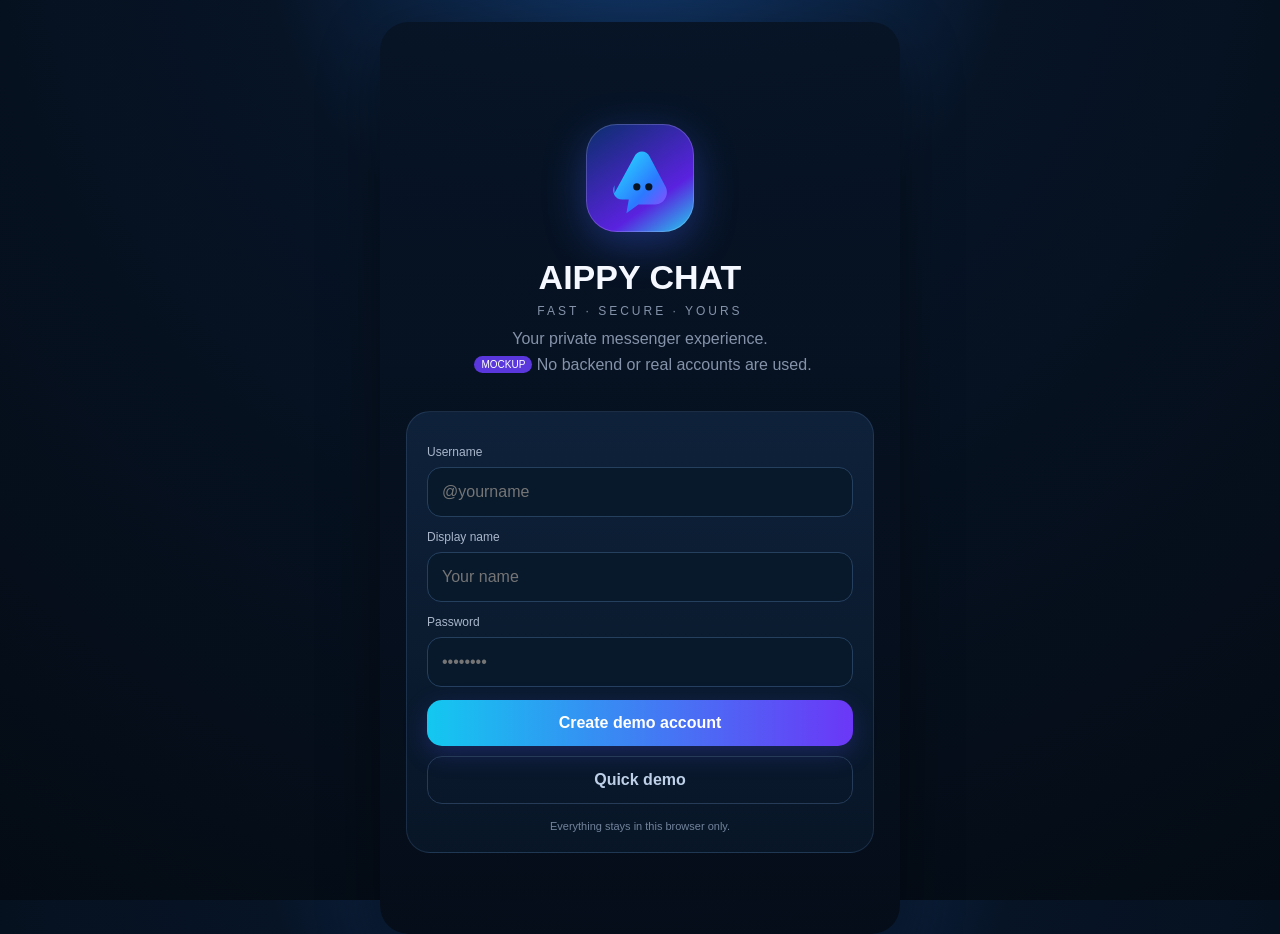
<file: aippy-chat/index.html>
<!doctype html>
<html lang="en" dir="ltr">
<head>
<meta charset="utf-8">
<meta name="viewport" content="width=device-width,initial-scale=1,viewport-fit=cover,user-scalable=no">
<meta name="theme-color" content="#071426">
<meta name="apple-mobile-web-app-capable" content="yes">
<meta name="apple-mobile-web-app-status-bar-style" content="black-translucent">
<meta name="apple-mobile-web-app-title" content="AIPPY Chat">
<link rel="manifest" href="manifest.webmanifest">
<title>AIPPY Chat</title>
<style>
:root{--bg:#06111f;--panel:#0b1b30;--panel2:#10243d;--line:#203553;--text:#f5f8ff;--muted:#8493aa;--cyan:#22d3ee;--blue:#2386ff;--purple:#7c3aed;--green:#13d7a5;--danger:#ff4d67;--bubble:#123253;--mine:#0b6b60;--shadow:0 20px 60px rgba(0,0,0,.38)}*{box-sizing:border-box;-webkit-tap-highlight-color:transparent}html,body{margin:0;height:100%;background:radial-gradient(circle at 50% -10%,#12396d 0,#071426 32%,#040b14 100%);color:var(--text);font-family:Inter,-apple-system,BlinkMacSystemFont,"SF Pro Display","Segoe UI",sans-serif}button,input,textarea{font:inherit}.hidden{display:none!important}.app{min-height:100%;max-width:520px;margin:auto;background:linear-gradient(180deg,rgba(7,20,38,.98),rgba(5,13,25,.99));position:relative;overflow:hidden;box-shadow:var(--shadow)}.safe-top{height:max(env(safe-area-inset-top),12px)}.logo{width:78px;height:78px;border-radius:24px;background:linear-gradient(145deg,#092f6a,#5a22df 68%,#22d3ee);display:grid;place-items:center;box-shadow:0 12px 40px rgba(62,100,255,.35),inset 0 0 0 1px rgba(255,255,255,.18)}.logo svg{width:58px;height:58px}.brand-name{font-weight:900;letter-spacing:.1em;font-size:28px}.brand-sub{color:var(--muted);font-size:12px;letter-spacing:.25em;margin-top:3px}.welcome{min-height:100vh;padding:10vh 26px 34px;display:flex;flex-direction:column;align-items:center}.welcome .logo{width:108px;height:108px;border-radius:31px}.welcome .logo svg{width:80px;height:80px}.welcome h1{margin:26px 0 4px;font-size:34px}.welcome p{color:var(--muted);text-align:center;line-height:1.6;margin:8px 0 34px}.card{width:100%;background:linear-gradient(180deg,rgba(15,35,60,.95),rgba(8,23,40,.95));border:1px solid rgba(125,166,224,.16);border-radius:24px;padding:20px}.field{margin:13px 0}.field label{font-size:12px;color:#a9b6ca;display:block;margin-bottom:8px}.field input{width:100%;border:1px solid #25405f;background:#08192c;color:#fff;border-radius:14px;padding:15px 14px;outline:none}.field input:focus{border-color:#397aff;box-shadow:0 0 0 3px rgba(57,122,255,.13)}.btn{border:0;border-radius:15px;padding:14px 16px;font-weight:800;color:white;background:#172a43;cursor:pointer}.btn.primary{width:100%;background:linear-gradient(90deg,#13c8f0,#6b37f7);box-shadow:0 8px 24px rgba(74,77,244,.25)}.btn.ghost{width:100%;margin-top:10px;background:transparent;border:1px solid #253b58;color:#bdd0e8}.demo-note{font-size:11px;color:#73839b;text-align:center;margin-top:16px}.topbar{height:70px;padding:8px 16px;display:flex;align-items:center;justify-content:space-between;background:rgba(6,17,31,.94);border-bottom:1px solid rgba(255,255,255,.05);position:sticky;top:0;z-index:9;backdrop-filter:blur(18px)}.top-left{display:flex;align-items:center;gap:11px}.mini-logo{width:38px;height:38px;border-radius:12px;background:linear-gradient(145deg,#0863c8,#6b35ed 70%,#13d7e8);display:grid;place-items:center}.mini-logo svg{width:29px;height:29px}.title{font-weight:850;font-size:22px}.subtitle{font-size:12px;color:var(--muted);margin-top:1px}.icon-btn{width:40px;height:40px;border-radius:13px;border:0;background:#10233b;color:#dcecff;display:grid;place-items:center;font-size:19px}.content{padding-bottom:82px}.search-row{display:flex;gap:9px;padding:12px 14px}.search{flex:1;background:#0d2037;border:1px solid rgba(255,255,255,.05);border-radius:13px;padding:12px 14px;color:#fff;outline:none}.filter-row{display:flex;gap:7px;padding:0 14px 10px;overflow:auto}.chip{white-space:nowrap;border:0;border-radius:20px;padding:7px 12px;color:#9eb0c9;background:#10233a;font-size:12px}.chip.active{color:#fff;background:linear-gradient(90deg,#296eff,#6a3bf4)}.list{padding:0 10px}.row{display:flex;align-items:center;gap:12px;padding:12px 8px;border-bottom:1px solid rgba(255,255,255,.045);cursor:pointer}.avatar{width:52px;height:52px;flex:0 0 52px;border-radius:50%;display:grid;place-items:center;font-weight:900;font-size:19px;color:#fff;position:relative;background:linear-gradient(145deg,#1b769c,#5739dc)}.avatar.online:after{content:"";position:absolute;width:11px;height:11px;border-radius:50%;background:#17d59a;border:2px solid #071426;right:0;bottom:1px}.row-main{min-width:0;flex:1}.row-top{display:flex;justify-content:space-between;gap:10px}.row-name{font-weight:780}.row-time{font-size:11px;color:#6f829d}.preview{color:#8fa1b9;font-size:13px;white-space:nowrap;text-overflow:ellipsis;overflow:hidden;margin-top:5px}.unread{min-width:21px;height:21px;padding:0 6px;border-radius:11px;background:#1d85ff;display:grid;place-items:center;font-size:11px;font-weight:900}.bottom{height:75px;position:fixed;bottom:0;left:50%;transform:translateX(-50%);max-width:520px;width:100%;display:grid;grid-template-columns:repeat(4,1fr);background:rgba(5,15,27,.96);border-top:1px solid rgba(255,255,255,.07);padding-bottom:env(safe-area-inset-bottom);z-index:10;backdrop-filter:blur(20px)}.tab{border:0;background:none;color:#6e819c;display:flex;flex-direction:column;align-items:center;justify-content:center;gap:4px;font-size:10px}.tab .i{font-size:19px}.tab.active{color:#31c7ff}.fab{position:fixed;right:max(calc((100vw - 520px)/2 + 18px),18px);bottom:92px;width:56px;height:56px;border-radius:18px;border:0;color:#fff;background:linear-gradient(145deg,#247dff,#7b35f1);font-size:24px;box-shadow:0 13px 32px rgba(55,83,255,.36);z-index:8}.section-title{padding:16px 18px 8px;font-size:13px;color:#7290b6;text-transform:uppercase;letter-spacing:.08em}.profile-card{margin:16px;background:linear-gradient(145deg,#0f2846,#132e51);border:1px solid #203c61;border-radius:22px;padding:18px;display:flex;align-items:center;gap:14px}.settings-list{margin:0 14px;background:#0a1d33;border-radius:20px;overflow:hidden;border:1px solid rgba(255,255,255,.045)}.settings-item{display:flex;align-items:center;gap:13px;padding:15px;border-bottom:1px solid rgba(255,255,255,.05)}.settings-item:last-child{border-bottom:0}.settings-item .sicon{width:34px;height:34px;border-radius:10px;background:#183553;display:grid;place-items:center}.settings-item .grow{flex:1}.settings-item small{display:block;color:#7386a1;margin-top:2px}.story-row{display:flex;gap:13px;overflow:auto;padding:14px}.story{text-align:center;font-size:11px;color:#a8b6c9}.story .avatar{border:3px solid #514cff;box-shadow:0 0 0 2px #071426;width:58px;height:58px;margin-bottom:6px}.chat{height:100vh;display:flex;flex-direction:column;background:radial-gradient(circle at top,#0e2a47,#07121f 55%)}.chat-head{height:70px;padding:8px 12px;display:flex;align-items:center;gap:10px;background:rgba(6,17,31,.95);border-bottom:1px solid rgba(255,255,255,.06);padding-top:max(env(safe-area-inset-top),8px)}.back{border:0;background:none;color:#dfeeff;font-size:25px;padding:7px}.chat-head .avatar{width:42px;height:42px;flex-basis:42px;font-size:15px}.chat-person{flex:1}.chat-person b{display:block}.online-text{color:#19d89d;font-size:11px;margin-top:2px}.messages{flex:1;overflow:auto;padding:18px 12px 16px}.bubble{max-width:80%;padding:10px 12px;border-radius:18px 18px 18px 5px;background:var(--bubble);margin:7px 0;line-height:1.4;font-size:14px;box-shadow:0 5px 12px rgba(0,0,0,.1)}.bubble.mine{margin-left:auto;background:var(--mine);border-radius:18px 18px 5px 18px}.bubble .bt{font-size:9px;color:#8ba1b9;text-align:right;margin-top:5px}.media-preview{max-width:100%;border-radius:13px;margin-top:7px}.file-card{display:flex;align-items:center;gap:9px;padding:9px;border-radius:12px;background:rgba(0,0,0,.18);margin-top:4px}.voice{display:flex;align-items:center;gap:8px}.voice button{border:0;width:33px;height:33px;border-radius:50%;background:#2c7cff;color:white}.wave{height:22px;flex:1;background:repeating-linear-gradient(90deg,#55cafa 0 2px,transparent 2px 5px);mask:linear-gradient(180deg,transparent,#000 25%,#000 75%,transparent)}.composer{display:flex;gap:7px;padding:8px 10px calc(8px + env(safe-area-inset-bottom));background:#06111f;border-top:1px solid rgba(255,255,255,.06);align-items:flex-end}.composer textarea{flex:1;max-height:120px;resize:none;background:#10233b;border:1px solid rgba(255,255,255,.06);border-radius:18px;padding:11px 13px;color:#fff;outline:none}.circle{width:43px;height:43px;border:0;border-radius:50%;background:#17314f;color:#fff;font-size:18px}.send{background:linear-gradient(145deg,#168eff,#6a3af0)}.sheet-back{position:fixed;inset:0;background:rgba(0,0,0,.55);z-index:30;display:flex;align-items:flex-end;justify-content:center}.sheet{width:min(520px,100%);background:#0d2036;border-radius:26px 26px 0 0;padding:13px 16px calc(22px + env(safe-area-inset-bottom));border-top:1px solid #29405e}.handle{width:40px;height:4px;border-radius:4px;background:#52647c;margin:0 auto 18px}.attach-grid{display:grid;grid-template-columns:repeat(3,1fr);gap:10px}.attach{border:0;border-radius:16px;padding:18px 7px;background:#132b48;color:#fff}.attach span{font-size:23px;display:block;margin-bottom:7px}.modal-back{position:fixed;inset:0;background:rgba(2,7,13,.78);z-index:40;display:grid;place-items:center;padding:20px;backdrop-filter:blur(9px)}.modal{width:min(440px,100%);background:#0d2036;border:1px solid #294563;border-radius:24px;padding:20px;box-shadow:var(--shadow)}.modal h3{margin:0 0 8px}.modal p{color:#8496af;font-size:13px;line-height:1.55}.modal input{width:100%;background:#08192c;border:1px solid #29425f;color:#fff;padding:13px;border-radius:13px;margin:9px 0 14px}.modal-actions{display:flex;gap:8px}.modal-actions .btn{flex:1}.call-screen{position:fixed;inset:0;z-index:50;background:linear-gradient(180deg,#0b2543,#020812 75%);display:flex;flex-direction:column;align-items:center;padding:max(env(safe-area-inset-top),35px) 22px calc(26px + env(safe-area-inset-bottom))}.call-screen video{position:absolute;inset:0;width:100%;height:100%;object-fit:cover;opacity:.65}.call-shade{position:absolute;inset:0;background:linear-gradient(180deg,rgba(0,0,0,.15),rgba(0,0,0,.15) 45%,rgba(1,7,14,.9))}.call-content{position:relative;z-index:2;text-align:center;width:100%;height:100%;display:flex;flex-direction:column;align-items:center}.call-screen .avatar{width:116px;height:116px;flex-basis:116px;font-size:38px;margin-top:13vh}.call-screen h2{font-size:30px;margin:18px 0 5px}.call-state{color:#b8c6d9}.call-controls{margin-top:auto;display:flex;gap:17px}.call-controls button{width:60px;height:60px;border-radius:50%;border:0;background:rgba(255,255,255,.14);color:#fff;font-size:22px;backdrop-filter:blur(12px)}.call-controls .end{background:#ff405b}.toast{position:fixed;left:50%;transform:translateX(-50%);bottom:95px;z-index:100;background:#162a43;border:1px solid #2c4565;color:#fff;border-radius:14px;padding:11px 15px;max-width:88%;font-size:13px;box-shadow:var(--shadow)}.recorder{text-align:center}.mic-orb{width:120px;height:120px;border-radius:50%;margin:22px auto;background:radial-gradient(circle,#26d1ff,#4825d8 70%);display:grid;place-items:center;font-size:48px;box-shadow:0 0 0 10px rgba(55,81,255,.08),0 0 48px rgba(36,105,255,.38)}.timer{font-size:28px;font-weight:800}.mock-badge{font-size:10px;background:#5937dd;color:#fff;border-radius:10px;padding:3px 7px;margin-left:6px;vertical-align:middle}.empty{text-align:center;color:#71839c;padding:70px 30px}.status-pill{display:inline-flex;align-items:center;gap:5px;color:#13d7a5;font-size:11px}.status-pill:before{content:"";width:7px;height:7px;background:#13d7a5;border-radius:50%}@media(min-width:521px){body{padding:22px 0}.app{min-height:calc(100vh - 44px);border-radius:28px}.bottom{bottom:22px;border-radius:0 0 28px 28px}.chat{height:calc(100vh - 44px);border-radius:28px;overflow:hidden}.call-screen{max-width:520px;left:50%;transform:translateX(-50%);border-radius:28px;top:22px;bottom:22px}}
</style>
</head>
<body>
<div class="app" id="app"></div>
<input id="fileInput" type="file" hidden>
<div id="toast" class="toast hidden"></div>
<script>
const $=s=>document.querySelector(s), app=$('#app'), toast=$('#toast');
const logo=`<div class="logo"><svg viewBox="0 0 100 100" aria-label="AIPPY Chat logo"><defs><linearGradient id="g" x1="0" y1="0" x2="1" y2="1"><stop stop-color="#27e8ff"/><stop offset=".62" stop-color="#2b79ff"/><stop offset="1" stop-color="#9b45ff"/></linearGradient></defs><path d="M18 69 43 23c4-8 15-8 19 0l20 38c5 10-2 22-13 22H48L33 94l3-17h-8c-9 0-14-9-10-18Z" fill="url(#g)"/><circle cx="46" cy="61" r="4.5" fill="#071426"/><circle cx="61" cy="61" r="4.5" fill="#071426"/></svg></div>`;
const miniLogo=`<div class="mini-logo"><svg viewBox="0 0 100 100"><defs><linearGradient id="mg" x1="0" y1="0" x2="1" y2="1"><stop stop-color="#30e8ff"/><stop offset=".65" stop-color="#3975ff"/><stop offset="1" stop-color="#a64bff"/></linearGradient></defs><path d="M18 69 43 23c4-8 15-8 19 0l20 38c5 10-2 22-13 22H48L33 94l3-17h-8c-9 0-14-9-10-18Z" fill="url(#mg)"/><circle cx="46" cy="61" r="4.5" fill="#071426"/><circle cx="61" cy="61" r="4.5" fill="#071426"/></svg></div>`;
let user=JSON.parse(localStorage.getItem('aippyChatUser')||'null');
let contacts=JSON.parse(localStorage.getItem('aippyContacts')||'null')||[
{id:'sarah',name:'Sarah',username:'@sarah',avatar:'S',online:true,last:'Looks amazing! 🔥',time:'1:32 AM',unread:2},
{id:'team',name:'AIPPY Team',username:'@aippyteam',avatar:'A',online:true,last:'📎 File: game_plan.pdf',time:'12:45 AM',unread:1},
{id:'abdullah',name:'Abdullah',username:'@abdullah',avatar:'ع',online:true,last:'🎙 Voice message',time:'12:12 AM',unread:0},
{id:'layla',name:'Layla',username:'@layla',avatar:'L',online:false,last:'📷 Photo',time:'Yesterday',unread:0},
{id:'omar',name:'Omar',username:'@omar',avatar:'O',online:true,last:'📹 Video call · 12m',time:'Yesterday',unread:0}
];
let activeTab='chats', current=null, mediaRecorder=null, chunks=[], recTimer=null, recSeconds=0, callStream=null;
const messages={
sarah:[{mine:false,type:'text',text:'Hey 👋 welcome to AIPPY Chat',time:'1:28 AM'},{mine:false,type:'text',text:'This is a full interactive mockup — no backend connected.',time:'1:29 AM'},{mine:true,type:'text',text:'Perfect, I want to test the flow.',time:'1:30 AM'}],
team:[{mine:false,type:'text',text:'Your design files are ready.',time:'12:44 AM'},{mine:false,type:'file',name:'game_plan.pdf',size:'2.4 MB',time:'12:45 AM'}],
omar:[{mine:false,type:'text',text:'Try the audio or video call buttons above.',time:'Yesterday'}]
};
function saveContacts(){localStorage.setItem('aippyContacts',JSON.stringify(contacts))}
function showToast(t){toast.textContent=t;toast.classList.remove('hidden');clearTimeout(showToast.t);showToast.t=setTimeout(()=>toast.classList.add('hidden'),2400)}
function welcome(){app.innerHTML=`<div class="safe-top"></div><section class="welcome">${logo}<h1>AIPPY CHAT</h1><div class="brand-sub">FAST · SECURE · YOURS</div><p>Your private messenger experience.<br><span class="mock-badge">MOCKUP</span> No backend or real accounts are used.</p><div class="card"><div class="field"><label>Username</label><input id="username" placeholder="@yourname" autocapitalize="none"></div><div class="field"><label>Display name</label><input id="displayName" placeholder="Your name"></div><div class="field"><label>Password</label><input id="password" type="password" placeholder="••••••••"></div><button class="btn primary" id="create">Create demo account</button><button class="btn ghost" id="quick">Quick demo</button><div class="demo-note">Everything stays in this browser only.</div></div></section>`;
$('#create').onclick=()=>{const u=$('#username').value.trim().replace(/^@/,'');const n=$('#displayName').value.trim();if(!u||!n)return showToast('Enter a username and display name');user={username:'@'+u,name:n};localStorage.setItem('aippyChatUser',JSON.stringify(user));home()};
$('#quick').onclick=()=>{user={username:'@demo',name:'Demo User'};localStorage.setItem('aippyChatUser',JSON.stringify(user));home()};}
function header(title='Chats',sub=''){return `<div class="safe-top"></div><header class="topbar"><div class="top-left">${miniLogo}<div><div class="title">${title}<span class="mock-badge">DEMO</span></div>${sub?`<div class="subtitle">${sub}</div>`:''}</div></div><button class="icon-btn" id="topAction">⌕</button></header>`}
function bottom(){return `<nav class="bottom"><button class="tab ${activeTab==='chats'?'active':''}" data-tab="chats"><span class="i">◉</span>Chats</button><button class="tab ${activeTab==='calls'?'active':''}" data-tab="calls"><span class="i">☎</span>Calls</button><button class="tab ${activeTab==='status'?'active':''}" data-tab="status"><span class="i">◌</span>Status</button><button class="tab ${activeTab==='settings'?'active':''}" data-tab="settings"><span class="i">⚙</span>Settings</button></nav>`}
function bindTabs(){document.querySelectorAll('.tab').forEach(b=>b.onclick=()=>{activeTab=b.dataset.tab;home()})}
function home(){if(!user)return welcome();if(activeTab==='chats')chats();else if(activeTab==='calls')calls();else if(activeTab==='status')statusView();else settings();}
function chats(){app.innerHTML=header('Chats',user.username)+`<main class="content"><div class="search-row"><input class="search" id="search" placeholder="Search chats"><button class="icon-btn" id="addBtn">＋</button></div><div class="filter-row"><button class="chip active">All</button><button class="chip">Unread</button><button class="chip">Groups</button><button class="chip">Archived</button></div><div class="list" id="chatList"></div></main><button class="fab" id="fab">✎</button>${bottom()}`;renderContacts();bindTabs();$('#addBtn').onclick=addUserModal;$('#fab').onclick=addUserModal;$('#search').oninput=e=>renderContacts(e.target.value);$('#topAction').onclick=()=>$('#search').focus();}
function renderContacts(q=''){const list=$('#chatList');const rows=contacts.filter(c=>(c.name+' '+c.username).toLowerCase().includes(q.toLowerCase())).map(c=>`<div class="row" data-id="${c.id}"><div class="avatar ${c.online?'online':''}">${c.avatar}</div><div class="row-main"><div class="row-top"><span class="row-name">${c.name}</span><span class="row-time">${c.time||''}</span></div><div class="row-top"><span class="preview">${c.last||c.username}</span>${c.unread?`<span class="unread">${c.unread}</span>`:''}</div></div></div>`).join('');list.innerHTML=rows||`<div class="empty">No chats found</div>`;list.querySelectorAll('.row').forEach(r=>r.onclick=()=>openChat(r.dataset.id));}
function addUserModal(){document.body.insertAdjacentHTML('beforeend',`<div class="modal-back" id="modalBack"><div class="modal"><h3>Add by username</h3><p>No phone number needed. In this mockup any username you enter creates a local demo contact.</p><input id="newUser" placeholder="@username" autocapitalize="none"><div class="modal-actions"><button class="btn" id="cancelModal">Cancel</button><button class="btn primary" id="addUser">Add user</button></div></div></div>`);$('#cancelModal').onclick=()=>$('#modalBack').remove();$('#addUser').onclick=()=>{let v=$('#newUser').value.trim().replace(/^@/,'');if(!v)return;let c={id:'u'+Date.now(),name:v.charAt(0).toUpperCase()+v.slice(1),username:'@'+v,avatar:v.charAt(0).toUpperCase(),online:true,last:'New contact',time:'Now',unread:0};contacts.unshift(c);saveContacts();$('#modalBack').remove();showToast('User added locally');renderContacts();};}
function openChat(id){current=contacts.find(c=>c.id===id);if(!current)return;current.unread=0;saveContacts();if(!messages[id])messages[id]=[];app.innerHTML=`<section class="chat"><header class="chat-head"><button class="back" id="back">‹</button><div class="avatar ${current.online?'online':''}">${current.avatar}</div><div class="chat-person"><b>${current.name}</b><div class="online-text">${current.online?'Online':'Last seen recently'}</div></div><button class="icon-btn" id="audioCall">☎</button><button class="icon-btn" id="videoCall">▣</button></header><div class="messages" id="messages"></div><div class="composer"><button class="circle" id="attach">＋</button><textarea id="msg" rows="1" placeholder="Message"></textarea><button class="circle" id="voiceBtn">🎙</button><button class="circle send" id="send">➤</button></div></section>`;renderMessages();$('#back').onclick=home;$('#send').onclick=sendText;$('#msg').onkeydown=e=>{if(e.key==='Enter'&&!e.shiftKey){e.preventDefault();sendText()}};$('#attach').onclick=attachSheet;$('#voiceBtn').onclick=voiceModal;$('#audioCall').onclick=()=>startCall(false);$('#videoCall').onclick=()=>startCall(true);}
function renderMessages(){const box=$('#messages');box.innerHTML=(messages[current.id]||[]).map(m=>{let body='';if(m.type==='text')body=escapeHtml(m.text);if(m.type==='file')body=`<div class="file-card"><span>📄</span><div><b>${escapeHtml(m.name)}</b><div class="subtitle">${m.size||'File'}</div></div></div>`;if(m.type==='image')body=`<div>📷 Photo</div><img class="media-preview" src="${m.url}">`;if(m.type==='video')body=`<video class="media-preview" src="${m.url}" controls playsinline></video>`;if(m.type==='voice')body=`<div class="voice"><button onclick="this.nextElementSibling.nextElementSibling.play()">▶</button><div class="wave"></div><audio src="${m.url}"></audio><span>${m.duration||'0:07'}</span></div>`;return `<div class="bubble ${m.mine?'mine':''}">${body}<div class="bt">${m.time||'Now'} ${m.mine?'✓✓':''}</div></div>`}).join('')||`<div class="empty">Start a conversation with ${current.name}</div>`;box.scrollTop=box.scrollHeight;}
function sendText(){const el=$('#msg'),t=el.value.trim();if(!t)return;messages[current.id].push({mine:true,type:'text',text:t,time:now()});current.last=t;current.time='Now';el.value='';renderMessages();setTimeout(()=>{if(Math.random()>.35){messages[current.id].push({mine:false,type:'text',text:['Nice 👌','Got it!','Looks good 🔥','This is only a local demo reply.'][Math.floor(Math.random()*4)],time:now()});renderMessages();mockNotify(current.name,'New demo message')}} ,1000);}
function attachSheet(){document.body.insertAdjacentHTML('beforeend',`<div class="sheet-back" id="sheetBack"><div class="sheet"><div class="handle"></div><div class="attach-grid"><button class="attach" data-type="image"><span>🖼</span>Photo</button><button class="attach" data-type="video"><span>🎬</span>Video</button><button class="attach" data-type="file"><span>📄</span>Document</button></div></div></div>`);$('#sheetBack').onclick=e=>{if(e.target.id==='sheetBack')e.currentTarget.remove()};document.querySelectorAll('.attach').forEach(b=>b.onclick=()=>pickFile(b.dataset.type));}
function pickFile(type){$('#sheetBack')?.remove();const input=$('#fileInput');input.accept=type==='image'?'image/*':type==='video'?'video/*':'*/*';input.onchange=()=>{const f=input.files[0];if(!f)return;const url=URL.createObjectURL(f);if(type==='image')messages[current.id].push({mine:true,type:'image',url,time:now()});else if(type==='video')messages[current.id].push({mine:true,type:'video',url,time:now()});else messages[current.id].push({mine:true,type:'file',name:f.name,size:formatSize(f.size),time:now()});renderMessages();input.value=''};input.click();}
function voiceModal(){document.body.insertAdjacentHTML('beforeend',`<div class="modal-back" id="voiceBack"><div class="modal recorder"><h3>Voice message</h3><div class="mic-orb">🎙</div><div class="timer" id="timer">0:00</div><p id="recState">Tap record to start</p><div class="modal-actions"><button class="btn" id="cancelRec">Cancel</button><button class="btn primary" id="recordBtn">Record</button></div></div></div>`);$('#cancelRec').onclick=stopAndCloseRecorder;$('#recordBtn').onclick=startRecording;}
async function startRecording(){if(mediaRecorder&&mediaRecorder.state==='recording'){mediaRecorder.stop();return}try{const stream=await navigator.mediaDevices.getUserMedia({audio:true});chunks=[];mediaRecorder=new MediaRecorder(stream);mediaRecorder.ondataavailable=e=>chunks.push(e.data);mediaRecorder.onstop=()=>{clearInterval(recTimer);const blob=new Blob(chunks,{type:mediaRecorder.mimeType||'audio/webm'}),url=URL.createObjectURL(blob);messages[current.id].push({mine:true,type:'voice',url,duration:fmtTime(recSeconds),time:now()});stream.getTracks().forEach(t=>t.stop());$('#voiceBack')?.remove();renderMessages();};mediaRecorder.start();recSeconds=0;$('#recordBtn').textContent='Send';$('#recState').textContent='Recording…';recTimer=setInterval(()=>{recSeconds++;$('#timer').textContent=fmtTime(recSeconds)},1000)}catch(e){showToast('Microphone unavailable — added a simulated voice message');messages[current.id].push({mine:true,type:'voice',url:'',duration:'0:07',time:now()});$('#voiceBack')?.remove();renderMessages();}}
function stopAndCloseRecorder(){if(mediaRecorder&&mediaRecorder.state==='recording'){mediaRecorder.stream.getTracks().forEach(t=>t.stop());mediaRecorder=null}clearInterval(recTimer);$('#voiceBack')?.remove()}
function calls(){app.innerHTML=header('Calls','Recent demo calls')+`<main class="content"><div class="section-title">Recent</div><div class="list">${contacts.slice(0,4).map((c,i)=>`<div class="row" data-call="${c.id}"><div class="avatar">${c.avatar}</div><div class="row-main"><div class="row-name">${c.name}</div><div class="preview">${i%2?'↙ Incoming':'↗ Outgoing'} · ${i+2} min</div></div><button class="icon-btn">☎</button></div>`).join('')}</div></main>${bottom()}`;bindTabs();document.querySelectorAll('[data-call]').forEach(r=>r.onclick=()=>{current=contacts.find(c=>c.id===r.dataset.call);startCall(false)});}
function statusView(){app.innerHTML=header('Status','Stories mockup')+`<main class="content"><div class="section-title">Recent updates</div><div class="story-row">${contacts.slice(0,5).map(c=>`<div class="story"><div class="avatar">${c.avatar}</div>${c.name}</div>`).join('')}</div><div class="section-title">Channels</div><div class="list"><div class="row"><div class="avatar">A</div><div class="row-main"><div class="row-name">AIPPY News</div><div class="preview">New update coming soon 🚀</div></div></div><div class="row"><div class="avatar">D</div><div class="row-main"><div class="row-name">Design</div><div class="preview">Fresh UI inspiration</div></div></div></div></main>${bottom()}`;bindTabs();}
function settings(){app.innerHTML=header('Settings','Your local demo profile')+`<main class="content"><div class="profile-card"><div class="avatar online">${(user.name||'U').charAt(0).toUpperCase()}</div><div><b>${escapeHtml(user.name)}</b><div class="subtitle">${escapeHtml(user.username)}</div><div class="status-pill">Online</div></div></div><div class="settings-list"><div class="settings-item"><div class="sicon">👤</div><div class="grow"><b>Account</b><small>Username only · no phone number</small></div><span>›</span></div><div class="settings-item"><div class="sicon">🔒</div><div class="grow"><b>Privacy & Security</b><small>End-to-end encryption UI mockup</small></div><span>›</span></div><div class="settings-item" id="notify"><div class="sicon">🔔</div><div class="grow"><b>Notifications</b><small>Enable and test browser notifications</small></div><span>›</span></div><div class="settings-item"><div class="sicon">🗂</div><div class="grow"><b>Data & Storage</b><small>Photos, videos and documents</small></div><span>›</span></div><div class="settings-item"><div class="sicon">◐</div><div class="grow"><b>Appearance</b><small>Dark theme</small></div><span>›</span></div><div class="settings-item" id="logout"><div class="sicon">↪</div><div class="grow"><b>Reset demo</b><small>Clear local profile and contacts</small></div><span>›</span></div></div></main>${bottom()}`;bindTabs();$('#notify').onclick=requestNotifications;$('#logout').onclick=()=>{if(confirm('Reset this local demo?')){localStorage.removeItem('aippyChatUser');localStorage.removeItem('aippyContacts');user=null;location.reload()}};}
async function requestNotifications(){if(!('Notification'in window))return showToast('Browser notifications are not supported here');let p=Notification.permission;if(p!=='granted')p=await Notification.requestPermission();if(p==='granted'){new Notification('AIPPY Chat',{body:'Push-style notification test is working.'});showToast('Test notification sent')}else showToast('Notification permission was not granted')}
function mockNotify(title,body){if(document.hidden&&'Notification'in window&&Notification.permission==='granted')new Notification(title,{body})}
async function startCall(video){if(!current)current=contacts[0];document.body.insertAdjacentHTML('beforeend',`<div class="call-screen" id="callScreen"><video id="selfVideo" class="hidden" autoplay muted playsinline></video><div class="call-shade"></div><div class="call-content"><div class="avatar">${current.avatar}</div><h2>${current.name}</h2><div class="call-state">${video?'Video':'Audio'} call · mock connection</div><div class="call-controls"><button id="muteCall">🎙</button>${video?'<button id="camCall">▣</button>':''}<button id="speakerCall">🔊</button><button class="end" id="endCall">☎</button></div></div></div>`);if(video){try{callStream=await navigator.mediaDevices.getUserMedia({video:true,audio:true});const v=$('#selfVideo');v.srcObject=callStream;v.classList.remove('hidden')}catch(e){showToast('Camera permission denied — call UI still works')}}else{try{callStream=await navigator.mediaDevices.getUserMedia({audio:true})}catch(e){}}$('#endCall').onclick=endCall;$('#muteCall').onclick=e=>{if(callStream){const tracks=callStream.getAudioTracks();tracks.forEach(t=>t.enabled=!t.enabled);e.currentTarget.textContent=tracks[0]?.enabled?'🎙':'🔇'}};$('#camCall')&&($('#camCall').onclick=e=>{if(callStream){const t=callStream.getVideoTracks()[0];if(t){t.enabled=!t.enabled;e.currentTarget.textContent=t.enabled?'▣':'⊘'}}});}
function endCall(){if(callStream)callStream.getTracks().forEach(t=>t.stop());callStream=null;$('#callScreen')?.remove()}
function now(){return new Date().toLocaleTimeString([],{hour:'numeric',minute:'2-digit'})}function fmtTime(s){return Math.floor(s/60)+':'+String(s%60).padStart(2,'0')}function formatSize(n){if(n<1024)return n+' B';if(n<1048576)return (n/1024).toFixed(1)+' KB';return (n/1048576).toFixed(1)+' MB'}function escapeHtml(s=''){return s.replace(/[&<>'"]/g,c=>({'&':'&amp;','<':'&lt;','>':'&gt;',"'":'&#39;','"':'&quot;'}[c]))}
if('serviceWorker'in navigator)navigator.serviceWorker.register('sw.js').catch(()=>{});home();
</script>
</body>
</html>
</file>
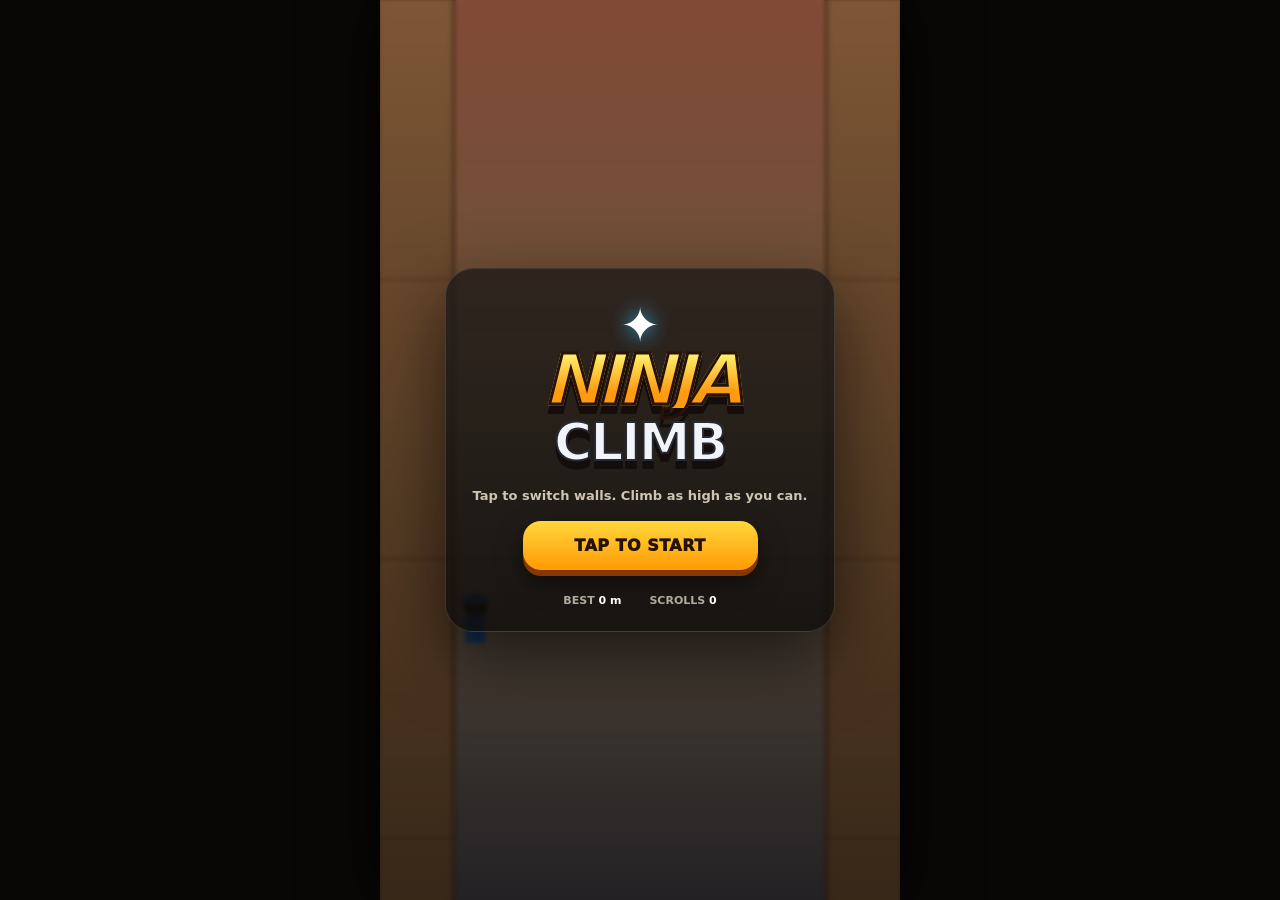
<file: ninja-climb/index.html>
<!doctype html>
<html lang="en"><head>
<meta charset="utf-8"><meta name="viewport" content="width=device-width,initial-scale=1,maximum-scale=1,user-scalable=no,viewport-fit=cover">
<meta name="theme-color" content="#17100a"><meta name="apple-mobile-web-app-capable" content="yes"><title>Ninja Climb</title><link rel="stylesheet" href="style.css">
</head><body><main id="app"><canvas id="game"></canvas>
<div id="hud" class="hud hidden"><div class="hud-block"><span>ALTITUDE</span><strong><b id="altitude">0</b> <small>m</small></strong></div><div class="hud-block right"><span>SCROLLS</span><strong id="scrolls">0</strong></div></div><button id="pauseBtn" class="icon-btn hidden">Ⅱ</button>
<section id="startPanel" class="panel start-panel"><div class="logo-wrap"><div class="shuriken">✦</div><h1><span>NINJA</span><small>CLIMB</small></h1><p>Tap to switch walls. Climb as high as you can.</p><button id="startBtn" class="primary">TAP TO START</button><div class="start-meta"><span>BEST <b id="bestStart">0 m</b></span><span>SCROLLS <b id="bankStart">0</b></span></div></div></section>
<section id="gameOverPanel" class="panel game-over hidden"><div class="over-card"><h2>GAME<br>OVER</h2><div class="score-pill"><span>Altitude</span><strong><b id="finalAltitude">0</b> m</strong></div><button id="retryBtn" class="primary">RETRY</button><div class="row-buttons"><button id="shopBtn">🛒 SHOP</button><button id="settingsBtn">⚙ SETTINGS</button></div><button id="reviveBtn" class="revive hidden">REVIVE <small>500</small></button><p>Tap RETRY to climb again</p></div></section>
<section id="pausePanel" class="panel compact hidden"><div class="card"><h3>PAUSED</h3><button id="resumeBtn" class="primary">RESUME</button><button id="restartBtn">RESTART</button></div></section>
<section id="shopPanel" class="panel compact hidden"><div class="card shop-card-wrap"><h3>SHOP</h3><div class="skin-row active" data-skin="blue"><div class="skin-preview blue"></div><div><b>Blue Ninja</b><small>Default</small></div><button id="blueSkinBtn">SELECT</button></div><div class="skin-row" data-skin="gold"><div class="skin-preview gold"></div><div><b>Golden Ninja</b><small>4,000 Scrolls</small></div><button id="goldSkinBtn">UNLOCK</button></div><button id="closeShopBtn" class="primary">BACK</button></div></section>
<div id="toast" class="toast hidden"></div></main><script src="game.js"></script></body></html>
</file>
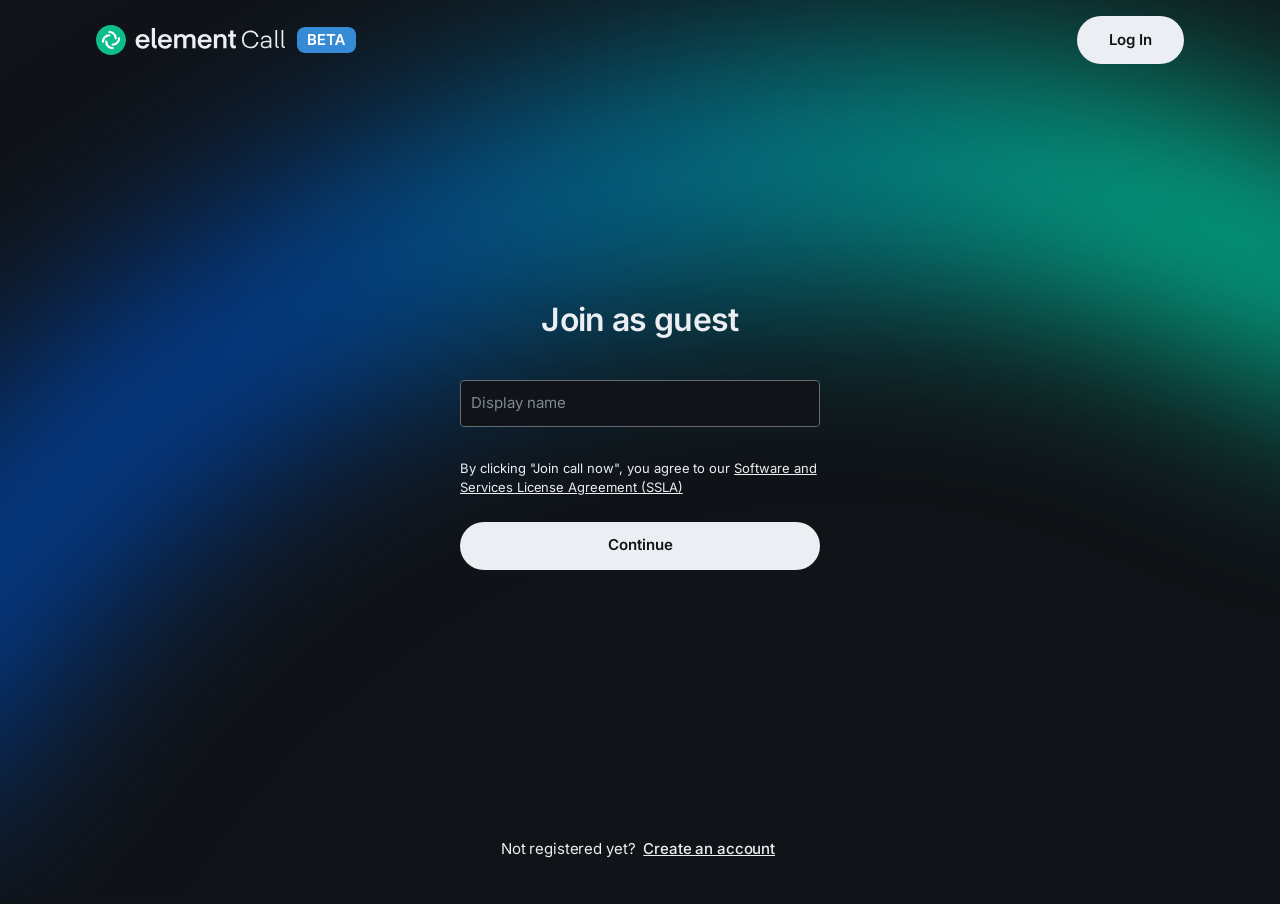
<file: matrix-messenger-demo/widgets/element-call/index.html>
<!doctype html><html lang="en"><head><meta charset="UTF-8"><meta name="viewport" content="viewport-fit=cover,width=device-width,initial-scale=1,maximum-scale=1"><title>Element Call</title><script>window.global = window;</script><script>if (!Promise.withResolvers) {
        Promise.withResolvers = function () {
          var resolve, reject;
          var promise = new Promise(function (a, b) {
            resolve = a;
            reject = b;
          });
          return { promise: promise, resolve: resolve, reject: reject };
        };
      }</script><script type="module" crossorigin src="./assets/index-ZYqhOGev.js"></script><link rel="modulepreload" crossorigin href="./assets/_sentry-release-injection-file-CD3YgipC.js"><link rel="modulepreload" crossorigin href="./assets/rolldown-runtime-Ck9zZCT2.js"><link rel="stylesheet" crossorigin href="./assets/index-_eNgf1rl.css"></head><body class="no-theme"><div id="root"></div></body></html>
</file>
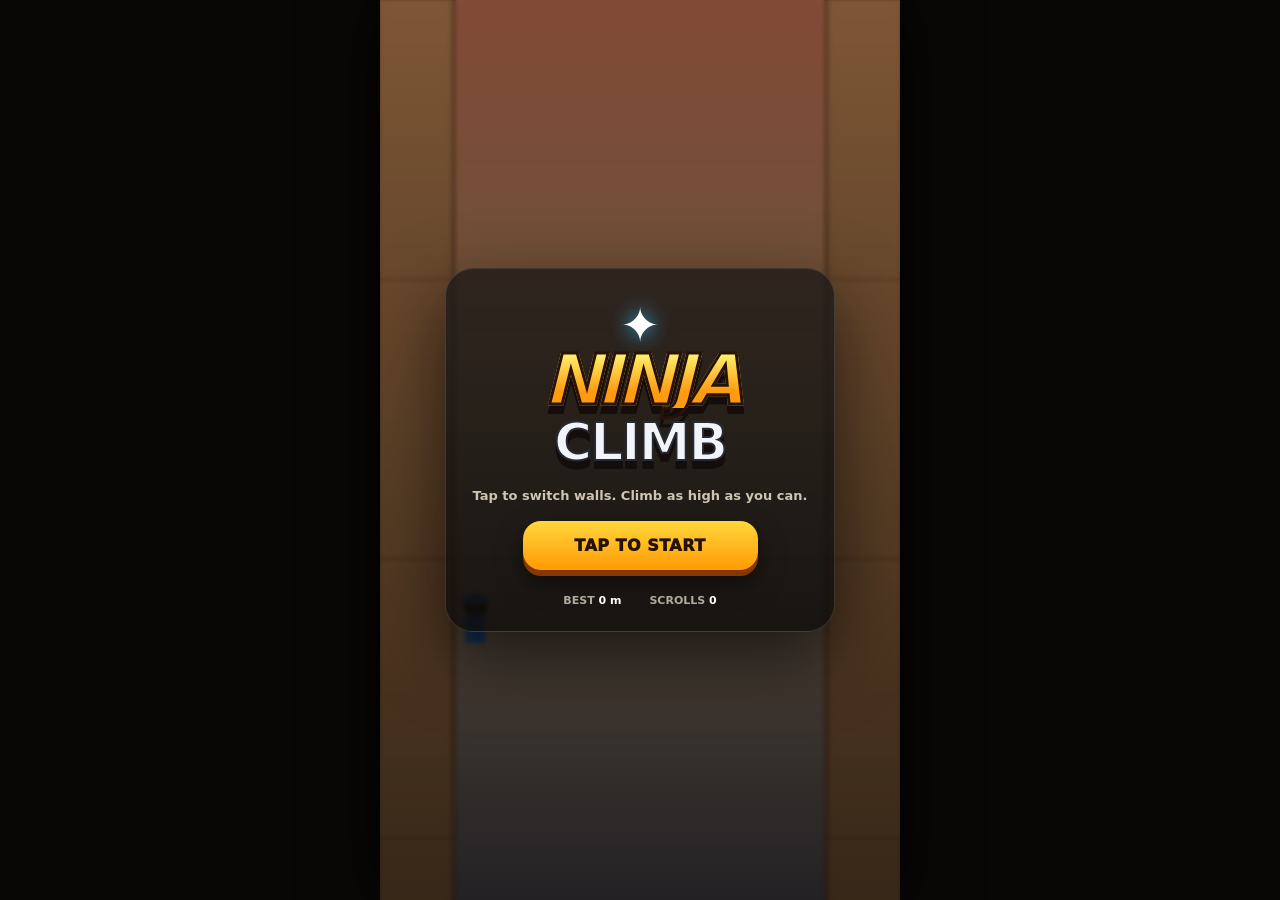
<file: ninja-climb/play.html>
<!doctype html>
<html lang="en"><head>
<meta charset="utf-8"><meta name="viewport" content="width=device-width,initial-scale=1,maximum-scale=1,user-scalable=no,viewport-fit=cover">
<meta name="theme-color" content="#17100a"><meta name="apple-mobile-web-app-capable" content="yes"><title>Ninja Climb</title><style>
:root{font-family:Inter,ui-rounded,system-ui,-apple-system,BlinkMacSystemFont,"Segoe UI",sans-serif;color:#fff;background:#090706}*{box-sizing:border-box;-webkit-tap-highlight-color:transparent;user-select:none}html,body{margin:0;width:100%;height:100%;overflow:hidden;background:#090706}body{display:grid;place-items:center}#app{position:relative;width:min(100vw,520px);height:100dvh;max-height:960px;overflow:hidden;background:#17100a;touch-action:none;box-shadow:0 0 60px #000}canvas{display:block;width:100%;height:100%}.hidden{display:none!important}.hud{position:absolute;left:0;right:0;top:max(10px,env(safe-area-inset-top));display:flex;justify-content:space-between;padding:12px 18px;pointer-events:none;text-shadow:0 2px 8px #5b2b0da8}.hud-block{display:flex;flex-direction:column;gap:2px}.hud-block.right{text-align:right}.hud-block span{font-size:10px;font-weight:950;letter-spacing:2px;color:#fff7dfbf}.hud-block strong{font-size:30px;line-height:1;font-weight:1000}.hud-block strong small{font-size:12px;color:#fff7dfbb}.hud-block strong b{font:inherit}.icon-btn{position:absolute;right:16px;top:max(66px,calc(env(safe-area-inset-top) + 58px));width:42px;height:42px;border-radius:14px;border:1px solid #ffffff4a;background:#161616d9;color:#fff;font-size:20px;font-weight:1000;backdrop-filter:blur(10px);z-index:6}.panel{position:absolute;inset:0;display:flex;align-items:center;justify-content:center;padding:24px;background:linear-gradient(#27120780,#0b0703c8);backdrop-filter:blur(2px);z-index:5;text-align:center}.logo-wrap{width:min(390px,92%);padding:28px 20px 24px;border-radius:28px;background:linear-gradient(#1e1b1acc,#0d0b0acc);border:1px solid #ffffff20;box-shadow:0 25px 70px #0009}.shuriken{font-size:48px;color:#fff;filter:drop-shadow(0 0 10px #31b9ff)}.start-panel h1{margin:0;line-height:.78;filter:drop-shadow(0 8px 0 #140d0c)}.start-panel h1 span{display:block;font-size:70px;font-style:italic;letter-spacing:-6px;background:linear-gradient(#fff36d,#ff9b11 70%);-webkit-background-clip:text;color:transparent;-webkit-text-stroke:3px #28130b}.start-panel h1 small{display:block;margin-top:14px;font-size:52px;letter-spacing:-2px;color:#f2f4f7;-webkit-text-stroke:2px #252a34}.start-panel p{margin:25px 0 18px;color:#fff2ddc9;font-size:13px;font-weight:800}.start-meta{display:flex;justify-content:center;gap:28px;margin-top:24px;font-size:11px;font-weight:900;color:#fff9e7a8}.start-meta b{color:#fff}button{font:inherit;font-weight:1000;letter-spacing:.5px;color:#fff;border:1px solid #ffffff36;background:#171717e8;border-radius:18px;padding:15px 22px;cursor:pointer}.primary{min-width:235px;border:0;background:linear-gradient(#ffd83c,#ff9a05);color:#241207;box-shadow:0 6px 0 #873800,0 12px 26px #0008}.primary:active{transform:translateY(3px);box-shadow:0 3px 0 #873800,0 7px 18px #0008}.over-card,.card{width:min(360px,94%);display:flex;flex-direction:column;align-items:center;gap:14px;padding:25px 20px;border-radius:28px;background:linear-gradient(#20252df2,#0e1015f2);border:1px solid #ffffff28;box-shadow:0 25px 70px #000b}.game-over h2{font-size:58px;line-height:.76;margin:0 0 8px;background:linear-gradient(#ff9a75,#ff364f);-webkit-background-clip:text;color:transparent;-webkit-text-stroke:2px #55141d;filter:drop-shadow(0 7px 0 #250a10)}.score-pill{display:flex;justify-content:space-between;align-items:center;width:100%;padding:13px 17px;border-radius:16px;background:#0a1220;border:1px solid #ffffff42}.score-pill span{font-weight:850;color:#dce7f5}.score-pill strong{font-size:21px}.row-buttons{display:flex;gap:9px;width:100%}.row-buttons button{flex:1;padding:14px 8px}.game-over p{margin:0;color:#ffffff75;font-size:11px;letter-spacing:1.5px}.revive{background:linear-gradient(#5de8ff,#038bd5);box-shadow:0 5px 0 #075b93;border:0;padding:11px 22px}.revive small{font-size:10px}.compact{background:#0b0704aa;backdrop-filter:blur(7px)}.card h3{font-size:34px;margin:0}.card>button:not(.primary){min-width:230px}.shop-card-wrap{max-height:86%;overflow:auto}.skin-row{width:100%;display:grid;grid-template-columns:54px 1fr auto;align-items:center;gap:10px;padding:11px;border-radius:17px;background:#090d13;border:1px solid #ffffff1f;text-align:left}.skin-row.active{outline:2px solid #47cfff}.skin-preview{width:48px;height:48px;border-radius:50%;border:2px solid #ffffff44}.skin-preview.blue{background:linear-gradient(135deg,#5ee7ff,#0452e8 60%,#111827)}.skin-preview.gold{background:linear-gradient(135deg,#fff18a,#f4aa0d 60%,#21180a)}.skin-row div:nth-child(2){display:flex;flex-direction:column}.skin-row small{font-size:10px;color:#ffffff80}.skin-row button{padding:9px 10px;font-size:10px;border-radius:11px}.toast{position:absolute;z-index:12;left:50%;top:17%;transform:translateX(-50%);padding:10px 16px;border-radius:999px;background:#111d;color:#fff;font-weight:900;font-size:12px;backdrop-filter:blur(8px);box-shadow:0 6px 22px #0007;white-space:nowrap}@media(max-width:380px){.start-panel h1 span{font-size:58px}.start-panel h1 small{font-size:44px}.game-over h2{font-size:50px}}

</style>
</head><body><main id="app"><canvas id="game"></canvas>
<div id="hud" class="hud hidden"><div class="hud-block"><span>ALTITUDE</span><strong><b id="altitude">0</b> <small>m</small></strong></div><div class="hud-block right"><span>SCROLLS</span><strong id="scrolls">0</strong></div></div><button id="pauseBtn" class="icon-btn hidden">Ⅱ</button>
<section id="startPanel" class="panel start-panel"><div class="logo-wrap"><div class="shuriken">✦</div><h1><span>NINJA</span><small>CLIMB</small></h1><p>Tap to switch walls. Climb as high as you can.</p><button id="startBtn" class="primary">TAP TO START</button><div class="start-meta"><span>BEST <b id="bestStart">0 m</b></span><span>SCROLLS <b id="bankStart">0</b></span></div></div></section>
<section id="gameOverPanel" class="panel game-over hidden"><div class="over-card"><h2>GAME<br>OVER</h2><div class="score-pill"><span>Altitude</span><strong><b id="finalAltitude">0</b> m</strong></div><button id="retryBtn" class="primary">RETRY</button><div class="row-buttons"><button id="shopBtn">🛒 SHOP</button><button id="settingsBtn">⚙ SETTINGS</button></div><button id="reviveBtn" class="revive hidden">REVIVE <small>500</small></button><p>Tap RETRY to climb again</p></div></section>
<section id="pausePanel" class="panel compact hidden"><div class="card"><h3>PAUSED</h3><button id="resumeBtn" class="primary">RESUME</button><button id="restartBtn">RESTART</button></div></section>
<section id="shopPanel" class="panel compact hidden"><div class="card shop-card-wrap"><h3>SHOP</h3><div class="skin-row active" data-skin="blue"><div class="skin-preview blue"></div><div><b>Blue Ninja</b><small>Default</small></div><button id="blueSkinBtn">SELECT</button></div><div class="skin-row" data-skin="gold"><div class="skin-preview gold"></div><div><b>Golden Ninja</b><small>4,000 Scrolls</small></div><button id="goldSkinBtn">UNLOCK</button></div><button id="closeShopBtn" class="primary">BACK</button></div></section>
<div id="toast" class="toast hidden"></div></main><script>
(() => {
  const chunks = ["UklGRoDHAABXRUJQVlA4WAoAAAAQAAAAZwEATwIAQUxQSIBYAAARfyUgSVEWEZFt9mbbPJvnmW3zPJtnz7zN7NnszbzZPG9mb7N5ttmzGf4HYPs+I/6/47juGYaGlCQpSSolWWn1zVZqJWtXVtJaSTYrKymrb0qStJIkhSQlX8bwuK/zOP7Ix/24H4/HzGDe78+XZ0T/JwBIxbUqkIphS/w/[base64]/rFr29Pzp4wEwcRSGABKes62sFtpHtkgA7l396U+lKzVw7MNV9xVA4ugKCQAsiv4d352WHRXyhalgE4kblh24bNtSREi23Ti46jagGFUBirG9Cc29t8zffNaSbctPIQEg8KdjtnNIrpYi2/59060gR02IyR8dOfHdgU/efO7ePgC49S1btsNvNCVM/tCOkNuVwj6zDOBoScLzbnn5+w2zAODZAatpf0EQdx13yJ1VtndNRBo1WRZZUkTYHnz7DhS497TD8tnJSJh6ytmdV/bR25FGS56wXCmFfOGlXuCuXyzLj7AoPnN2V7OPTwVHRYhZ2aqwrWx/Ph2YfdoKvwk86+wuZx8aT46OjDlex1b2788D911w+PRkfO3olrO3Io2GgHjbuY4d9gd3YkFIPvRBaXVNEQvB0ZCEBaF6lnxh403LG5KHpvzduFERsPego0KqsMP+/Z1fLcWQsLwUxWhIwiORZeWwFSHbVngoS/8rwFEQJPzHpWxfuSzbypKtPIQsfdhHjmowEQA5fr99+J9P3H/vgmX/+cm2JQ/t8KtIoxkEQADEpDceT6gev2jb0Ys5D5zOQ0oHEkcxiGLWNBAAASClxJQIYPz0uXOn3/mLNHTkE/3gqAU5ZV++8DIIgEUiqpkSmrnfMZQuTh3NwDZnex4T2iZTKjDvV2kINWaMXiSM/S4i+yMU7VUmzG9IQ8WO+0YzbvjeUjSWI3VqrcNDVvoD0ujFuO8sy+UDYCeI/lPW0LEeAEcrSH7usLP/y9SZP1gewjFnFCPhX03yyYlMZFsF/uwYOnKeNaqxrEKXZwAAi8Q2lg2ts5NHNf5o2Q6/ddOUcb0AwFQj4XFrCOlQD4b/9QvxgFypM2eOfP3ZxsVTAbIFMeV3achkr0MazZjZaOHq87sfB1MViO3OQ0V+Zzw5mnH7oNVkSREh2xsBFIkgC84clIaGfGEKiNGM6a1aKuRdC3oBJDRvdAyN8MFejmrw9rZsyT749wf60Dt77sx+fmwNiexNKDCagXkhtx+yyx+2HhosB069/WpDGgrSQqRRjMS+A+6Ereya8lCUf+jDiHjdUuA5yx2WQs0hD8nwOqTRjXcVVqgTQ1wauBsc3fhQZdiWhlnou4IY3fir7Uuf/GJlaThlb0ca1SB7Vn3+6gzM2l/aVuScFTmkoSY17gVHN1CZkB5Y/9VF15VCQ0jhVSBGOZhSIkigmPb4mu173nlu9bsHTpzLtrOGiLK9FgmjHa1TQs1iwi2znnj3oq0hoAj71yVIGDUBwFQkMqWEyrteP+UuKkIREbYvbL4VxKhKTZJMCbjhpYY6Jbe8dHD1bUDCKE01C4z9yeqIfGXrR98c+/qTN5fc1QuQGN0BWHzt6IjlbSj6iOaCGFGvl5iKRLIG93XK8mqwKIpEYoS9PkpomRIrEvZ2LnstABAj7vUQiZ67Fz2/eN60XgCJADH+O6tDlrz1zQ/uR+KoC8ElX1+xrQtH3vrjOCCRE7623HHJ9qWlSKMtRP+HtiXJto+tugkF1jnczYgsr0QxukKOP+As2bYUsk/9DfMHszogKVRhW/LfkUZXsMnZdZXtfccttx/OttTCkv6ENIpCzCylWrZky+1n//zwHz8Lq4Wl83eCoycJbzjctuT2w0dvB/DwAauFw1/2kqMl5NjD6kAn5e9vRZGIntXOqpK0AGnUBNMvWENAOnwrEoCC2OXW4VWjJwkPZHkIhtaiQDPZt2nAarF6NOXBIeJVTBUA8aajxX/B0REy4c4Bq47UGen4TWQVOe2UVCH/r8CoSAJQFHscNWSHOhFehwLVCZuc3eJQDzgagpvvGgd+WCuvP26F2pN+uRds9XYN7SMx+kEu/+3C0cX4ooZ0nFPeKe0c7Vg+PpFs8WBpVWRvQRr9KDBlwLb/uqtG9goCD+0csKU2HN6OKhBLzimHlK2HR0fmORTSeasq/P04pgTcsXK/rTYcXgRWoMBjrjz3PIjRkMWWbbmlNDgPCUgEikdPSW0dKMgKkE9v3f3rkX/eDmJU5JkKq0V4HQo0syD2OmpIthWPIFVV3tILJIyOrKhqKZ+dTFYg4SnL7YZ3ga1SIpCIUZJlbYSWIaGS7Pu2jnzmrGX5zCSwBQASI+11zNP15IMFWZWwxHLr7LWLHbZiIVKdEfg65tl64feRUM0xhxQ1lGcXJy1nrUYxOrOonY1skfBHya3DnxXY6XDpDUijMw/UUsT9YBWx29FKoYXAZufsfZPJ0Zk7rlgtJG8Aq4gZV+TW4Y/Yg80uvasPxGhMwuRfW2U31pGoLrDB0Ur6bSoLbJe3JhKjNOOPVUk+PRdEJQtMOi21UOhJJOIDrweJ0Rky7XPYDjd234WiisDUPZarFV6DAuSe9SAxWlNgk7Od/fU9QEJlwpi/nbVcrfBGFAQ4CSRGbRKWKCv70EQkojLh7q/scCuvRSKaiavg9Qtxt2zvm4SEauLRs85yS+W/IhHNxGgOmLZc+m3LGCRUJ8y74uzW0pkbSFxFr2fAmbcCRDU58bjDNbP/gYRRIYAAiZYJK51dM/zZWHK0CCTqpq+lGvL+fhCjRrWJO6+4hvTzRBCjUgl/stw6/DoKjFJxs6OVdHE6OTpFTjpjtVD2KhCjUUw9WOlwtbJ3FRyVIoBHzklVsrf2khiFIib/+d2wXBk+uwwgRqGIR362JVdm/28qSIxCkbedcw65MvvYrShwVb4Own+c3VI+OBkJo1LELWelFvJ/xyFhdCrh4SxXSxduRYFRqgJPO1pk70vEaBXTB7XeQjFalbDIckvpMaRRKjJ96mgRPthLjFbhjgGpStJCpNGqhKXOrg5vRsLo1XpHVfirghzF2thCyg8hYRTrlRbZryJhNOvxCmW/WySOYhE3/6pQ2O/0khjFAvGSbV9ZSxKjWmD62/c/7boPJEa5APSOBxIx+pUAJlwDXgeBxDXh9dC14v/57//893/++z///Z///s9//+e//xuDsoZnY9TlAw/XGHXZ9tvpM8Pz9IzRlUmYOHXKcO3BNei1zfXltQ2H7+gLrif/z3//57//89//+e//V8UONeIaNOvEjdcdu3yNeuam6wxi7gvPPX9N+tRY/D+CJK+9mDpbFD29PT29PUWRRsait6coenp6ijSEu8FEAEyJQ49MqUgppSKlRF5lOpxQMxEjKhNGxt7xYwCAHFIsiHZZFLzaYcy9y17bsmX90vvHAmn4kfe8tPWjT3Zt+vOdBDnciJmb9n577MgXW5ZOBxKHTgJw45ynV67/9873tqxf9fzCu/oLAEgpkVcr4s+HG67MR/5xM9JwI6aec/XA3icBDrOE1W45sGsOwCGD/uc/Op1dd/Dkvk1LZhVoLhKvSgm7XeayLHMO+9Sj4DADe3brSi7LnGXvnoo0vIhpZ3NWRIRdvtEHDg2OW3XBdo6acvPlo28sfXLmDQCYrkLEfVdCilAoN9xYALZBpmpyqGDmoEKSImefngkOKxA7HW5WyJ/[base64]/aunkUgdYckC7zlRs6KUEQM3gXWIFM1hwyIHSpVY38POSQAMCVwRcPRVrNC9t5ZAJB4NWBKiWSRni5tu8xSROkXUDQlYMEnDduRcy7LLNuNvU/3IrELROU9slXmkFT6VaQWTERrFhwCJNnDJbZDFfbgdKQqMqVEMhWJnQFA4qHTVidsK3x+5YYlUwBeBere/sCSbb9YWYqGPiABJEzdGY4y54hQRM65zLIPPgKwcxg39c7pkwus//H4gJ2lyDpUsCIRKKY++MyKl158/N7JAMjusCAqJ33zy0U7KuTnqphQmwU7AxaY8YvVGTts++zr/Sg6Q44cxITnNrz36d6Ptry0sB/Arf+85Cxl/zwJZIHFZx05VB2VUs6ON3uROpTw+LFfL144fWjTAxN671pz1lkKn58GAkzgff88eNaV+Zd9q+4AErsBcPzUex6af9/UG8fdtvRrh2yHNzaRQP/cv2x67+OPd25e9cdbCCR2BCjw4IDUIUsK+/uZIDsxkiY879ZnP3i8F7jvOzekrIeQElbaZSiaFTWknP3FzWCnnrDl5i/[base64]//4C8LJDDu8jE2bsatiKlrL989/HIXWGLL6yumDrYmxBYjvEI3uAIiWyKXFYEbecdagyl2G/fxt6d7jM3pP4UM45IhSh5pAiQi1L7ynITiBhpcuICOXwl9Mx66Jy9gb2cuLnjiwpmqqjtPdPATvE3p0qJdmSsv06sNVh+du+Aksv2FmuqQj70H1IHUHCInXHllcgNaUipVSwYk5eXaA5EQQShxOLT1VGsyIiZ/+yBNjlUudv4RFnRah2LZVei9QRYsaAcigicsOnHsGfHKV3AsUeN0LNEa0UUfroZLAjIKacldxS2ZvYd8Qhn+zHK3bI7Sr7wiNIHSH6j1td0uCdIGoSAPuO+auNyx576EaAxXNzAA4fJCxxjgipKSLb78/ARy69bYNDXY186S6wE2D6wlmSIqLh8rW+vyr7m9mz17pUByNU+sBYsiNI+LtrWOHtvTOz5XNTlzrLncwenA92AsTHzt1x9ttMRJqz+u33t/x5HAgkPFradnlqw40Y+8Tp//SDw4ccf1I5IiRFhJSzB/71yHFlW93OfgepIwmvqFHm5lAO/7h0h5Qvhzpfej1SZ8hxxyzbCtl2+MC0py/LOnlZcmfDZ6aQnUh4q1vKMXAHEnoOuPnrqSBALP7VzrJPzJiz4ml/PYkcNkhY6kZE5Nwoc5YU2b70uyLntiIi6oUuTgU7wIR5bplDke0zpaSIzkVcuoPsCBKeckiyLdnOvrTxC8vdzH63U+92y7ZeQiJmXWg0cumD40mmAtM2nrKV/eOmI7cNeBtIDhey9ws3slwZOYciy+pkUzRFRJPk/RPItggWN+w9vOnFJ5/8+yGrkXOjYUsR6mLpTUidIfmJS/uXIz/bITvsUrbUOalxP9geWXzl6IZ8etNZv4/EHu60HaWXsQBAYMq6S7KsyzsHNXgnhisB4rZTduPQ1vUbPzglO3LOqoyQIiIqIiJyKKJW9mtIbaGvFxjXg+Yxa664sqEuZ/04FuwIyGm/eP9jk/tu/tNRWxER7nZ4a2emX7S6Ed6JqbtPjiGAW//13jln7Qfnbfzsq90b92/7yrJsW36WU8dzGJBIAHHPkffm9ADAxD/uOGPbjdyqZeSInHPUrdDBAqzFIj3+3aG/FUCREhNw345DR7/aufg15YpoI1pJ3ja2Uwm3L+5F8/i//2TbEd2Sj/d1IOEVh7uZvSmheL4PUx9dunTRxJv/a1+Y+75bhivl8Da8tRxpyBFpDAgQYwGmlBKASQuWvvjE3LMKKdROtM45RzT55I1tAPiX7U+euxEEwAT09vUA81xVMyrrZC9C6gTBmfdNAhOZgP5Fq15+bu4vUpfUmAe2Q046LXXpDfQkPPzJBdu+8M++jcpXrByRpXBraeCu/5woEocYseDAkWeRAIJEMxNRuc9ZbUZESKGmnMucIxShC7fWIsYs+vPy87m0D08mAYAJQOrp/a9zvahU61Cp1Sg6QEzdfTFf2DyWCWBC5Q53yfLxqWQ9Fthmuavh/yIlPmErItuHHzlhyx2UTx/1GhTgUCKmnbf1CBJA1CRTKnjHAeU2ajaVjTLnHBEqZ9Yhx3xolw0pX/[base64]/uoFsi+g/4RzVnZBCERVxTx0QC09Y0eSfxoGpBt9zVnNE517vQMILzm6WdxdIbPG6o0vy00i18Lrt8sK5gbAdHXL4TwB7uHBg57yJN99z/+pSnbItNWbvegrFEHrcWWr47yjaSpiraFY0txFNlRGhy9PBGiD6lw+qsvH2HxISK4gpZxVNOXcqSq9uL6Vbf5YqHN63ACAA4qbTVtceBWskrPWpbc/NvWPaXfP/9mnDUmfkA4/dCQBz75lxG4AxJ63OOXxo73f94FAh7hhUKOuLoqdIiaz3jHMNtRPRQgqfubkeEvG6c5McBx5BdcKcKxW5C9l/aovEGme3lLXrFhRAwiKHu13eX4eYe+KFiWjJe3bZ6kjzwHtLX9r9UyNf2ncvpl/qiuUr3t8PDpm+o84K/TYFlUys8bRzjhzN6kC0yjo8pg2kNGNA0ZTD+ld/IgBixkBTRM7qlAbvBesRE+7ZpBoO+ac7UDDheXVLPntLvSk3ASxIMhUEll62OiO55sU/YqujG5azP+kZKiA+cpayP/jbX59+bGYvAFYR9+eIyDlHRLQj1Sm9EQn1C+Coc5OUs3eiIMBi7NfOCnUh++R4ojbR/2W+4ErJzdknFwA9eNLq2pECbSaiNQssvCh1xFbkCEkKN/75mtQV29lPIg2RhI0uJYWbB49teaQHBavGHlGO6JRahT+6kWwD/[base64]/2fXJJXvgQEPdCM1nLTLtdLYtb37u7Vf65zSkJiv7zOoXll+WuhIrQXSVnHhK6taQDO/euAhpiPypVnO2f9z65K2Tnly1/KHZRxWVbUVEtNqEVI/8Mhq2LbsMSaHItqWw1c3so31knYQtzrYVP49B85/lCNm2bDeyuyn/2NstFFjhkUA+FytQDAnirYqooZxtn/nJtk8cGwKa3977bnz+7CNPzPnXJSvnHJKizCFF7tJqJNQssNbZVsj/YW8qmPDcOdmybUW4u+F/MaHL5PhT1vBrXjo0iLlZobZzme2cc7YlKSJCUkQNhaqyj44j28Ck5x9E5cxtV2wrh0Ldz/ptClijwF8cCtnntt9KAgAx9Y9vXXZ4KCrPBruFhA3OI4B0cBI5FBL+5UYus6SIVhEROUtSzi1UEdFKUjSVXouEDjI1A7PXPb3jip3VyYi2vgLRusCTOWfbR1bditYE8IezjiEQ3g2ie5zT0AgQ3gRiaOxyw3bOEREVUVPtRuScI6JFZfbCDrAgKpkA4L5//+wyulf6JaRWxJxLss+/t3AMkNgCTAVuP+BQ16SnkLpH9H1nDT/59yng0Hiy4Ytbdtm5kXMockRIVRF1QpJyLnNlRFX2zxPBtmozJQKTP3bO7dWP3PC+cWQL4rbf7MMvTwOQiPoJfZttdUk6NxXsHhK2OIaffWUO0lAAMWfJbcCyb8K2su3IZVl2oDJyywhFhHL2EhDdZgGubThHF6K0P58EolXxv4F3/zgGSIloOwFLzlndKb0ZCUPiWatK0vCRFgwREEAixsx7/ZuL2WdOXXazypxD1RGSokkRkXNEKELKpfwqiG6SBAACcw/a0ZFcljnbg6/1gahZPDIdQCI6yoQZR6wuRPbB8eBQIO4JyYqQbUWEhoM8MBMcGmAimADwtj88dkvf7MeX/XPL5w27bKNmzjkics7ZPvM8iM6TBJAIgAV6V/6maC/k5p//PRMg2kyJaJdkE1Bg+sWOqDnC/nQSiKEx5bwVtj1wseHmLA0569LsIVPNlFC3mLP9rNU6opZrntw4BUTnE4CJk8cATAASscq5Iur4zI5d29YsuhFIRP1EtM0CQEoEgALbHR1o+f0LBDFEbv5F8tkdyx6eccfsBcv+feii7Tz09DDSkGpmSiRTUSQCU1++omgKRYSiRXxz/MLFC7/+8PmmxyYCCZ0n0iOfnDx95K15RCJQFG+4rKgdV7YVAJCIriegp68XQGri4k5cOn7hwqn/bVo4HiSGypRzjremonVxx4ovs6WhJR/rB4dcbRboPeEsKSIUoZbh98dPnTnj1rEAkIjOE4/sC1fueQAkgI+c25P8WW9PIrpOYuqGA4e/eufJMSCRMDe7XWngzem3TwSARAzRhDsal54CUiLJlBIB3PWmrSEVfgsFhnfq+dJli9rhnWMBMKVEdJF4Ppyby+zytV6kMX/[base64]/1mub6aLO+fBHCoEJi9/NW/L50/GWALJCy0sqRQ95qVpXBjBjiMyN7jzmoz2zmHKktfmI/UsYQFClVGSIqcs+rn0ke/tCNLCjc+nQ12o8DfHK4r23Jt2dFk+eeXEjg0iAkfuFmn1xUsUjOBlNZc9pCU/vvE68dk2/kVEMMJG5zVZunTp+ycK5R9/j6kThVc4FxVGTlUP+xPJnPJgYazpAj/PgPsAvG+ci0r5NpyHnSEbYf90ThwKJC9//ORwwPOYe8gqhMB3LlkyWOPrT8rdUUevAXoXbjt+G+fzwUxjIm7ByPqRen9t964ZF84Vyj75M1kZwjcdMq5TtvhM8sJonfWLmdJuuKdTN3gPqteu3J+dvYBVyt7Tx/ZHZJAwpMf3tXXN3OnpOwXn3l764aVD40Biqm3Fmhe6+44tDz1ALhhUgIxnBNWuVTtkHeOB8AHvnVZodKvInWEmHgH3myVc3uhMzNAIhG3/qYsKetkP9kF7HK0Unvy2SeB4rE9Idl29r+ZOkMCYAKARHBaLwD0nrakX9b8YFtHV/Rh5ckfPnp6HOZ/3zXvRGJKABOGNXnfgKJOaHAVUBRFgak/OKSQsrag6AQx+8fLuz5qke3cVvax8YkAUOCpCmVvQupcwlMhVclq7+IsFATwdLZsK/L9SO0RBIAE9N52+zigIJAmTrx7e0iWv1pzLrLsQw/NOGL70DwUWx3d0W4kACSGecIfy1Dd7IOTJo8DgF70/1M5IiL784Id4UfOtiqzj/7bub3l6EEzeeMFl5JCgzPAjhGzG27h7FA9+XMmgqnA38omh7ehSKzHBKJ/NgrcsuHYufMnt0wDJm4+fOrURVfKzrYinC82FOFy2+rDVne8EQVGQHL8D861pMu/nT766dr7xqIHz6mMUGSfvQVsj5h4Wjmr5fYpeNdlrhf6YQFSE8ilDYek0uvYm9ixGRerwnvnHLRDNaSBBxLRXGCrsm351xsBsA6BKeMm7/4z8fgZV55be+/cL2w7Kiy5Uq4Md136cRI5EiSscFZERKuQmxuHV+DGM8qSInz+zs7MbKhl9lYgjdlhl1ERIUnZV55F0QTi3iPKUtZBAGBnwLFHVaHLs9G74pQdNXxyPAo2JS50lm35qZufvxdsldC36od9g0dvwJOlsySF3WiUkuS2pSYrsrqi0kuRMCKOP66skCoipIjcHPbm/jOu0q+TO/OwoirUuI8FgeWn7dzUHKFSehxsQoE9zlL4lzuffW4c2JmEjQ7b4W97EzFx9RnXlA7OAhIAJG5z1emf3VgBVhH3fmt7z62Yft7hSoWH+/5x5EhQ4FlnKVrnHKHqnP3IU1llmXPDH5FoP2FhncH7QJCYvH7QrWwp68IMEAAx/kSTfOmkvXcc2RFyxjmpaQ0KJGDK7lItLF9c3YsEgOx9T3Jl9vkpYBNx1+9u+NtecI/DI6PKtyeCGAnJ3S5r5FxLpXZj3nk3H5uGThDzW+W4MBUEUAD3HVJuCp/+RaHs/b1V952NrJDk4yf9J6SOoMAuR9MmJIAFxp6wWjjsb+aBBBKmNSzbkqJxP1JF8antL6eg53WHR8bwCrDASEhM/lURTVJUK6Iq+1g//vDRZycPr5kIoiOzsiqz/DaJZhZ4w2VT9oevupSyHkcCOemks0JSjvWbY3WHEu49J9nyqQkgkPhslqtlK6x1BJHSfyS3PHYDCYC464q/WThl/poDDreWcmVoWEhvLgTIESDhD87ZUrTO9U5NSgAm9gJEZyafdUg5e3BjXyvMHFQ0ldo4S1nR8MFegrxfIYVC4cFBz+sMseQ3y3bo2HgQZN8Rt7Jsh7y5IDH1vKs0sO9uEAASFvud/pdP2ZarFXJdhYZc82cLgTQSrFD276FQVS6zIqLFDzegSAQS0eHioHJk+/N70DrhXy7VnP1sz88u7e83jQUT+k86S6Hs45diHYkOEvPCsq3wSiQg4UnL1YOnLdthP4Ue3nGxSl4MEFV//nXi57ayXKls+/zBXZtf37hx+54fGrYjNNQk+/0J4Ajwqhsr33NWlWzX0V6SAIlOJ2zyoPztUwmJVcSkX5RDUuj8rfjMcf65PgDEQ5811Fz6lyl3zATRQbLvqLNtyRuRAJAfKirkk3MvSA6fWn4jiMnHKrIP9TGhkrjjqTddyi0lD7z3+K29qOT4mc/v+tV21pCR3BzhgzPB4bfRT066oByqzGc+fL9G6eVI6CoxR76ysQ8kWiY86zIkKXs78G+dmwMQBRZkS8q59OU/ACA6mbDW4YqVIAHi1t+titA+/McR/moyQLx6smFL2b/PREJLYlYpuWU4b74DAJiaCQBTnttzyVZoSDRsNdvZpyeTw4x4fgX+4TIiQiq9axLuy5Ersr8aR3SZWLrlXiChZsL7ypIU+cps4O9+Gj0EMfm0Skm2v52LRKKTxMxByXbocEECSHjW4Sov55yG/PPNKBIecsvv7wXROmGLs1vK3z8EFIlENZkSgLvXH7WtrG7JR/912S2zn0caZgBxww/KFVF6Ofi4czRlH7olFewSCCARNcn+065oeCN68c8vUABMabdLha6s3b6+HwkdTtjgbNvZK1kAAHu+tiqkU5M45pDKBSjA9Lmy7cHjH0xGQmui76iihfz1JBREu0wE+h7Z/rPccUWOLNuRX5u+fNniZR9YDu0Eh13ik8rNEVmaQzxSFdG4DwDYJaRE1E3AkghJyj7cx4T7poNAgb87K7K+A4CEjqf/Sbazv+8nARSYb7ky+wX04A1vRYGExxW2tG8ikFAzYWZDqpLKeSjQUSYA4+Yt2291pqbk9QCw3eHwwWL4ER86R845R9aRHuK2s86Sst+94clX1swBu9RmwsS3SjVl/TAVRHXCA1ciIl/2v9mbiE4TPcckK/vkdBAgMfObFtm7e1hg2S+TSHDsYYedvR+JqPeQ5erw4V6i0yy4/MNHtzg6IR//aNO2l49LtuXlTFMvWpYH7kIaZsRtF1QRUfplFJjyq5pCv56yXS5HGjoJM484QlKU3oACAAmQ/T84omH/MJNEF8n9bmT7yHQQALFswHKzfOhGkJh0J4iE5x129uXnmdDGPaqzDaljCS+4tupIl2YBwCvOtkNHx6H3f5Etaf6wK/iSsyKa9PtUFnjeZajZzmXDx8aCQ4WY+ZsbUkSo9Eo2NSe840a2T6/qR3cTFl62L2+dgAQg4RU73CwduglEM0HecEySfOQBEPXJ8UesVv9BwQ6R408oq4XkutkfMxVFMf2UZMsXpgP/siU3HhxuifjKWYrIKr0WidjuhiojS1l7ezhUyP4jbqgy+8xksCrhOTfsX1+9CWB3QMz55+p7AQJIWOKQmyXdjwIASCBhlSPszf1IaAc3fO2okk/cCKTOFPijw7aas328YVsRUvbgPSBAPGhlSwMzwDv+8a0dF6eCw6oAX4pQZekj40niE5UVEZKyl6LAEE34hxtREfniQhCVxJ2/y+devwVIRLcJAIkAiJt/VbjK7zGxCQA56YyyzzwFJLRJ9u213FI+9t59YCeISd9JVrhSr6yVLFcO/gkJANmz5Kyz/fMEEljZOOk3SQxjJszea1Vln5sFImGzywgpmrJPjieHCHHjLyqr5GVIaMH9Htg6HSiIIciiIJoL/NXhSnlgKoiWCessfzgZJNrCWmfXlD34d7C9hNknLMu+cPHK4On/3PX0JUk+suaTY8d33g+i5X9fOTJwYSWIlB5/8M0dvcMMywecVRn6dR4SkHDPYGQpIiSVXoKEIVpgkXKoOTR4K1mVuMk77gYSMbTJj9Ui9L+CaEnc8qsH/gIUaJu44RdFHSvs9UjtFJjwvbPl88unTp8za/x9W2TJh24Dxt8AJLQsevHP+fcT1ZMwvInVjlKVEZfnogCAhBdcKkKSsvcWxJDh392oKv0RiUriph1zgIIY+gesquylSK0S3vD/7kUiOnG/3K6yn0WqR4zd6Wzp7ANoXiZb8vlbUBBICXULAFUkyOGUsEg5R1XpA0xsIvG+c0Xo/AwMnYTXW2RdvLsVkAASQ56881yL7L09CS2J8T9t6kNCJ4kH5fO5nqXTk8g6xOLDlh1+HD0s0H/OpZ29AgVAok2SaEkMZ3LsNy6jKRTKC5BQSY7fociSSi9DwlBNacJJZ0kqXS5GQk0SwzBhu8O2lX1kMtgKKG4DEjo0afDsggGrjlRqDYoaxDpbtny0L5G8c5dlh99GIkbuhLk5R4UiDz4PoiWBz5yl0tuRMFQJrHKWpPCZRUgY5j24c1CyLfu/k0DUJ9FhYv8+rHPUaf65D62JWQ1lW7pwHwjise8HpOxzU0mMZFzlsiKUvQ4JNQusdqmG/9dHDhXirjXnFJKytt2ChGFOpG0O2+EfngCI+kTHExZ9UPBDRwv5t4N7V/3vMRaJFQmrHbbD7yKhuXjTduMpECMa/uVGzllSxOAM1iLujdzwD5NBDE2SawdtSdHwNqDA8Cbxp/2W7fBvd4LE0OXcPu6pdbAAxt4MgKz6p7Ls7HVsIm88/PuPH84BMZKT439wmXMOqeGtSKhNbrMP3oaEIZqw0rkMKeSd41PCcMM/bNnOPnMfCgxlAncMWC0svzNr7vJ/b399AUEAxOQjthV6EERzz7Qp/QAxgjMVeMY5mqL00YlkG+h9ekkfiCFK3vSLsqSIxqsEMcwT5llhW/5xBgoM7QIza1kelJs/vRVsmnjx2E8KbyVRkwkjOAHMPK6QFBE+NBVEJ4mhmvhwhJr8HEgMd2KXs+3w/slIGOocd1x1HFZERPbBsSSIKa+M3+Z4q68GSYzkxMSXPzrnUFNubBoLom2mRAxZYo2zpPDJPhLDnbzhtGVbjftQYMgnbHFuUoWy3CzPBcFEFNvXzwaIqyNx23e2syRFwytAYlgTd1xUSMr+AiNgwhOSbfnXKeTQI6eddY4sR46QbTU5zwQTmscBJK4WYw/4Ss6q8JtMxDDjLmdV7CaHHTnuiKNJpyZiGIB49LxtX7BtHfrvccsOf5gK4r5/f7h1LnqIq2XCky5VnS+vAYnhTdzXyFH1LNKwS1jusO3wFiQMR+KuN/ftfnHqkn9vf/WhXkzYL1l+FCjWNWz7z7h6kNvVovQWJGKYJ2xylqTso+PJ4Ub2fiPZlq7MBocFiNo9eNRy+D+T5+yxG3u2HvXjY3m1AP7nXBEavIcJw77nSEXkxkIkDDvMuOim7E1IGKZMTIkppYIkJ55W2D4f9umHgTF/+fIZ8upA3HJOUZF9ZiI43IhbfnNIangzCgz7hHmSbPnMLeRwaZN4wcrKyv5pJooE9IzDVTJhi7MqS39MYvhNPdvU8A8TyREhJGfFY0gYGclXGm4+MA0FwISrJTF9QFEROT+ENAKMOxllbvj0DBDDn5hyzjm7fB4JI+f9b3/97cdLe5FwVU34p0tJIZXeAmL4J2yy7UMzQIyECats/7gQBUbOBPSOAUBcVYm+H52jueE9YzkSEOPf/u3o6j4kjIgkFq57rh/ESEoCTMTVZuaAojnngTtAjJATewBipCQAECMsiatuwpxGC7+IhJGRBBIxcqaUiGt/YuaAIyKX3oDEEQIgMfrIsT+qkUt7A0gAHBlGJRNW2PaFZUjE6DaLv//4w1szQGL0e9x4IGH0mwlIxKg4if+v5mx9tSGZmkleBzEVRE2yKBIrRz4WRF2mgryOSQnNPeNumDRp0k3948ck1GRKiSNYIsAbpj702NNLFz8+7/b+AgCYyOuSRKC486m1Ow8cPf7rmTO/njx66PP/blz+6O033nH7Tb1oLhJHKAJzXt59/LzcrIvH97/14tx+AEzk9QYJPrTx20F3cODs4OC543s2/2XuRACJIxBZPHPEzVJEhNycf9n1wowCQGIXyGswYOHeK7aVQzUjIuTW+cS2ReOAxFRwhMHzB7dvP3DODrlZihy2ffF/a+8ugMSOAbzWIqfsdHOW21d1ZNn+/qWJaE4cGhwi4HgAmPriYTuaKqXItssvl/YDiWQHiBvGg9damLf2+b9v+fqiLbVVVyH75DMz1iyeDnBIDGWSwJgXzjhaNSvC9ql/TAaAxA7c9DrBa6uWxfS/[base64]/GWrK5Zt54veXpC1mEgysca/vH9u/5ixvQAKzF82FmTXwIQdVnt22KW9owesx4SXbJ/9ckU/ePPYayuABR4ZsLrSMvvdIrEViZZsNS/c+OHgoa92vTgRxfjN3y8B2DWQNxyXOmDJyv68nyQTyQqAWPitbR97GDvnMV1bAQWeLEPdk7JfQWoF3L3q7d27tz43BqwA8YpbnnoeN975vt8fD3YNBZ52RyqzdySikgWbkND3euTswbkHN+OaCwU2eAjYisYcsIKY+NGAKw/OAAGmlAo+c6S0c4S9fP4H0y77HRLsFjnmhNUpZz2aps/747w7+gEwESgK4FMr+8tDF25hutYi+45ZQyF7b2rBvk1ulDnn7J8mkwnVYx9e8Y1tqXHw98fPKOYjoevEe46OySf3X7HdOLn75VkEEvvWL8J6Z+viYe8CCfBaCgnLHEPAzldmgU0gscG2FaXfBjHxkVf//caLszFnzSP/CVm2T5fhLSxuYNe4tQuVkmz78ud/Hg9gzu+v/M+S33/Ofo0oiE6SHMFIDifylrNWt+TjP9qrUQBICQD3n/zuNzt05bZi9Uk3D376xI443LAt2ZaPoP+9m8guYUdXFLItRbb9/dKbpyy7Ylu6MLX3hP3xXUBPewQAjlQkAHL4ANzn6Fb4yfFr8j4kkEDP9HnzFz3YP2HeXtsbPrSVcw57YNF2y5WylecVg39D0aWeY1YXaivsM7/bIUuDT2H+YPbAlvs230CyFlHMmjMJI/dtc24HOHyI97on/xGYtykRwOxNRy5mNQaOvzkdL5yXHHKzsge3NVxTPrXk/JmbkUB2rMBiy0NVYcvNcmPXMzuV7QvxIhLqEg8dHGycWUGORGTf1ouNi/+dDI5k2SvZi0Ri8vuDbt3Y8cB+S24tK+pYdsP7xoPoeIEpP2no2JKrZXtQVrZP38LbUivi/ktW9rFesCIlctgxJVbh7uyQj0wkhwuKA1a35PdBAuTkz1xKylnKsuX6cpuSwx+P5+RpZEcK3H7YOaQhU1cRblZ418R3xtbgXjei1CckmgkAKbF5WJBMCQBYddNp5Wh4DYphQk69MBTOTCIJEHjdOWw3LsmXs7uf/UWxZg2KThALf3dlaMjVVew5cxtYQUy7oFD2EhRNxB8WzxiHaqaiKNIQLopENE+6d8lMVCZsc1bW1wWHScILlrsuL0MCwETuss9seW7OrD8snr1iUF1z9vr1RwuyvYRHXB76YNfu44N2aNg0/xupxcM5pOxNQEEmvCBfOPbPxx6YOmFswnAcM2HGo2+fuuRzs5jIgthZcWICOCzIsd8OjeM3JDKBRZr45T/GouXbjq5Jg297M8B2yKmn/3N3AtA7c+UhW8MnIi9EqppthSK8bRIAjjvmhpsvnTq874Ntr61ZteLFZS+8sOyFlkuXLXvhhReWLlv6wgtLlzW/sPSFF5a9sGzZi395ac0b737y9amGbV3xVhYExm91lrKPjeHwKLDK4SEYfhUFMI4AMPHp7V989PcbMab4eAhY/v6od4wl28HMRQBJAuhddt4aNpZPTCIBgGlzhKTsk6vu7sfUAUXknEMetoqcI2sf0DP9+e+cpYjBJSCGY8Id55RzSFKEuiANPoA7d/5wcO38J7f86uZjDwGLrqh7Vvlr9ka005yIZhbErBPWsHH4b0gV6D3pLCnbl459fkihyoicy+Y8hMtGmXMOSQpd/HjPN+fsLKn0ByCGI3HzUck1Qx2zfHL2YbeMUGQPrp37xGmre7YVgzPIdki0ZoHpZ6Rhk/V+FRK2upSknGVbbYbaDDWHuhgRqnZzzpKUvYRpOJDjD9jx3X9WPDpn/pOrdp+3o2OWB3IoQgq5OezsISqHV6KtNgv8KWL4eHeNh3JukiLnLEWdaGsIRqhl5JxDzVk/TySHBd7xr5vv60PLaWvPOTpmuW2FNUTs0MZxPV1Bwc8cwyW8AkUFmHY7K9R+qDrqRAeiLXWy9EsoMAwTntKbtwNIKZEpEbhzv3PHrLaGdHjltnvAbiQ8HBo+20hWYcYFZQ3tkBQVNSOaOlr6qz5yOJBr/ggUiWjJAj3bHB0b1vJ3g4uRukH2fu0YJg4vRaoA8ScpqqJGRBdCHY1oEW00fHoaiGFJgET9RP7HMQI1/7E7SFg5nPaQVUh4oZGjYmhHnQh1OnxiFohhSqJtsne/NQJJR/vJrhD3Zg9X+eg4sAoFVjh3IrpVu3PZe6cgYQQlpv0ujTjy5TkgutR/who2JyfUIKdf1ogcGpiG", "AiNqgeWOEceRlzF1B8QnDkuRc2jIHemrAfQeVB6Jsg6NTRxZmHoPWSNO9vtglxK2O4dcqdDQOja+TsJSN0ai0itQYIRNeGIEkveze286W8f27933za+2Q0MnvL+HaE2O2e8rZYwsOV/x4T5ypAF7vrZGngNE19Za787pB9A75Q+bTtihofMhihogbjlieySJsP3zDBAjboEVjpEmvAVpCCwBQBIA+pcctjVEpHOzwBogbly942eVOceIEDn72IdvTAMx8hLTzlkjzrtg17ZvRU8iADIloPels1aXQhWWT95D1gABPGLbihEg2/59CgBiJCb2OEacvV0jZk8k0ZoFJr9y1uqOrQjZbvhlFHXAgnzr+0NHs/OwC5/95vtlSIkYkRPWjDjyn5G61DZx+4VT2y9LnZMH9/4o2xHhc9PAWpVFkR75PXK9yG1WRG6zRjRlb51SFCBG6oTFI418birYNbJWwiJ/fs9JdyF7A/rn/uPgoO1v5oNom0DCUpc513G7FW63hpRzw7sBghixi7Ro5Pl9yhBok5h2UcevyJ0P/[base64]/WA3CEyZObUXSExkBRJw873LPxxwp6V7kdB1FsWYPZcvNnJZlo04VKDLxPSzuVHmMl+5ePnwjUVBjNwJ8wbcrBHBOiNbIWX7+a4QCw9d8fmvnkdlIsDEogfoffrV41KH/PhQAIj++2e+4cqj7aRmtnPZlcvvnnMjRnTypt+PvbrsL28PWMNPOr1w/Lz1X4dt/74GROcTnz61843PZX+0afuy2X1AIlAAKPpW/vhjdof0cDdYAwQwdfuunTvf+2AJWK+DRO/aD97duXPXv28AwBGFVSxSKgggYfXmPgC477Q07MI7AKB37puHjmyeBqKriycCfPaybHvwu79PAe7++NDnG2YCWOPoTOjzHmJoksQwJImRlGgmUZkIcBoq+7/z8JMv3M6iIMACSOgkmRIBTrv/rmm39KH3tHOObPvs61P6njlrX9l0219OSp3JfhXFEAHAVD0UUjUxgpJM6OsFEjDjmbX/ePZOIJHov3vBM3986bjl4S8/hwQmAiTaJpHQzIJ/PWT/dmjrQ9ss21LYZ9e9fk7ZHnCn5VPTyKFzNWcCgLGbbkTC7A8u2vaFd2cBmLn3kpvlETD0Kgp0lkwAMfHBx+dPQfND+2znM26p7EqFpc5Igw+BuAZOwOwnxj/89acosHLQjoiwr7xx3/[base64]/2j78/IRJC/7xm+WRWb6wZQqIDiY874N3Yfr603bYCtkePPvT0aMnfhtwc4S6Jbn5wt8S0rUNud+nH+t76tMLtuW6UrSWhp3mgwU6s/1wcfcHl+yQHbaOvvnkrJv6imLspLsWrtx1PNsKqSt2yM72x/3gNQ343bmp0w7ZVsitFeH6yhpO8rnFswGwI/+e/3xph2zLgzsWjEX98XPXflW6s4oI2fJrW+wIKXv/LeC1DPHl36ZfdoRcU2F78Pieba+tXr36ta2ffn/etkPDxpYvb30wIbVHTF1tZdm2vHsWgJRIAiRTQQA996w7PKAOtAxv4Ovn3Zz9xRjymub+WUedXTvsgU9fvGc8Wo+Z/tgb32RboeFi2d53H8j2Jp21bFvyK0BBoj5ZgL3FAasdaenqTz/9OizlOZj29K5zknTpDlzLgFjv7NryufXTCYCpmgAw5t61R2yHhppUYYU8+EIP2EbCnx1uDu9CSmifvGH/8fclN0st5PMTkVi8kCUfuxXApH2O8FKkaxhi8hmplvTubQALEq3JlAD0zd9+xnaEhpKd1Ww727vGtFNgraqU55DoYMJytw5bVVkHxyYWWJDl7HfSGM44L4W/KngNU+AZy3XlNUBBtE8mAFOWf9GwLQ2dwwOuqfB8pHZWuEI+O5GpMzuVQ4qI7Au7GnaOyOEnkVBwuUpL3/YRjztbPjsFvHZJ2KqoE/6qSAkdZkoAZ67Ze9rdVnOT/L+HP/198NcLl2XboS3tkLdftNycFwOpPWL8KUuuPPDnHyQ361UkoMBC21n7ioTpDUfo5/5rGWKPa0lPoEAXmQDc+NCDe6wuSK4pv9M35Z4pM+74yGGH94OslfBUQ64e3DMdqa2i2GbJZw5+seffT+OfzsqrX926eSEIgBy39qNL9ksomJ4+a/tTENcyn9aSz91KdgMgnj51/m+HuiH7l5/OHTht2Xb2bgC4+bRlyz9PQi1y0i9uZf8yB6kee/BXh/ztFDQ/24jsTWgmWh/Yv2EsgYQ1J78t5yJdwySsc67166RUsBsJc7O7K2+Ye8vE29LDucLZa9HL+ZZty48i1UlY7eyWyj47C6xD4MHzIQ3ch4K4fesVZ+8uioIpoZqpmN6DZvK2/ieeAnENS0w5b7Wy8mIAqXMs0ufOCtWIdqSfb0Dz5AGrSfppAjnhR+UmLa9H7rda2dlH+shWxJh1F63QFyjI/iOWFLNBtJ2I1sQ1LNm7JauWz67/6yQkdqrA/IZcV+FGo5ayl6MgmfDcQFZF424U/Ni2LC9u50gelFqE7ZeQWpB9H9uyvIQpYb6yst5mQrtES5IJ1zZbLLd98mmQnSHuPe4mRUiKsL/460XJlnJIkb2LJAAkbHWELMVsFLjtsd1hx+XbwVr47p1XHRXywNqPfHp8q4QlznJob0Gi76BD4QfBtq6ZEx5xdpuKsLcksgNMeG3QsiW3/OFvjx+1LDm7cvtYEs3k7a9etiWduwUEsMi/DPodEnUT/vXK2B+sJttHlzz25QMoWm1VtsNLkMA09xfb2wvi2m2Hc7RhW9lbSbbDIuGvtmzZB9/b9+23h7YufXx1w7LlnfP++em33+56DCCqiWlndxz0Rf8DBFJ6etXCwV39bRBTFuGBhlQh++je7S/cmthEPNWQIwbvAEEWhy789M9eXruRhyx3suE/I7VBoO/Pkmz5zBMF2DOmmLGvYcvK5RoC6O0FSLRm/zTs+Gz5JhDVU+YBRLvEnyVX6fjKlYunAiCAhPly2OtAABg786Y+gLiG+58anzTUzuAv9i+3kLWI3peOyrKlb24DCGD8KTtkZ28EUyLAhDY5s49owQIg0S455ge3isaKnunL1z89BgSIOxbs9Kk1iRXNJK7dEzZ5/w3fOmpJF9av/[base64]/O7rvxUVr1y2fN3PVoMJ7AUxcsXvbTPD6osDs3I5sRc45239CAsAePu9BWaV3J6KSvGnhQ3NuBxKGO4FxaP1fZZ99YtqKY/5t5/bJ5HUFMWVAbdhyZfZ+EkwAXtgy64CyT09Di5Ykhn8imFIqEnu40lnWBfvATejtw/UFyM8dbaiFdDiBwI33zOzDmOO+tGcGiNZMKREjI1FNTj1t5bCPTkGB686Eh0plSaGQpGxbFeEN6EXP2lMDF7+ZO2HTE3cTxMhOzP66YV94exISrkMTVrh+Y/8BN8unJxeYtNfNmg+AxEhPFA8ueXo6QFyXJvzxwNmLJ9588r/HL547+tb9BddbTT9NwJxv7V9fXrjkwIV/TE/EyE80k7hOJTj1jokAJtwxbTxATDgj2fJ3e0v7p7sBpHnP3IyrAZCKgrh+TQSQEgEgEQkbXMqWnX3mThSpwGgxSQIgSQBk//8cOXIpn5iFAgBT4qhQ28Sk3Q3bHvjPJCSMZhOc+9qO//z1boAY3SZRmYhR75TIRIxas8b1LUle3UgUvAqQLIpUFAV59WGRUiIBIPHqQ7IFUACJIxsTUZuJVxWietpDsycA6SrDRIBMicTEXV/+YzpQjFxMBNA7ff7TL656afkzf7i9B0BKHAk4NIg7V2/997I52y5YxzdMBK8uAHsLNBdpge0LmyYjcYRKAG57fsfRC+FKXfju7cWTAaZhR2JIEn84Z9vZymEfmwleRYg73jt09MiX777y+C3A7JxL+/TzQBqJEjH28Y/O2nbkXJY5y7bPvPuHAuTwSsD4oUBOOOVGWWblkKL0yVvIq0fCi27528dP33jEOUp712QUIw4L8OlDtnPOISlCocg52/piAZCayOGRUGx9G6l7BZe7VN2G30K6mjzQKMsy55xtH/pOWcqljz+ANLIQwL377JxDlSEpJEXkMlvvTkECCbANplSklIoikZ0jMfUzHyC7R7yvelmnbwSvGmTfYZcRoYicbUkKlR58CgmJIwWJ1Ltm0DmrOVpKEYoI5fCZJ5CAG4kuMrEjLIBnz1rfjAG7Rcy6qKilyHcjXTWQ8ExFZY4mSVnlYiSAIwOBR5/fbWW1DKmptaTS+gfGvP3z3ulgDWLaY6s37/zgvTfXLL5nPIDEtpiA6bvshr/uQbdJ7nVWm3nm1YSJH7hUSFHZFKGsy/M4rw9p6LG5DWLcln3fO2fVDTVJilBlzn5jueV9PXUS/u3WjR/ffmwcUNRjAUx85bxzZO8Fu5XwtLPqZx+/gbxKMBFA/yFn1ZNC2UefyV/fgzSkWCSifWLSgdPHnUPdzr6Uy3z2JrAVOe4jXy6bs2z/sPIGsAYTMOGvJ+0sZb+DokvkjafU3qsocPUcN3nalBlfKhSKXEOh0LnS5xegGDJMBMBJMx+4fyJYg7jx8JXTDimqIjqlsOTdBVGTGLPbpSojZ/vYYpAtgGlrj9s51PQKUndYYJuz2trdS14VyP5V+078du7cyWNqjuYWUoRVenAB0tBgAWDKU//++sylnL+dBLZgKnb5okNtRSiiHWWf3XAzaoEY/z/nCkm5tNchVZAzt5+zy6zm7EXdKvC8s9oNNabj6pDwqFtWSKG6oZCyz90FDoUEjHvyg1/dnHVqQo2E51wqFHUUimpFG6GLs0DUJyafcG4hNbSNVQlLrTKHmkMXp4JdSXjqckQHBqddJYjbz+UcETlLEaHKaFGd/XVfYpeYmDD2xSO2c84RDa9GQjU5/gfnCLUMRW21nf3jjWQ9JDx4OWpk70RRAab9yqrO/rIgullgqRSqG03Z/yZxdUz4lxtSNOecO6PSa5C6k4CEBUfsnCMUavjQeLJFwsKICNWuoU5mb0A7KLDGuVXo0mz0VPRgk8sWpV9B0Y0CMy8oq63QifG4WpD9R9yIVhEhSdFG6PcpZBeY0P/y/[base64]/0ouMJPZvsMufIOeeI0A9/AQrU2lwnopXUTkQoQlJo4E6wDaS022VIilAo20e2bdz6v+wsRYvnUHQuYc6As+qGIrLtQ/eBuIomYOHnpS01qUr1pMYssEMJE3Y7Z0mKiFDWyWV3TgbYihj7jbMU0dTNUKg6+w2ktvCII3IOVeZwc2QpQpKyTvaTHSMnnXSpehHZl956ZAyIqyoJzFixp6FQx7P/hqIGSbZImHLYjVDtbP/y/jywRcICh2qEoiLaipAiWpycALYBFEdU2s5SSIqy0chZCkkKqfRKJHSaxC6Xqo4KRekDswAQV1mm4oF1X3Xps8QaAFgkAiBu/s6l2s62nkNqtc2lJFWpRdtRFU3KWoSinYQ19vF9ZxySFGGXkiKkyFap4/[base64]/vYOJIA5m76ypVnXr8J77hUNEVIUSnbH00D0WqFy1pdrBW+dFsnmEgW3zlHXogEfuGsiIF5APrGoeMJxUZltZt94g7yKkUs/cW2clans5ejwLhpGxt2zjmX2T62y1mKUP18ds9CIKFlgX+7DEkRLaJDUSMiwo8gtddMHnbpU+MSe7jWpbJXoIcJnS8w/gOH2g0dnY6CvCoBxE0r95/NdtkxnZmCxd81HGWWpFCUdkih+tknFgEkWhO7XaoiFE01Q1EjIkIRLbJfRNGRxDsHlHX2ZhQ9eMc5+4e+RIDsEAvMOOyG2s5+Fs1MvBohAZwy98lF+5ylqIioEco+/H7DkUM1c5YUEbWkxu+bElGnOOjcSlEjIiRFK1WoZfa6DjCRCTudI/tfAB69FJG9CQmdJ7HwjEt1QMfWLppz180AeDUCCwB4eTArIqJJdSSFrazORkiKkEKK0tuQahB9R50V0RSqHZIiopUUURURpTd3oHKNs6TwF+t2XVFW9l+YALIzJP5eulTNaOGwXV48/eWqfvBqBKDgw3aZc85lNLWbc6ib0ZzL8K5estYNPzpLioiQFBFRpVC70SxJTduQ6pFp6ys3T9/qiJAk2wopeyMKJnSWGLPdymo7sn51XC7Dto/dAV6dyMm75OroQLcjN3LYA+sIotb4Y22pOtpTK6n0lrbwsv3beedQRc45JIVOTwRwd28nEiZ+5DJUO5pkf7su27mRc8NfjblKgcDc9R8c+N/eN7+IHDkPLduNnzbfBRL1er+pEaHaEREtokLRXLUORS1i5uVc2lkhKXKzmrP33n7jS4NPILVFTD3iUp0cOCavmbnz59LOkeNBpKsTSABFD4rvLdtDJSSFf161dO5EIBH1ic+cFRGhaK4RESFFPbXKfgGpjY+cFaEIKcvNuUnZ507ZBwqyDWLacZfqYMPb/+XsZZjw8LoTzqX/hOIqBaaUSI5d98OvZw4ejjLnPBRyjpwH/wCgINpN2Oayjuo2hWpGlSo9v17Cg40ISRGhcOOjlX9ef8q5SdnOWY8jtdO7zw21HZH9+8ydLrO39wHj10fW41evmv1TpvR+6MruybblPakg2k/4u0tJIUmh+hHqaITC5yeDdYh3nSWFFFk/zQOAG//r3KQIZR0ZS9Yipg1GtKfsb6Zhh3JkH5pC4gUP3A5e7RIA/G3/xg+OfzuoaCOiTkhy+eGRCxd/+eheEB15KKJFRNTrcCiUvZ+oS0w554gKRcxHUaQC6QPnpubslSjauPWCOhAxOAtc5obU8KH+VGDjf0Bc3cmiIKpvPduJaBFZyj4yoXfanRPRYaL/pHNEvaiIzkRIKr0ZrJPwZ+cIRUVegAQg4cbTzi0UZ28Ha7H3oHMbocheix5OOOqG1PDLSGRBXNUTAaC4YcqMOY8vefWgQu2opp0j+zUkAGRnQLzjUtWhWi0jpKijaFqDVO89l6rODZ++mQSQ8IrLVtl7mFgDCU822lGU/nYsScw44aysgwkgruokMGH+yh0Hjv162c1qOyKkHApdWfGOVXobC5LodMIjihaVofqh6qhSRCjrj7WIcUedK3K2f1w/AU0Fnquj7NUo6hDjTjrayflhJCDhlo+dsw4nXOUTMO/tn8PNipxzVrSjkMIOqTETzwxmbUBCF8mx3zo3RUdCncw+1k/WunNQISlne9/i8agkJhyPXCNyuQBFjYQ/K6vN7F1IBEDgdV/xP5GubsQ9e8JWLnOOUIdD2SsOuhHxMPGi/Fh3kPBCiwhJodahiA5ERPZiJNRMeMRZUrb3zieQWDV+t13mFsr+7S4UrQpsc9lGaHAmiGaSn/[base64]/ui7r/z8DJhw91d+CYm9ILqdsN1lWxEhRbOqQxGSsn6ZDKKNf7vhS88ABdpNwM3Pf/Sra37RR1aAvfvdqJXLv4CoTVwD9s6a848rtULKtqWsY089tfPgW/dOAIECxZK7QYDoOnnjSed60SwpQpXR1BxZjyGhnW3yT7NREO2zAHDzglXv7D347aG92/96f4GWxLTjzs3RlPVdD2uRuAZMxAuDihahZh9++7Qi+/[base64]/3162cA4hqTGH/SzQM/SIqQouGlKDjurR9/VkQ4S9mX7wCHFgq8JGVFGxERUqg6Z7/fB6KjxPBMzcDYyWNA4pqTmP73bTu3rJzxkXOWpYY/[base64]/DGCPjo3j0EMCZmy/aOcyR0jRFJHLbDc+mQckXI+P/9PCGwHedAtAVBK3HXDppwD2H/cLSBiGLIAZ63+0beVcljnnsO1ftj0AkLhuTwSQiJbEhO+kp9mL5VfWgBwOABMwfuGGL34uXR1nDm15ahLAhOt0FokASNQtsEKN+5Bw210ghi0TAE6a/fgLK1evevFP99/SC4AJo4oF/+S9PQSAhOHMVBC1UyJGGRM2/jANBEgMd5KpJYnRR+KmG0CMkhOj4yT+D+kkmXjNwESS1ymteW1wHcti3eEDh1b3EGBzSiSvViRx8+ZvDhxeTl5/EDefs+21GHcTapKpmVcFAmCqBBI+s+1jfeB1yE2n1Cjjyjv7z/9rxpSeCY/MmdZfoGWRUkpFkRJJjihsBlJRkKlIqE5b//dpzrmhb65TfnaWXHn51Ck3zp068vmuLa+teemvt6J+IhLJlIrUzCHEypRSKhLJRNTuBVAsePHVbes2f21bUvbh65NJJ5Wz9s0+qh0bPzo4GOGa369dsfipbRtXLnn0wZnTJwIF6jNVFkVqyeaUUlGwOaWUyJSIDhbjbrlvIrjg1Y3vf/Xahl3fujn/3HDOEVnfXJ/ceNaR/VfsOl0A+MA5cmu5dTQap/+28+uFM6Yu2Pzq8mcWzX9wzr3EkEwApk2bOu2OmbPnLlz84suzbp3xwM79R05dyCe+Oik35wsnB3MjvzW5ePwfD33nyD465joETKsvDl4a/HNaeGkGi7TPWS2z37l9wWNv50bOIbdsyM250bi8469/eX7xo396e+vG9WvXvLz65X/MufmWybf8ZcNrW7fOnHrHXTPnfbRhyedfvfH8lt/Pnv39/MBgKdtlw9WK0wd/zY2GXp1y4w0/uuHVIIAPGgOXzy0hcV16532zZ/Wi//yzSGO/qVN6A4AnXEpS6MIzxwbWr3/rRG6UOecIuYONsszuuBQ5N/KRbRvXnY2cG/6gwLvO2U8BxTE3vI5FKjjpvnvuvw3XqUTl+N+WgxOOOytavc6x6YUWPte79C0AW11KUmT9Y86CR59a/HY0cnPZiKNb/vOf7edyI5c71q1b+7fNPrQ5x84565SjUspeAeB7Z5XeAW5vWsLU27QBCS15nQI2467zs4HJZxxqWfp19OAvVdm/j39+A8dwZ5WyF6F5mbMqS78GAN86K9+B5r0L59l/x1POoerSa1n0Hq0i/uMyewnY0/RGBZtxPZuw8nMUmDmoWhvRg787V53tW7YRBT5yrggtYpF60usuW72VelPfYWeVs1ORerntvkftl7nEWTVeA4uqncDWpufBMSfc8OaK698Cr21HDxY4q84W9OAfrX4f9+JGFNxX42EQCW/X2YmE3m+c1ZgJgth1/0J7FZ6ptxnsOVbxLrClaRk47mc3vPU6KeGV99iD511KihY70IM3XDaFz43703pwzKFWeQ4IYrezlCOUvRdk7yE1VFZ9MGeR/Tc8V2872PtjxX+Bt9zIXgHecMalt103PfcRerCuorr0hyjwtnOLSW/s60H/Dy2UZ4NEz6EmW8r+pgfsPWyrnN3EnXMet/+KZVUhKXsXMPaks7I/Bv7jsvTLwKTfXXr7dRKx4fu+hO1t7EGB9ysi6+z0k7oVU844WtzdNPEn5+xTpxXZJ/rB3i9Pfz8Y94FI2P7A4/YKrKhqzt5LjPvZoezPgG3OpTcCky+49DvXR8Tki14MHnBWRFX2Pibscc5l2D5765wnE+66rIpQY0bTbQPKatw3Xzn73BQQt9zcP2t+H0DedPpfi5tW1TtQYOLZin3E9qb/AFMHXGr79RHYt/3r29B/ylmq8WUiDkTD9pljgwN3AMRchaqu3Nk0Oyv79xunXHDW5TtAtCZm5A+ebVrrss7hMbjpvEOlvyzwXtN/gdsuqeH3rpMAFMBtZx1qnX2gYHHU/mHL4zf1zHxqPFPC486tZjTNV2SfGDfxF2fl+0GQZCKaZ/cvtZbhNec6x8ZjyoBzLvVlL95To+HPiNsGXf607rqJKDCnoXbQ99UHC/vROmFpjcZdYMJi5+yD7DvmHFqIhDaXhf+GLXXCP0/CtIGwSx8dg09s60CB285/Pv/GMbh+LvC4s2p9mZgmAUiJZGLT31W28ZemT1H8zzl7cTs9/IuPz8aOer9PwZ322S0PLVlWYMmS5Ud9og+9M3F9XeCvakSt/STBRLRO+LcVuSzLHFWvNu0A9zS90E7Cc7smAe+7rHNxGm77bMUUtO57YtUYACR5HZXwL8uRyzLnXOaG9oIgahNP/3guuzl+vw0ssFmNhjYB7zuXWtkO0AsU+KSWLt+JAkBKRQJYFKgkrq+JZw79dMV1P0FC+33TH16y4m/LFv9hBgHiY+fSrwLb1Si9rj2QxF41cnVZ5sYskIlozZRwXZ7G3/nHv6zfuuO99/776cEfV4PtEfWJN86dvzjwDLDBeeDX59sjwXTI9Ztw/U/UHtOf0EkypaJIKRHNPbdOn3FHL3HzoodnTi7QSfL1H0+c/uX0qaNffbL99ZcW9WCUkExFkVJKJEbOYtzESTeOLzBqSQ4NkgTAlMhOEdUkU0qjESMoq/F//v//DAVWUDgg2m4AADBqAZ0BKmgBUAI+tU6fS6ckP6yrWkrj8BaJZm777kTq4NfF0eCzWMP53l/3MPiiBfZ4hX2OY2f1VsB6N/D7RWM/df8Pzs+Qe9f5t9//yXra78+2fM16l843+99Vv9W/1/sCfsb6nP/H6w/8F6E/3D/d73jfyy94n+C9Q7+z/8r1yv/X7JPoU/tp6xX/z9lH+2/+T2F/3F///sAf//1AP/lxTP+N/Ij3b/Hf3j/Ufl5/Y/S38i+of1X999CfNH2qYbecj+u/anx1+dGoR7k82b7TtrNl/1v7YewX7T/dPAt1QfEfsB/0H+8emv/e8Kf7t/y/3A+AL+h/5v/x/5v8xPpi/z//x/vvP1+l/7j2B/5x/dfTs9lX7jf/z3Q/17/+hv9AOgRPd7d/Nr382EjlV3GGc/eOiAX2YS4/FiQnAyKr+JXxfG/OqtUrJOyqIFR8xDTsb5SxKRFju90yr6tGUoguib1ZViYDwH7ZQHHlYmkc+w6ofUR4kqjOe4xDx6RfDmhMXht5VBLFZuzmsfviHvsvrxMjCABeaM2Wtm7ND0Th9v0kWCGNxRhzJbu1thsj+PkAHtTsO9Xk1Vkn3J4LsIn5Wh84ShpM6WU+/[base64]/oFfi8Vm8CPsKSs6nxBLPMUthaKnvmo4+OfRpbamt0R+0OU09ZQEbtYve84H+2z/SSEgCNlyhC7uQMnVWp9ReNvy7DeEdk3/AfMANLI1vPuV88CGGgE6WufpldLd+g/BCuqEEGY0/X7D2GhUvITsZLelnY0LyPDElPhjkVakN3TUkvMchvTJSU5ibDO7K+6QHCtT5+KnrzNW8kIbajeoCxjJu1rGYGinCQ/AnAybWEKuWgX5ZYBLPAQMtlLLOBT8Vm7jXRpNxHZDuY1Av29L2cJpIfz/N3cqQjaWp89amNkERcYqifGM0rqXyEyezuKv643B/FBIoagmvO5gck17752o3JNFW5KuKr6B8Rdz65sueQgRevjVt4HGS0lJ1cXRCLot+cJRYPVGtncVBObr/[base64]/CbL3uiufMLPneNcVkDQTsYhD/t/rALjl9aDIS8gm+KokOc6FlaA3azMIRODzdQuCKVWSPhG2eztGAncp6xf1IVT5+KdmurGPQHtRPKjcSQKXiogm5p2Zy+dGBLD/9SFU+fhA02lgjK7g/MxVKTUCsAF8bllZKqx9r8e6ZSBkUbAjkmPa/6OWWjyif/Frh2L/DLwXTYKWeiO/F+9XM5OLN/nk7yMr7s9g8Q6P05nAAAziPsCuYcHpwxE1Doyha3z1aPD1w42kCYa5h0Rwo6VOwmZ072xX6qTsnp0djd/xFDIlhd6qW8fW6msaHNkEEbZ5/YRo++7SOiVXDZgJ+IE0w+dZRLKv7CnG7E159rG7VXGRWeONXjvFT67hiBBok33ynKNIeURl8f9dBKPzTeRgWeDX9h/nq7NiXM6W7+vGhrmnLaLn5CWwhOMufqyKJpMJqJmeJXEK1QRRoNOYe4sBS0WvD33BHea5fSBBd9bUXugChydwiFeIgMjq5KRK6Ed28c2MliNhg2+qDXCcOvPs62xIQGWwYhQv/msPB7H2uDiGtHU5WAAbtIMtW7bFLYzAwHQnvbperr37w+zxbAE3nSNyvAqJsJYzWJzzdo/hMyWhTZLtUStCSncSCV2+rBNdbj5dlchiLVS48cH56N++aHrRbEJ7KbW1BYQk3/lyHf/WaRctSLR4ZFvuYw5KJChSf+5PR6G5wDuzYfFEWG4Oj/hT6WxM7zq+NIGQh3qo5+9oMeUTzqTktLDQAG0joch9UNTDdkH4k54xRc0jkEQW4ulBVB6WpO4BgThuC9jE9t8IroWxdZ9/mZNdu1YMQJXDj7cHkEAQhZ3rc7lYmQn6LSIt+iBystNKNEOpWX1p4/+hqV/k1wqe05E9EtSr+bVMPaTn5ZPifitGKXbl+lSbAAiNd8pPQBSNdFz091Ca5cXZVYe+cvwv1xu3aFrTU8DQ46FJH1lKimHj36aWcEmnVqweaFdyYHGLceYxFqCF4shU15zNhMwF/+cko2GaFN5Cp+jmUNd2oZM/nmaTS1bJiIazm4AU4hxQKlgDQuz2m+TTbIyYybPlm8mAv2u1IVLcdDEdx2/xIVm3p9tSx2rra0NCtkdfbhy7wLd+zo2DuojhJ1Hucq1PxEinflRoBj+RSK8+72OxBuHqSnMeC4BX8TYhO5qY7+tvk/OZWX0Dw/gPfSZKMhkBV3WDTw1EsWvRSVBRHb0A8PUVITmauayWb165ramnLtRHlE16lzA2sOZW1A5r+93nPgJD0W1P/IApRb5OLCO7GG48dWJQfZKYwsYJ9na0uxBxmmh7JO73AZQXNOPUHyXmX1Ltu9MKvpP0L9ET0TwlTHMZ0SJaAo6HtTq/7zlw6sJTWqB0TTpsUQcp9vgO3+/Cm7/vmIr3y9c+NH35SG9hNf7YtRkp+4/9Z/eiELL85R8b7QHXO/vNNXD23MGnhcLjMMafidW9EsX+ML4XpzFlPdKzYcNva4Taaamte8VOIOKIwGCvsm0jdWyJpvdZr20jJCbjEwY7T5uTy+6H6SaQxbsUSPs4v3soriYgit2CvFoP+XyeYEwL9Mg0PLdUJAHoGmstXxUywecfodI15kyVYzSvAT/MgXm/4rBPbRp+7PhJLWNbz+oo8qI1rcU2mL0S7h1hUNXPpWek57bn3v8JPQ8mM+eX53/MG4wEPTfVlZU+ff0lFXZw8K/nPQALyDOgSLNyGovfRHAFWtk3KXS44hsr3tjPXGvEVewGB01jgQ44/ewLAqE7I9SIUKALmgtTiFuxINq0EqCsDj/e8a517hxHck/FTtdtsoFzkRgkBtKpAU3w6DuzjAZ2VY3X259cjtL+ogIXlvp/x5S2XCgXxvOHLcdaI1TkJbVM2TiROX9p8CpyB7WChQNFj0cTuwWILM94jSX/kEY39ZfVEcnTn1IU6uY9f5i7/hqT0HhVtyetl6VOCNO9t3odPw4sxtU9115FT+9SfpQXYvhClbY+NcfXX3LjG2jHm5RR18gHcidrdvdTvhQopebBYCvPBygioLeMQJkE3wMLrKYC4rU3/HM7+//b4q9jM+vwt9eQ7pte5E4cvdl5/UgtqLh43r2+MKtVBP6gTihExEOGnYDdHJn4bMW/x3V6o0C7bBoczUt3c+pCqfPxRZseUD8sCodR+hYpf2LVqjHi3wCcMpaqKvTWeR089Cc6EYP3ZGZ+KokosHqkcoOvjxt90q6OmfKLB6qfPxVEGAAP0kzYS3KqsrFeiEI4f0hXh8p5JfM3EWL/3nRk8595WdfiD30nC6RSZ1vPUALkf+yxnouGx0nwipP6pQfBvU6z8nvooxug/3sUjbLoORBwCV4XsuBeVOEh/NuJslDIZn04L6NwWoSP6WM/E3Nxk05N80TSbmR6gW8LvM3zB+aDloNFLwnKE/cQow45hhESSis5XPw6LP3mz+XlEZurR5t8XQCh3egSSLDVohzSQIAN4Bgh3c3wH3X3pT3MTNIS0o4TFeDLY9MVOdNb9LBolIrazAvHGZNYdjxWeZc2Ar2RMUTxuzo159ipIXIPTNVaVSi9tSOKv1wNGk11jXiaLOzVTLnoOC9A66zvHu1g2Se6BATnyRG8TWLx/buuULwwWEQ/fLsp405u8lKWUm7Ij972HlDxPJeHnyaEj0ylRkeHvoOjWMnJfr329hn/LgfFUljD8NH1x8ollmqfJ5wYmawK1/bCPQGRb0a08e4v6oqibj6eeiREXo7LAnuP6Jo/lldFOiZtM326rKN7HtExtWv4VUNlG9UHpD6Nx3UqUbjcrzFhZvNb9XuWPlUwodiRMCGX/QypPzLQRBXecoFn0ruOztoCniJc8jbEZ0a3UPbR0dJt3Wy0gxvU1PNXd/69FEk4waqAmYv5tijC+DOoN4B2U62Aj/qpPvlfkXfhapPELAkggPvNlcxswcPpS7uFzS6CYsXRLE/b7kj4FdwSjn1OpLfCreplfck6eApIGW/vUS1JBX9MH1WR6NYGAPos4k+g9g23JvhahE6gEdpwy8hgJs+4WTVztAUGwLlC7CAa8tnwnUCNSLuNx3nIh+9ZP4sh/uXjTCMesXQJtd8Zs+xm/K4cKmGGs+67PANYOQvSsbH0DstSCKWZ+tsHktwa1teu7yVVg2a1RjQY2SOj8Y0+pjqL9WsknskchslxeYom9ISS2+kHqfxXKoHJJwchKVclPMJm1gkMFr/yHEKkJG8HA/afWqglpPs4cUes2AfDKZz8O675cqzhd/HWeDZfq//SEU19vGcjVmzqwzEAnwKi1o8+zS12WcB+Fyw3j0M3VXu6fWXnCB5jZ7PltiGLWH9zlHSkIjVuUgJZ5M4OrpWLYkpc/qHRHIR3U/i55qy6zg7CLSVNRtTj4xNsWQRP9f/8H+PH+XxGRXS4fxYt9UkE0RfjoZpXmHZplxf6/g/w4eZammxL40yyBvB7TJ/FGJbN0X5RYADaqjAvHM/eNwdxBOOkX50XJWkl1ceirwJnMgOpLrPiT2mWtbxtl6HrfuXjqmC6eWlWLHiFwHgb/[base64]/x23BegO2JJXQCN8wIGEIkXDSQmkyrjSlhV0I2dw4roPAjeN/KOfqfRYyy5av3YwRIFfmvugqpKpKmT3VQWF+Wevk1Z6UVTERL252Q7abn0nPE5RfkuS7SByOmp/BOAic3VDmBFw2u6nQVNKDxUb8/OenlR4Mb+kWKuHwoP6XnG6qi+uVjVZvvVdOgRGJNSWHhkUFNLGjq0Wq0iJQp3r9LykTk9TsorJZvPL5uUHq/gQUWTpZzQENuTRl+0iVmAR1uEz+VFryi1gldUMvATSSwZXWJyJT9fMTSfFGCtTYyJbh/XyvsnfPG83OjGoTnThir8B1cyxG5G1iPM+9iFIjIl9kR", "QMcPkE2YtpGjNFWX82+FAZa/5knIGDmTyP4d+LD7uLaHz3vFG+x8lE7LBBM3QAX7RJ2B0DhJYi+1DCjBcQzR94LvXsYEfhqBrcgiw5PJ8vh4ZI5tCbUPXG4+RnTk5q9I3b2OPH/w4HLszArVurgUTlCz3crMjt1HfRs3V/uQ/1gmzVW1rIVYyj8JlGs2OrovZV3KQcV6+OXn5K8Os/fc1uxpMA2rM0OfBqeVbB+X89ACWGqOdE5qkPs4lmSwT7MdluhnFqeMfX5lzDZpGSgfW2AnXYRrWbF1OJjYfxUBSs+hOHhzAPWdyz70TYYaZ+EcasYeZnZRq94KswpMZCXUAPNcgWH/EFP/i8SZzYL4t42pVBFx/QIxWbQGuNRYPi0shRmiUSENZcacHJAb48DeGHKOiKsBBmBNQJw/[base64]/BNc2IRHZcsbqf3BJ6Gzlp4/6l9MKbmvczmIByDlI6wSrtNYw6hUMLwvJNqtB2RbuhTDQlnZ9yvSFHnj9w2+RmowMuzw+xIgiKafYHbLVDZzgs2UqUwgt93+y9A8Spy31c5EwYx5KBpcPNqmrSwM+efDTTvbnSOA7oe/Cdf72Q23vZPN9n2fZzZO1Rzkh+I/ZtLFfcCG+OSGfwh4KYsIr+lOxYX8dhq4nNEm0mRFJiss+I7NMgkT7DxgcICcsLEVs3fbGP6ZVe2Fgall2Nb0qJC7zvMmFxygH2Ul6uT+JdOBAZOsrswVIlq03n44YZV0ttqBH+aH/0V29gzyHq7DxT0euneOnCZCmvT85ZVp6DBgOiYPDyG9lvl8ZX2h94LldMsjq8KA4w/vDPj59XkrjmwlBZAYc9TT1Eyt/+THj1BGgbRbBMfzA+s0E1Lxe2ShwU5Rm2KVRtn6EUE2blaT8nm+oijjFjzSQgHIacW2kFzTdPmaKjK2Z03JqV1c1M7fQmvn1iPKYjYfVvjH9M80Wrs4ZYWTJi/9ppzAnZnD2m3iwM1Rna7n2mI0xATHsprzZeJmmTVb1vUJhVfM9Ytzai6jXaBNCHMM4XLlyR+5gHWgSre0jN70l7kQXp7796CQ3/kmZ2NOFlTnIh+XS27PCjLARVsgAmDZC73jLsfbN9hHWnbXN7oq83aiXo7/aj4kAboU9LPPasSgmMFs/cC5qwPIwpQ/9rNGPH+dYJSbPif+K+FVJBmntVNhaB4KzuzAtMj1vIcJcrYRpjL5plkprlQd6q0N5Vrw5cRmeUMEzqZecvVaE10nTss51JynrCTEm+cWu+8ZnVYv4xTsRxz1/cEbnnMnbC2+GyZ6CIf0fUgJc34tfo//Zy6MPYFG/MSEZo6W63inmJ14lgqUejBYQ5APDmlt+jY9YYlzpPS8DhecgYGhr3vv/TtLlVyu9DVfzPKRGSYStKEmiRVBSTGmi7Kc5Qd580biz7QGp0X/6l5lBob+n86b/OeDYZaGSxNxnBQ6PI3eYdwld3XtsfbUtQgTym0+0rwaRRxQTOiBEBxuIgfHW0vG759I0nnmU7yfgE8pGkHb+AoKz0zmAR1aPehloWa5DzvnhqvDEI9LdHuD3wXBxeVXHG7ejodw0VGmmDxeOo0GKZaUBUNHexzzV+t4HEdPo3zk/aPqOxnnspEwtAAS32YHpDyP5xJGPPLyHLGiUK2+V4/H+r331l9/sS/94XoKBpfex0Ts4I8W8z4pvrYU4qvl5qD3HhuSJnocptsLWzBvyvo79wBybSHL1SjsdYr3Ddutyy0FRmvrTQHvM5wZh0D/qhOBIy75xX3Lpoc10AkFvX5ITo+MOWOtBYGRxRQpyvI2bXkHQaV0iajqZPSmdMPKNk3QEI/Ro1x7Vvjnftuh4GiqvRpPzDLEP2FCgt6R+F9Xom53KpBCiRdDbbFmgajgrlwmKjgOD1ARjPLFE9jUi9YhxdyCGODhazLD9CuY9Yjoco/MryZWOnWkv7gM71Pwj1qqaDHOkfiJlrU4cj1rh4Gm6ExbbRIKddqJnO+8JT+scS2Fi1DDs2FUUCeDUeek1q0fPNm/hfhRCOGuLAyeUAhiMoq8vMG6FeBITp8aMv/bTdIqAlu3anFjAx+T1ZpUXbAKiKPT3jT3vbR+TlyxC/aMfyHMpGjSQx+Wg6Euyd47hVrBmiSmu8iU7oswaE7XsQSEIW1Qr0PNPl8XBGUaCposLTPWnKDwk4r7HKM6UDrs3qrzrLOCycja3qY4+9pnHlqDATzAPnmvfMg4tqs4PXAWQ/pU+/KlkL2NUuo99ALjomw0U76tLSInbxHV8qIQuwkQRzwVF4Pu/KIaCz/SpmyMvirWXYuEk+llmzkDc45pLMav5W4XrteQ244WnB5eLybWbDW4o86jRG9VyZyQzCvDVYrp26ZR3CwMfeIS5NNvl7bNDbrln7x4X6IYeFMaZ56+GMw/Cj8lSkMBFhvCUuFqBYs9YC9pxai+Xv5SWzhi+yEy3oLRgijq6lxs9kOra8Ir+ejrudw6rIjDXNEo/kh/pl6NtHFX1L9dj4T1Ib7XyHLQne0nIG/u1z19OOoUbN/FtTFdvgjU2yxDOxttuVMgA2gOHJWgf8dro85dwm4sv6ZrEJHvuYM6GrevBt26JCIyxyvTH/Q5+REW92N/a81b+NgS2eMiih33J1piSu9iWM+ncNBFf+o9xZba+KSqp/7biWcbIxzL66msOziADbeHd+WcVjL8jdrj/NHl+Tl8eAy0951iEdbg1ckFVLlhkZnNW8tBPaNM7BjAqORBQIPlcYmRTxcpdUgRbgbakffl8I4A9V8ieZWolGhvCLN4coz2rN+5UzIYCsJWAVcJgQr1s+vmnF5LuAEvwFmWOJvLst2tj/+XbZ46J/810onQlRfWKLlx6jd1HJpFFSM+aY2PmzkhFW79XD8QlmGDNnxvZL0bKdzb0xUWU6vNY+V4oIs83XuJzTxGjGubXgt7OAuIZ5nPgx8i7kPftJ3zGcJNnFeSEtqchoqVroD8k1mO9UJc0t6NcZcTwfXGoCBGLEUlOyC94VbS37f/DTZb3xOjmFSaRsbg3uN3uzL5LPHFbMpaThL/eArWvPKNTgmSbWMtc4i26uWdSfpW2NLm+aU4/vZWVkiHnN7pRLYWTSTx3s8Vxv58aDAly/vDLsY+ZSo4ouQkR/NfVRDd534oyfJIrU8YTy7Ku6H3FI/WpSGzdUr37XlP+5OfY6snWByIcG8FwCNOIC6Z0dnar0NCzmipMBD1+Gq6Lps7jx28f2lT+CoiwvooN6cnS808eg+X+aKo/HXvruTFkbZy14JGQjWxLewEfiZdH4qZsi36TLxXZHFDVOw8n19fTiZrzKfwU45G9FzX4QbQaRZuf3bqVoTgv6AukciLyoh/9vGCT5GLQLKrgoRUut59SbxBQ7nmEhe6TDROe9libCNLUzlVmvw889nkALVOldVPH6cwIttScc6OwOpPoeG6v5Wyze+bhRHT+8GqD7P1uJ0bPrifRFAZGotL4TgRhB4q/CbXgIShvu/rh0Pg1svF3CmREifMEsIwsPOagXdO09OwPv+cB8oD9r7i9S73vKrZFm1ycqvMAlCcTFQI6w6i4MLtMX5lBLssRM862GVhS1j6C1IMKXswFBIub7QfsYzt/Jn/UaAh0qy7xAeR8Q011h/4cLV/UBHw0jdjYdk0pEcAuJwOa7FdXhvOUubWenYrt9qaqWRWwKjG8uk7GtHSG0sqPQvUF7x3v/LnlywEK4WQAPYIlLhxy8O5BNg30O9KmKP3MeVXv3pA47wNd7YTj641C57QUAU1X7WBa8k37RiTqxDzZVmqqqq5L2IP7zRfzyHnv4uok6BZDrgCFmrTLlCEGSmqCXOUIcS92VC3yArgSEB/Ulo4ZcR1GcrDTu0XfTTSngRz7Fk0WJBkszudqyczK/8jooweIrG/CBoss63aN5dybPcyzIQvWIAmUigRSUSNHpEPxR4zRV87WneDPv+jegeGI7/sRayqk+15KJq23/uCeznThUPFckJaxM8nIPx0mnghBsof+jE08JmVSXEKGpG8yZLFnehTFzoao2e+EqXLnRznBjc/9AdvB33aOyJBMDTQTFOi8RlWjOKfF6rCxAWK09C/BuwOgnUZGxOXOyoZ1Dk1g7JQ2v9Kfj9B0TfDW/bWVoObqvYK68OBOB7H4/GO/2C/Tjita5M70xHMmMrmKjKCCKM4ivu2TB1NseyimV8e+8LiIIMyiwbrDQMckotajnTMyyEBjzsAvmMe1/e4nFYPVag+EFUuf4YHitNqHVQa3r/Kl44CYskruoS0P5Du8sztCDHjHE7RJNsoz5yJ0FX1yKrGsXoYvCOmhPY+Np5veYi58CzbM2N5zSYctCI/JyfjMxP7USo2DIqLJpCwFK8jM/a23YlJdnBJkFO5ZAKnFq4wu5g8GVGJdfQXRm8iWEdF993AygVI8PPiAsIqRNonFcizUa0fZilvG/PV1SmDpp+wCaWm1S9e0JpubLmeqCjuJeQSvuw0AzzaVizl5SX6+FbZ3TWZb4SnXlHVEAfcNo1b3mJXDfmIwFxNAYF16PKIMcgnX/zO3CyCaW8yCENbk+YoHNJh7yPuvWuhcc8FFDQ/vIVuM+bfAmnupec6wLBY8YTWsmw7U41awtiOnNBaWvtCWSRs/w3r4798L4CHn6RksX/SI3/IzP6+dE747a+MwqiXJkdvJkIAIABcQ7RLyhXJ8Y0UVnyrmILlR/nZzbGxHv2hAnc9unzU147ixZCQQfeyU/5orGasRx9x0qkzGwP5A/Eul8oXREmnAQx0ReuL/GQDn5WeZ41L4eN+iF8SGFkkmADgFi23Vb0Vb9QOUzuBeOZIclHRqCal1FFuCbdUGogMX5TfANSXwPjIseHPgv1XFca2jJWRkwkfc0yj9A5bjTnDW5Hw7ffQsTEUzXB68NPfPjw+259zIbG4kQ9RBwCY2zFJ+X3gQgF/ZccUwnperwf0OZCyH7in1mwtnwtwtweOHBlks+bNucrnaRm/JFaQCFX82jmoreJ4XEom9FTjC5/2shNeNH268LfZqmVYJDuXq+4OhVtssqzZ6lv22xGcq25V7k47oFVLaRn7RSpReLsyl+C58O4USQMcD5bALEeISwQ+Qfly63kB009KcnuaV2Ca4vDee4uqPVAGdDBhKB/Pikt/RMe0gqBcdql0hL3668vSebTR4LLJ1MxGWeddmkJ4CLXD1ypjOfmu43ZDw78WC5WP5EAHp2ay9S+bVg7YrFXTqS1jijfCS24q3Xp0XyWqCfMTwR/pjtYktb7D+VmgRgNyrAfSpysTrR9TIAMBKcokMUk/D6fSqrUifw1poY51Of6pKIarZ82prMpqXTS7Xeo7+GQMKlx2eGBsASat3N4HkjRHad4WGuEtxK7xjwQ6QXJwxew8DbKRnNWd1B0CP0//mSwINMzMiteCYZubP7bxXdh6KgkOUDbvknRXi6/5j7DLXNpzwoztWHD5C0BroCxeBTNSpsJqW7CXZdEp+R4uu7uIxu3UgWJXejMKUAnGj9pDj/qJSISGefNx4CtzntpXC/j1m6wilbXnERZ6xxM1mMU2jji0cmrPABK2TIY8RY37+NO4klxqJVXGbiESFlpMxOV5EUanwmt+q680HEF/Z/bRfuA2fgEYaviPZB3Zsj0YeDMXsOFYXcTRpzSdGxx8f/4Po4w1mUYJbBEH2LaevuIu7yJrIOI2pe1oPY9mQkPG3VuxRltxV/+8TjC1ELwiPpc7+zjs9qye26Y+AxKN2snqYQwZvf8cwYCETJoAaODM2Fux/isI5XJ4AcZWqoVIaejg22KQ8RrOTSVH0LhU/u6haLUKDBKoET94RHs0WR7unyKbUrBlqvmOiCgePuWOAHKgZex7GG7o/Sdv5IjXm4BPpFyr1uL9YXZlMyC7UNW/IJ/EBvt4O0mtE6tIZXqAYuK2LhoWYmWgT5Lu6VRasJAQmyM+eqTxWWqKmbvsHkselTU3POuSKlTlI85TCliul74ZQ3j0+RFF3t63Hk9uC35aKW02MMWabYQAjH7EiHTpBZNA2mBkOxd2gI+KK/jDuLi8YrtO64MSJTmQn22A/6aA6F5Ne97pQTW9HdvwV7AAahXHWlgQmpJXgjYgBsHRo1c56x23gSX1mxkc5rRuQpNzUsnjLJ8g3oAtiqBfxE9VMEln5cP1k0MfaoRHeGPyULVQh0RdUJkAhcmBXopzIAFtp/WZRj7OBiXMdaM3z4eKNslaoJkEJeipUC7fBde24dx9WRZnYknEtqtjZ3TxAyb+bkW9TkP9Jq7a/PKE+3JLNlmrRY495kLdoKmeURY0NhsVINhv3JiBNp7ft1xyZ6hPdP1CVIRU+xmVn9tLcHJAweUDoJumFFBjYXUR74SAiHOraWYvC7uH7yHck2s3t/q0Fmiyq2uupuybhczN0l/f84a7WT/tuBD1WavtdFQr41ewwnaCIySABfTZe3e09wTU1Ry6ybPCN01xwuvpCucEEn1wkgbEX6O4QNqjj7r792APyF8qB14tlR9b/HbpoP+8mZEe0cu4JQMRLJWVw8bQLf3UbKzSclZZw5wGgKpfNOCArHQlAA8unCDTo4QX/zoygARKzLUPQ4bqtgmei9cD5LhW1dXS3I8r88knqFIMg/BB7VW8x+V7bkEYmM6DxGFtbBFf9yWqARHR7qbFy9RED7HGuF3OwN1E+ClpxuzDsUbzg1f+gC/06CSVL9fjZXAW2EwLod2hrYc60Ioc9GTRo1MVgwa+DPEpg8hkwTRZpZtJ93VOYplkSt8VCtRN6IwwKb5BE52CTP9DEER/Syej+pWRcmk6tcr1qE3M23fDlJ1wO8vEg+VWdExH4JtSowg12+c0fOEELxbjS4D8OuyBR2bGNhcFLrFTTrBwydJbXGTUNkHwO6aepbqQk8KT580R/HkQjClNO4RyF3KGln9eVM/vzwB8uk5xz07wDc0PCOh6yEk8cRalgu9NllB4F0fiSEZH9JCxfAW42ecvndGY1H4mYg/VlBX1swBABnoFISzEQ95aAAB/CvxtC62kTO2HDMCXxrwqPVXMPAEcovz+EGCYVfbn02FSbhrNZE4nE9VFtP9K3+/K27ds6erHPNDq3czjBNRSIJpzH3Bg+nviyQ+TgM04uw/6gftYSpBpaUgWKW7zA3to6YQoAnxaB+L2d9lVw2p+nOTugcF4IzZ1LrId5CUZmFp5dkdphhO5Zs6tz3qyNdGZ1RdPpROYm2cbtdirE8Wv7aP3dYVozBefBdsQalCZA2J13rqk+NAADC51/SGUiboXGcOnOOwoEOU0n7Mjl4mYZV0XIZqUT9ws4L27CsGO1T1+r+hU/c/pDAgUlM2+vJ+tEoTBIDq52MsY4Q4zNY+APhsrjHen6U+EPcK1PFpb03HZt46yTiJtFADo7etTzJbBoDv7OHaO5tyHvqG/O6Pdg8qVOmme8YHfoONiZXlbZfv0rYC2QFKd5rDp5lnODVsSab16xqZFbtoTaaVllijHOBxpk91JkhcXIAAE4iCaiwyiAW0i/KLLdFulGP8yosqhhIxrkGRJqo55WrqH0PNRGGztdwoptfp5lridQiAdcFSCkHsYboI0poZFnFuZUfOGqA/ZCIrYQ3hlV2oCYKQ5Eb96Iqve+6uKPBRFj16nk3l5FMrSmpAk+eawABHVjg//o97McIQvWtN7Nfa58iyAHjKKvloKCJRFakHZ9315yr+Sf/KO4xxyK0zW+y1Bj14MzhWjZFlJqfBI3VFMwBD8lUhilSastUsakdbV2hb5bXY2MldCRAcaXrdI3/ZMrcESLYzcOHWIsLWlL0DwkHGpO1XxAmMD9cJt9qevqyVrO3As9klp+OL84wJ3uY3ESnDs+nvy7sL+hnvEgWJFmxQDKZJZdBnrMTdoRKkWWWM3bFty/XloyCgeQIfDtV7krRXhblgC93u62i9XxewLdS4RBcBdnaixThoxEhmb042kcQgVqkIGWZAnARA1H/JPmAyeVGHiE+YyHWa4S6ASisUMv+quBvzNBjel9slERdClQHbd1zoHTUW7fsk//esX//86cjJ5HQMx3n+l+0YxrZjPAKpGMKROweP3V20LM67pcoZ5KmZSPyDnJHWQ7wYY9PVDZM8XRKI81XxQLOUgBIr2z0zQ9fqR3z/TBQS0JJPo6XxUzqEYyoVaFzYCuriSfx6XMolBxYMbGuqaERWBszFglArcpW6GqwwQrNkotMd/Pdzpb1EcU8vrFJEtPbmQLTnsH1WBm+Od54gImnPpOhp9oCCUWEWcW7G/1IzSj6jUYwcc/tecvYfcIrbdLxjTAuaslaoIZfeBBtFBzq1NW6G9q/dON3mtKQqFfmGDi6FW5YW7BhNGZAHi+KK50bB2qoQZ7afpGth64BW7o46OptsTy0X/f3n4z+bzj0qwMnUOswI37JoTORRVvCV7QmPR1TD2H2pV5cnbn2uWz3gvVG8/M3PoyndIs2KhPjCFFqsKIsf8yWo/IFW0ULNVhapFz8YbekptamORnn/Hkbga0FMSxgIzBie0G/QNl2YwCsZvTU1435XRa4/YsXbl7xumJwT5mU0R+6xncmARPCy/MvEGH0NAev6Tmini/0eYD7aZEJ7RPbHHGq0Xj53mrzbCnRP0pMsXR/m0pT+A97tx5H+4nlRTVk8l0ED/HPBYBqF/y3dXGRoIszqQNmwWyaLxDbtTauKy/2cPFwVayDRNGAtaRPMziW6T6s4mRkRltmzYEvnKLKXTXMzvxkLojdHL3j4aL+LfgWhZEa4bpMk6mAArwk1nEOLxM62lt3Wcu7QRNgIewqoU4UqPtyDgF8cdjZTq16VjIIztJcqw9eKGKsiZ446KJEZlNb9FiT/GvjuiZypkxre+UDxDPpwy2ugMQnXCKffYp6hHHVoOLd7xPZRseEVo5OXIUhE80dJKlqYWjNOC9OqpifJL6Y7bgX6TnPTtqyOxytXKcpvjObsm53OAzukalzc9N5FRJOFRczDLlwAXN5qv057raWhDxixLy8nYUVXAyfbGsqjPp40UwlQX38BvTLrbiUPpaVGFR9yNy1/RvzrnMVEhZPPksEZMTtZmrcB4Bf6uHDgIyg9/bAoG3RbeyEomLJcCFSeYU1VEr4zZmSa7CAZqyvbhLewtDmxlC1dUbEYMvNAN/pC3sOCbNazTnu9HtRu84m2cxt4GmauMWhTnXyC5oXDE5oTI+zIx3/OPuVShvfhaPDTgcC0+kuzc3jiuFPpkPdgEOU74gSgcZQCTtdso5/[base64]/Q4bOvVKrDY1hUHPQRr0MWtFDt7NNbDLtI8ENbOGj4tABklNhxtv40Hm7J1sy1TkMhqt0HEOrwUzEVojMI2ZaBor4Jx1h6uOW+JS45f1Vo0ASVLJJ7AMSZdIMtW1X96flE3idVb2up/6YQCOsCC78LHdMSnVskuBR/x9smVLIyV7gPmWmBlPMvlPj5hMJ0gadRuYD6CT6UEzya2cJEUtSlGe9zNXUCo8k/mSKKuho8alTEnZdgiMlgUgeUXtlkvruSKyPcyzBxFtqWPax2g8Q7Llf1zL1XdD7//UE2Y/cXVCVM+ndoAtfuFWO9gqnxpzYN6y/7qalFu6R9RAg0KDIB+0jgEASCutv6lQA+U6IM1B0MM3yVbLGCKtn7WPLYuyi5KnEVmBN1KDy/kfDPwlS9WgkRTOhlKlV5A1dTNkkLBkSJqI2jd6Cnio25+gXWmKVZtSk8gIohy8zrOwvoe1HnFBL/TMeg2R5lkWhHIosmpuymKanZGWizd6CH/j2Gkdaj4zLtvVCoOaazbhVbNrh7vrUk+XM9m2ZfqhF4rSZg+WI8OHTC5qF7+DZsAhf+y45IoSxaojU+NHfNBJpe61CM0co7mraE77e5JzOR3nnHORBhN/WSgbv/vWMAwiwy5bznv66HAC1+Ca7xx2nLM9hT172CpGoediMc0uTh12BSMl9v5qZJ0m1cv//vi9FPC0vIAHYnKrVZufqSG/Yn0Ga9JHgsVwzIaZ8QitkfY8Fvo+LV9pPGfqz6pGFKK8iUif4IB3jmQ7GxhcwiXeBMg/AyNZ/ZDncaPF9CSP0BL2tC3jkJfGt+l5fUfAIA3Z+sGMOgZqsG8LLzfeLwBFyKp2eXGS6eL5lsFdudADhoqb7COBeq38lDUHFN146ktkR9oCqV82mjtZUovtCwxjfXrgpVFMsLK3nHKr7LbQMf8qwNDuNRu6Nh29BDW90ycTP1dM+RVmt/qk2rnrT4vpKQ7UO+oHOWvVTZeRcGyXmcTqxUPudVnwYg1BzZMFJF7KrKmkC5m7dnd1X3LGNydToyX/ezumOoCUUo5giq+03wCmbrQzHVXbiMEFXrtrcVmp/85p43QszTTbdncDiwFWDIFuYuiXuL3sbxIgmRwv13/7FOFr44wvb9TYKgkxSgoD2EXzZIvcwtYhSKc4tr+Ym7cdeTLKTAjhzWZnBAV7OJZEQxJYOc6Nm69yFhMF2P+QCwhnYl4foWCSTsWpSLVkBMUKVSpLCP9e8ndy3ZtF/sJXjSJfNyilpq9FTk0w1hgXGQqfTCQNZamRh3WpX5cXF0tB7plyxlvVu0eLvjCoojbu6zH8K0LSNv0uvms582CD65juxEP864JDAxqN3qVjduTy2X8Wg+resTYsW5pCkyWrfhe1KhzF++qD5oEPwWj/+oZFY+tIClGEZXEDMAzc+qlryi9OFeeu2ZG2iHamTO9WKar+l6Vxo0dsyC5pECP1prvsyM8YDVkOSDMOXrik+ZIVJwcidpoS2qjjk3vdv2BDFPzwoOMbGGutsh1Pqn1a9+F7OUPPmaDXybmTs9+MKqQPPo/PICQrKcSpNtwa8GFQ1XaqexFvKvwEWtaeDhmQPrGJvKa+AjorOKsWOfQHXcUqHe6Sc3FxjqbTBMwoVY3GX7nb/RxvFFNexbkxPuEJOI3xzdMu3BfuE/oCvLa15c5PTCWln5WSbYoWdJ9rgrJPZaDs//e1KDTEttiNRefJqW/veD7Lunlp9vUlXvPTMAcwOYWqR2LhJvgwQ9BRFQEYVxW22OrdvE91TQNX7y7LWI/E+APPv7LU9WPJAuJV2EfFUke1R/9CkI/olzfR8+glTMhldUTU+t7fEprgEBZtVawuN/Gs/iIt6hUxmwtf9hK9216MWt/RXzG7Dm4XD2M0xtPVUPuJs3V+a5LmEX6j4HQlnTvqFs0w+AmiK4/Js2PB62uEoNT/rZoCOzZnOOfDm85Kji4Q4uJ9vH9TKKyUUIsUnDldIaKJlZ3mlsWGTM5ob20mhIVdum2419/hoWkeS3dWa5WuPzyIG0rFo7p6s8BLbDx8TgyQ0TtKVNFGWHfsYOCR07t4nprVtQ6jTwFbLT3vwJ99crnQo2nDo6/Khe9BithV+kYePWQDokUayzoJ4ychpaFk/bu7aCNFdKUzOtH6BBuUIEBpl6Kn2zMYpLzzlhzAEFrf/vzwS6J6pCbjM/gNBpfoldepNpkjEm7yN+E/Bo/+MgVZ/ByRahpqoBXqoIf9WK2SWlrtd+6qWwg9a7/PBLL9e9X6G5uleuOa9RYnbB/6m7ibAU2oD4cQB+e+uehN6AElH+MEU56nW4KWQ6+Gv09xYBu3p4bdL0ad3Xv/zslleFtlIcX7dB8mEPsPhBJH4keVNLXSMF98BUcQeDqTFs9GDq7m+hTASVraXf9qo5bpurffYwmCFvBG4e7QbgIrNKairxEmwufmw5q/MDtkdoLrIrDG0q45kdY6PCg4C9KQvi1mVNfBp2m29nKcE+dgt4PPWRwQ4c6Y4KjZFzjVgggcp8IsVS0t4XI0rhLNoXG7NH07oUQ/AYbXJ53CR4gb1G/Ik54H9t4iTtHAVe0cO/5he7Rm552tpWdi6wHCRWP6mIDtZKJI/[base64]/7vmlZ0tu6ju1U0wuiJJV72GgPqkWyo5NQP76HzwDb6PuUm1vZmgzAVJUIcJtVi2+Xkx/+TfH/XHs8CTpUCnVPgBJge+L61VPJoyUiBFgFCxADTtugBq1aLJd+KKhoK7E2FUiFyk4a66onL5tEuQasOjXWIhoEuOtB3SNVBJ8mNY/NnetasswXd6ukmEsSVZIjbbVF2n8fw6Cc5Xi9T267ioDdaycLfM08sKj9yh8ZM9dk0kuToVnPfh2IDnMYx4KMjOlH9TCCrdQ9afZ0zmgztiRqhowSHQeaA4sHqzIEj/ImJfAxFYoLZHPWy0X2QvNAWDUSce61y45ZIj+bTy9NKUyXY35LPdlwZIao+Tet8M+Rc/[base64]/[base64]/Onb+6cblzlm0dETCgyFVZt1g0Y/luEvfZVphSOkJ3DN/qSyE6Kzig3cRL6Ju38qS0iHgZ1o7clkSM4EWMP33uSvAojGb1dzxDrwS9n7SuTOvgj2lL/JQDXDxY5bHXPwZq1AME2oRrQGToAUWjjcbe2FRIJMeJLDYXSr93jQRCZdCutw4LWXYJugc8AdoRYFEzc6duXvlbILVGfePtKeAGG4pGq3j5sz/2zK7j87Vi6pM7TQRW/Fvn3UHB2BaBIK8qUJCLqIX1GQHO5U5zwNxg4n8En0GvtMENRdQFuYuJuTmTn/pDewP76g0QVkMsMKJtYZWRFjin5dJzhD4Cza3Tj7jnowMcE7P94SYwzBwOK7pjWt3XL67PEbXZvPeF7QN3Xlkzdh9oMfdhdAMDnlzdWTvH4VpTz6gjjpPhnPRXX5cTInMhymN5xW6ePJeeTXvnHhxhWqFJ3cVng/k3Nyt0iieRKMJbNMefDIvCs+z/7LIftCDf6hIZlvXVDqz3jmUu1gkQ73vSD1q2PSRBkHC9W0UB7Zqz6cI9gCu1+yiiNgBXG6FkukaNx3/T4HqnkY7UgxMyyIy8eRIr2fT+i+j49HOlCKzAq4TDv5eWYXjz1Ad4puS38D0cfXo0DQQWkWbLoef9+g4wXni7pkwP5bPu4sf0n+b7Ru8vTq5v+I+NDdhEwiNj/d3bEt9X+GRpYyTpsiD9xvINek1F/Ga2uPlxVCXRjz5NVT+xjiYI+vaSkVM7UbYJSK368WnzI2pQ18OliZphn7iJg4HCM4b1oM/[base64]/AgKulpGi2DhQ4jyfom/QytwspM1uO83ehEKCynGbLQZpuKRG/h7ROGGbWKK9o3P9RUXe7Axrmd1EMwR382niAw3Cv6+F6Z/yXxVUCArAI834J0BcRIGdXXoxkgmUqX3wmPL3fg4Yy4MlWxCrh+Q5EuwcQ9IwI4M4G9+u3XDvJnq+5g4yveFAvpfvJbGDgaxd/Kcio+dULceXX+JVDgO9xiq6yEgJ76LYJhCgTOvKvh73XM9ad3Ylju5xyaq+HbOHIyxzXQeVNz6z2Gh0VkgdWNcWyS4W/0truT+hcp5p42xpOqzTtRFXql/OspKs91RLigg9CoKx/zsu1l3B1WV0rzLJwss124Y0Pf0P4w+/yYSmf8i8pMNpYq0XmVNu1OAF/CvEpslTxgZRqXC4SGAg6ytlQPtD5JEptbp4pHD14byTRUxO0EuzuHNeOkmXf2ZMn9m62I0slCyVXh9Jywq0sy9ZBnHndeljSTNh4HJP3TXfxSaQCqEd7RdufNXRwnNW/85GGNNeU7the51C7TV7nJeo/[base64]/YM2aqz9QnhAfVBKzm7xoAW6RvlmSelgM0r0NS1FWecVuBRMQyqe3VDZ8EiQAVGQe9s2myGWA4e4uXmS7SESM2n+7oin0AfUmMydmpA8l1MKCHBNKpO5N9RddkBJpWW5WbzbE/PpCnbFh1KoYBhluxiPY0V2TpGHppxDKFSMsaQqxcmntN18VdotnMRzeqqtdGIdJL17hgP5jVhdLpTc61h5OBiQGJp2IgPXlvKz7PnDMWWTSQ0yHdb5Q+t4LCN2PYuJrRKjpil+TbL3RGCp7T+y7CgY1oMZJcWQ3V+P8JxjMrQN6x9Hd6cAP/L38V3JG+Bx1XaeaXyhwjzmDwtl01545Hr/sFebzdNYl8BlY6d6d/YywC199y45Dh/iEgKW0rIZXzr+vjoSAujp2JDLG01d6X1V00qe2I2zuUHkEo5HbBX/TBuhzzEJFCCVqmTflkmsPGoxuaFQyNV3Cc0YPROFjdRZJw5QCEWWh/NN17B5uEFvN7BWX7eDLrKiLP61F2cOdBcaem1AbhpWufgW4dK3Zh4fCLVFyurmoKCXGAtoxNU71+kck5iE8qDPxaYwuGRhYIjEN7zvsLpKC8mp5iMfgnBX14NRMhF5SoB/9831hMkbbO33EvHGlG4JSmde03EXqdWsYxVdVb64u4PI8tWUk1OvMr2m4oHJKOO07oKf/64n9JqS/k2StJ/u+vo50pe1KpdNkAwnYarnStoZNTTdtXElbfs0yRU41PJqXlzzw1HoF9tBXBo44l2/7niMDfrCb823MrrE/UHMmjyPGlgv0wc49iICY997iejpKee4bd85Hwry065hGjS1HKK1UM9AfAQ4jwdEf1y4v8zwC4o/6i3r5YmgBmlnDYFKdFXt9IEcBxfwKv+TWiEeuS4ziD5YVLEOfv0RgLteaxM9ILPUtMliM/ERTmEmpr2Prpsn+NMPbp/AVxuoH+n7dYbU6KQ5jdPhsK78EM2J4jDMb1lOJmoA8768A8feQA40QYiJi795KMLY8en1W8pOc/KzbkV8E+mns3qinkxtiFqnQH/Jy4a2XOxp/aO7F+TY01sxtphhpZ1WOKtmvrvyEHAY3dX+GbV5EcPs5+wmNUZ5TsltxJ3S3mSE+2M0lNgE/gUqF43s3bJzZPTb1f7HpiC+/[base64]/[base64]/V1lvZ4M1npViorj4gMATXHduoWoyDYOLIwAAoSZOp5oJTCbS3e52fwAsMLoUGFKNPpDXlZ5L4AANCk7eAMXGB3DZMTi5Q5Qxg8x28SdlR7bRQ47vFgZNetcnbh9/S27v6pi10Simgsrz0T/77YID0O8ZnV9K+GJdf3OU30Wxk1d9Gm27whBlj8J8tbq/28WII6yrTXppt1IMIJw3wM7/0bTI6NOCQsQVHdac24KBoXoy+XxEiFryFqBjUKn5vFK7hlx5sMxZubp0q5TuOAoAqZzfCiEbZ1gWhECfd8tFSSWLZ2rAcVfxarHVtvbzp6aOn7QjYEMLQc/WqwIcReeNIUtlUx7IBm215E513EftmFvICG3wpe6JJ+3N1cyYP96soeot3DLqGcN/z296DqBkTPG+tzCUrY3yJ3eKGwDLgwm8RIY8jsx9CV4LS1ckjPA/6Fh3QEy7vewRYRASctHX/mLeSfgjzKjuXSwtEb6bdY5rbIWrlayGHqLz9NEqeSq08SIgdi/Jn8KAkNJdV6OScPG9zPZlkmcDUoh67Rt8+0vF0LYvyIKdShFZoQ8FgXo8OEt6tJ+O07Xv8ExrsJZNItcETDbSV3HP6/KPyYQFDi8oQX4qoAUyxSB3z+WwCmYcks6tGYI0b5eqHJBWc4zxMp6/ytbf1iyEYfeAE7cnA62Wpb3v8+MXNcibMbiCoRy0K2RBj/FJv3s1tiPsnwCjGP56OO7GSCHe3pFv6fn3wGfqnZB/C8T915Qij3WNTSP1vKpCTdnK4EOoVKgdLR/S2nhOndu1d44JSarUV2533WsCR3M3J+CNntElClugEcPKLCf4G3FyfcDsAAL9ak/hQpbwzZEiyQRFcgRRjNGOogkTB", "bB/vdptERq+xz+2xBBZM2kZkXawZOacep0f/uvFi/TGnVEe+16aVOT/mza1jxrnMoxbHX8WBPq8saDvLM78Ph/+1kvrCz+hIBiYiEHCYfzLjv/Nnrofn5DyJ6izMGBNIzlcBIOIId/8rHLltOYQEVLgoDau8VZGT97YyU8F6ePWXTe1CGb1T/bGl0GDyUPCqfaCZCuTLkKvw3cP40hzhUaxKxBenMHqloaxv/vYxmvmeBTfPPQ376pHvbdbY62tBDKnj4tImO7nmk31DzXCQhqY1OUox7xAD0Wtq4BMtYvsc1JcEvnXlYkXXFSu6Kjf0kBRgVGpZLDDe+TnB7lR1EeHazvFjtQj/owJpS0nAi7Bf/Vx/z0/nMaBLdSvIbqp010fLe8ApbLoFHWsad1G/9O7YTzAfDW0nAPR6ha+xQj4uff5hqv9v2QVLZgB64H2QgKmjYz9+GI0nOfEuabrH9JjcLElP40xjeM6dJTztdVREQJl9emqeez9ON3my9NrLbBZgHohbm/NShwxaqxhv5y6sFUbUmmZwc8eFwGa/vYoXmvq9kVvm86ASOebJ5cGB7M3QiTyviPGYspe0pqaR/zBS8Ln7PwhtTB2FqQaFWQWSCzP9TDZqGJ5g+tcjHLD59DqaM9n9RS8yxMZ46dUzHyGv1VWdNUvHXxh+BfkAtSg0JWGCb3GQAJY7weXeYvsVxEM72fuzDH3WKnkdoDhBqZ6mmpPAIX5s4FpleMpSieFInQ0sxKSgymA+puY6pI8+Sf0vq87o39rB+gOlL/aP7neBGcZUYnEHG0b6xLKEOhepkIY6Y1NWZYPLgmhfkz/CTknfNqPujP1K2gJ13ryvio6Um6W8LRj8R53v53atxT0S/2rqJTHKDg8Hx6a+uuVSvV5ZB9Yy+BYWIdtbBR8n2aXlr/YdiVmqeOokGCG5FCLBL3wBfcanWAFSPcIEYvJthG/BBAi4GMBZW9HqwWAq9Qrtq93x1LLQATobXfhqiIFWO8G5kN2wUh2/Gdxcd1PYMGlcRMT88gTAW9zIYvCJ31Cecmba+izQfdeOIdMfkqV2wlzhSWxRi+eZ8krWa0uDZII86c8eJfKVyKeYX9KkeKAX6qzrhZdNgTXMDddZDElkMmNUS01lJG7Ew2YwcSHKPGaoEOt83/LJrDHNqrrKeNXna/YekARi6fKwagPzgy7ASctSj0NmhT+ybGY194nWvxtsCmPJIu17yJWuvTKjxW4GYiBM6Gt/hHZ8ml/SDUZbTaygIOgPD/dy6DUUm3+D5955bhCWJ3gezr7KFm4Yxim+d7HKC/RThW2IE6lCBCe+PpMmBuK0JJI1zZ6k8udnA302YhXFZOS9JF6UzH8augefs1galja8dPX0M7dzMDadStQs2hPkCOLG8p6UJ12H51Gk+Ki+iC18OrZczo/[base64]/o7J9wFIGqGJiEPDkl4CeQqs+0TO+WztU4yAsSXU324tKyS+Tn4IefsA3eR2CAXAZQSlHuJ+0tne2DQ3tnnbd19qtzUFx/IzwFgqJsguGyRtDuLKlk6Sna7dSlntVi9Zyp8Uiisx1zujFN9K2TUBqnlfhyhm2F2wiqe2QTYjzON2AjDYAfCv3mdtn3vb+qJC9ynweTn/caUqTFHSErp3WtXWqGJhIu/hNHgQ5uVPVqOeELXZV7ufw/z+TkFxr0PkyfIX2xos1l30d2x0dI2w1w+rw6u34IVqAAga7G+Q4k5EekNAwSc+RPf56MInczLomkDp+p/wcxPZmHIuhSkFXGzThO3A6Ht4XWUa+F/rt8o2RcQ9hdYMTl2c23fxFk/boQmV2QX8OFdqOEotnwvhO786RAuEvDodmFbXYi/h9dUnCmRTA2Ry+a+G7mZOx4zAs6nb2mB6spczmH1F40pHAY9KpjelYKHpFTrEYTKYUAAl3X1VxpPAK9UxHvGm4JSPqzwGCC2yeLF+CcH7Ajy4gfKf9JrSxDP4mn1EExd7RolyTqskBhvbfOxWuJPb5+w3qrWksKxNPE9FU7S+BNPL1yhnGd+1T8jDIDjm5+5TnIX9Ic/rXBIcP23XYcuUWBW8sNSuSyRsAe451R6IEyJPWfhwSnriNw0yKgxE+CYjmVO0NBBXQClVYmVAgIrVnIz19BlDd9WxjSc/[base64]/FPI1Pzec08K08rhL11zIol6ON3gTY4GnJpxn5tKO4fqpI3RfHSUwYDLnf+uwXRQ6mmF1Zfe28Pj3GpY4PfscyOQEVzCdm7B1wsNMBu3NSaz6c9x5Z0XHXACZfe1VvQOPNISM+57flQxczbFGLP95/v+MkzhmsbJmE59l2/KgoJPKalDMtL4Yz1N/[base64]/RX4n16Yck98ESVYOQfRfkET2zNRReuXLNYSQftkbAKcUXCdpBnxDz4XRmrksExuBFJyTy9UNpAxv2U6pa5Utac785tChHOS6oqxzq44Q1lAyDGt/UXEICDqe63eZxd0aeZPY1Bj7j/E/8WYoR/sTt5VYOoEMhy4F5PrXtIjH2lKD8MqObdS0QkXNsjaEFp2wuMgPzCOM82wy6vMNizoU9vl/C7EEXFjj0fXrnrSMmxRDKWeE2lwT0nQWL+cp4nfsihMA0qSaj5NpKK5PcEV+I3/fw6dcTB2iYFAfApNh3aw9137Bbb2Yt3Pe04XymDrS8V5FDyb5sKw2gvdH4l2tXqDNauG814QMQul/O4F8DBQ1N1KpTFobEVGgG/SX0cQqM78l9p5L2n8+FqRUeEO6omcKuVjvgj0JlWX0y9IVw5/339C/bDAARJ7t06h3AuDZuFD785JS74axUkxECyvixR+WsXO3e4pFquvlI28JVaGi4wcr5/0poNOFHRGcucBS6y1g4IpOksgGRReqDqd5MAD64QycnQMS3TKvvM5Z02Lcwe/+i6fg112hnZBFExqzqMJwyCsy/HMm9b76zFuXI1J0EuhogzJqhSwms3RvE3e1cJJQ/4ya1e5T2jN7TIebs5xkWebYa7zAp5VK24WD5DL0OqcOM1GU/2F4YkgRylUJtSEC5VqCtLSxyNl032/tU27WjTT0S9gvFRVj6Itlhm1MFYT7jwWqJOMfG6K3ogiDUdIKBqbPniIw0U2bssYD+KkuysVqbrmm52ew80s1m9z97A/0q1UXAE+RsrMYnS0tq3TmA/oR6ucKJCU2Oharerdjg/5uBGO8QcoGszSF5mcG3ZpSp/yNztFLXcrAPz6VmDrSC833jIwvbCmoUW4VwapXfr9+0bj3rfZ1FnBsY57CMqOEypDHa4udxHK7ZcRUEQG5WqeJ7ZknK/R+bzLNVYPG9/Eogj98oTymVm/6u939ZAonyiEGFUIIGID2dEM+kOVmlKKVIYynfMlZOomF/r9xW1Ei+O7TyIKXYP77O9+/8yxtSE99xo0/d+sB1Q0xKoQnw904VRkQsCeZ2vuQhJ7wQsAMkF8ZAAGl9hJVemJ44MruD5Qf6OQMY/Jz4Pffw28cLOJIq2Wsi8NdOiE4+CSe0E5jyj5oGZ5Tg17ifX7kkHgOz5dbwpL+J8Mfg2izXJwFyNyiSeuZZ5OTimsKrYFU1h0plJa+YLlcuXEB+PQdH2uQXMidWi1V1GVKI3rm6yYGt/k9q5HdHMqj7LVp0Efq15f3ukCCSiFplVISZxOlRD0UPEimMSQ9/rytJjmcPAmHSQQ72DQ1g5xZPHAzvSZRJ8CqSkA/5pog5n0Qj7GCeRG/6oqeYftHv6no9b7sYMnYJkEMs8z2nQD8IIhRTaO8mrNhWfzixSuaPQGL6W4OvbmWJujFCeP45vRIeD2Qm8uFtR9CXUSmp3B8zAbfZens+eYPDocTjCaex92w9KVWVQ+CC9q4Ht3bTSVxI/AMCSn1Xl0XllIV4saq8APArn0VUTm33NiJYUWSrdO6vdUNeziKtCM/5l46S+7W1jgh8Ige8ghIOnaJKWhrdAfU0hW/o3UlRo975t3/B1xfqRmFsDD4nwTmGoQRUNTF2/dpSKTujEP/[base64]/6r6ITE4I6MGQykneYVyYGMHnobGno/jM8edIoQECOKc6rgucb9vF0+1d3AjDnJeHySHWCe7FaEO8xXJx19bmR9jPO8qlLd9WFvlT9MLXRkoZpdxTr5zMfO7CB8hJjy76eodhWx/rgYLcBVVY5rpEIAgK/XQcJ35YO126mc3wwpsXUanjyy9PTqGORaYnLD0D40kwGd7Y6/8Ei6G7XrNTs0C/UfawwBxQbDb1CKd5mNX9K2+fcBHNYjCSjJqFXcha3HxQjsTLlEWV6c3qDPnFgy1fOR3iqgQj8jdEZRjIOq97e3bbUkhuTqFPYcO6CG+x2qLve5NWODfCj5oBh97F5N4zDOjiiYCYoKXFQGjgRWZFrFUbGijk/tAhXzo89GB/AxpC+r3Xp7cVZwWFPEuoqrK2acHWMOKRLay7LNjVKA0HAW3wbiJ7fAPhXTWxX/Jkn+wpv4yusYzLJXJG8ZX64XLvMT8NF+4OcgHepX/vEaLv+43dijdMLO8SMre7oTGAC+GBJrkx16JXVMs/kFiBs+IRiyYAGOtTJO2W3In3dCFraMJ6hMDW0uf1ZHOjTNpBH6v8APR/PFVQ4fi5LJ4vPdlMZwkWNgyUlcIbLS+s664HPj7/wt5U3wxo07SW7NFgwK2KGE6EykMXscBAZties/npo1cNIHs9XHyYmYBGcWEU7IfDbO/oYw0H6pKaW/sCfKiETNI4r7SUy97hiIsCPRUiXvu4xGEycJe6km9L+3NO/n97V8F+qg5ZjL/OWS+eeEETsoPPecXKnpCKVFtgJck6EBi8A1rTTf1sajoIgmVP/KZ0ybO+Qm3gDKyvZLKweZLfgDM4VS8KMH6euRna+Fbx0fwgDw+f2v2Rby83uG6elCecfFSVTdH5CvLPrcsaD/P/q5Ey7EqvUAQaMXyUnNMrOG3sEfL20k0scY5tJFRxgidG8ODKFKZpgEpYvl0miTAnFcZcfTONSVmFZWCW6OjgYmFIJXL+a0v0AWcHDlt+kzDqj79AsB4kfO624dyAuEaze2Z/hcuY5nUeDu6BDdDoG01hmvq4fLj6Jv6BptwGVZ74x3DaTrQmx0mNBbhgrZFtNVSXGkN4VCBdK0sav9g1U0Je1qASm2YLe4M/1HnWxEE/q25JDqCa07zJIDn58qUKuDSN6zsujLSM+G+7fJ/tkHdLkXzbxo9myc1q8QOfz2FSCOMqz18UK/r9CoCEp+S2r4We1HFNlRvFhwfZH7w71QJRV24tr6S6PjMBZmeP/F5UfxBl7bY0vPbjkceJQFHTAZ1JQasKEmYkZQBLHXXQOMFTkJwwIPTrDojEs63IAB1wXqR3uuLWjg5whFrchyqp5KIayU/CMsqmolRsd/rJJfjMc2f31MdcaZJeA28ntSW/tC7QkhExr8FOFjz9B8LFOxtTkGqoYk8uqSF0gzSQnyCz/kalmWDO01SXhQuU2Rd57XFPOM/kClEQiu4InIy3ZQlF7QxvDwyWTAAPlnvFI4qij6yPNKReS+8Henvcwd9McjBLf8yDDCbTRokOPr6NZkaspGUrZrV8ycaggDydRwe3cEEjrgQuxzivxfMGi4etQDziAVKPVdF6Y8l4sRO+bY22Iey+Bi7A+Frpx+FuXg4RfdPQ9X0gpBFrg54eNZaJdQAqCd/WFkK/2umZTorl6tV8wUe8AB3BuhV4HUh6b2i9665QlYXEgm9KZJvvlLjTRpDk1ZPnN+wbn1kQTEp2Faz1JNgFKLpfg2XahqccGjhWXzNnTOUODmSyabcxi2T8pBU/GJaIGHDLFJP4JtseLz0z0vLBnVK+HaFwrnXlcV1mqUtP4Mf9Pe/Sck+nhqq6biyxXvutolIotIv8rNpnwIiPRtKDwNCBEO2aVEfJ6lVH3h+/xw8iYmvBapSAieaGeUAkbkpyZQfUhM8+VsOTuaDQmvZs/GuVYFvGzqqEOuyKJGi1wLY1Zf0TAp10UjSs+nWhhROijIlGEHb9m0JO3VrwF5QAaJb6mCvrTcTXGA0vtIAYmTzox1Os7v7W7ySWrQkqj8bnKazrZZjh4nZ953I3zHOZqaG7OWM5+r/KLwi5LKhF7OygfLLBCX+sYbOzuey8K7eFMuO9vcqaVGNxV24p+NEMeip6pgyA5ycf8Vshe4QIn0xzg7vRgMj5b5UzfOW093xrTmnDCE7pcTr7jADmoHXIqGMz6I3sC/ITeQkbBrPdoXTqhwHZgKULYjQrVeICOncP7TRhraLa4YSumlPUqNQEZ3tlValHH5FpolW+22C6a+4Zy4rSElYu780DcSOEvPZHRUbF+vhqlA9N4aSdeG/C7G1fsPrtLY4jk5qIXPxwH7hmdDMiQKa/pR78pB8g/+o1g11d8ALk2NcyTjH6XyJtgFDa97joK5yahl2WJM9aJJhH4s4D2lf9KVw+zURxvHmzCuIGA2WVkbIZCqykZzy4pHq/AvN//oy5MqUu8xP6a2Qg1QFb8EvOe0wsM2Pv4NJX+oR4kD8VvmgmUgIQWCvF78f7gPApRHfPmx5LroVeL1gDG/[base64]/b6EyTeCu2zYUcPccCEXMlamucq8CU9vKPzUUR6QgDxCt4JFM+0truYr1D5udriUfQI8A6NYdtsClyVIYHefmXr0NL7LnGgXvf8azBJ2UUnE81LS69EOsuVj6FGFX5yPN7jEz43XdMinJQWA9UntKosdaYiY9dk+OYD60yUvLkFBGA6/UTP8Qhmv96RPejsIw6BNANbL+mVnA/DPk8MM8Z82G7LsarRFbRUKXnlRXubcMfb6SnMeEwgOQgBfvtPfjOJUsUk3nPtJ3qCt5SiZSNYG7jFAARLFPWwZgoWprulrWYGnRNCfw8bdE3BO2YE9nrBB4yzK4M5kFH0h2Hb84ckY0CiKayLdQeIxPpOHZE9pdcCdl1JGRv4nL67DaGfHa+tjmOQPjDklsMbXDBiEV//fV//gTX4UjTEBicM87tZ3531nftm8xbqKl8EjxTh8wj4r3CgMiLLq7HIfsju3gZlc0uQUDheqltepuAQXB2xdosXH1wT0Qv2gddgRhvqZkciBcswh4XQhxLIEo0ban/j1aVodkC/564VBhyTRkBMqJsxrwmnyhgqkJ/0PwWBBsg6bZFMfEKoYNEgAAb9WCga3+f6fFrlhZibAEq9oFYAWEAPZ5hoqXYS5A0uqvOcjlvMFHVFHIlVSSCu8cjXZ4vC9QIUkApFhkve8HDAIwKt39EdDFIoIK6doGF2KCiBql8XpWkiWZetO/cUpUxUlzkiEgTjQGhHqXoWXXi4UcfQeKAY0OLMiGOlcqRzKCBU/priUgn4kbAjxKdZTUlD96MhYJbfSA0gDhDJN5sO/W1RkMN5zIsJ6oBM9Z6PTAbo0yq/bv3dQrvK83io2YBPAANruL5f7zgJK6lPO083fq3pURs11nyUNWwBSgSmogUy+oJa/RmCXZCif+3/2ndEhd9imwZrruyVX9nIRMkxbi14ad9qU8tKW55P+v+FG4abtNJ5AoOzdilEL7gmayqTpYysgjkNB0BvHot3oaa6HBlytdajzY38BCgdBggjfFdRqxgwKnq++5w3Rue7BCicqu3tdLtmx7/phx0K8U2S/CBW8jUYvh53NVXkd1ndjiSvdwGpE9wa9+2jAbCxSSfcXILMhSHGWbVNMSXJW1vzfz2lOEMW7Jj9Sdd8kI6aH5yTReibQerFrfEXS11urkkfI9QsjxVkGizxM7biAho6F4kG/i/[base64]/6taZ5B2Q4OfOu8jx3QwUSK8szGERHAEf4/dCh9SENzg6ghEro/YD9J4HuEYCrU2lmbN57ClwdoPWq7Y00S3PP4QnZ0h/NjgtBkgyV+gzD/XaGA944CbqVEXR3DgXNrbfZVgKQ6bhBfEx/8Qw/c14vfMGqQhg43l+zB9B0EcK5c83SdzQxjn6xEtZ0+EB+wionjhnZpgjeEsuZNqPd5gXns7HHRLXmGQWqyUzhuwGO0heLPJYgT4mPEuEoeybsjTkLE65AuAAgyAE1vcm+YOU1S4b04ZcLfzvVoFQsj1exkUDf1LDGNmU/14K1QfHR1KwMSt7N7FriANaQBz5leDNzfVWWOXfUsdGIfdIKyN18ks1kGOhvrI3/PqPm+q0/gYkcpFAZ+vF/YzVSgpCJTyFAjSSn3z8lE7fBq513/4VVBdC3IMd9R2yS9saIG5nQ5sIoMaMMQ/5/NkWas6b8k7MAyeUJUULXQpCcPxJkYOgVROMrfyYrL3HgKKg65JZi3vg3nnxhdHw4/YIPWLknuv475xddown3wSPB28UPCgC7moqCH4z1wM/7fzBdJUIg+v6L9y5VQn/QrQZ/rDVaxN1d1yvhouqbtpPlGB+0JQwbBCl7wsS5ZAwwPXl/unYdU2oZOpz8UCf7vkK3JbV9p34qCQraqhpp8n8CBgnLzaBK7sPAo5K021XGvvOeeF3mi8PwtO369IOvkmooiLABU3Ck1CTfxO8+Fi8/TFwoEiPOi6Az7tLQQZFmvJPTwoV4He/Yv2BrGIzxnAIhHKu98nhfxc3Pn8S8cTVcRk9sGNRJIh52XVcfHYqibwFnpcMlE5x59FMO6tzTeAGGTR5JeZlI1Z0WcJHoxSBBPtUscQvJOqAfrX47SbQ/hTCkYPAouB8FRHK750pr0Y3oiBcb9eMNn69SCJJZwnn+IRZrN2PUI1odxXG0RgD8sX/U9lV+04y67yJy3ZrGE0Ayifke15HzDa7KC5zn+91FLcjAHyAOJDRzrrzxBEEpIhq93mL2JgPDWu3BOxOfNcjbGUmnJe14PESh9d5tURSNFxof3KtMtqP1O+/QSUQFsZQAe52VSEHviIw1zqmrAGW9XW4uMipyGYWOZI0Q5Y0FuhYBCqa6ML7K39qB/nHuBwLL76XTK0EHXQFBsZdEJtUcEcSh3G978FRCCC14sCJqvUZTY0HB2XmRSnLk0KXDzpbHsUtUvDcjHklHUqsL75U+mIGektE9zybPoOa6gO/GClN+nQs4wnXRr4+ClxBSFGRHz+iHcYmYLSt/uSDUtmTyxYZxk3RjTqpl273yO+bjkOS90WKXkbkmutA21nFTun6ijumtNRjxC6c3EjbffaOJoFUapsj+0JjHNdorpso3cBGtVCb5nSGWBUJNGpKTvCR58e3e1PNGJiP1cTPLVdYHfEWlOva/g3d41jbUDmsm5YjB8khngoetJPnc74DjgA5eMtdtlTqGNnkAWLk4s7z9v1hWNeJ0Wj3UdHZ6O9oal/r28Qu0WeAOYsG3yL1br71RT1zs93IHZI2vGr93DD4bzkZTRsgYr9ec3w2EVh869iKW8BO0wFofOPfLjvhXHKLeYkfkU3kEOqmPF0ivmOqpidU4dOciDzPslidkMm6zwnsck2ode56rgqkhL6EzINPXVutJXV4qQhwUrr7bkWkmoEIYCDYU/PyV4Z823LmHxa7ZuMod7OkGrOi+f553oJ0Ap1iuDxLc/fBj3CN9wAN1+A8JRW+0HWcKBtfeLhoZE48HFwNRv50MGS1tJ9FeUIvTIrZEjEX/[base64]/FEeZk3+JuI9AOv8D/t3qMu9+C/vArYK9sUjzaQE1qETvWF9BvITGxhhnwI2eu/1xJ0m9s6uYFbiA0rQrqLimj6BMXh14gm2vG9HiIDu5+dUKE5GEKvqK4AmOB+HKIEIimuiaoZiVQrpsnzIRV2drzqItHj/CGaT0pmDvGWbS3BaXIKw5sd3wCL9RuyhmbJBtuXqqxNfUD5SYiCfTboHU3hFQ9R4iE8ItAwFdBOc9BjIykeqBMcy3pjTvqnjEhw/A0GtUOwuG/GjGh45ZWBgWEvuNrNyXAKbyxPtv1IDvUesAFbE8ju31l5S7+ofUk4UInQgmi5zkOUYjm7RnVLs1KrgHADIl3AmjLUXFu6FoBm2eZtQJqjQ2UBQMPTrr7RBjuyJz/VgSO+BiqtF8JzTjeQT8pEoq2cdndbz8/k3s7FZijghQhH/o9H75KSE8+56w02PaXgjp5FLjPI3/hZclOQtG03LCtDDXgzwxl/f+SEXwrp283DdDpdSJHpTCR8O99T6kCS7+y5nO4ey0CRj6qaL9OnglNE00Jfj/IgGjedGV7pKQ0/J56i/tU/qTqpbFLT6J57VbfCL9uyDkRrPje6rg7T8RmV6p77aLCChVfUa/[base64]/5upj4dfRRzct9L5VeNt3qmf56q+TMP2wc+y2DCMVm3dOlpdnEtdc5NH0AwTE9OaQeTDmjlUaXHncEF1+Da/md+JpYOEO73pLn5fYhoYBVF8XNX59UMUh1LI6zEBd9m04XdVELJjjSbClH8tylyS8rJMnjSCgyqWZHTQrVEh4d95gCgD1g3Tb5STp9/Xg7GD6frozDKDBpIatJgAz9bYebd78VrsLi2JZFYy7xmPUn43Wshqe5/YdOJ6imDAr9bzfzyJyAg88v05nuSaxpZ4z9ImCz6GeMOfitsoqauzUiTpIGmiuuABITCgp32vnJczifv6g4pZhowq9TzLwxNlNGOPc7BiX1E39w1QQYVPBOLEc4EDXpZGsNEDQ/2efBpOMCt0yMbCp476ICyKcDGRk8hmJeIywJpGwfM0F31xMNIWAerBOlgxYDKGySmg5f+AsHpaNbWYMH1zo7jZftu/W4wHlwG+EaRWORvdDe7O2iun+vSdOXD7KKl+Byz4N6LRGwTo1P8mpItVKERThXAAAAAogKTF7uQK5a2OxqEUf4IAZOR7iEMqKKm5uk3MI0i8iRO/ynaKN6gMn3zSUd8ofDbu9P/W1Keb0sl9QBZH58RG+BLPWxCmmAEeOjWKRjWMHkRGKCuM1j2Okd2tbzoO7rZXgHhsAuhD6MjY5+3V0c2LeNKs17Yq5r1Y/lRrE16tyNtLywEh6+0uMYAagEc1/o9v21iRgbotQzoWcydTA7QjcLyTcTNwJSQJ+8s9NvShxehycXpUiK9IypRT9CVnyoatWKAH9bGZGvKkHb/MIbSbMT1hFPOuJlPJbB8oD7sQOU8A3Zmb2YzYMjEu0Tte/UHRDB0xO0tblYYbbSr7rjQY2WOkh3lEV6SzPJiWZYlHJaEmkf4fuN47DqUKDNgESX+76k+t1tFIfFsI1MIDNnB8W1l3NWaE0Ofj+wf8Ms3Q4+gBDAaUGg4tHfKO+DwLxHYJpXnKBzLDWRq+pi/EhV/oYyycJ0fk6mVVlNcDrtP4p9S2znkh8tE68O29hSCV90Xlh2Co1RrBQnNL+PU3B9L8LxUKaOU6W8N8qogPTHeRnqmkzsBSDdPXIOmmjyUlD0I5SzMOyOvVFkAQRyXjjMbZSJ4A1yawHpsFxJ9l4zmYJdJ/ztSLVWui2px8Tnymg1poD7Rf4dEpRkkUd4SwsHTtgIHBc+6ceGmioMXbl8Uy/flyiuC/vEAAGIfG8Bbx1HyH9Z/kcsQEVf2V4pl0LO2VlesApKB4n4xm82E253c3MliQjeueAWWuhHSg3RSrPaZQnHbajBgFN+cuA3epgUrS64vvtHkBkPl88LL44K4XGLtJTRMQ58NKb6rJZSYjr+U7mbnbuYYjyf2JCPMKywalDtuITCJKtLxYz0NMg99PWN85KAT1aL+OeQvL5wqrx+bYOPxPiL/uZWLnbnHd17uV/[base64]/K1MVXE6p5z4vivPFN+mmChLMcBysjIG/UsqoF5QZm3e3/hoIU9vCjjxiargj365FsiCVJyfng4cHFmPmNEu8hvepD4GaUgL19+M7yOiTEaBH7C/knviDSoKJ6wweutycO2WNg2VSK8+xuaTpWt8T7w0unK6/8Sz2vzJ0Ddvoa32Aiviv3eCM2DwnoeNrErg33NJzcUeux6cvDJVOL0tTc1tFTX8Wac6m3DIiNfEjqtawTBFXrdtZrCs91ZWego4sDA38oAAMqxgHZH7l//VStby3aZ0vJDfETSybm6gyt6lPF8v9oMt0N7O38VJ/lLUAgzGVyKnBSl/gm8/JyAiIoNpjBKb6xnLowZ/a2SgL4XO5T5AFsGDfdj7CIkOAs/kfhTo1dX/ukNzgAAAAAAA="];
  const nativeFetch = window.fetch.bind(window);
  window.fetch = (input, init) => {
    const u = String(input);
    const m = u.match(/atlas-0([0-3])\.txt/);
    if (m) return Promise.resolve(new Response(chunks[Number(m[1])], {status:200, headers:{'Content-Type':'text/plain'}}));
    return nativeFetch(input, init);
  };
  window.__NINJA_ART_EMBEDDED__ = true;
})();
</script>
<script>
(() => {
'use strict';
const c=document.getElementById('game'),ctx=c.getContext('2d'),$=id=>document.getElementById(id);
const panels=['startPanel','gameOverPanel','pausePanel','shopPanel'];
let W=390,H=844,DPR=1,last=0,state='menu',paused=false;
let speed=118,alt=0,runScrolls=0,best=+(localStorage.ninjaBest||0),bank=+(localStorage.ninjaScrolls||0);
let skin=localStorage.ninjaSkin||'blue',goldUnlocked=localStorage.ninjaGold==='1',objects=[],particles=[],decor=[],wallOff=0,bgOff=0;
let next={enemy:.6,scroll:1.6,shield:11,shuriken:6,raven:9,dragon:22,roof:8,clothes:5};
let shield=false,shieldT=0,dragon=false,dragonT=0,shake=0,revived=false;
const P={side:'left',x:0,y:0,fromX:0,toX:0,t:1,dur:.23,w:58,h:78,inv:0};
const qs=new URLSearchParams(location.search),auto=qs.get('autostart')==='1'||qs.get('autoplay')==='1';
const ATLAS_BASE='https://raw.githubusercontent.com/alnaimistudio/aippy/main/ninja-climb/assets/';
const A={background:[4,4,253,448],wall:[261,4,95,354],playerBlue:[359,4,134,199],playerGold:[4,456,134,177],enemyRed:[142,456,118,171],enemyBlack:[264,456,118,160],dragonBlue:[387,456,171,158],dragonGold:[4,637,205,157],dragon:[213,637,150,146],roof:[367,637,174,112],raven:[4,798,150,98],shield:[158,798,103,97],shuriken:[264,798,87,86],scroll:[355,798,87,84],clothes:[4,900,250,83]};
const atlas=new Image();let atlasReady=false,atlasError=false;window.__NINJA_ART_READY__=false;window.__NINJA_ART_SOURCE__='approved-uploaded-assets';
Promise.all([0,1,2,3].map(i=>fetch(`${ATLAS_BASE}atlas-0${i}.txt?v=6`,{cache:'force-cache'}).then(r=>{if(!r.ok)throw new Error(`Artwork chunk ${i} HTTP ${r.status}`);return r.text();}))).then(parts=>new Promise((resolve,reject)=>{atlas.onload=()=>{atlasReady=true;window.__NINJA_ART_READY__=true;resolve();};atlas.onerror=()=>reject(new Error('Artwork atlas decode failed'));atlas.src='data:image/webp;base64,'+parts.join('');})).catch(err=>{atlasError=true;console.error('[Ninja Climb] artwork load failed:',err);});
function show(id=''){panels.forEach(p=>$(p).classList.toggle('hidden',p!==id));}
function ww(){return Math.max(55,Math.min(75,W*.15));}
function sx(side){return side==='left'?ww()+P.w*.28:W-ww()-P.w*.28;}
function setSide(anim=true){const nx=sx(P.side);if(anim){P.fromX=P.x;P.toX=nx;P.t=0}else P.x=P.fromX=P.toX=nx;}
function resize(){const r=c.getBoundingClientRect();DPR=Math.min(devicePixelRatio||1,2);c.width=Math.max(1,r.width*DPR);c.height=Math.max(1,r.height*DPR);W=r.width;H=r.height;ctx.setTransform(DPR,0,0,DPR,0,0);P.w=Math.max(48,W*.14);P.h=P.w*1.38;P.y=H*.69;setSide(false);}
addEventListener('resize',resize,{passive:true});resize();
function menu(){$('bestStart').textContent=best+' m';$('bankStart').textContent=bank;refreshShop();}
function sync(){$('altitude').textContent=Math.floor(alt);$('scrolls').textContent=runScrolls;}
function resetTimers(){next={enemy:.7,scroll:2,shield:12+Math.random()*5,shuriken:6.5,raven:9.5,dragon:22+Math.random()*8,roof:8,clothes:5};}
function start(){state='playing';paused=false;speed=118;alt=0;runScrolls=0;objects=[];particles=[];decor=[];shield=false;dragon=false;shieldT=dragonT=0;shake=0;revived=false;wallOff=bgOff=0;P.side='left';P.y=H*.69;P.inv=1;setSide(false);resetTimers();show();$('hud').classList.remove('hidden');$('pauseBtn').classList.remove('hidden');sync();}
function over(){if(state!=='playing')return;state='gameover';best=Math.max(best,Math.floor(alt));bank+=runScrolls;localStorage.ninjaBest=best;localStorage.ninjaScrolls=bank;$('finalAltitude').textContent=Math.floor(alt);$('hud').classList.add('hidden');$('pauseBtn').classList.add('hidden');$('reviveBtn').classList.toggle('hidden',revived||bank<500);show('gameOverPanel');menu();}
function jump(){if(state!=='playing'||paused||dragon)return;P.side=P.side==='left'?'right':'left';setSide(true);burst(P.x,P.y+P.h*.34,10,'#ead8bc');}
function togglePause(force){if(state!=='playing')return;paused=force??!paused;show(paused?'pausePanel':'');}
function spawn(type,side='center',y=-80,extra={}){objects.push({type,side,x:extra.x??0,y,vx:extra.vx||0,vy:extra.vy||0,phase:extra.phase||'move',timer:extra.timer||0,rot:Math.random()*6.2,dead:false,...extra});}
function enemy(){spawn(Math.random()<.72?'red':'black',Math.random()<.5?'left':'right',-90);}
function scroll(){spawn('scroll',Math.random()<.5?'left':'right',-70);}
function roof(){spawn('roof',Math.random()<.5?'left':'right',-90);}
function clothes(){decor.push({type:'clothes',y:-110});}
function shieldSpawn(){spawn('shield','center',-70,{x:W*(.34+Math.random()*.32)});}
function shuriken(){const l=Math.random()<.5;spawn('shuriken','center',H*(.24+Math.random()*.34),{x:l?ww():W-ww(),vx:(l?1:-1)*(155+alt*.012)});}
function raven(){spawn('raven','center',H*.13,{x:W*(.3+Math.random()*.4),phase:'hover',timer:1.05});}
function dragonSpawn(){spawn('dragon','center',-110,{x:W*.5,phase:'descend'});}
function burst(x,y,n,col){for(let i=0;i<n;i++)particles.push({x,y,vx:(Math.random()-.5)*140,vy:(Math.random()-.75)*150,life:.35+Math.random()*.4,max:.75,size:2+Math.random()*4,col});}
function size(t){switch(t){case'red':case'black':return{w:W*.115,h:W*.16};case'raven':return{w:W*.14,h:W*.095};case'shuriken':return{w:W*.075,h:W*.075};case'scroll':return{w:W*.075,h:W*.075};case'shield':return{w:W*.095,h:W*.095};case'dragon':return{w:W*.19,h:W*.15};case'roof':return{w:W*.19,h:W*.105};default:return{w:50,h:50};}}
function rectP(){return{x:P.x-P.w*.24,y:P.y-P.h*.31,w:P.w*.48,h:P.h*.62};}
function rectO(o){const s=size(o.type);let k=.62;if(o.type==='roof')k=.56;if(o.type==='raven')k=.58;return{x:o.x-s.w*k/2,y:o.y-s.h*k/2,w:s.w*k,h:s.h*k};}
function hit(a,b){return a.x<b.x+b.w&&a.x+a.w>b.x&&a.y<b.y+b.h&&a.y+a.h>b.y;}
function update(dt){if(state!=='playing'||paused)return;if(P.inv>0)P.inv-=dt;const v=dragon?speed*3.05:speed;wallOff=(wallOff+v*dt)%520;bgOff=(bgOff+v*.018*dt)%H;alt+=v*dt/8.2;if(dragon)alt+=v*dt/9;speed=Math.min(195,118+alt*.019);if(!dragon&&P.t<1){P.t=Math.min(1,P.t+dt/P.dur);const q=1-Math.pow(1-P.t,3);P.x=P.fromX+(P.toX-P.fromX)*q;}if(shield&&(shieldT-=dt)<=0)shield=false;if(dragon){dragonT-=dt;P.y=Math.max(H*.39,P.y-dt*40);if(dragonT<=0){dragon=false;P.y=H*.69;P.inv=1;setSide(false);}}Object.keys(next).forEach(k=>next[k]-=dt);if(next.enemy<=0&&!dragon){enemy();next.enemy=Math.max(1.05,2.6-alt/1400)+Math.random()*.65;}if(next.scroll<=0){scroll();next.scroll=3+Math.random()*2.6;}if(next.shield<=0){shieldSpawn();next.shield=16+Math.random()*12;}if(next.shuriken<=0&&alt>65){shuriken();next.shuriken=Math.max(4.7,8.8-alt/700)+Math.random()*3;}if(next.raven<=0&&alt>115){raven();next.raven=Math.max(6.5,11-alt/700)+Math.random()*4;}if(next.dragon<=0&&alt>200){dragonSpawn();next.dragon=30+Math.random()*22;}if(next.roof<=0&&alt>120){roof();next.roof=8+Math.random()*8;}if(next.clothes<=0){clothes();next.clothes=11+Math.random()*10;}for(const d of decor)d.y+=v*dt;decor=decor.filter(d=>d.y<H+150);for(const o of objects){if(o.dead)continue;if(['red','black','scroll','shield','dragon','roof'].includes(o.type))o.y+=v*dt;if(['red','black','scroll','roof'].includes(o.type)){const s=size(o.type);o.x=o.side==='left'?ww()+s.w*.26:W-ww()-s.w*.26;}if(o.type==='shuriken'){o.x+=o.vx*dt;o.rot+=dt*9;}if(o.type==='raven'){if(o.phase==='hover'){o.timer-=dt;o.y=H*.14+Math.sin(performance.now()/105)*5;if(o.timer<=0){o.phase='dive';let dx=P.x-o.x,dy=P.y-o.y,L=Math.hypot(dx,dy)||1;o.vx=dx/L*310;o.vy=dy/L*310;}}else{o.x+=o.vx*dt;o.y+=o.vy*dt;}}if(o.type==='dragon'){if(o.phase==='descend'&&o.y>H*.21){o.phase='hover';o.timer=3.3;}else if(o.phase==='hover'){o.timer-=dt;o.y+=Math.sin(performance.now()/130)*.25;if(o.timer<=0)o.dead=true;}}if(o.y>H+170||o.x<-150||o.x>W+150)o.dead=true;if(!o.dead&&hit(rectP(),rectO(o))){if(o.type==='scroll'){runScrolls+=100;o.dead=true;burst(o.x,o.y,12,'#ffd24a');}else if(o.type==='shield'){shield=true;shieldT=5;o.dead=true;burst(o.x,o.y,15,'#54ddff');}else if(o.type==='dragon'){dragon=true;dragonT=7;shield=false;o.dead=true;objects.forEach(z=>{if(['red','black','raven','shuriken','roof'].includes(z.type))z.dead=true;});burst(P.x,P.y,24,'#ff9d18');shake=.35;}else if(['red','black','raven','shuriken','roof'].includes(o.type)){if(dragon){o.dead=true;burst(o.x,o.y,14,'#ff9d18');shake=.15;}else if(shield){shield=false;o.dead=true;burst(o.x,o.y,14,'#58e7ff');shake=.12;}else if(P.inv<=0){over();break;}}}}objects=objects.filter(o=>!o.dead);for(const p of particles){p.x+=p.vx*dt;p.y+=p.vy*dt;p.vy+=180*dt;p.life-=dt;}particles=particles.filter(p=>p.life>0);shake=Math.max(0,shake-dt);sync();}
function clip(key){const r=A[key],sx=atlas.naturalWidth/600,sy=atlas.naturalHeight/987;return[r[0]*sx,r[1]*sy,r[2]*sx,r[3]*sy];}
function drawSprite(key,cx,cy,dw,dh,opt={}){if(!atlasReady)return false;const [sx,sy,sw,sh]=clip(key);const flip=!!opt.flip,rot=opt.rot||0,alpha=opt.alpha??1;ctx.save();ctx.globalAlpha*=alpha;ctx.translate(cx,cy);if(rot)ctx.rotate(rot);if(flip)ctx.scale(-1,1);ctx.drawImage(atlas,sx,sy,sw,sh,-dw/2,-dh/2,dw,dh);ctx.restore();return true;}
function drawCover(key,x,y,w,h,offY=0){if(!atlasReady)return false;const [sx,sy,sw,sh]=clip(key);const scale=Math.max(w/sw,h/sh);const cropW=w/scale,cropH=h/scale;const srcX=sx+(sw-cropW)/2;let srcY=sy+(sh-cropH)/2+(offY/Math.max(1,H))*Math.max(0,sh-cropH)*.4;srcY=Math.max(sy,Math.min(sy+sh-cropH,srcY));ctx.drawImage(atlas,srcX,srcY,cropW,cropH,x,y,w,h);return true;}
function fallbackBg(){const g=ctx.createLinearGradient(0,0,0,H);g.addColorStop(0,'#dc8065');g.addColorStop(.48,'#efc58a');g.addColorStop(1,'#8790ad');ctx.fillStyle=g;ctx.fillRect(0,0,W,H);}
function bg(){if(!drawCover('background',0,0,W,H,bgOff))fallbackBg();const haze=ctx.createLinearGradient(0,H*.2,0,H);haze.addColorStop(0,'rgba(255,225,194,.02)');haze.addColorStop(.62,'rgba(226,216,211,.05)');haze.addColorStop(1,'rgba(56,45,58,.13)');ctx.fillStyle=haze;ctx.fillRect(0,0,W,H);}
function wallTile(x,y,w,h,flip){if(drawSprite('wall',x+w/2,y+h/2,w,h,{flip}))return;ctx.fillStyle='#d59c65';ctx.fillRect(x,y,w,h);ctx.strokeStyle='#8d5835';ctx.strokeRect(x,y,w,h);}
function walls(){const w=ww(),tileH=w*(354/95),off=wallOff%tileH;for(let y=-tileH+off;y<H+tileH;y+=tileH){wallTile(0,y,w,tileH,false);wallTile(W-w,y,w,tileH,true);}ctx.fillStyle='rgba(52,29,20,.32)';ctx.fillRect(w-4,0,4,H);ctx.fillRect(W-w,0,4,H);}
function drawClothes(y){const w=Math.min(W-2*ww()+8,W*.78),h=w*(83/250);if(drawSprite('clothes',W/2,y+h*.5,w,h))return;ctx.strokeStyle='#5d422f';ctx.lineWidth=2;ctx.beginPath();ctx.moveTo(ww(),y);ctx.lineTo(W-ww(),y);ctx.stroke();}
function fallbackNinja(x,y,col,flip=false){ctx.save();ctx.translate(x,y);if(flip)ctx.scale(-1,1);ctx.fillStyle='#151922';ctx.beginPath();ctx.arc(0,-15,12,0,Math.PI*2);ctx.fill();ctx.fillStyle=col;ctx.fillRect(-13,-25,26,7);ctx.fillRect(-10,-5,20,27);ctx.restore();}
function playerDraw(){if(dragon){const key=skin==='gold'?'dragonGold':'dragonBlue';const w=Math.min(W*.46,205),r=A[key],h=w*(r[3]/r[2]);if(!drawSprite(key,W*.5,P.y+Math.sin(performance.now()/90)*5,w,h))fallbackNinja(W*.5,P.y,skin==='gold'?'#e9b22e':'#1484ff');return;}const key=skin==='gold'?'playerGold':'playerBlue',r=A[key];const w=P.w*1.42,h=w*(r[3]/r[2]);if(!drawSprite(key,P.x,P.y-h*.04,w,h,{flip:P.side==='right'}))fallbackNinja(P.x,P.y,skin==='gold'?'#e9b22e':'#1484ff',P.side==='right');if(shield){const sw=Math.max(w*1.78,P.w*2),sh=sw*(97/103);if(!drawSprite('shield',P.x,P.y,sw,sh,{alpha:.82})){ctx.strokeStyle='#69e7ff';ctx.lineWidth=4;ctx.beginPath();ctx.arc(P.x,P.y,w*.82,0,Math.PI*2);ctx.stroke();}}}
function objectDraw(o){const s=size(o.type);if(o.type==='red'||o.type==='black'){const key=o.type==='red'?'enemyRed':'enemyBlack',r=A[key],w=s.w*1.56,h=w*(r[3]/r[2]);if(!drawSprite(key,o.x,o.y,w,h,{flip:o.side==='right'}))fallbackNinja(o.x,o.y,o.type==='red'?'#d3222d':'#202127',o.side==='right');}else if(o.type==='raven'){const w=s.w*1.35,h=w*(98/150);if(!drawSprite('raven',o.x,o.y,w,h,{flip:o.vx<0})){ctx.fillStyle='#171827';ctx.beginPath();ctx.ellipse(o.x,o.y,18,9,0,0,Math.PI*2);ctx.fill();}}else if(o.type==='shuriken'){const w=s.w*1.12;if(!drawSprite('shuriken',o.x,o.y,w,w*(86/87),{rot:o.rot})){ctx.fillStyle='#dce3e9';ctx.fillRect(o.x-w/2,o.y-w/2,w,w);}}else if(o.type==='scroll'){const w=s.w*1.18,h=w*(84/87);if(!drawSprite('scroll',o.x,o.y,w,h)){ctx.fillStyle='#e3c178';ctx.fillRect(o.x-w/2,o.y-h/2,w,h);}}else if(o.type==='shield'){const w=s.w*1.35,h=w*(97/103);if(!drawSprite('shield',o.x,o.y,w,h)){ctx.strokeStyle='#67e6ff';ctx.lineWidth=4;ctx.beginPath();ctx.arc(o.x,o.y,w*.45,0,Math.PI*2);ctx.stroke();}}else if(o.type==='dragon'){const w=s.w*1.55,h=w*(146/150);if(!drawSprite('dragon',o.x,o.y,w,h)){ctx.fillStyle='#df4b24';ctx.beginPath();ctx.ellipse(o.x,o.y,w*.45,h*.35,0,0,Math.PI*2);ctx.fill();}}else if(o.type==='roof'){const w=s.w*1.72,h=w*(112/174),flip=o.side==='right';const cx=o.side==='left'?ww()+w*.30:W-ww()-w*.30;if(!drawSprite('roof',cx,o.y,w,h,{flip})){ctx.fillStyle='#33384b';ctx.fillRect(cx-w/2,o.y-h/2,w,h);}}}
function render(){ctx.save();if(shake>0)ctx.translate((Math.random()-.5)*9,(Math.random()-.5)*9);bg();for(const d of decor)drawClothes(d.y);walls();objects.forEach(objectDraw);playerDraw();for(const p of particles){ctx.globalAlpha=Math.max(0,p.life/p.max);ctx.fillStyle=p.col;ctx.beginPath();ctx.arc(p.x,p.y,p.size,0,Math.PI*2);ctx.fill();}ctx.globalAlpha=1;if(dragon){ctx.fillStyle='rgba(255,162,40,.10)';ctx.fillRect(0,0,W,H);ctx.strokeStyle='rgba(255,239,173,.35)';ctx.lineWidth=2;for(let i=0;i<8;i++){let x=(i*61+performance.now()*.35)%W;ctx.beginPath();ctx.moveTo(x,H*.2);ctx.lineTo(x-45,H*.85);ctx.stroke();}}if(!atlasReady&&!atlasError&&state==='menu'){ctx.fillStyle='rgba(0,0,0,.18)';ctx.fillRect(0,H-34,W,34);ctx.fillStyle='rgba(255,255,255,.75)';ctx.font='700 10px system-ui';ctx.textAlign='center';ctx.fillText('LOADING HD ART…',W/2,H-14);}ctx.restore();}
function loop(t){const dt=Math.min(.033,(t-last)/1000||0);last=t;update(dt);render();requestAnimationFrame(loop);}
function refreshShop(){const gb=$('goldSkinBtn');gb.textContent=goldUnlocked?(skin==='gold'?'SELECTED':'SELECT'):'UNLOCK';document.querySelector('[data-skin="gold"]').classList.toggle('active',skin==='gold');document.querySelector('[data-skin="blue"]').classList.toggle('active',skin==='blue');}
$('startBtn').onclick=start;$('retryBtn').onclick=start;$('pauseBtn').onclick=()=>togglePause();$('resumeBtn').onclick=()=>togglePause(false);$('restartBtn').onclick=start;$('shopBtn').onclick=()=>{show('shopPanel');refreshShop();};$('closeShopBtn').onclick=()=>show(state==='gameover'?'gameOverPanel':'startPanel');$('settingsBtn').onclick=()=>alert('Sound and vibration use your device settings.');
$('blueSkinBtn').onclick=()=>{skin='blue';localStorage.ninjaSkin=skin;refreshShop();};$('goldSkinBtn').onclick=()=>{if(!goldUnlocked){if(bank<4000){$('toast').textContent='Need 4,000 Scrolls';$('toast').classList.remove('hidden');setTimeout(()=>$('toast').classList.add('hidden'),1200);return;}bank-=4000;goldUnlocked=true;localStorage.ninjaGold='1';localStorage.ninjaScrolls=bank;}skin='gold';localStorage.ninjaSkin=skin;menu();};
$('reviveBtn').onclick=()=>{if(revived||bank<500)return;bank-=500;localStorage.ninjaScrolls=bank;revived=true;state='playing';objects=[];P.inv=2;shield=true;shieldT=2;show();$('hud').classList.remove('hidden');$('pauseBtn').classList.remove('hidden');};
c.addEventListener('pointerdown',e=>{e.preventDefault();if(state==='playing'&&!paused)jump();},{passive:false});document.addEventListener('keydown',e=>{if(e.code==='Space'||e.code==='ArrowLeft'||e.code==='ArrowRight'){e.preventDefault();jump();}});
menu();requestAnimationFrame(loop);if(auto)setTimeout(start,250);
})();

</script></body></html>
</file>
<file: ninja-climb/style.css>
:root{font-family:Inter,ui-rounded,system-ui,-apple-system,BlinkMacSystemFont,"Segoe UI",sans-serif;color:#fff;background:#090706}*{box-sizing:border-box;-webkit-tap-highlight-color:transparent;user-select:none}html,body{margin:0;width:100%;height:100%;overflow:hidden;background:#090706}body{display:grid;place-items:center}#app{position:relative;width:min(100vw,520px);height:100dvh;max-height:960px;overflow:hidden;background:#17100a;touch-action:none;box-shadow:0 0 60px #000}canvas{display:block;width:100%;height:100%}.hidden{display:none!important}.hud{position:absolute;left:0;right:0;top:max(10px,env(safe-area-inset-top));display:flex;justify-content:space-between;padding:12px 18px;pointer-events:none;text-shadow:0 2px 8px #5b2b0da8}.hud-block{display:flex;flex-direction:column;gap:2px}.hud-block.right{text-align:right}.hud-block span{font-size:10px;font-weight:950;letter-spacing:2px;color:#fff7dfbf}.hud-block strong{font-size:30px;line-height:1;font-weight:1000}.hud-block strong small{font-size:12px;color:#fff7dfbb}.hud-block strong b{font:inherit}.icon-btn{position:absolute;right:16px;top:max(66px,calc(env(safe-area-inset-top) + 58px));width:42px;height:42px;border-radius:14px;border:1px solid #ffffff4a;background:#161616d9;color:#fff;font-size:20px;font-weight:1000;backdrop-filter:blur(10px);z-index:6}.panel{position:absolute;inset:0;display:flex;align-items:center;justify-content:center;padding:24px;background:linear-gradient(#27120780,#0b0703c8);backdrop-filter:blur(2px);z-index:5;text-align:center}.logo-wrap{width:min(390px,92%);padding:28px 20px 24px;border-radius:28px;background:linear-gradient(#1e1b1acc,#0d0b0acc);border:1px solid #ffffff20;box-shadow:0 25px 70px #0009}.shuriken{font-size:48px;color:#fff;filter:drop-shadow(0 0 10px #31b9ff)}.start-panel h1{margin:0;line-height:.78;filter:drop-shadow(0 8px 0 #140d0c)}.start-panel h1 span{display:block;font-size:70px;font-style:italic;letter-spacing:-6px;background:linear-gradient(#fff36d,#ff9b11 70%);-webkit-background-clip:text;color:transparent;-webkit-text-stroke:3px #28130b}.start-panel h1 small{display:block;margin-top:14px;font-size:52px;letter-spacing:-2px;color:#f2f4f7;-webkit-text-stroke:2px #252a34}.start-panel p{margin:25px 0 18px;color:#fff2ddc9;font-size:13px;font-weight:800}.start-meta{display:flex;justify-content:center;gap:28px;margin-top:24px;font-size:11px;font-weight:900;color:#fff9e7a8}.start-meta b{color:#fff}button{font:inherit;font-weight:1000;letter-spacing:.5px;color:#fff;border:1px solid #ffffff36;background:#171717e8;border-radius:18px;padding:15px 22px;cursor:pointer}.primary{min-width:235px;border:0;background:linear-gradient(#ffd83c,#ff9a05);color:#241207;box-shadow:0 6px 0 #873800,0 12px 26px #0008}.primary:active{transform:translateY(3px);box-shadow:0 3px 0 #873800,0 7px 18px #0008}.over-card,.card{width:min(360px,94%);display:flex;flex-direction:column;align-items:center;gap:14px;padding:25px 20px;border-radius:28px;background:linear-gradient(#20252df2,#0e1015f2);border:1px solid #ffffff28;box-shadow:0 25px 70px #000b}.game-over h2{font-size:58px;line-height:.76;margin:0 0 8px;background:linear-gradient(#ff9a75,#ff364f);-webkit-background-clip:text;color:transparent;-webkit-text-stroke:2px #55141d;filter:drop-shadow(0 7px 0 #250a10)}.score-pill{display:flex;justify-content:space-between;align-items:center;width:100%;padding:13px 17px;border-radius:16px;background:#0a1220;border:1px solid #ffffff42}.score-pill span{font-weight:850;color:#dce7f5}.score-pill strong{font-size:21px}.row-buttons{display:flex;gap:9px;width:100%}.row-buttons button{flex:1;padding:14px 8px}.game-over p{margin:0;color:#ffffff75;font-size:11px;letter-spacing:1.5px}.revive{background:linear-gradient(#5de8ff,#038bd5);box-shadow:0 5px 0 #075b93;border:0;padding:11px 22px}.revive small{font-size:10px}.compact{background:#0b0704aa;backdrop-filter:blur(7px)}.card h3{font-size:34px;margin:0}.card>button:not(.primary){min-width:230px}.shop-card-wrap{max-height:86%;overflow:auto}.skin-row{width:100%;display:grid;grid-template-columns:54px 1fr auto;align-items:center;gap:10px;padding:11px;border-radius:17px;background:#090d13;border:1px solid #ffffff1f;text-align:left}.skin-row.active{outline:2px solid #47cfff}.skin-preview{width:48px;height:48px;border-radius:50%;border:2px solid #ffffff44}.skin-preview.blue{background:linear-gradient(135deg,#5ee7ff,#0452e8 60%,#111827)}.skin-preview.gold{background:linear-gradient(135deg,#fff18a,#f4aa0d 60%,#21180a)}.skin-row div:nth-child(2){display:flex;flex-direction:column}.skin-row small{font-size:10px;color:#ffffff80}.skin-row button{padding:9px 10px;font-size:10px;border-radius:11px}.toast{position:absolute;z-index:12;left:50%;top:17%;transform:translateX(-50%);padding:10px 16px;border-radius:999px;background:#111d;color:#fff;font-weight:900;font-size:12px;backdrop-filter:blur(8px);box-shadow:0 6px 22px #0007;white-space:nowrap}@media(max-width:380px){.start-panel h1 span{font-size:58px}.start-panel h1 small{font-size:44px}.game-over h2{font-size:50px}}
</file>
<file: matrix-messenger-demo/widgets/element-call/assets/index-_eNgf1rl.css>
@layer normalize{html{-webkit-text-size-adjust:100%;line-height:1.15}body{margin:0}main{display:block}h1{font-size:2em;margin:.67em 0}hr{box-sizing:content-box;height:0;overflow:visible}pre{font-family:monospace;font-size:1em}a{background-color:#0000}abbr[title]{border-bottom:none;-webkit-text-decoration:underline dotted;text-decoration:underline dotted}b,strong{font-weight:bolder}code,kbd,samp{font-family:monospace;font-size:1em}small{font-size:80%}sub,sup{font-size:75%;line-height:0;position:relative;vertical-align:baseline}sub{bottom:-.25em}sup{top:-.5em}img{border-style:none}button,input,optgroup,select,textarea{font-family:inherit;font-size:100%;line-height:1.15;margin:0}button,input{overflow:visible}button,select{text-transform:none}[type=button],[type=reset],[type=submit],button{-webkit-appearance:button}[type=button]::-moz-focus-inner,button::-moz-focus-inner{border-style:none;padding:0}[type=reset]::-moz-focus-inner,[type=submit]::-moz-focus-inner{border-style:none;padding:0}[type=button]:-moz-focusring,button:-moz-focusring{outline:1px dotted buttontext}[type=reset]:-moz-focusring,[type=submit]:-moz-focusring{outline:1px dotted buttontext}fieldset{padding:.35em .75em .625em}legend{box-sizing:border-box;color:inherit;display:table;max-width:100%;padding:0;white-space:normal}progress{vertical-align:baseline}textarea{overflow:auto}[type=checkbox],[type=radio]{box-sizing:border-box;padding:0}[type=number]::-webkit-inner-spin-button,[type=number]::-webkit-outer-spin-button{height:auto}[type=search]{-webkit-appearance:textfield;outline-offset:-2px}[type=search]::-webkit-search-decoration{-webkit-appearance:none}::-webkit-file-upload-button{-webkit-appearance:button;font:inherit}details{display:block}summary{display:list-item}[hidden],template{display:none}}@layer compound-legacy{a,h1,h2,h3,h4,h5,h6,p{margin-top:0}h1{font-size:32px;font-size:var(--font-size-headline)}h1,h2{font-weight:600}h2{font-size:24px;font-size:var(--font-size-title)}h3{font-size:18px;font-size:var(--font-size-subtitle)}h3,h4{font-weight:600}h4{font-size:15px;font-size:var(--font-size-body)}h1,h2,h3{line-height:1.2}p{line-height:24px;line-height:var(--font-size-title)}hr,p{font-size:15px;font-size:var(--font-size-body)}hr{border:none;border-top:1px solid var(--cpd-color-border-interactive-secondary);color:var(--cpd-color-border-interactive-secondary);font-weight:600;height:5px;line-height:24px;margin:0 12px;overflow:visible;text-align:center;width:calc(100% - 24px)}summary{font-size:15px;font-size:var(--font-size-body)}details>:not(summary){margin-left:15px;margin-left:var(--font-size-body)}details[open]>summary{margin-bottom:15px;margin-bottom:var(--font-size-body)}}@layer compound{@layer cpd-semantic,custom,cpd-base;@font-face{ascent-override:91.2883%;descent-override:22.7301%;font-display:swap;font-family:Inter Fallback\: Helvetica Neue;font-style:normal;font-weight:400;line-gap-override:0%;size-adjust:106.12%;src:local(Helvetica Neue),local(HelveticaNeue)}@font-face{ascent-override:89.9412%;descent-override:22.3946%;font-display:swap;font-family:Inter Fallback\: Segoe UI;font-style:normal;font-weight:400;size-adjust:107.709%;src:local(Segoe UI),local(SegoeUI)}@font-face{ascent-override:90.2384%;descent-override:22.4686%;font-display:swap;font-family:Inter Fallback\: Roboto;font-style:normal;font-weight:400;size-adjust:107.355%;src:local(Roboto Regular),local(Roboto-Regular)}@font-face{ascent-override:92.3027%;descent-override:22.9826%;font-display:swap;font-family:Inter Fallback\: Ubuntu;font-style:normal;font-weight:400;line-gap-override:0%;size-adjust:104.954%;src:local(Ubuntu Regular),local(Ubuntu-Regular)}@font-face{ascent-override:92.9112%;descent-override:23.1342%;font-display:swap;font-family:Inter Fallback\: Fira Sans;font-style:normal;font-weight:400;size-adjust:104.266%;src:local(Fira Sans Regular),local(FiraSans-Regular)}@font-face{ascent-override:96.1571%;descent-override:23.9423%;font-display:swap;font-family:Inter Fallback\: Noto Sans;font-style:normal;font-weight:400;size-adjust:100.747%;src:local(Noto Sans Regular),local(NotoSans-Regular)}@font-face{ascent-override:90.4365%;descent-override:22.518%;font-display:swap;font-family:Inter Fallback\: Arial;font-style:normal;font-weight:400;line-gap-override:0%;size-adjust:107.119%;src:local(Arial),local(ArialMT)}@font-face{ascent-override:90.3285%;descent-override:22.4911%;font-display:swap;font-family:Inter Fallback\: Helvetica Neue;font-style:italic;font-weight:400;line-gap-override:0%;size-adjust:107.248%;src:local(Helvetica Neue Italic),local(HelveticaNeue-Italic)}@font-face{ascent-override:87.4238%;descent-override:21.7678%;font-display:swap;font-family:Inter Fallback\: Segoe UI;font-style:italic;font-weight:400;size-adjust:110.811%;src:local(Segoe UI Italic),local(SegoeUI-Italic)}@font-face{ascent-override:87.2269%;descent-override:21.7188%;font-display:swap;font-family:Inter Fallback\: Roboto;font-style:italic;font-weight:400;size-adjust:111.061%;src:local(Roboto Italic),local(Roboto-Italic)}@font-face{ascent-override:88.7154%;descent-override:22.0894%;font-display:swap;font-family:Inter Fallback\: Ubuntu;font-style:italic;font-weight:400;line-gap-override:0%;size-adjust:109.197%;src:local(Ubuntu Italic),local(Ubuntu-Italic)}@font-face{ascent-override:91.3366%;descent-override:22.7421%;font-display:swap;font-family:Inter Fallback\: Fira Sans;font-style:italic;font-weight:400;size-adjust:106.064%;src:local(Fira Sans Italic),local(FiraSans-Italic)}@font-face{ascent-override:90.1268%;descent-override:22.4409%;font-display:swap;font-family:Inter Fallback\: Noto Sans;font-style:italic;font-weight:400;size-adjust:107.487%;src:local(Noto Sans Italic),local(NotoSans-Italic)}@font-face{ascent-override:89.885%;descent-override:22.3806%;font-display:swap;font-family:Inter Fallback\: Arial;font-style:italic;font-weight:400;line-gap-override:0%;size-adjust:107.777%;src:local(Arial Italic),local(Arial-ItalicMT)}@font-face{ascent-override:93.3765%;descent-override:23.25%;font-display:swap;font-family:Inter Fallback\: Helvetica Neue;font-style:normal;font-weight:500;line-gap-override:0%;size-adjust:103.747%;src:local(Helvetica Neue Medium),local(HelveticaNeue-Medium)}@font-face{ascent-override:91.8744%;descent-override:22.876%;font-display:swap;font-family:Inter Fallback\: Segoe UI;font-style:normal;font-weight:500;size-adjust:105.443%;src:local(Segoe UI Semibold),local(SegoeUI-Semibold)}@font-face{ascent-override:90.1094%;descent-override:22.4365%;font-display:swap;font-family:Inter Fallback\: Roboto;font-style:normal;font-weight:500;size-adjust:107.508%;src:local(Roboto Medium),local(Roboto-Medium)}@font-face{ascent-override:93.5773%;descent-override:23.3%;font-display:swap;font-family:Inter Fallback\: Ubuntu;font-style:normal;font-weight:500;line-gap-override:0%;size-adjust:103.524%;src:local(Ubuntu Medium),local(Ubuntu-Medium)}@font-face{ascent-override:92.1717%;descent-override:22.95%;font-display:swap;font-family:Inter Fallback\: Fira Sans;font-style:normal;font-weight:500;size-adjust:105.103%;src:local(Fira Sans Medium),local(FiraSans-Medium)}@font-face{ascent-override:96.7903%;descent-override:24.1%;font-display:swap;font-family:Inter Fallback\: Noto Sans;font-style:normal;font-weight:500;size-adjust:100.088%;src:local(Noto Sans Medium),local(NotoSans-Medium)}@font-face{ascent-override:92.8129%;descent-override:23.1097%;font-display:swap;font-family:Inter Fallback\: Helvetica Neue;font-style:italic;font-weight:500;line-gap-override:0%;size-adjust:104.377%;src:local(Helvetica Neue Medium Italic),local(HelveticaNeue-MediumItalic)}@font-face{ascent-override:90.3452%;descent-override:22.4952%;font-display:swap;font-family:Inter Fallback\: Segoe UI;font-style:italic;font-weight:500;line-gap-override:0%;size-adjust:107.228%;src:local(Segoe UI Semibold Italic),local(SegoeUI-SemiboldItalic)}@font-face{ascent-override:87.0316%;descent-override:21.6702%;font-display:swap;font-family:Inter Fallback\: Roboto;font-style:italic;font-weight:500;size-adjust:111.31%;src:local(Roboto Medium Italic),local(Roboto-MediumItalic)}@font-face{ascent-override:90.6173%;descent-override:22.563%;font-display:swap;font-family:Inter Fallback\: Ubuntu;font-style:italic;font-weight:500;line-gap-override:0%;size-adjust:106.906%;src:local(Ubuntu Medium Italic),local(Ubuntu-MediumItalic)}@font-face{ascent-override:90.2181%;descent-override:22.4636%;font-display:swap;font-family:Inter Fallback\: Fira Sans;font-style:italic;font-weight:500;size-adjust:107.379%;src:local(Fira Sans Medium Italic),local(FiraSans-MediumItalic)}@font-face{ascent-override:91.0165%;descent-override:22.6624%;font-display:swap;font-family:Inter Fallback\: Noto Sans;font-style:italic;font-weight:500;size-adjust:106.437%;src:local(Noto Sans Medium Italic),local(NotoSans-MediumItalic)}@font-face{ascent-override:95.4228%;descent-override:23.7595%;font-display:swap;font-family:Inter Fallback\: Helvetica Neue;font-style:normal;font-weight:600;line-gap-override:0%;size-adjust:101.522%;src:local(Helvetica Neue Bold),local(HelveticaNeue-Bold)}@font-face{ascent-override:94.4483%;descent-override:23.5169%;font-display:swap;font-family:Inter Fallback\: Segoe UI;font-style:normal;font-weight:600;size-adjust:102.569%;src:local(Segoe UI Bold),local(SegoeUI-Bold)}@font-face{ascent-override:89.886%;descent-override:22.3809%;font-display:swap;font-family:Inter Fallback\: Roboto;font-style:normal;font-weight:600;size-adjust:107.775%;src:local(Roboto Bold),local(Roboto-Bold)}@font-face{ascent-override:95.4228%;descent-override:23.7595%;font-display:swap;font-family:Inter Fallback\: Ubuntu;font-style:normal;font-weight:600;line-gap-override:0%;size-adjust:101.522%;src:local(Ubuntu Bold),local(Ubuntu-Bold)}@font-face{ascent-override:91.2481%;descent-override:22.72%;font-display:swap;font-family:Inter Fallback\: Fira Sans;font-style:normal;font-weight:600;size-adjust:106.167%;src:local(Fira Sans SemiBold),local(FiraSans-SemiBold)}@font-face{ascent-override:97.8084%;descent-override:24.3535%;font-display:swap;font-family:Inter Fallback\: Noto Sans;font-style:normal;font-weight:600;size-adjust:99.0457%;src:local(Noto Sans SemiBold),local(NotoSans-SemiBold)}@font-face{ascent-override:95.419%;descent-override:23.7586%;font-display:swap;font-family:Inter Fallback\: Arial;font-style:normal;font-weight:600;line-gap-override:0%;size-adjust:101.526%;src:local(Arial Bold),local(Arial-BoldMT)}@font-face{ascent-override:94.9556%;descent-override:23.6432%;font-display:swap;font-family:Inter Fallback\: Helvetica Neue;font-style:italic;font-weight:600;line-gap-override:0%;size-adjust:102.021%;src:local(Helvetica Neue Bold Italic),local(HelveticaNeue-BoldItalic)}@font-face{ascent-override:93.4049%;descent-override:23.2571%;font-display:swap;font-family:Inter Fallback\: Segoe UI;font-style:italic;font-weight:600;size-adjust:103.715%;src:local(Segoe UI Bold Italic),local(SegoeUI-BoldItalic)}@font-face{ascent-override:86.7537%;descent-override:21.601%;font-display:swap;font-family:Inter Fallback\: Roboto;font-style:italic;font-weight:600;size-adjust:111.667%;src:local(Roboto Bold Italic),local(Roboto-BoldItalic)}@font-face{ascent-override:92.3893%;descent-override:23.0042%;font-display:swap;font-family:Inter Fallback\: Ubuntu;font-style:italic;font-weight:600;line-gap-override:0%;size-adjust:104.855%;src:local(Ubuntu Bold Italic),local(Ubuntu-BoldItalic)}@font-face{ascent-override:89.2306%;descent-override:22.2177%;font-display:swap;font-family:Inter Fallback\: Fira Sans;font-style:italic;font-weight:600;size-adjust:108.567%;src:local(Fira Sans SemiBold Italic),local(FiraSans-SemiBoldItalic)}@font-face{ascent-override:91.9944%;descent-override:22.9059%;font-display:swap;font-family:Inter Fallback\: Noto Sans;font-style:italic;font-weight:600;size-adjust:105.305%;src:local(Noto Sans SemiBold Italic),local(NotoSans-SemiBoldItalic)}@font-face{ascent-override:94.7544%;descent-override:23.5931%;font-display:swap;font-family:Inter Fallback\: Arial;font-style:italic;font-weight:600;line-gap-override:0%;size-adjust:102.238%;src:local(Arial Bold Italic),local(Arial-BoldItalicMT)}@media screen{@layer cpd-base{:root,[class*=cpd-theme-]{--cpd-space-scale:4px;--cpd-space-0x:0;--cpd-space-6x:24px;--cpd-space-10x:40px;--cpd-space-11x:44px;--cpd-space-12x:48px;--cpd-space-16x:64px;--cpd-space-36x:144px;--cpd-space-56x:224px;--cpd-border-width-1:1px;--cpd-border-width-2:2px;--cpd-border-width-4:4px;--cpd-border-width-0-5:.5px;--cpd-font-family-sans:Inter,"Inter Fallback: Helvetica Neue","Inter Fallback: Segoe UI","Inter Fallback: Roboto","Inter Fallback: Ubuntu","Inter Fallback: Fira Sans","Inter Fallback: Noto Sans","Inter Fallback: Arial","Helvetica Neue","Segoe UI",Roboto,Ubuntu,"Fira Sans","Noto Sans",Arial,sans-serif;--cpd-font-family-mono:Inconsolata,ui-monospace,monospace;--cpd-font-weight-regular:400;--cpd-font-weight-medium:500;--cpd-font-weight-semibold:600;--cpd-font-line-height-minimum:1;--cpd-font-line-height-tight:1.25;--cpd-font-line-height-regular:1.5;--cpd-font-size-body-xs:.6875rem;--cpd-font-size-body-sm:.8125rem;--cpd-font-size-body-md:.9375rem;--cpd-font-size-body-lg:1.0625rem;--cpd-font-size-heading-sm:1.25rem;--cpd-font-size-heading-md:1.5rem;--cpd-font-size-heading-lg:1.75rem;--cpd-font-size-heading-xl:2rem;--cpd-font-size-root:1rem;--cpd-font-letter-spacing-body-xs:.0048em;--cpd-font-letter-spacing-body-sm:-.0031em;--cpd-font-letter-spacing-body-md:-.0088em;--cpd-font-letter-spacing-body-lg:-.0128em;--cpd-font-letter-spacing-heading-sm:-.0166em;--cpd-font-letter-spacing-heading-md:-.0195em;--cpd-font-letter-spacing-heading-lg:-.0209em;--cpd-font-letter-spacing-heading-xl:-.0216em;--cpd-space-0-5x:2px;--cpd-space-1x:var(--cpd-space-scale);--cpd-space-1-5x:6px;--cpd-space-2x:8px;--cpd-space-3x:12px;--cpd-space-4x:16px;--cpd-space-5x:20px;--cpd-space-7x:28px;--cpd-space-8x:32px;--cpd-space-9x:36px;--cpd-space-13x:52px;--cpd-space-14x:56px;--cpd-space-15x:60px;--cpd-space-20x:80px;--cpd-space-24x:96px;--cpd-space-28x:112px;--cpd-space-32x:128px;--cpd-space-40x:160px;--cpd-space-48x:192px;--cpd-space-64x:256px;--cpd-font-body-xs-regular:var(--cpd-font-weight-regular) var(--cpd-font-size-body-xs)/var(--cpd-font-line-height-regular) var(--cpd-font-family-sans);--cpd-font-body-xs-medium:var(--cpd-font-weight-medium) var(--cpd-font-size-body-xs)/var(--cpd-font-line-height-regular) var(--cpd-font-family-sans);--cpd-font-body-xs-semibold:var(--cpd-font-weight-semibold) var(--cpd-font-size-body-xs)/var(--cpd-font-line-height-regular) var(--cpd-font-family-sans);--cpd-font-body-sm-regular:var(--cpd-font-weight-regular) var(--cpd-font-size-body-sm)/var(--cpd-font-line-height-regular) var(--cpd-font-family-sans);--cpd-font-body-sm-medium:var(--cpd-font-weight-medium) var(--cpd-font-size-body-sm)/var(--cpd-font-line-height-regular) var(--cpd-font-family-sans);--cpd-font-body-sm-semibold:var(--cpd-font-weight-semibold) var(--cpd-font-size-body-sm)/var(--cpd-font-line-height-regular) var(--cpd-font-family-sans);--cpd-font-body-md-regular:var(--cpd-font-weight-regular) var(--cpd-font-size-body-md)/var(--cpd-font-line-height-regular) var(--cpd-font-family-sans);--cpd-font-body-md-medium:var(--cpd-font-weight-medium) var(--cpd-font-size-body-md)/var(--cpd-font-line-height-regular) var(--cpd-font-family-sans);--cpd-font-body-md-semibold:var(--cpd-font-weight-semibold) var(--cpd-font-size-body-md)/var(--cpd-font-line-height-regular) var(--cpd-font-family-sans);--cpd-font-body-lg-regular:var(--cpd-font-weight-regular) var(--cpd-font-size-body-lg)/var(--cpd-font-line-height-regular) var(--cpd-font-family-sans);--cpd-font-body-lg-medium:var(--cpd-font-weight-medium) var(--cpd-font-size-body-lg)/var(--cpd-font-line-height-regular) var(--cpd-font-family-sans);--cpd-font-body-lg-semibold:var(--cpd-font-weight-semibold) var(--cpd-font-size-body-lg)/var(--cpd-font-line-height-regular) var(--cpd-font-family-sans);--cpd-font-heading-sm-regular:var(--cpd-font-weight-regular) var(--cpd-font-size-heading-sm)/var(--cpd-font-line-height-tight) var(--cpd-font-family-sans);--cpd-font-heading-sm-medium:var(--cpd-font-weight-medium) var(--cpd-font-size-heading-sm)/var(--cpd-font-line-height-tight) var(--cpd-font-family-sans);--cpd-font-heading-sm-semibold:var(--cpd-font-weight-semibold) var(--cpd-font-size-heading-sm)/var(--cpd-font-line-height-tight) var(--cpd-font-family-sans);--cpd-font-heading-md-regular:var(--cpd-font-weight-regular) var(--cpd-font-size-heading-md)/var(--cpd-font-line-height-tight) var(--cpd-font-family-sans);--cpd-font-heading-md-semibold:var(--cpd-font-weight-semibold) var(--cpd-font-size-heading-md)/var(--cpd-font-line-height-tight) var(--cpd-font-family-sans);--cpd-font-heading-lg-regular:var(--cpd-font-weight-regular) var(--cpd-font-size-heading-lg)/var(--cpd-font-line-height-tight) var(--cpd-font-family-sans);--cpd-font-heading-lg-semibold:var(--cpd-font-weight-semibold) var(--cpd-font-size-heading-lg)/var(--cpd-font-line-height-tight) var(--cpd-font-family-sans);--cpd-font-heading-xl-regular:var(--cpd-font-weight-regular) var(--cpd-font-size-heading-xl)/var(--cpd-font-line-height-tight) var(--cpd-font-family-sans);--cpd-font-heading-xl-semibold:var(--cpd-font-weight-semibold) var(--cpd-font-size-heading-xl)/var(--cpd-font-line-height-tight) var(--cpd-font-family-sans)}.cpd-theme-light.cpd-theme-light{--cpd-color-theme-bg:#fff;--cpd-color-gray-100:#fbfcfd;--cpd-color-gray-200:#f7f9fa;--cpd-color-gray-300:#f0f2f5;--cpd-color-gray-400:#e1e6ec;--cpd-color-gray-500:#cdd3da;--cpd-color-gray-600:#bdc4cc;--cpd-color-gray-700:#a6adb7;--cpd-color-gray-800:#818a95;--cpd-color-gray-900:#656d77;--cpd-color-gray-1000:#595e67;--cpd-color-gray-1100:#4c5158;--cpd-color-gray-1200:#3c4045;--cpd-color-gray-1300:#2b2d32;--cpd-color-gray-1400:#1b1d22;--cpd-color-red-100:#fffaf9;--cpd-color-red-200:#fff7f6;--cpd-color-red-300:#ffefec;--cpd-color-red-400:#ffdfda;--cpd-color-red-500:#ffc5bc;--cpd-color-red-600:#ffafa5;--cpd-color-red-700:#ff8c81;--cpd-color-red-800:#ff3d3d;--cpd-color-red-900:#d51928;--cpd-color-red-1000:#bc0f22;--cpd-color-red-1100:#a4041d;--cpd-color-red-1200:#850006;--cpd-color-red-1300:#620000;--cpd-color-red-1400:#450000;--cpd-color-orange-100:#fffaf7;--cpd-color-orange-200:#fff6ef;--cpd-color-orange-300:#ffefe4;--cpd-color-orange-400:#ffdfc8;--cpd-color-orange-500:#ffc8a1;--cpd-color-orange-600:#fdb37c;--cpd-color-orange-700:#f89440;--cpd-color-orange-800:#dc6700;--cpd-color-orange-900:#bc4500;--cpd-color-orange-1000:#ac3300;--cpd-color-orange-1100:#9b2200;--cpd-color-orange-1200:#850000;--cpd-color-orange-1300:#620000;--cpd-color-orange-1400:#450000;--cpd-color-yellow-100:#fffcf0;--cpd-color-yellow-200:#fff8e0;--cpd-color-yellow-300:#fff2c1;--cpd-color-yellow-400:#ffe484;--cpd-color-yellow-500:#fbce00;--cpd-color-yellow-600:#f1bd00;--cpd-color-yellow-700:#dea200;--cpd-color-yellow-800:#be7a00;--cpd-color-yellow-900:#9f5b00;--cpd-color-yellow-1000:#8f4d00;--cpd-color-yellow-1100:#803f00;--cpd-color-yellow-1200:#692e00;--cpd-color-yellow-1300:#541a00;--cpd-color-yellow-1400:#410600;--cpd-color-lime-100:#f8fdf6;--cpd-color-lime-200:#f1fcee;--cpd-color-lime-300:#e0f8d9;--cpd-color-lime-400:#c8f1ba;--cpd-color-lime-500:#99e57e;--cpd-color-lime-600:#76db4c;--cpd-color-lime-700:#54c424;--cpd-color-lime-800:#359d18;--cpd-color-lime-900:#197d0c;--cpd-color-lime-1000:#006e00;--cpd-color-lime-1100:#005f00;--cpd-color-lime-1200:#004b00;--cpd-color-lime-1300:#003600;--cpd-color-lime-1400:#002400;--cpd-color-green-100:#f8fdfb;--cpd-color-green-200:#f1fbf6;--cpd-color-green-300:#e3f7ed;--cpd-color-green-400:#c6eedb;--cpd-color-green-500:#98e1c1;--cpd-color-green-600:#71d7ae;--cpd-color-green-700:#0bc491;--cpd-color-green-800:#009b78;--cpd-color-green-900:#007a61;--cpd-color-green-1000:#006b52;--cpd-color-green-1100:#005c45;--cpd-color-green-1200:#004933;--cpd-color-green-1300:#003420;--cpd-color-green-1400:#002311;--cpd-color-cyan-100:#f8fdfd;--cpd-color-cyan-200:#f1fafb;--cpd-color-cyan-300:#e3f5f8;--cpd-color-cyan-400:#c7ecf0;--cpd-color-cyan-500:#9bdde5;--cpd-color-cyan-600:#76d1dd;--cpd-color-cyan-700:#15becf;--cpd-color-cyan-800:#0094c0;--cpd-color-cyan-900:#0072ac;--cpd-color-cyan-1000:#00629c;--cpd-color-cyan-1100:#00548c;--cpd-color-cyan-1200:#004077;--cpd-color-cyan-1300:#002b61;--cpd-color-cyan-1400:#00194f;--cpd-color-blue-100:#f9fcff;--cpd-color-blue-200:#f4f8ff;--cpd-color-blue-300:#e9f2ff;--cpd-color-blue-400:#d8e7fe;--cpd-color-blue-500:#bad5fc;--cpd-color-blue-600:#a3c6fa;--cpd-color-blue-700:#7eaff6;--cpd-color-blue-800:#4088ee;--cpd-color-blue-900:#0467dd;--cpd-color-blue-1000:#0558c7;--cpd-color-blue-1100:#064ab1;--cpd-color-blue-1200:#043894;--cpd-color-blue-1300:#012478;--cpd-color-blue-1400:#000e65;--cpd-color-purple-100:#fbfbff;--cpd-color-purple-200:#f8f7ff;--cpd-color-purple-300:#f1efff;--cpd-color-purple-400:#e6e2ff;--cpd-color-purple-500:#d4cdff;--cpd-color-purple-600:#c5bbff;--cpd-color-purple-700:#b1a0ff;--cpd-color-purple-800:#9271fd;--cpd-color-purple-900:#7a47f1;--cpd-color-purple-1000:#6b37de;--cpd-color-purple-1100:#5d26cd;--cpd-color-purple-1200:#4c05b5;--cpd-color-purple-1300:#33008d;--cpd-color-purple-1400:#200066;--cpd-color-fuchsia-100:#fefafe;--cpd-color-fuchsia-200:#fcf5fd;--cpd-color-fuchsia-300:#faeefb;--cpd-color-fuchsia-400:#f6dff7;--cpd-color-fuchsia-500:#edc6f0;--cpd-color-fuchsia-600:#e7b2ea;--cpd-color-fuchsia-700:#db93e1;--cpd-color-fuchsia-800:#c85ed1;--cpd-color-fuchsia-900:#ad33bd;--cpd-color-fuchsia-1000:#972aaa;--cpd-color-fuchsia-1100:#822198;--cpd-color-fuchsia-1200:#671481;--cpd-color-fuchsia-1300:#4e0068;--cpd-color-fuchsia-1400:#34004c;--cpd-color-pink-100:#fffafb;--cpd-color-pink-200:#fff5f7;--cpd-color-pink-300:#ffecf0;--cpd-color-pink-400:#ffdee5;--cpd-color-pink-500:#ffc2cf;--cpd-color-pink-600:#ffadc0;--cpd-color-pink-700:#ff88a6;--cpd-color-pink-800:#f7407d;--cpd-color-pink-900:#d20c65;--cpd-color-pink-1000:#b80a5b;--cpd-color-pink-1100:#9f0850;--cpd-color-pink-1200:#7e0642;--cpd-color-pink-1300:#5f002b;--cpd-color-pink-1400:#430017;--cpd-color-alpha-gray-100:#36699b05;--cpd-color-alpha-gray-200:#3668810a;--cpd-color-alpha-gray-300:#0526570f;--cpd-color-alpha-gray-400:#052e611f;--cpd-color-alpha-gray-500:#05244833;--cpd-color-alpha-gray-600:#011d3c42;--cpd-color-alpha-gray-700:#01153259;--cpd-color-alpha-gray-800:#03152b80;--cpd-color-alpha-gray-900:#0310219c;--cpd-color-alpha-gray-1000:#030c1ba8;--cpd-color-alpha-gray-1100:#030b16b5;--cpd-color-alpha-gray-1200:#02070dc4;--cpd-color-alpha-gray-1300:#03050cd6;--cpd-color-alpha-gray-1400:#020408e6;--cpd-color-alpha-red-100:#ff593808;--cpd-color-alpha-red-200:#ff391f0a;--cpd-color-alpha-red-300:#ff381414;--cpd-color-alpha-red-400:#ff2b0a26;--cpd-color-alpha-red-500:#ff260545;--cpd-color-alpha-red-600:#ff22055c;--cpd-color-alpha-red-700:#ff1a0580;--cpd-color-alpha-red-800:#ff0505c4;--cpd-color-alpha-red-900:#cf0213e8;--cpd-color-alpha-red-1000:#bb0217f2;--cpd-color-alpha-red-1100:#a2011cfc;--cpd-color-alpha-red-1200:#850007;--cpd-color-alpha-red-1300:#610000;--cpd-color-alpha-red-1400:#470000;--cpd-color-alpha-orange-100:#ff81380a;--cpd-color-alpha-orange-200:#ff7d1a12;--cpd-color-alpha-orange-300:#ff6c0a1c;--cpd-color-alpha-orange-400:#ff6d0538;--cpd-color-alpha-orange-500:#ff6a005e;--cpd-color-alpha-orange-600:#fc6f0385;--cpd-color-alpha-orange-700:#f56e00bf;--cpd-color-alpha-orange-800:#db6600;--cpd-color-alpha-orange-900:#bd4500;--cpd-color-alpha-orange-1000:#ad3400;--cpd-color-alpha-orange-1100:#992100;--cpd-color-alpha-orange-1200:#850000;--cpd-color-alpha-orange-1300:#610000;--cpd-color-alpha-orange-1400:#470000;--cpd-color-alpha-yellow-100:#ffcd050f;--cpd-color-alpha-yellow-200:#ffc70f21;--cpd-color-alpha-yellow-300:#ffc90540;--cpd-color-alpha-yellow-400:#ffc9057d;--cpd-color-alpha-yellow-500:#facc00;--cpd-color-alpha-yellow-600:#f0bc00;--cpd-color-alpha-yellow-700:#e0a500;--cpd-color-alpha-yellow-800:#bd7b00;--cpd-color-alpha-yellow-900:#9e5a00;--cpd-color-alpha-yellow-1000:#8f4c00;--cpd-color-alpha-yellow-1100:#804000;--cpd-color-alpha-yellow-1200:#6b2e00;--cpd-color-alpha-yellow-1300:#571b00;--cpd-color-alpha-yellow-1400:#420700;--cpd-color-alpha-lime-100:#4fcd1d0a;--cpd-color-alpha-lime-200:#38d40c12;--cpd-color-alpha-lime-300:#2ecf0226;--cpd-color-alpha-lime-400:#3ace0947;--cpd-color-alpha-lime-500:#37ca0282;--cpd-color-alpha-lime-600:#40ce03b5;--cpd-color-alpha-lime-700:#39bd00db;--cpd-color-alpha-lime-800:#209301e8;--cpd-color-alpha-lime-900:#107902f5;--cpd-color-alpha-lime-1000:#007000;--cpd-color-alpha-lime-1100:#006100;--cpd-color-alpha-lime-1200:#004d00;--cpd-color-alpha-lime-1300:#003800;--cpd-color-alpha-lime-1400:#002400;--cpd-color-alpha-green-100:#16bb7908;--cpd-color-alpha-green-200:#16bb690f;--cpd-color-alpha-green-300:#00b85c1c;--cpd-color-alpha-green-400:#07b6613b;--cpd-color-alpha-green-500:#04b96a69;--cpd-color-alpha-green-600:#01b76e8f;--cpd-color-alpha-green-700:#01c18af5;--cpd-color-alpha-green-800:#009975;--cpd-color-alpha-green-900:#007a62;--cpd-color-alpha-green-1000:#006b52;--cpd-color-alpha-green-1100:#005c45;--cpd-color-alpha-green-1200:#004732;--cpd-color-alpha-green-1300:#00331f;--cpd-color-alpha-green-1400:#002411;--cpd-color-alpha-cyan-100:#16bbbb08;--cpd-color-alpha-cyan-200:#16abbb0f;--cpd-color-alpha-cyan-300:#00a8c21c;--cpd-color-alpha-cyan-400:#00aabd38;--cpd-color-alpha-cyan-500:#05abbd66;--cpd-color-alpha-cyan-600:#01aac18a;--cpd-color-alpha-cyan-700:#01b7cbeb;--cpd-color-alpha-cyan-800:#0095c2;--cpd-color-alpha-cyan-900:#0074ad;--cpd-color-alpha-cyan-1000:#00649e;--cpd-color-alpha-cyan-1100:#00568f;--cpd-color-alpha-cyan-1200:#003f75;--cpd-color-alpha-cyan-1300:#002c61;--cpd-color-alpha-cyan-1400:#001a52;--cpd-color-alpha-blue-100:#389cff08;--cpd-color-alpha-blue-200:#2474ff0d;--cpd-color-alpha-blue-300:#0a70ff17;--cpd-color-alpha-blue-400:#0b6af929;--cpd-color-alpha-blue-500:#096cf647;--cpd-color-alpha-blue-600:#0663ef5e;--cpd-color-alpha-blue-700:#0264ed82;--cpd-color-alpha-blue-800:#0062ebbf;--cpd-color-alpha-blue-900:#0165dffc;--cpd-color-alpha-blue-1000:#0256c5fc;--cpd-color-alpha-blue-1100:#0148b2fa;--cpd-color-alpha-blue-1200:#013693fc;--cpd-color-alpha-blue-1300:#012579;--cpd-color-alpha-blue-1400:#000e66;--cpd-color-alpha-purple-100:#3838ff05;--cpd-color-alpha-purple-200:#5338ff0a;--cpd-color-alpha-purple-300:#381aff12;--cpd-color-alpha-purple-400:#2f0fff1f;--cpd-color-alpha-purple-500:#2605ff33;--cpd-color-alpha-purple-600:#2b05ff45;--cpd-color-alpha-purple-700:#3305ff61;--cpd-color-alpha-purple-800:#3b01f98f;--cpd-color-alpha-purple-900:#4902edba;--cpd-color-alpha-purple-1000:#4502d4c9;--cpd-color-alpha-purple-1100:#4303c4db;--cpd-color-alpha-purple-1200:#4a02b6fc;--cpd-color-alpha-purple-1300:#34008f;--cpd-color-alpha-purple-1400:#200066;--cpd-color-alpha-fuchsia-100:#cc05cc05;--cpd-color-alpha-fuchsia-200:#b505cc0a;--cpd-color-alpha-fuchsia-300:#b60cc612;--cpd-color-alpha-fuchsia-400:#bd09c321;--cpd-color-alpha-fuchsia-500:#b407c03b;--cpd-color-alpha-fuchsia-600:#b207bb4f;--cpd-color-alpha-fuchsia-700:#aa04b96e;--cpd-color-alpha-fuchsia-800:#ab03baa3;--cpd-color-alpha-fuchsia-900:#9900adcc;--cpd-color-alpha-fuchsia-1000:#820198d6;--cpd-color-alpha-fuchsia-1100:#73038ce0;--cpd-color-alpha-fuchsia-1200:#5d0279ed;--cpd-color-alpha-fuchsia-1300:#4d0066;--cpd-color-alpha-fuchsia-1400:#34004d;--cpd-color-alpha-pink-100:#ff053705;--cpd-color-alpha-pink-200:#ff05370a;--cpd-color-alpha-pink-300:#ff144714;--cpd-color-alpha-pink-400:#ff003721;--cpd-color-alpha-pink-500:#ff00373d;--cpd-color-alpha-pink-600:#ff053f54;--cpd-color-alpha-pink-700:#ff004078;--cpd-color-alpha-pink-800:#f50052bf;--cpd-color-alpha-pink-900:#cf025ef5;--cpd-color-alpha-pink-1000:#b60256f7;--cpd-color-alpha-pink-1100:#9e004cf7;--cpd-color-alpha-pink-1200:#79013dfa;--cpd-color-alpha-pink-1300:#61002c;--cpd-color-alpha-pink-1400:#420017;--cpd-color-transparent:#0000}}@layer cpd-semantic{:root,[class*=cpd-theme-]{--cpd-color-text-primary:var(--cpd-color-gray-1400);--cpd-color-text-secondary:var(--cpd-color-gray-900);--cpd-color-text-disabled:var(--cpd-color-gray-800);--cpd-color-text-action-primary:var(--cpd-color-gray-1400);--cpd-color-text-action-accent:var(--cpd-color-green-900);--cpd-color-text-action-success:var(--cpd-color-green-900);--cpd-color-text-link-external:var(--cpd-color-blue-1100);--cpd-color-text-critical-primary:var(--cpd-color-red-900);--cpd-color-text-success-primary:var(--cpd-color-green-900);--cpd-color-text-info-primary:var(--cpd-color-blue-1100);--cpd-color-text-on-solid-primary:var(--cpd-color-theme-bg);--cpd-color-text-decorative-1:var(--cpd-color-lime-1100);--cpd-color-text-decorative-2:var(--cpd-color-cyan-1100);--cpd-color-text-decorative-3:var(--cpd-color-fuchsia-1100);--cpd-color-text-decorative-4:var(--cpd-color-purple-1100);--cpd-color-text-decorative-5:var(--cpd-color-pink-1100);--cpd-color-text-decorative-6:var(--cpd-color-orange-1100);--cpd-color-text-badge-accent:var(--cpd-color-green-1100);--cpd-color-text-badge-info:var(--cpd-color-blue-1100);--cpd-color-text-warning-primary:var(--cpd-color-orange-900);--cpd-color-bg-subtle-primary:var(--cpd-color-gray-400);--cpd-color-bg-subtle-secondary:var(--cpd-color-gray-300);--cpd-color-bg-subtle-tertiary:var(--cpd-color-gray-100);--cpd-color-bg-canvas-default:var(--cpd-color-theme-bg);--cpd-color-bg-canvas-disabled:var(--cpd-color-gray-200);--cpd-color-bg-action-primary-rest:var(--cpd-color-gray-1400);--cpd-color-bg-action-primary-hovered:var(--cpd-color-gray-1200);--cpd-color-bg-action-primary-pressed:var(--cpd-color-gray-1100);--cpd-color-bg-action-primary-disabled:var(--cpd-color-gray-700);--cpd-color-bg-action-secondary-rest:var(--cpd-color-theme-bg);--cpd-color-bg-action-secondary-hovered:var(--cpd-color-alpha-gray-200);--cpd-color-bg-action-secondary-pressed:var(--cpd-color-alpha-gray-300);--cpd-color-bg-action-tertiary-rest:var(--cpd-color-theme-bg);--cpd-color-bg-action-tertiary-hovered:var(--cpd-color-gray-300);--cpd-color-bg-action-tertiary-selected:var(--cpd-color-gray-400);--cpd-color-bg-critical-primary:var(--cpd-color-red-900);--cpd-color-bg-critical-hovered:var(--cpd-color-red-1000);--cpd-color-bg-critical-subtle:var(--cpd-color-red-200);--cpd-color-bg-critical-subtle-hovered:var(--cpd-color-red-300);--cpd-color-bg-success-subtle:var(--cpd-color-green-200);--cpd-color-bg-success-rest:var(--cpd-color-green-900);--cpd-color-bg-success-hovered:var(--cpd-color-green-1000);--cpd-color-bg-success-pressed:var(--cpd-color-green-1100);--cpd-color-bg-info-subtle:var(--cpd-color-blue-200);--cpd-color-bg-decorative-1:var(--cpd-color-lime-300);--cpd-color-bg-decorative-2:var(--cpd-color-cyan-300);--cpd-color-bg-decorative-3:var(--cpd-color-fuchsia-300);--cpd-color-bg-decorative-4:var(--cpd-color-purple-300);--cpd-color-bg-decorative-5:var(--cpd-color-pink-300);--cpd-color-bg-decorative-6:var(--cpd-color-orange-300);--cpd-color-bg-accent-rest:var(--cpd-color-green-900);--cpd-color-bg-accent-hovered:var(--cpd-color-green-1000);--cpd-color-bg-accent-pressed:var(--cpd-color-green-1100);--cpd-color-bg-accent-selected:var(--cpd-color-alpha-green-300);--cpd-color-bg-accent-subtle:var(--cpd-color-green-200);--cpd-color-bg-badge-accent:var(--cpd-color-green-400);--cpd-color-bg-badge-info:var(--cpd-color-blue-400);--cpd-color-bg-badge-default:var(--cpd-color-theme-bg);--cpd-color-bg-badge-primary:var(--cpd-color-gray-1400);--cpd-color-bg-badge-secondary:var(--cpd-color-gray-400);--cpd-color-bg-badge-critical:var(--cpd-color-red-300);--cpd-color-border-disabled:var(--cpd-color-gray-500);--cpd-color-border-focused:var(--cpd-color-blue-900);--cpd-color-border-interactive-primary:var(--cpd-color-gray-800);--cpd-color-border-interactive-secondary:var(--cpd-color-gray-600);--cpd-color-border-interactive-hovered:var(--cpd-color-gray-1100);--cpd-color-border-critical-primary:var(--cpd-color-red-900);--cpd-color-border-critical-hovered:var(--cpd-color-red-1000);--cpd-color-border-critical-subtle:var(--cpd-color-red-500);--cpd-color-border-success-subtle:var(--cpd-color-green-500);--cpd-color-border-success-primary:var(--cpd-color-green-900);--cpd-color-border-info-subtle:var(--cpd-color-blue-700);--cpd-color-border-accent-subtle:var(--cpd-color-green-700);--cpd-color-border-accent-primary:var(--cpd-color-green-900);--cpd-color-icon-primary:var(--cpd-color-gray-1400);--cpd-color-icon-secondary:var(--cpd-color-gray-900);--cpd-color-icon-tertiary:var(--cpd-color-gray-800);--cpd-color-icon-quaternary:var(--cpd-color-gray-700);--cpd-color-icon-disabled:var(--cpd-color-gray-700);--cpd-color-icon-primary-alpha:var(--cpd-color-alpha-gray-1400);--cpd-color-icon-secondary-alpha:var(--cpd-color-alpha-gray-900);--cpd-color-icon-tertiary-alpha:var(--cpd-color-alpha-gray-800);--cpd-color-icon-quaternary-alpha:var(--cpd-color-alpha-gray-700);--cpd-color-icon-accent-tertiary:var(--cpd-color-green-800);--cpd-color-icon-accent-primary:var(--cpd-color-green-900);--cpd-color-icon-critical-primary:var(--cpd-color-red-900);--cpd-color-icon-success-primary:var(--cpd-color-green-900);--cpd-color-icon-info-primary:var(--cpd-color-blue-1100);--cpd-color-icon-on-solid-primary:var(--cpd-color-theme-bg);--cpd-color-icon-warning-primary:var(--cpd-color-orange-900);--cpd-color-gradient-subtle-stop1:var(--cpd-color-alpha-green-500);--cpd-color-gradient-subtle-stop2:var(--cpd-color-alpha-green-400);--cpd-color-gradient-subtle-stop3:var(--cpd-color-alpha-green-300);--cpd-color-gradient-subtle-stop4:var(--cpd-color-alpha-green-200);--cpd-color-gradient-subtle-stop5:var(--cpd-color-alpha-green-100);--cpd-color-gradient-subtle-stop6:var(--cpd-color-transparent);--cpd-color-gradient-info-stop1:var(--cpd-color-blue-200);--cpd-color-gradient-info-stop2:var(--cpd-color-theme-bg);--cpd-color-gradient-critical-stop1:var(--cpd-color-red-200);--cpd-color-gradient-critical-stop2:var(--cpd-color-theme-bg);--cpd-color-separator-primary:var(--cpd-color-gray-400);--cpd-color-separator-secondary:var(--cpd-color-gray-300);--cpd-color-gradient-subtle-linear:linear-gradient(180deg,var(--cpd-color-gradient-subtle-stop1) 0%,var(--cpd-color-gradient-subtle-stop2) 20%,var(--cpd-color-gradient-subtle-stop3) 40%,var(--cpd-color-gradient-subtle-stop4) 60%,var(--cpd-color-gradient-subtle-stop5) 80%,var(--cpd-color-gradient-subtle-stop6) 100%);--cpd-color-gradient-info-linear:linear-gradient(180deg,var(--cpd-color-gradient-info-stop1) 0%,var(--cpd-color-gradient-info-stop2) 100%);--cpd-color-gradient-critical-linear:linear-gradient(180deg,var(--cpd-color-gradient-critical-stop1) 0%,var(--cpd-color-gradient-critical-stop2) 100%)}}}@media screen and (prefers-color-scheme:light){@layer cpd-base{:root{--cpd-color-theme-bg:#fff;--cpd-color-gray-100:#fbfcfd;--cpd-color-gray-200:#f7f9fa;--cpd-color-gray-300:#f0f2f5;--cpd-color-gray-400:#e1e6ec;--cpd-color-gray-500:#cdd3da;--cpd-color-gray-600:#bdc4cc;--cpd-color-gray-700:#a6adb7;--cpd-color-gray-800:#818a95;--cpd-color-gray-900:#656d77;--cpd-color-gray-1000:#595e67;--cpd-color-gray-1100:#4c5158;--cpd-color-gray-1200:#3c4045;--cpd-color-gray-1300:#2b2d32;--cpd-color-gray-1400:#1b1d22;--cpd-color-red-100:#fffaf9;--cpd-color-red-200:#fff7f6;--cpd-color-red-300:#ffefec;--cpd-color-red-400:#ffdfda;--cpd-color-red-500:#ffc5bc;--cpd-color-red-600:#ffafa5;--cpd-color-red-700:#ff8c81;--cpd-color-red-800:#ff3d3d;--cpd-color-red-900:#d51928;--cpd-color-red-1000:#bc0f22;--cpd-color-red-1100:#a4041d;--cpd-color-red-1200:#850006;--cpd-color-red-1300:#620000;--cpd-color-red-1400:#450000;--cpd-color-orange-100:#fffaf7;--cpd-color-orange-200:#fff6ef;--cpd-color-orange-300:#ffefe4;--cpd-color-orange-400:#ffdfc8;--cpd-color-orange-500:#ffc8a1;--cpd-color-orange-600:#fdb37c;--cpd-color-orange-700:#f89440;--cpd-color-orange-800:#dc6700;--cpd-color-orange-900:#bc4500;--cpd-color-orange-1000:#ac3300;--cpd-color-orange-1100:#9b2200;--cpd-color-orange-1200:#850000;--cpd-color-orange-1300:#620000;--cpd-color-orange-1400:#450000;--cpd-color-yellow-100:#fffcf0;--cpd-color-yellow-200:#fff8e0;--cpd-color-yellow-300:#fff2c1;--cpd-color-yellow-400:#ffe484;--cpd-color-yellow-500:#fbce00;--cpd-color-yellow-600:#f1bd00;--cpd-color-yellow-700:#dea200;--cpd-color-yellow-800:#be7a00;--cpd-color-yellow-900:#9f5b00;--cpd-color-yellow-1000:#8f4d00;--cpd-color-yellow-1100:#803f00;--cpd-color-yellow-1200:#692e00;--cpd-color-yellow-1300:#541a00;--cpd-color-yellow-1400:#410600;--cpd-color-lime-100:#f8fdf6;--cpd-color-lime-200:#f1fcee;--cpd-color-lime-300:#e0f8d9;--cpd-color-lime-400:#c8f1ba;--cpd-color-lime-500:#99e57e;--cpd-color-lime-600:#76db4c;--cpd-color-lime-700:#54c424;--cpd-color-lime-800:#359d18;--cpd-color-lime-900:#197d0c;--cpd-color-lime-1000:#006e00;--cpd-color-lime-1100:#005f00;--cpd-color-lime-1200:#004b00;--cpd-color-lime-1300:#003600;--cpd-color-lime-1400:#002400;--cpd-color-green-100:#f8fdfb;--cpd-color-green-200:#f1fbf6;--cpd-color-green-300:#e3f7ed;--cpd-color-green-400:#c6eedb;--cpd-color-green-500:#98e1c1;--cpd-color-green-600:#71d7ae;--cpd-color-green-700:#0bc491;--cpd-color-green-800:#009b78;--cpd-color-green-900:#007a61;--cpd-color-green-1000:#006b52;--cpd-color-green-1100:#005c45;--cpd-color-green-1200:#004933;--cpd-color-green-1300:#003420;--cpd-color-green-1400:#002311;--cpd-color-cyan-100:#f8fdfd;--cpd-color-cyan-200:#f1fafb;--cpd-color-cyan-300:#e3f5f8;--cpd-color-cyan-400:#c7ecf0;--cpd-color-cyan-500:#9bdde5;--cpd-color-cyan-600:#76d1dd;--cpd-color-cyan-700:#15becf;--cpd-color-cyan-800:#0094c0;--cpd-color-cyan-900:#0072ac;--cpd-color-cyan-1000:#00629c;--cpd-color-cyan-1100:#00548c;--cpd-color-cyan-1200:#004077;--cpd-color-cyan-1300:#002b61;--cpd-color-cyan-1400:#00194f;--cpd-color-blue-100:#f9fcff;--cpd-color-blue-200:#f4f8ff;--cpd-color-blue-300:#e9f2ff;--cpd-color-blue-400:#d8e7fe;--cpd-color-blue-500:#bad5fc;--cpd-color-blue-600:#a3c6fa;--cpd-color-blue-700:#7eaff6;--cpd-color-blue-800:#4088ee;--cpd-color-blue-900:#0467dd;--cpd-color-blue-1000:#0558c7;--cpd-color-blue-1100:#064ab1;--cpd-color-blue-1200:#043894;--cpd-color-blue-1300:#012478;--cpd-color-blue-1400:#000e65;--cpd-color-purple-100:#fbfbff;--cpd-color-purple-200:#f8f7ff;--cpd-color-purple-300:#f1efff;--cpd-color-purple-400:#e6e2ff;--cpd-color-purple-500:#d4cdff;--cpd-color-purple-600:#c5bbff;--cpd-color-purple-700:#b1a0ff;--cpd-color-purple-800:#9271fd;--cpd-color-purple-900:#7a47f1;--cpd-color-purple-1000:#6b37de;--cpd-color-purple-1100:#5d26cd;--cpd-color-purple-1200:#4c05b5;--cpd-color-purple-1300:#33008d;--cpd-color-purple-1400:#200066;--cpd-color-fuchsia-100:#fefafe;--cpd-color-fuchsia-200:#fcf5fd;--cpd-color-fuchsia-300:#faeefb;--cpd-color-fuchsia-400:#f6dff7;--cpd-color-fuchsia-500:#edc6f0;--cpd-color-fuchsia-600:#e7b2ea;--cpd-color-fuchsia-700:#db93e1;--cpd-color-fuchsia-800:#c85ed1;--cpd-color-fuchsia-900:#ad33bd;--cpd-color-fuchsia-1000:#972aaa;--cpd-color-fuchsia-1100:#822198;--cpd-color-fuchsia-1200:#671481;--cpd-color-fuchsia-1300:#4e0068;--cpd-color-fuchsia-1400:#34004c;--cpd-color-pink-100:#fffafb;--cpd-color-pink-200:#fff5f7;--cpd-color-pink-300:#ffecf0;--cpd-color-pink-400:#ffdee5;--cpd-color-pink-500:#ffc2cf;--cpd-color-pink-600:#ffadc0;--cpd-color-pink-700:#ff88a6;--cpd-color-pink-800:#f7407d;--cpd-color-pink-900:#d20c65;--cpd-color-pink-1000:#b80a5b;--cpd-color-pink-1100:#9f0850;--cpd-color-pink-1200:#7e0642;--cpd-color-pink-1300:#5f002b;--cpd-color-pink-1400:#430017;--cpd-color-alpha-gray-100:#36699b05;--cpd-color-alpha-gray-200:#3668810a;--cpd-color-alpha-gray-300:#0526570f;--cpd-color-alpha-gray-400:#052e611f;--cpd-color-alpha-gray-500:#05244833;--cpd-color-alpha-gray-600:#011d3c42;--cpd-color-alpha-gray-700:#01153259;--cpd-color-alpha-gray-800:#03152b80;--cpd-color-alpha-gray-900:#0310219c;--cpd-color-alpha-gray-1000:#030c1ba8;--cpd-color-alpha-gray-1100:#030b16b5;--cpd-color-alpha-gray-1200:#02070dc4;--cpd-color-alpha-gray-1300:#03050cd6;--cpd-color-alpha-gray-1400:#020408e6;--cpd-color-alpha-red-100:#ff593808;--cpd-color-alpha-red-200:#ff391f0a;--cpd-color-alpha-red-300:#ff381414;--cpd-color-alpha-red-400:#ff2b0a26;--cpd-color-alpha-red-500:#ff260545;--cpd-color-alpha-red-600:#ff22055c;--cpd-color-alpha-red-700:#ff1a0580;--cpd-color-alpha-red-800:#ff0505c4;--cpd-color-alpha-red-900:#cf0213e8;--cpd-color-alpha-red-1000:#bb0217f2;--cpd-color-alpha-red-1100:#a2011cfc;--cpd-color-alpha-red-1200:#850007;--cpd-color-alpha-red-1300:#610000;--cpd-color-alpha-red-1400:#470000;--cpd-color-alpha-orange-100:#ff81380a;--cpd-color-alpha-orange-200:#ff7d1a12;--cpd-color-alpha-orange-300:#ff6c0a1c;--cpd-color-alpha-orange-400:#ff6d0538;--cpd-color-alpha-orange-500:#ff6a005e;--cpd-color-alpha-orange-600:#fc6f0385;--cpd-color-alpha-orange-700:#f56e00bf;--cpd-color-alpha-orange-800:#db6600;--cpd-color-alpha-orange-900:#bd4500;--cpd-color-alpha-orange-1000:#ad3400;--cpd-color-alpha-orange-1100:#992100;--cpd-color-alpha-orange-1200:#850000;--cpd-color-alpha-orange-1300:#610000;--cpd-color-alpha-orange-1400:#470000;--cpd-color-alpha-yellow-100:#ffcd050f;--cpd-color-alpha-yellow-200:#ffc70f21;--cpd-color-alpha-yellow-300:#ffc90540;--cpd-color-alpha-yellow-400:#ffc9057d;--cpd-color-alpha-yellow-500:#facc00;--cpd-color-alpha-yellow-600:#f0bc00;--cpd-color-alpha-yellow-700:#e0a500;--cpd-color-alpha-yellow-800:#bd7b00;--cpd-color-alpha-yellow-900:#9e5a00;--cpd-color-alpha-yellow-1000:#8f4c00;--cpd-color-alpha-yellow-1100:#804000;--cpd-color-alpha-yellow-1200:#6b2e00;--cpd-color-alpha-yellow-1300:#571b00;--cpd-color-alpha-yellow-1400:#420700;--cpd-color-alpha-lime-100:#4fcd1d0a;--cpd-color-alpha-lime-200:#38d40c12;--cpd-color-alpha-lime-300:#2ecf0226;--cpd-color-alpha-lime-400:#3ace0947;--cpd-color-alpha-lime-500:#37ca0282;--cpd-color-alpha-lime-600:#40ce03b5;--cpd-color-alpha-lime-700:#39bd00db;--cpd-color-alpha-lime-800:#209301e8;--cpd-color-alpha-lime-900:#107902f5;--cpd-color-alpha-lime-1000:#007000;--cpd-color-alpha-lime-1100:#006100;--cpd-color-alpha-lime-1200:#004d00;--cpd-color-alpha-lime-1300:#003800;--cpd-color-alpha-lime-1400:#002400;--cpd-color-alpha-green-100:#16bb7908;--cpd-color-alpha-green-200:#16bb690f;--cpd-color-alpha-green-300:#00b85c1c;--cpd-color-alpha-green-400:#07b6613b;--cpd-color-alpha-green-500:#04b96a69;--cpd-color-alpha-green-600:#01b76e8f;--cpd-color-alpha-green-700:#01c18af5;--cpd-color-alpha-green-800:#009975;--cpd-color-alpha-green-900:#007a62;--cpd-color-alpha-green-1000:#006b52;--cpd-color-alpha-green-1100:#005c45;--cpd-color-alpha-green-1200:#004732;--cpd-color-alpha-green-1300:#00331f;--cpd-color-alpha-green-1400:#002411;--cpd-color-alpha-cyan-100:#16bbbb08;--cpd-color-alpha-cyan-200:#16abbb0f;--cpd-color-alpha-cyan-300:#00a8c21c;--cpd-color-alpha-cyan-400:#00aabd38;--cpd-color-alpha-cyan-500:#05abbd66;--cpd-color-alpha-cyan-600:#01aac18a;--cpd-color-alpha-cyan-700:#01b7cbeb;--cpd-color-alpha-cyan-800:#0095c2;--cpd-color-alpha-cyan-900:#0074ad;--cpd-color-alpha-cyan-1000:#00649e;--cpd-color-alpha-cyan-1100:#00568f;--cpd-color-alpha-cyan-1200:#003f75;--cpd-color-alpha-cyan-1300:#002c61;--cpd-color-alpha-cyan-1400:#001a52;--cpd-color-alpha-blue-100:#389cff08;--cpd-color-alpha-blue-200:#2474ff0d;--cpd-color-alpha-blue-300:#0a70ff17;--cpd-color-alpha-blue-400:#0b6af929;--cpd-color-alpha-blue-500:#096cf647;--cpd-color-alpha-blue-600:#0663ef5e;--cpd-color-alpha-blue-700:#0264ed82;--cpd-color-alpha-blue-800:#0062ebbf;--cpd-color-alpha-blue-900:#0165dffc;--cpd-color-alpha-blue-1000:#0256c5fc;--cpd-color-alpha-blue-1100:#0148b2fa;--cpd-color-alpha-blue-1200:#013693fc;--cpd-color-alpha-blue-1300:#012579;--cpd-color-alpha-blue-1400:#000e66;--cpd-color-alpha-purple-100:#3838ff05;--cpd-color-alpha-purple-200:#5338ff0a;--cpd-color-alpha-purple-300:#381aff12;--cpd-color-alpha-purple-400:#2f0fff1f;--cpd-color-alpha-purple-500:#2605ff33;--cpd-color-alpha-purple-600:#2b05ff45;--cpd-color-alpha-purple-700:#3305ff61;--cpd-color-alpha-purple-800:#3b01f98f;--cpd-color-alpha-purple-900:#4902edba;--cpd-color-alpha-purple-1000:#4502d4c9;--cpd-color-alpha-purple-1100:#4303c4db;--cpd-color-alpha-purple-1200:#4a02b6fc;--cpd-color-alpha-purple-1300:#34008f;--cpd-color-alpha-purple-1400:#200066;--cpd-color-alpha-fuchsia-100:#cc05cc05;--cpd-color-alpha-fuchsia-200:#b505cc0a;--cpd-color-alpha-fuchsia-300:#b60cc612;--cpd-color-alpha-fuchsia-400:#bd09c321;--cpd-color-alpha-fuchsia-500:#b407c03b;--cpd-color-alpha-fuchsia-600:#b207bb4f;--cpd-color-alpha-fuchsia-700:#aa04b96e;--cpd-color-alpha-fuchsia-800:#ab03baa3;--cpd-color-alpha-fuchsia-900:#9900adcc;--cpd-color-alpha-fuchsia-1000:#820198d6;--cpd-color-alpha-fuchsia-1100:#73038ce0;--cpd-color-alpha-fuchsia-1200:#5d0279ed;--cpd-color-alpha-fuchsia-1300:#4d0066;--cpd-color-alpha-fuchsia-1400:#34004d;--cpd-color-alpha-pink-100:#ff053705;--cpd-color-alpha-pink-200:#ff05370a;--cpd-color-alpha-pink-300:#ff144714;--cpd-color-alpha-pink-400:#ff003721;--cpd-color-alpha-pink-500:#ff00373d;--cpd-color-alpha-pink-600:#ff053f54;--cpd-color-alpha-pink-700:#ff004078;--cpd-color-alpha-pink-800:#f50052bf;--cpd-color-alpha-pink-900:#cf025ef5;--cpd-color-alpha-pink-1000:#b60256f7;--cpd-color-alpha-pink-1100:#9e004cf7;--cpd-color-alpha-pink-1200:#79013dfa;--cpd-color-alpha-pink-1300:#61002c;--cpd-color-alpha-pink-1400:#420017;--cpd-color-transparent:#0000}}}@media screen{@layer cpd-semantic{.cpd-theme-light.cpd-theme-light{--cpd-color-bg-canvas-default-level-1:var(--cpd-color-theme-bg);--cpd-color-bg-subtle-secondary-level-0:var(--cpd-color-gray-300);--cpd-color-gradient-action-stop1:var(--cpd-color-green-500);--cpd-color-gradient-action-stop2:var(--cpd-color-green-700);--cpd-color-gradient-action-stop3:var(--cpd-color-green-900);--cpd-color-gradient-action-stop4:var(--cpd-color-green-1100);--cpd-color-gradient-action-linear:linear-gradient(180deg,var(--cpd-color-gradient-action-stop1) 0%,var(--cpd-color-gradient-action-stop2) 33%,var(--cpd-color-gradient-action-stop3) 66%,var(--cpd-color-gradient-action-stop4) 100%)}}}@media screen and (prefers-color-scheme:light){@layer cpd-semantic{:root{--cpd-color-bg-canvas-default-level-1:var(--cpd-color-theme-bg);--cpd-color-bg-subtle-secondary-level-0:var(--cpd-color-gray-300);--cpd-color-gradient-action-stop1:var(--cpd-color-green-500);--cpd-color-gradient-action-stop2:var(--cpd-color-green-700);--cpd-color-gradient-action-stop3:var(--cpd-color-green-900);--cpd-color-gradient-action-stop4:var(--cpd-color-green-1100);--cpd-color-gradient-action-linear:linear-gradient(180deg,var(--cpd-color-gradient-action-stop1) 0%,var(--cpd-color-gradient-action-stop2) 33%,var(--cpd-color-gradient-action-stop3) 66%,var(--cpd-color-gradient-action-stop4) 100%)}}}@media screen{@layer cpd-base{.cpd-theme-light-hc.cpd-theme-light-hc{--cpd-color-theme-bg:#fff;--cpd-color-gray-100:#f7f9fa;--cpd-color-gray-200:#f0f2f5;--cpd-color-gray-300:#e1e6ec;--cpd-color-gray-400:#d7dce3;--cpd-color-gray-500:#bdc4cc;--cpd-color-gray-600:#a6adb7;--cpd-color-gray-700:#878f9b;--cpd-color-gray-800:#6c737e;--cpd-color-gray-900:#474a51;--cpd-color-gray-1000:#3f4248;--cpd-color-gray-1100:#35383d;--cpd-color-gray-1200:#2d3034;--cpd-color-gray-1300:#1f2126;--cpd-color-gray-1400:#1a1c21;--cpd-color-red-100:#fff7f6;--cpd-color-red-200:#ffefec;--cpd-color-red-300:#ffdfda;--cpd-color-red-400:#ffd1ca;--cpd-color-red-500:#ffafa5;--cpd-color-red-600:#ff8c81;--cpd-color-red-700:#ff4e49;--cpd-color-red-800:#e11e2a;--cpd-color-red-900:#99001a;--cpd-color-red-1000:#8b000c;--cpd-color-red-1100:#700;--cpd-color-red-1200:#670000;--cpd-color-red-1300:#4c0000;--cpd-color-red-1400:#420000;--cpd-color-orange-100:#fff6ef;--cpd-color-orange-200:#ffefe4;--cpd-color-orange-300:#ffdfc8;--cpd-color-orange-400:#ffd4b5;--cpd-color-orange-500:#fdb37c;--cpd-color-orange-600:#f89440;--cpd-color-orange-700:#e26e00;--cpd-color-orange-800:#c44d00;--cpd-color-orange-900:#931700;--cpd-color-orange-1000:#890800;--cpd-color-orange-1100:#700;--cpd-color-orange-1200:#670000;--cpd-color-orange-1300:#4c0000;--cpd-color-orange-1400:#420000;--cpd-color-yellow-100:#fff8e0;--cpd-color-yellow-200:#fff2c1;--cpd-color-yellow-300:#ffe484;--cpd-color-yellow-400:#ffda49;--cpd-color-yellow-500:#f1bd00;--cpd-color-yellow-600:#dea200;--cpd-color-yellow-700:#c38100;--cpd-color-yellow-800:#a76300;--cpd-color-yellow-900:#773800;--cpd-color-yellow-1000:#6e3100;--cpd-color-yellow-1100:#612600;--cpd-color-yellow-1200:#571d00;--cpd-color-yellow-1300:#450c00;--cpd-color-yellow-1400:#3f0500;--cpd-color-lime-100:#f1fcee;--cpd-color-lime-200:#e0f8d9;--cpd-color-lime-300:#c8f1ba;--cpd-color-lime-400:#afeb9b;--cpd-color-lime-500:#76db4c;--cpd-color-lime-600:#54c424;--cpd-color-lime-700:#3aa31a;--cpd-color-lime-800:#1f850f;--cpd-color-lime-900:#005700;--cpd-color-lime-1000:#004f00;--cpd-color-lime-1100:#004200;--cpd-color-lime-1200:#003900;--cpd-color-lime-1300:#002900;--cpd-color-lime-1400:#020;--cpd-color-green-100:#f1fbf6;--cpd-color-green-200:#e3f7ed;--cpd-color-green-300:#c6eedb;--cpd-color-green-400:#afe8ce;--cpd-color-green-500:#71d7ae;--cpd-color-green-600:#0bc491;--cpd-color-green-700:#00a27c;--cpd-color-green-800:#008268;--cpd-color-green-900:#00553d;--cpd-color-green-1000:#004d36;--cpd-color-green-1100:#00402b;--cpd-color-green-1200:#003723;--cpd-color-green-1300:#002715;--cpd-color-green-1400:#00210f;--cpd-color-cyan-100:#f1fafb;--cpd-color-cyan-200:#e3f5f8;--cpd-color-cyan-300:#c7ecf0;--cpd-color-cyan-400:#b1e4eb;--cpd-color-cyan-500:#76d1dd;--cpd-color-cyan-600:#15becf;--cpd-color-cyan-700:#009ac3;--cpd-color-cyan-800:#007ab3;--cpd-color-cyan-900:#004c84;--cpd-color-cyan-1000:#00447b;--cpd-color-cyan-1100:#00376e;--cpd-color-cyan-1200:#002e64;--cpd-color-cyan-1300:#001e53;--cpd-color-cyan-1400:#00174d;--cpd-color-blue-100:#f4f8ff;--cpd-color-blue-200:#e9f2ff;--cpd-color-blue-300:#d8e7fe;--cpd-color-blue-400:#c8ddfd;--cpd-color-blue-500:#a3c6fa;--cpd-color-blue-600:#7eaff6;--cpd-color-blue-700:#4a8ef0;--cpd-color-blue-800:#046ee8;--cpd-color-blue-900:#0543a7;--cpd-color-blue-1000:#053b9a;--cpd-color-blue-1100:#043088;--cpd-color-blue-1200:#03277b;--cpd-color-blue-1300:#001569;--cpd-color-blue-1400:#000c63;--cpd-color-purple-100:#f8f7ff;--cpd-color-purple-200:#f1efff;--cpd-color-purple-300:#e6e2ff;--cpd-color-purple-400:#ddd8ff;--cpd-color-purple-500:#c5bbff;--cpd-color-purple-600:#b1a0ff;--cpd-color-purple-700:#9778fe;--cpd-color-purple-800:#824ef9;--cpd-color-purple-900:#571cc4;--cpd-color-purple-1000:#4f0dba;--cpd-color-purple-1100:#4200a6;--cpd-color-purple-1200:#360094;--cpd-color-purple-1300:#240070;--cpd-color-purple-1400:#1f0062;--cpd-color-fuchsia-100:#fcf5fd;--cpd-color-fuchsia-200:#faeefb;--cpd-color-fuchsia-300:#f6dff7;--cpd-color-fuchsia-400:#f1d2f3;--cpd-color-fuchsia-500:#e7b2ea;--cpd-color-fuchsia-600:#db93e1;--cpd-color-fuchsia-700:#cb68d4;--cpd-color-fuchsia-800:#b937c6;--cpd-color-fuchsia-900:#781c90;--cpd-color-fuchsia-1000:#6c1785;--cpd-color-fuchsia-1100:#5c0f76;--cpd-color-fuchsia-1200:#52026c;--cpd-color-fuchsia-1300:#3b0053;--cpd-color-fuchsia-1400:#32004a;--cpd-color-pink-100:#fff5f7;--cpd-color-pink-200:#ffecf0;--cpd-color-pink-300:#ffdee5;--cpd-color-pink-400:#ffd0da;--cpd-color-pink-500:#ffadc0;--cpd-color-pink-600:#ff88a6;--cpd-color-pink-700:#f94e84;--cpd-color-pink-800:#e00c6a;--cpd-color-pink-900:#92084b;--cpd-color-pink-1000:#840745;--cpd-color-pink-1100:#72003a;--cpd-color-pink-1200:#64002f;--cpd-color-pink-1300:#4a001c;--cpd-color-pink-1400:#410015;--cpd-color-alpha-gray-100:#3668810a;--cpd-color-alpha-gray-200:#0526570f;--cpd-color-alpha-gray-300:#052e611f;--cpd-color-alpha-gray-400:#05255129;--cpd-color-alpha-gray-500:#011d3c42;--cpd-color-alpha-gray-600:#01153259;--cpd-color-alpha-gray-700:#05152e7a;--cpd-color-alpha-gray-800:#020e2294;--cpd-color-alpha-gray-900:#030711ba;--cpd-color-alpha-gray-1000:#02060dc2;--cpd-color-alpha-gray-1100:#03060ccc;--cpd-color-alpha-gray-1200:#020509d4;--cpd-color-alpha-gray-1300:#00040ae0;--cpd-color-alpha-gray-1400:#010309e6;--cpd-color-alpha-red-100:#ff391f0a;--cpd-color-alpha-red-200:#ff381414;--cpd-color-alpha-red-300:#ff2b0a26;--cpd-color-alpha-red-400:#ff260536;--cpd-color-alpha-red-500:#ff22055c;--cpd-color-alpha-red-600:#ff1a0580;--cpd-color-alpha-red-700:#ff0900b8;--cpd-color-alpha-red-800:#de0211e3;--cpd-color-alpha-red-900:#99001a;--cpd-color-alpha-red-1000:#8a000b;--cpd-color-alpha-red-1100:#750000;--cpd-color-alpha-red-1200:#600;--cpd-color-alpha-red-1300:#4d0000;--cpd-color-alpha-red-1400:#420000;--cpd-color-alpha-orange-100:#ff7d1a12;--cpd-color-alpha-orange-200:#ff6c0a1c;--cpd-color-alpha-orange-300:#ff6d0538;--cpd-color-alpha-orange-400:#ff700a4d;--cpd-color-alpha-orange-500:#fc6f0385;--cpd-color-alpha-orange-600:#f56e00bf;--cpd-color-alpha-orange-700:#e06c00;--cpd-color-alpha-orange-800:#c24e00;--cpd-color-alpha-orange-900:#941600;--cpd-color-alpha-orange-1000:#8a0900;--cpd-color-alpha-orange-1100:#750000;--cpd-color-alpha-orange-1200:#600;--cpd-color-alpha-orange-1300:#4d0000;--cpd-color-alpha-orange-1400:#420000;--cpd-color-alpha-yellow-100:#ffc70f21;--cpd-color-alpha-yellow-200:#ffc90540;--cpd-color-alpha-yellow-300:#ffc9057d;--cpd-color-alpha-yellow-400:#ffcc00b8;--cpd-color-alpha-yellow-500:#f0bc00;--cpd-color-alpha-yellow-600:#e0a500;--cpd-color-alpha-yellow-700:#c28100;--cpd-color-alpha-yellow-800:#a86500;--cpd-color-alpha-yellow-900:#753700;--cpd-color-alpha-yellow-1000:#703200;--cpd-color-alpha-yellow-1100:#612700;--cpd-color-alpha-yellow-1200:#571d00;--cpd-color-alpha-yellow-1300:#470c00;--cpd-color-alpha-yellow-1400:#3d0500;--cpd-color-alpha-lime-100:#38d40c12;--cpd-color-alpha-lime-200:#2ecf0226;--cpd-color-alpha-lime-300:#3ace0947;--cpd-color-alpha-lime-400:#37cc0566;--cpd-color-alpha-lime-500:#40ce03b5;--cpd-color-alpha-lime-600:#39bd00db;--cpd-color-alpha-lime-700:#249801e6;--cpd-color-alpha-lime-800:#127e02f2;--cpd-color-alpha-lime-900:#005700;--cpd-color-alpha-lime-1000:#005200;--cpd-color-alpha-lime-1100:#004200;--cpd-color-alpha-lime-1200:#003800;--cpd-color-alpha-lime-1300:#002900;--cpd-color-alpha-lime-1400:#002400;--cpd-color-alpha-green-100:#16bb690f;--cpd-color-alpha-green-200:#00b85c1c;--cpd-color-alpha-green-300:#07b6613b;--cpd-color-alpha-green-400:#05b86752;--cpd-color-alpha-green-500:#01b76e8f;--cpd-color-alpha-green-600:#01c18af5;--cpd-color-alpha-green-700:#00a37d;--cpd-color-alpha-green-800:#00856a;--cpd-color-alpha-green-900:#00573e;--cpd-color-alpha-green-1000:#004d36;--cpd-color-alpha-green-1100:#00422c;--cpd-color-alpha-green-1200:#003824;--cpd-color-alpha-green-1300:#002916;--cpd-color-alpha-green-1400:#002410;--cpd-color-alpha-cyan-100:#16abbb0f;--cpd-color-alpha-cyan-200:#00a8c21c;--cpd-color-alpha-cyan-300:#00aabd38;--cpd-color-alpha-cyan-400:#03a9bf4f;--cpd-color-alpha-cyan-500:#01aac18a;--cpd-color-alpha-cyan-600:#01b7cbeb;--cpd-color-alpha-cyan-700:#0098c2;--cpd-color-alpha-cyan-800:#007ab3;--cpd-color-alpha-cyan-900:#004d85;--cpd-color-alpha-cyan-1000:#00437a;--cpd-color-alpha-cyan-1100:#003870;--cpd-color-alpha-cyan-1200:#003066;--cpd-color-alpha-cyan-1300:#001e52;--cpd-color-alpha-cyan-1400:#00174d;--cpd-color-alpha-blue-100:#2474ff0d;--cpd-color-alpha-blue-200:#0a70ff17;--cpd-color-alpha-blue-300:#0b6af929;--cpd-color-alpha-blue-400:#0565f538;--cpd-color-alpha-blue-500:#0663ef5e;--cpd-color-alpha-blue-600:#0264ed82;--cpd-color-alpha-blue-700:#0062ebb5;--cpd-color-alpha-blue-800:#016ee9fc;--cpd-color-alpha-blue-900:#0241a7fc;--cpd-color-alpha-blue-1000:#023997fc;--cpd-color-alpha-blue-1100:#012e89fc;--cpd-color-alpha-blue-1200:#00257afc;--cpd-color-alpha-blue-1300:#00156b;--cpd-color-alpha-blue-1400:#000b61;--cpd-color-alpha-purple-100:#5338ff0a;--cpd-color-alpha-purple-200:#381aff12;--cpd-color-alpha-purple-300:#2f0fff1f;--cpd-color-alpha-purple-400:#2b0aff29;--cpd-color-alpha-purple-500:#2b05ff45;--cpd-color-alpha-purple-600:#3305ff61;--cpd-color-alpha-purple-700:#3c00ff87;--cpd-color-alpha-purple-800:#4c02f7b3;--cpd-color-alpha-purple-900:#4503bfe6;--cpd-color-alpha-purple-1000:#4600b8f2;--cpd-color-alpha-purple-1100:#4300a8;--cpd-color-alpha-purple-1200:#360094;--cpd-color-alpha-purple-1300:#240070;--cpd-color-alpha-purple-1400:#1f0061;--cpd-color-alpha-fuchsia-100:#b505cc0a;--cpd-color-alpha-fuchsia-200:#b60cc612;--cpd-color-alpha-fuchsia-300:#bd09c321;--cpd-color-alpha-fuchsia-400:#b105bd2e;--cpd-color-alpha-fuchsia-500:#b207bb4f;--cpd-color-alpha-fuchsia-600:#aa04b96e;--cpd-color-alpha-fuchsia-700:#ab03ba99;--cpd-color-alpha-fuchsia-800:#a402b6c9;--cpd-color-alpha-fuchsia-900:#6a0387e6;--cpd-color-alpha-fuchsia-1000:#5e007ae8;--cpd-color-alpha-fuchsia-1100:#53026ff2;--cpd-color-alpha-fuchsia-1200:#53026e;--cpd-color-alpha-fuchsia-1300:#3a0052;--cpd-color-alpha-fuchsia-1400:#34004d;--cpd-color-alpha-pink-100:#ff05370a;--cpd-color-alpha-pink-200:#ff144714;--cpd-color-alpha-pink-300:#ff003721;--cpd-color-alpha-pink-400:#ff0a3f30;--cpd-color-alpha-pink-500:#ff053f54;--cpd-color-alpha-pink-600:#ff004078;--cpd-color-alpha-pink-700:#f70250b3;--cpd-color-alpha-pink-800:#de0265f5;--cpd-color-alpha-pink-900:#8f0045f7;--cpd-color-alpha-pink-1000:#830242fa;--cpd-color-alpha-pink-1100:#70003a;--cpd-color-alpha-pink-1200:#660030;--cpd-color-alpha-pink-1300:#4d001d;--cpd-color-alpha-pink-1400:#420015;--cpd-color-transparent:#0000}}}@media screen and (prefers-color-scheme:light) and (prefers-contrast:more){@layer cpd-base{:root{--cpd-color-theme-bg:#fff;--cpd-color-gray-100:#f7f9fa;--cpd-color-gray-200:#f0f2f5;--cpd-color-gray-300:#e1e6ec;--cpd-color-gray-400:#d7dce3;--cpd-color-gray-500:#bdc4cc;--cpd-color-gray-600:#a6adb7;--cpd-color-gray-700:#878f9b;--cpd-color-gray-800:#6c737e;--cpd-color-gray-900:#474a51;--cpd-color-gray-1000:#3f4248;--cpd-color-gray-1100:#35383d;--cpd-color-gray-1200:#2d3034;--cpd-color-gray-1300:#1f2126;--cpd-color-gray-1400:#1a1c21;--cpd-color-red-100:#fff7f6;--cpd-color-red-200:#ffefec;--cpd-color-red-300:#ffdfda;--cpd-color-red-400:#ffd1ca;--cpd-color-red-500:#ffafa5;--cpd-color-red-600:#ff8c81;--cpd-color-red-700:#ff4e49;--cpd-color-red-800:#e11e2a;--cpd-color-red-900:#99001a;--cpd-color-red-1000:#8b000c;--cpd-color-red-1100:#700;--cpd-color-red-1200:#670000;--cpd-color-red-1300:#4c0000;--cpd-color-red-1400:#420000;--cpd-color-orange-100:#fff6ef;--cpd-color-orange-200:#ffefe4;--cpd-color-orange-300:#ffdfc8;--cpd-color-orange-400:#ffd4b5;--cpd-color-orange-500:#fdb37c;--cpd-color-orange-600:#f89440;--cpd-color-orange-700:#e26e00;--cpd-color-orange-800:#c44d00;--cpd-color-orange-900:#931700;--cpd-color-orange-1000:#890800;--cpd-color-orange-1100:#700;--cpd-color-orange-1200:#670000;--cpd-color-orange-1300:#4c0000;--cpd-color-orange-1400:#420000;--cpd-color-yellow-100:#fff8e0;--cpd-color-yellow-200:#fff2c1;--cpd-color-yellow-300:#ffe484;--cpd-color-yellow-400:#ffda49;--cpd-color-yellow-500:#f1bd00;--cpd-color-yellow-600:#dea200;--cpd-color-yellow-700:#c38100;--cpd-color-yellow-800:#a76300;--cpd-color-yellow-900:#773800;--cpd-color-yellow-1000:#6e3100;--cpd-color-yellow-1100:#612600;--cpd-color-yellow-1200:#571d00;--cpd-color-yellow-1300:#450c00;--cpd-color-yellow-1400:#3f0500;--cpd-color-lime-100:#f1fcee;--cpd-color-lime-200:#e0f8d9;--cpd-color-lime-300:#c8f1ba;--cpd-color-lime-400:#afeb9b;--cpd-color-lime-500:#76db4c;--cpd-color-lime-600:#54c424;--cpd-color-lime-700:#3aa31a;--cpd-color-lime-800:#1f850f;--cpd-color-lime-900:#005700;--cpd-color-lime-1000:#004f00;--cpd-color-lime-1100:#004200;--cpd-color-lime-1200:#003900;--cpd-color-lime-1300:#002900;--cpd-color-lime-1400:#020;--cpd-color-green-100:#f1fbf6;--cpd-color-green-200:#e3f7ed;--cpd-color-green-300:#c6eedb;--cpd-color-green-400:#afe8ce;--cpd-color-green-500:#71d7ae;--cpd-color-green-600:#0bc491;--cpd-color-green-700:#00a27c;--cpd-color-green-800:#008268;--cpd-color-green-900:#00553d;--cpd-color-green-1000:#004d36;--cpd-color-green-1100:#00402b;--cpd-color-green-1200:#003723;--cpd-color-green-1300:#002715;--cpd-color-green-1400:#00210f;--cpd-color-cyan-100:#f1fafb;--cpd-color-cyan-200:#e3f5f8;--cpd-color-cyan-300:#c7ecf0;--cpd-color-cyan-400:#b1e4eb;--cpd-color-cyan-500:#76d1dd;--cpd-color-cyan-600:#15becf;--cpd-color-cyan-700:#009ac3;--cpd-color-cyan-800:#007ab3;--cpd-color-cyan-900:#004c84;--cpd-color-cyan-1000:#00447b;--cpd-color-cyan-1100:#00376e;--cpd-color-cyan-1200:#002e64;--cpd-color-cyan-1300:#001e53;--cpd-color-cyan-1400:#00174d;--cpd-color-blue-100:#f4f8ff;--cpd-color-blue-200:#e9f2ff;--cpd-color-blue-300:#d8e7fe;--cpd-color-blue-400:#c8ddfd;--cpd-color-blue-500:#a3c6fa;--cpd-color-blue-600:#7eaff6;--cpd-color-blue-700:#4a8ef0;--cpd-color-blue-800:#046ee8;--cpd-color-blue-900:#0543a7;--cpd-color-blue-1000:#053b9a;--cpd-color-blue-1100:#043088;--cpd-color-blue-1200:#03277b;--cpd-color-blue-1300:#001569;--cpd-color-blue-1400:#000c63;--cpd-color-purple-100:#f8f7ff;--cpd-color-purple-200:#f1efff;--cpd-color-purple-300:#e6e2ff;--cpd-color-purple-400:#ddd8ff;--cpd-color-purple-500:#c5bbff;--cpd-color-purple-600:#b1a0ff;--cpd-color-purple-700:#9778fe;--cpd-color-purple-800:#824ef9;--cpd-color-purple-900:#571cc4;--cpd-color-purple-1000:#4f0dba;--cpd-color-purple-1100:#4200a6;--cpd-color-purple-1200:#360094;--cpd-color-purple-1300:#240070;--cpd-color-purple-1400:#1f0062;--cpd-color-fuchsia-100:#fcf5fd;--cpd-color-fuchsia-200:#faeefb;--cpd-color-fuchsia-300:#f6dff7;--cpd-color-fuchsia-400:#f1d2f3;--cpd-color-fuchsia-500:#e7b2ea;--cpd-color-fuchsia-600:#db93e1;--cpd-color-fuchsia-700:#cb68d4;--cpd-color-fuchsia-800:#b937c6;--cpd-color-fuchsia-900:#781c90;--cpd-color-fuchsia-1000:#6c1785;--cpd-color-fuchsia-1100:#5c0f76;--cpd-color-fuchsia-1200:#52026c;--cpd-color-fuchsia-1300:#3b0053;--cpd-color-fuchsia-1400:#32004a;--cpd-color-pink-100:#fff5f7;--cpd-color-pink-200:#ffecf0;--cpd-color-pink-300:#ffdee5;--cpd-color-pink-400:#ffd0da;--cpd-color-pink-500:#ffadc0;--cpd-color-pink-600:#ff88a6;--cpd-color-pink-700:#f94e84;--cpd-color-pink-800:#e00c6a;--cpd-color-pink-900:#92084b;--cpd-color-pink-1000:#840745;--cpd-color-pink-1100:#72003a;--cpd-color-pink-1200:#64002f;--cpd-color-pink-1300:#4a001c;--cpd-color-pink-1400:#410015;--cpd-color-alpha-gray-100:#3668810a;--cpd-color-alpha-gray-200:#0526570f;--cpd-color-alpha-gray-300:#052e611f;--cpd-color-alpha-gray-400:#05255129;--cpd-color-alpha-gray-500:#011d3c42;--cpd-color-alpha-gray-600:#01153259;--cpd-color-alpha-gray-700:#05152e7a;--cpd-color-alpha-gray-800:#020e2294;--cpd-color-alpha-gray-900:#030711ba;--cpd-color-alpha-gray-1000:#02060dc2;--cpd-color-alpha-gray-1100:#03060ccc;--cpd-color-alpha-gray-1200:#020509d4;--cpd-color-alpha-gray-1300:#00040ae0;--cpd-color-alpha-gray-1400:#010309e6;--cpd-color-alpha-red-100:#ff391f0a;--cpd-color-alpha-red-200:#ff381414;--cpd-color-alpha-red-300:#ff2b0a26;--cpd-color-alpha-red-400:#ff260536;--cpd-color-alpha-red-500:#ff22055c;--cpd-color-alpha-red-600:#ff1a0580;--cpd-color-alpha-red-700:#ff0900b8;--cpd-color-alpha-red-800:#de0211e3;--cpd-color-alpha-red-900:#99001a;--cpd-color-alpha-red-1000:#8a000b;--cpd-color-alpha-red-1100:#750000;--cpd-color-alpha-red-1200:#600;--cpd-color-alpha-red-1300:#4d0000;--cpd-color-alpha-red-1400:#420000;--cpd-color-alpha-orange-100:#ff7d1a12;--cpd-color-alpha-orange-200:#ff6c0a1c;--cpd-color-alpha-orange-300:#ff6d0538;--cpd-color-alpha-orange-400:#ff700a4d;--cpd-color-alpha-orange-500:#fc6f0385;--cpd-color-alpha-orange-600:#f56e00bf;--cpd-color-alpha-orange-700:#e06c00;--cpd-color-alpha-orange-800:#c24e00;--cpd-color-alpha-orange-900:#941600;--cpd-color-alpha-orange-1000:#8a0900;--cpd-color-alpha-orange-1100:#750000;--cpd-color-alpha-orange-1200:#600;--cpd-color-alpha-orange-1300:#4d0000;--cpd-color-alpha-orange-1400:#420000;--cpd-color-alpha-yellow-100:#ffc70f21;--cpd-color-alpha-yellow-200:#ffc90540;--cpd-color-alpha-yellow-300:#ffc9057d;--cpd-color-alpha-yellow-400:#ffcc00b8;--cpd-color-alpha-yellow-500:#f0bc00;--cpd-color-alpha-yellow-600:#e0a500;--cpd-color-alpha-yellow-700:#c28100;--cpd-color-alpha-yellow-800:#a86500;--cpd-color-alpha-yellow-900:#753700;--cpd-color-alpha-yellow-1000:#703200;--cpd-color-alpha-yellow-1100:#612700;--cpd-color-alpha-yellow-1200:#571d00;--cpd-color-alpha-yellow-1300:#470c00;--cpd-color-alpha-yellow-1400:#3d0500;--cpd-color-alpha-lime-100:#38d40c12;--cpd-color-alpha-lime-200:#2ecf0226;--cpd-color-alpha-lime-300:#3ace0947;--cpd-color-alpha-lime-400:#37cc0566;--cpd-color-alpha-lime-500:#40ce03b5;--cpd-color-alpha-lime-600:#39bd00db;--cpd-color-alpha-lime-700:#249801e6;--cpd-color-alpha-lime-800:#127e02f2;--cpd-color-alpha-lime-900:#005700;--cpd-color-alpha-lime-1000:#005200;--cpd-color-alpha-lime-1100:#004200;--cpd-color-alpha-lime-1200:#003800;--cpd-color-alpha-lime-1300:#002900;--cpd-color-alpha-lime-1400:#002400;--cpd-color-alpha-green-100:#16bb690f;--cpd-color-alpha-green-200:#00b85c1c;--cpd-color-alpha-green-300:#07b6613b;--cpd-color-alpha-green-400:#05b86752;--cpd-color-alpha-green-500:#01b76e8f;--cpd-color-alpha-green-600:#01c18af5;--cpd-color-alpha-green-700:#00a37d;--cpd-color-alpha-green-800:#00856a;--cpd-color-alpha-green-900:#00573e;--cpd-color-alpha-green-1000:#004d36;--cpd-color-alpha-green-1100:#00422c;--cpd-color-alpha-green-1200:#003824;--cpd-color-alpha-green-1300:#002916;--cpd-color-alpha-green-1400:#002410;--cpd-color-alpha-cyan-100:#16abbb0f;--cpd-color-alpha-cyan-200:#00a8c21c;--cpd-color-alpha-cyan-300:#00aabd38;--cpd-color-alpha-cyan-400:#03a9bf4f;--cpd-color-alpha-cyan-500:#01aac18a;--cpd-color-alpha-cyan-600:#01b7cbeb;--cpd-color-alpha-cyan-700:#0098c2;--cpd-color-alpha-cyan-800:#007ab3;--cpd-color-alpha-cyan-900:#004d85;--cpd-color-alpha-cyan-1000:#00437a;--cpd-color-alpha-cyan-1100:#003870;--cpd-color-alpha-cyan-1200:#003066;--cpd-color-alpha-cyan-1300:#001e52;--cpd-color-alpha-cyan-1400:#00174d;--cpd-color-alpha-blue-100:#2474ff0d;--cpd-color-alpha-blue-200:#0a70ff17;--cpd-color-alpha-blue-300:#0b6af929;--cpd-color-alpha-blue-400:#0565f538;--cpd-color-alpha-blue-500:#0663ef5e;--cpd-color-alpha-blue-600:#0264ed82;--cpd-color-alpha-blue-700:#0062ebb5;--cpd-color-alpha-blue-800:#016ee9fc;--cpd-color-alpha-blue-900:#0241a7fc;--cpd-color-alpha-blue-1000:#023997fc;--cpd-color-alpha-blue-1100:#012e89fc;--cpd-color-alpha-blue-1200:#00257afc;--cpd-color-alpha-blue-1300:#00156b;--cpd-color-alpha-blue-1400:#000b61;--cpd-color-alpha-purple-100:#5338ff0a;--cpd-color-alpha-purple-200:#381aff12;--cpd-color-alpha-purple-300:#2f0fff1f;--cpd-color-alpha-purple-400:#2b0aff29;--cpd-color-alpha-purple-500:#2b05ff45;--cpd-color-alpha-purple-600:#3305ff61;--cpd-color-alpha-purple-700:#3c00ff87;--cpd-color-alpha-purple-800:#4c02f7b3;--cpd-color-alpha-purple-900:#4503bfe6;--cpd-color-alpha-purple-1000:#4600b8f2;--cpd-color-alpha-purple-1100:#4300a8;--cpd-color-alpha-purple-1200:#360094;--cpd-color-alpha-purple-1300:#240070;--cpd-color-alpha-purple-1400:#1f0061;--cpd-color-alpha-fuchsia-100:#b505cc0a;--cpd-color-alpha-fuchsia-200:#b60cc612;--cpd-color-alpha-fuchsia-300:#bd09c321;--cpd-color-alpha-fuchsia-400:#b105bd2e;--cpd-color-alpha-fuchsia-500:#b207bb4f;--cpd-color-alpha-fuchsia-600:#aa04b96e;--cpd-color-alpha-fuchsia-700:#ab03ba99;--cpd-color-alpha-fuchsia-800:#a402b6c9;--cpd-color-alpha-fuchsia-900:#6a0387e6;--cpd-color-alpha-fuchsia-1000:#5e007ae8;--cpd-color-alpha-fuchsia-1100:#53026ff2;--cpd-color-alpha-fuchsia-1200:#53026e;--cpd-color-alpha-fuchsia-1300:#3a0052;--cpd-color-alpha-fuchsia-1400:#34004d;--cpd-color-alpha-pink-100:#ff05370a;--cpd-color-alpha-pink-200:#ff144714;--cpd-color-alpha-pink-300:#ff003721;--cpd-color-alpha-pink-400:#ff0a3f30;--cpd-color-alpha-pink-500:#ff053f54;--cpd-color-alpha-pink-600:#ff004078;--cpd-color-alpha-pink-700:#f70250b3;--cpd-color-alpha-pink-800:#de0265f5;--cpd-color-alpha-pink-900:#8f0045f7;--cpd-color-alpha-pink-1000:#830242fa;--cpd-color-alpha-pink-1100:#70003a;--cpd-color-alpha-pink-1200:#660030;--cpd-color-alpha-pink-1300:#4d001d;--cpd-color-alpha-pink-1400:#420015;--cpd-color-transparent:#0000}}}@media screen{@layer cpd-semantic{.cpd-theme-light-hc.cpd-theme-light-hc{--cpd-color-bg-canvas-default-level-1:var(--cpd-color-theme-bg);--cpd-color-bg-subtle-secondary-level-0:var(--cpd-color-gray-300);--cpd-color-gradient-action-stop1:var(--cpd-color-green-500);--cpd-color-gradient-action-stop2:var(--cpd-color-green-700);--cpd-color-gradient-action-stop3:var(--cpd-color-green-900);--cpd-color-gradient-action-stop4:var(--cpd-color-green-1100);--cpd-color-gradient-action-linear:linear-gradient(180deg,var(--cpd-color-gradient-action-stop1) 0%,var(--cpd-color-gradient-action-stop2) 33%,var(--cpd-color-gradient-action-stop3) 66%,var(--cpd-color-gradient-action-stop4) 100%)}}}@media screen and (prefers-color-scheme:light) and (prefers-contrast:more){@layer cpd-semantic{:root{--cpd-color-bg-canvas-default-level-1:var(--cpd-color-theme-bg);--cpd-color-bg-subtle-secondary-level-0:var(--cpd-color-gray-300);--cpd-color-gradient-action-stop1:var(--cpd-color-green-500);--cpd-color-gradient-action-stop2:var(--cpd-color-green-700);--cpd-color-gradient-action-stop3:var(--cpd-color-green-900);--cpd-color-gradient-action-stop4:var(--cpd-color-green-1100);--cpd-color-gradient-action-linear:linear-gradient(180deg,var(--cpd-color-gradient-action-stop1) 0%,var(--cpd-color-gradient-action-stop2) 33%,var(--cpd-color-gradient-action-stop3) 66%,var(--cpd-color-gradient-action-stop4) 100%)}}}@media screen{@layer cpd-base{.cpd-theme-dark.cpd-theme-dark{--cpd-color-theme-bg:#101317;--cpd-color-gray-100:#14171b;--cpd-color-gray-200:#181a1f;--cpd-color-gray-300:#1d1f24;--cpd-color-gray-400:#26282d;--cpd-color-gray-500:#323539;--cpd-color-gray-600:#3c3f44;--cpd-color-gray-700:#4a4f55;--cpd-color-gray-800:#656c76;--cpd-color-gray-900:#808994;--cpd-color-gray-1000:#9199a4;--cpd-color-gray-1100:#a3aab4;--cpd-color-gray-1200:#bdc3cc;--cpd-color-gray-1300:#d9dee4;--cpd-color-gray-1400:#ebeef2;--cpd-color-red-100:#370000;--cpd-color-red-200:#3e0000;--cpd-color-red-300:#470000;--cpd-color-red-400:#590000;--cpd-color-red-500:#710000;--cpd-color-red-600:#830009;--cpd-color-red-700:#9f0d1e;--cpd-color-red-800:#d1212a;--cpd-color-red-900:#fd3e3c;--cpd-color-red-1000:#ff665d;--cpd-color-red-1100:#ff877c;--cpd-color-red-1200:#ffaea4;--cpd-color-red-1300:#ffd4cd;--cpd-color-red-1400:#ffe9e6;--cpd-color-orange-100:#380000;--cpd-color-orange-200:#3c0000;--cpd-color-orange-300:#470000;--cpd-color-orange-400:#580000;--cpd-color-orange-500:#710000;--cpd-color-orange-600:#830500;--cpd-color-orange-700:#972206;--cpd-color-orange-800:#b94607;--cpd-color-orange-900:#da670d;--cpd-color-orange-1000:#eb7a12;--cpd-color-orange-1100:#f6913d;--cpd-color-orange-1200:#fbb37e;--cpd-color-orange-1300:#ffd5b9;--cpd-color-orange-1400:#ffeadb;--cpd-color-yellow-100:#360000;--cpd-color-yellow-200:#3a0300;--cpd-color-yellow-300:#410900;--cpd-color-yellow-400:#4c1400;--cpd-color-yellow-500:#5c2400;--cpd-color-yellow-600:#682e03;--cpd-color-yellow-700:#7c3e02;--cpd-color-yellow-800:#9d5b00;--cpd-color-yellow-900:#bc7a00;--cpd-color-yellow-1000:#cc8c00;--cpd-color-yellow-1100:#db9f00;--cpd-color-yellow-1200:#efbb0b;--cpd-color-yellow-1300:#fedb58;--cpd-color-yellow-1400:#ffedb1;--cpd-color-lime-100:#001b00;--cpd-color-lime-200:#002000;--cpd-color-lime-300:#002600;--cpd-color-lime-400:#003000;--cpd-color-lime-500:#003e00;--cpd-color-lime-600:#004a00;--cpd-color-lime-700:#005c00;--cpd-color-lime-800:#1d7c13;--cpd-color-lime-900:#389b20;--cpd-color-lime-1000:#47ad26;--cpd-color-lime-1100:#56c02c;--cpd-color-lime-1200:#77d94f;--cpd-color-lime-1300:#b6eca3;--cpd-color-lime-1400:#daf6d0;--cpd-color-green-100:#001c0b;--cpd-color-green-200:#001f0e;--cpd-color-green-300:#002513;--cpd-color-green-400:#002e1b;--cpd-color-green-500:#003d29;--cpd-color-green-600:#004832;--cpd-color-green-700:#005a43;--cpd-color-green-800:#007a62;--cpd-color-green-900:#129a78;--cpd-color-green-1000:#17ac84;--cpd-color-green-1100:#1fc090;--cpd-color-green-1200:#72d5ae;--cpd-color-green-1300:#b5e8d1;--cpd-color-green-1400:#d9f4e7;--cpd-color-cyan-100:#014;--cpd-color-cyan-200:#001448;--cpd-color-cyan-300:#001b4e;--cpd-color-cyan-400:#002559;--cpd-color-cyan-500:#003468;--cpd-color-cyan-600:#003f75;--cpd-color-cyan-700:#005188;--cpd-color-cyan-800:#0271aa;--cpd-color-cyan-900:#0093be;--cpd-color-cyan-1000:#02a7c6;--cpd-color-cyan-1100:#21bacd;--cpd-color-cyan-1200:#78d0dc;--cpd-color-cyan-1300:#b8e5eb;--cpd-color-cyan-1400:#dbf2f5;--cpd-color-blue-100:#00055a;--cpd-color-blue-200:#00095d;--cpd-color-blue-300:#001264;--cpd-color-blue-400:#001e6f;--cpd-color-blue-500:#062d80;--cpd-color-blue-600:#083891;--cpd-color-blue-700:#0b49ab;--cpd-color-blue-800:#0e67d9;--cpd-color-blue-900:#4187eb;--cpd-color-blue-1000:#5e99f0;--cpd-color-blue-1100:#7aacf4;--cpd-color-blue-1200:#a1c4f8;--cpd-color-blue-1300:#cbdffc;--cpd-color-blue-1400:#e4eefe;--cpd-color-purple-100:#1a0055;--cpd-color-purple-200:#1c005a;--cpd-color-purple-300:#22006a;--cpd-color-purple-400:#2c0080;--cpd-color-purple-500:#3d009e;--cpd-color-purple-600:#4a0db1;--cpd-color-purple-700:#5a27c6;--cpd-color-purple-800:#7849ec;--cpd-color-purple-900:#9171f9;--cpd-color-purple-1000:#9e87fc;--cpd-color-purple-1100:#ad9cfe;--cpd-color-purple-1200:#c4baff;--cpd-color-purple-1300:#dedaff;--cpd-color-purple-1400:#eeebff;--cpd-color-fuchsia-100:#28003d;--cpd-color-fuchsia-200:#2e0044;--cpd-color-fuchsia-300:#37004e;--cpd-color-fuchsia-400:#46005e;--cpd-color-fuchsia-500:#560f6f;--cpd-color-fuchsia-600:#65177d;--cpd-color-fuchsia-700:#7d2394;--cpd-color-fuchsia-800:#aa36ba;--cpd-color-fuchsia-900:#c560cf;--cpd-color-fuchsia-1000:#cf78d7;--cpd-color-fuchsia-1100:#d991de;--cpd-color-fuchsia-1200:#e5b1e9;--cpd-color-fuchsia-1300:#f1d4f3;--cpd-color-fuchsia-1400:#f8e9f9;--cpd-color-pink-100:#37000f;--cpd-color-pink-200:#3c0012;--cpd-color-pink-300:#450018;--cpd-color-pink-400:#550024;--cpd-color-pink-500:#6d0036;--cpd-color-pink-600:#7c0c41;--cpd-color-pink-700:#99114f;--cpd-color-pink-800:#ce1865;--cpd-color-pink-900:#f4427d;--cpd-color-pink-1000:#fa658f;--cpd-color-pink-1100:#fe84a2;--cpd-color-pink-1200:#ffabbe;--cpd-color-pink-1300:#ffd2dc;--cpd-color-pink-1400:#ffe8ed;--cpd-color-alpha-gray-100:#d8dbdf05;--cpd-color-alpha-gray-200:#d9c3df0a;--cpd-color-alpha-gray-300:#e9dbf00f;--cpd-color-alpha-gray-400:#ede7f41a;--cpd-color-alpha-gray-500:#f4f7fa26;--cpd-color-alpha-gray-600:#eceff833;--cpd-color-alpha-gray-700:#e7f1fd45;--cpd-color-alpha-gray-800:#e0edff69;--cpd-color-alpha-gray-900:#e1effe8a;--cpd-color-alpha-gray-1000:#e1eefe9c;--cpd-color-alpha-gray-1100:#e7f0fead;--cpd-color-alpha-gray-1200:#edf4fcc9;--cpd-color-alpha-gray-1300:#f2f7fde3;--cpd-color-alpha-gray-1400:#f6f9fef2;--cpd-color-alpha-red-100:#380000;--cpd-color-alpha-red-200:#3d0000;--cpd-color-alpha-red-300:#470000;--cpd-color-alpha-red-400:#5c0000;--cpd-color-alpha-red-500:#700000;--cpd-color-alpha-red-600:#850009;--cpd-color-alpha-red-700:#fe0b2499;--cpd-color-alpha-red-800:#fe2530cf;--cpd-color-alpha-red-900:#fd3d3a;--cpd-color-alpha-red-1000:#ff645c;--cpd-color-alpha-red-1100:#ff857a;--cpd-color-alpha-red-1200:#ffaea3;--cpd-color-alpha-red-1300:#ffd3cc;--cpd-color-alpha-red-1400:#ffe8e6;--cpd-color-alpha-orange-100:#380000;--cpd-color-alpha-orange-200:#3d0000;--cpd-color-alpha-orange-300:#470000;--cpd-color-alpha-orange-400:#570000;--cpd-color-alpha-orange-500:#700000;--cpd-color-alpha-orange-600:#850400;--cpd-color-alpha-orange-700:#c72800bd;--cpd-color-alpha-orange-800:#ff5900b5;--cpd-color-alpha-orange-900:#fe740bd9;--cpd-color-alpha-orange-1000:#fe8310eb;--cpd-color-alpha-orange-1100:#fd953ff7;--cpd-color-alpha-orange-1200:#fdb781fc;--cpd-color-alpha-orange-1300:#ffd4b8;--cpd-color-alpha-orange-1400:#ffeadb;--cpd-color-alpha-yellow-100:#380000;--cpd-color-alpha-yellow-200:#380300;--cpd-color-alpha-yellow-300:#420900;--cpd-color-alpha-yellow-400:#4d1400;--cpd-color-alpha-yellow-500:#5c2300;--cpd-color-alpha-yellow-600:#753300de;--cpd-color-alpha-yellow-700:#854200eb;--cpd-color-alpha-yellow-800:#9e5c00;--cpd-color-alpha-yellow-900:#bd7b00;--cpd-color-alpha-yellow-1000:#cc8b00;--cpd-color-alpha-yellow-1100:#dba100;--cpd-color-alpha-yellow-1200:#fdc50df0;--cpd-color-alpha-yellow-1300:#feda58;--cpd-color-alpha-yellow-1400:#ffedb3;--cpd-color-alpha-lime-100:#001a00;--cpd-color-alpha-lime-200:#001f00;--cpd-color-alpha-lime-300:#002900;--cpd-color-alpha-lime-400:#002e00;--cpd-color-alpha-lime-500:#003d00;--cpd-color-alpha-lime-600:#004d00;--cpd-color-alpha-lime-700:#005c00;--cpd-color-alpha-lime-800:#2dfd0d73;--cpd-color-alpha-lime-900:#54fd2694;--cpd-color-alpha-lime-1000:#60fc2ca8;--cpd-color-alpha-lime-1100:#71fd35bd;--cpd-color-alpha-lime-1200:#8dff5cd6;--cpd-color-alpha-lime-1300:#c3ffadeb;--cpd-color-alpha-lime-1400:#e1fdd8f7;--cpd-color-alpha-green-100:#001f0c;--cpd-color-alpha-green-200:#001f0e;--cpd-color-alpha-green-300:#002412;--cpd-color-alpha-green-400:#002e1b;--cpd-color-alpha-green-500:#003d29;--cpd-color-alpha-green-600:#004732;--cpd-color-alpha-green-700:#005c45;--cpd-color-alpha-green-800:#007a62;--cpd-color-alpha-green-900:#12fdbe94;--cpd-color-alpha-green-1000:#1bfebda6;--cpd-color-alpha-green-1100:#26fdbcbd;--cpd-color-alpha-green-1200:#86fdced4;--cpd-color-alpha-green-1300:#c4fde2e8;--cpd-color-alpha-green-1400:#e2fdf1f5;--cpd-color-alpha-cyan-100:#001142;--cpd-color-alpha-cyan-200:#001447;--cpd-color-alpha-cyan-300:#001b4d;--cpd-color-alpha-cyan-400:#00265c;--cpd-color-alpha-cyan-500:#036;--cpd-color-alpha-cyan-600:#003f75;--cpd-color-alpha-cyan-700:#00538a;--cpd-color-alpha-cyan-800:#007ebde0;--cpd-color-alpha-cyan-900:#0091bd;--cpd-color-alpha-cyan-1000:#00bfe0e0;--cpd-color-alpha-cyan-1100:#26e7fdc9;--cpd-color-alpha-cyan-1200:#8af1ffd9;--cpd-color-alpha-cyan-1300:#c9f7fdeb;--cpd-color-alpha-cyan-1400:#e1fbfef5;--cpd-color-alpha-blue-100:#00055c;--cpd-color-alpha-blue-200:#00095c;--cpd-color-alpha-blue-300:#001366;--cpd-color-alpha-blue-400:#001e70;--cpd-color-alpha-blue-500:#003cbda1;--cpd-color-alpha-blue-600:#015afe87;--cpd-color-alpha-blue-700:#0665fea3;--cpd-color-alpha-blue-800:#1077fed6;--cpd-color-alpha-blue-900:#4491fdeb;--cpd-color-alpha-blue-1000:#62a0fef0;--cpd-color-alpha-blue-1100:#7cb2fdf5;--cpd-color-alpha-blue-1200:#a3c8fff7;--cpd-color-alpha-blue-1300:#cde1fefc;--cpd-color-alpha-blue-1400:#e6effe;--cpd-color-alpha-purple-100:#1a0057;--cpd-color-alpha-purple-200:#1d005c;--cpd-color-alpha-purple-300:#22006b;--cpd-color-alpha-purple-400:#2d0080;--cpd-color-alpha-purple-500:#3d009e;--cpd-color-alpha-purple-600:#690dfdab;--cpd-color-alpha-purple-700:#712bfdc2;--cpd-color-alpha-purple-800:#7f4cffeb;--cpd-color-alpha-purple-900:#9271fefa;--cpd-color-alpha-purple-1000:#a28bfefc;--cpd-color-alpha-purple-1100:#ab9afe;--cpd-color-alpha-purple-1200:#c7bdff;--cpd-color-alpha-purple-1300:#dfdbff;--cpd-color-alpha-purple-1400:#eeebff;--cpd-color-alpha-fuchsia-100:#28003d;--cpd-color-alpha-fuchsia-200:#2d0042;--cpd-color-alpha-fuchsia-300:#36004d;--cpd-color-alpha-fuchsia-400:#45005c;--cpd-color-alpha-fuchsia-500:#ca0aff61;--cpd-color-alpha-fuchsia-600:#d21fff70;--cpd-color-alpha-fuchsia-700:#d82ffe8a;--cpd-color-alpha-fuchsia-800:#eb44fdb5;--cpd-color-alpha-fuchsia-900:#f172fdcc;--cpd-color-alpha-fuchsia-1000:#f790fed4;--cpd-color-alpha-fuchsia-1100:#faa4fedb;--cpd-color-alpha-fuchsia-1200:#fac3fee8;--cpd-color-alpha-fuchsia-1300:#fde0fff2;--cpd-color-alpha-fuchsia-1400:#fdecfefa;--cpd-color-alpha-pink-100:#38000f;--cpd-color-alpha-pink-200:#3d0012;--cpd-color-alpha-pink-300:#470019;--cpd-color-alpha-pink-400:#570024;--cpd-color-alpha-pink-500:#6b0036;--cpd-color-alpha-pink-600:#fb047375;--cpd-color-alpha-pink-700:#fd127794;--cpd-color-alpha-pink-800:#fe1b79cc;--cpd-color-alpha-pink-900:#fe4382f5;--cpd-color-alpha-pink-1000:#ff6691fa;--cpd-color-alpha-pink-1100:#fe86a4;--cpd-color-alpha-pink-1200:#ffadc0;--cpd-color-alpha-pink-1300:#ffd1db;--cpd-color-alpha-pink-1400:#ffebef;--cpd-color-transparent:#0000}}}@media screen and (prefers-color-scheme:dark){@layer cpd-base{:root{--cpd-color-theme-bg:#101317;--cpd-color-gray-100:#14171b;--cpd-color-gray-200:#181a1f;--cpd-color-gray-300:#1d1f24;--cpd-color-gray-400:#26282d;--cpd-color-gray-500:#323539;--cpd-color-gray-600:#3c3f44;--cpd-color-gray-700:#4a4f55;--cpd-color-gray-800:#656c76;--cpd-color-gray-900:#808994;--cpd-color-gray-1000:#9199a4;--cpd-color-gray-1100:#a3aab4;--cpd-color-gray-1200:#bdc3cc;--cpd-color-gray-1300:#d9dee4;--cpd-color-gray-1400:#ebeef2;--cpd-color-red-100:#370000;--cpd-color-red-200:#3e0000;--cpd-color-red-300:#470000;--cpd-color-red-400:#590000;--cpd-color-red-500:#710000;--cpd-color-red-600:#830009;--cpd-color-red-700:#9f0d1e;--cpd-color-red-800:#d1212a;--cpd-color-red-900:#fd3e3c;--cpd-color-red-1000:#ff665d;--cpd-color-red-1100:#ff877c;--cpd-color-red-1200:#ffaea4;--cpd-color-red-1300:#ffd4cd;--cpd-color-red-1400:#ffe9e6;--cpd-color-orange-100:#380000;--cpd-color-orange-200:#3c0000;--cpd-color-orange-300:#470000;--cpd-color-orange-400:#580000;--cpd-color-orange-500:#710000;--cpd-color-orange-600:#830500;--cpd-color-orange-700:#972206;--cpd-color-orange-800:#b94607;--cpd-color-orange-900:#da670d;--cpd-color-orange-1000:#eb7a12;--cpd-color-orange-1100:#f6913d;--cpd-color-orange-1200:#fbb37e;--cpd-color-orange-1300:#ffd5b9;--cpd-color-orange-1400:#ffeadb;--cpd-color-yellow-100:#360000;--cpd-color-yellow-200:#3a0300;--cpd-color-yellow-300:#410900;--cpd-color-yellow-400:#4c1400;--cpd-color-yellow-500:#5c2400;--cpd-color-yellow-600:#682e03;--cpd-color-yellow-700:#7c3e02;--cpd-color-yellow-800:#9d5b00;--cpd-color-yellow-900:#bc7a00;--cpd-color-yellow-1000:#cc8c00;--cpd-color-yellow-1100:#db9f00;--cpd-color-yellow-1200:#efbb0b;--cpd-color-yellow-1300:#fedb58;--cpd-color-yellow-1400:#ffedb1;--cpd-color-lime-100:#001b00;--cpd-color-lime-200:#002000;--cpd-color-lime-300:#002600;--cpd-color-lime-400:#003000;--cpd-color-lime-500:#003e00;--cpd-color-lime-600:#004a00;--cpd-color-lime-700:#005c00;--cpd-color-lime-800:#1d7c13;--cpd-color-lime-900:#389b20;--cpd-color-lime-1000:#47ad26;--cpd-color-lime-1100:#56c02c;--cpd-color-lime-1200:#77d94f;--cpd-color-lime-1300:#b6eca3;--cpd-color-lime-1400:#daf6d0;--cpd-color-green-100:#001c0b;--cpd-color-green-200:#001f0e;--cpd-color-green-300:#002513;--cpd-color-green-400:#002e1b;--cpd-color-green-500:#003d29;--cpd-color-green-600:#004832;--cpd-color-green-700:#005a43;--cpd-color-green-800:#007a62;--cpd-color-green-900:#129a78;--cpd-color-green-1000:#17ac84;--cpd-color-green-1100:#1fc090;--cpd-color-green-1200:#72d5ae;--cpd-color-green-1300:#b5e8d1;--cpd-color-green-1400:#d9f4e7;--cpd-color-cyan-100:#014;--cpd-color-cyan-200:#001448;--cpd-color-cyan-300:#001b4e;--cpd-color-cyan-400:#002559;--cpd-color-cyan-500:#003468;--cpd-color-cyan-600:#003f75;--cpd-color-cyan-700:#005188;--cpd-color-cyan-800:#0271aa;--cpd-color-cyan-900:#0093be;--cpd-color-cyan-1000:#02a7c6;--cpd-color-cyan-1100:#21bacd;--cpd-color-cyan-1200:#78d0dc;--cpd-color-cyan-1300:#b8e5eb;--cpd-color-cyan-1400:#dbf2f5;--cpd-color-blue-100:#00055a;--cpd-color-blue-200:#00095d;--cpd-color-blue-300:#001264;--cpd-color-blue-400:#001e6f;--cpd-color-blue-500:#062d80;--cpd-color-blue-600:#083891;--cpd-color-blue-700:#0b49ab;--cpd-color-blue-800:#0e67d9;--cpd-color-blue-900:#4187eb;--cpd-color-blue-1000:#5e99f0;--cpd-color-blue-1100:#7aacf4;--cpd-color-blue-1200:#a1c4f8;--cpd-color-blue-1300:#cbdffc;--cpd-color-blue-1400:#e4eefe;--cpd-color-purple-100:#1a0055;--cpd-color-purple-200:#1c005a;--cpd-color-purple-300:#22006a;--cpd-color-purple-400:#2c0080;--cpd-color-purple-500:#3d009e;--cpd-color-purple-600:#4a0db1;--cpd-color-purple-700:#5a27c6;--cpd-color-purple-800:#7849ec;--cpd-color-purple-900:#9171f9;--cpd-color-purple-1000:#9e87fc;--cpd-color-purple-1100:#ad9cfe;--cpd-color-purple-1200:#c4baff;--cpd-color-purple-1300:#dedaff;--cpd-color-purple-1400:#eeebff;--cpd-color-fuchsia-100:#28003d;--cpd-color-fuchsia-200:#2e0044;--cpd-color-fuchsia-300:#37004e;--cpd-color-fuchsia-400:#46005e;--cpd-color-fuchsia-500:#560f6f;--cpd-color-fuchsia-600:#65177d;--cpd-color-fuchsia-700:#7d2394;--cpd-color-fuchsia-800:#aa36ba;--cpd-color-fuchsia-900:#c560cf;--cpd-color-fuchsia-1000:#cf78d7;--cpd-color-fuchsia-1100:#d991de;--cpd-color-fuchsia-1200:#e5b1e9;--cpd-color-fuchsia-1300:#f1d4f3;--cpd-color-fuchsia-1400:#f8e9f9;--cpd-color-pink-100:#37000f;--cpd-color-pink-200:#3c0012;--cpd-color-pink-300:#450018;--cpd-color-pink-400:#550024;--cpd-color-pink-500:#6d0036;--cpd-color-pink-600:#7c0c41;--cpd-color-pink-700:#99114f;--cpd-color-pink-800:#ce1865;--cpd-color-pink-900:#f4427d;--cpd-color-pink-1000:#fa658f;--cpd-color-pink-1100:#fe84a2;--cpd-color-pink-1200:#ffabbe;--cpd-color-pink-1300:#ffd2dc;--cpd-color-pink-1400:#ffe8ed;--cpd-color-alpha-gray-100:#d8dbdf05;--cpd-color-alpha-gray-200:#d9c3df0a;--cpd-color-alpha-gray-300:#e9dbf00f;--cpd-color-alpha-gray-400:#ede7f41a;--cpd-color-alpha-gray-500:#f4f7fa26;--cpd-color-alpha-gray-600:#eceff833;--cpd-color-alpha-gray-700:#e7f1fd45;--cpd-color-alpha-gray-800:#e0edff69;--cpd-color-alpha-gray-900:#e1effe8a;--cpd-color-alpha-gray-1000:#e1eefe9c;--cpd-color-alpha-gray-1100:#e7f0fead;--cpd-color-alpha-gray-1200:#edf4fcc9;--cpd-color-alpha-gray-1300:#f2f7fde3;--cpd-color-alpha-gray-1400:#f6f9fef2;--cpd-color-alpha-red-100:#380000;--cpd-color-alpha-red-200:#3d0000;--cpd-color-alpha-red-300:#470000;--cpd-color-alpha-red-400:#5c0000;--cpd-color-alpha-red-500:#700000;--cpd-color-alpha-red-600:#850009;--cpd-color-alpha-red-700:#fe0b2499;--cpd-color-alpha-red-800:#fe2530cf;--cpd-color-alpha-red-900:#fd3d3a;--cpd-color-alpha-red-1000:#ff645c;--cpd-color-alpha-red-1100:#ff857a;--cpd-color-alpha-red-1200:#ffaea3;--cpd-color-alpha-red-1300:#ffd3cc;--cpd-color-alpha-red-1400:#ffe8e6;--cpd-color-alpha-orange-100:#380000;--cpd-color-alpha-orange-200:#3d0000;--cpd-color-alpha-orange-300:#470000;--cpd-color-alpha-orange-400:#570000;--cpd-color-alpha-orange-500:#700000;--cpd-color-alpha-orange-600:#850400;--cpd-color-alpha-orange-700:#c72800bd;--cpd-color-alpha-orange-800:#ff5900b5;--cpd-color-alpha-orange-900:#fe740bd9;--cpd-color-alpha-orange-1000:#fe8310eb;--cpd-color-alpha-orange-1100:#fd953ff7;--cpd-color-alpha-orange-1200:#fdb781fc;--cpd-color-alpha-orange-1300:#ffd4b8;--cpd-color-alpha-orange-1400:#ffeadb;--cpd-color-alpha-yellow-100:#380000;--cpd-color-alpha-yellow-200:#380300;--cpd-color-alpha-yellow-300:#420900;--cpd-color-alpha-yellow-400:#4d1400;--cpd-color-alpha-yellow-500:#5c2300;--cpd-color-alpha-yellow-600:#753300de;--cpd-color-alpha-yellow-700:#854200eb;--cpd-color-alpha-yellow-800:#9e5c00;--cpd-color-alpha-yellow-900:#bd7b00;--cpd-color-alpha-yellow-1000:#cc8b00;--cpd-color-alpha-yellow-1100:#dba100;--cpd-color-alpha-yellow-1200:#fdc50df0;--cpd-color-alpha-yellow-1300:#feda58;--cpd-color-alpha-yellow-1400:#ffedb3;--cpd-color-alpha-lime-100:#001a00;--cpd-color-alpha-lime-200:#001f00;--cpd-color-alpha-lime-300:#002900;--cpd-color-alpha-lime-400:#002e00;--cpd-color-alpha-lime-500:#003d00;--cpd-color-alpha-lime-600:#004d00;--cpd-color-alpha-lime-700:#005c00;--cpd-color-alpha-lime-800:#2dfd0d73;--cpd-color-alpha-lime-900:#54fd2694;--cpd-color-alpha-lime-1000:#60fc2ca8;--cpd-color-alpha-lime-1100:#71fd35bd;--cpd-color-alpha-lime-1200:#8dff5cd6;--cpd-color-alpha-lime-1300:#c3ffadeb;--cpd-color-alpha-lime-1400:#e1fdd8f7;--cpd-color-alpha-green-100:#001f0c;--cpd-color-alpha-green-200:#001f0e;--cpd-color-alpha-green-300:#002412;--cpd-color-alpha-green-400:#002e1b;--cpd-color-alpha-green-500:#003d29;--cpd-color-alpha-green-600:#004732;--cpd-color-alpha-green-700:#005c45;--cpd-color-alpha-green-800:#007a62;--cpd-color-alpha-green-900:#12fdbe94;--cpd-color-alpha-green-1000:#1bfebda6;--cpd-color-alpha-green-1100:#26fdbcbd;--cpd-color-alpha-green-1200:#86fdced4;--cpd-color-alpha-green-1300:#c4fde2e8;--cpd-color-alpha-green-1400:#e2fdf1f5;--cpd-color-alpha-cyan-100:#001142;--cpd-color-alpha-cyan-200:#001447;--cpd-color-alpha-cyan-300:#001b4d;--cpd-color-alpha-cyan-400:#00265c;--cpd-color-alpha-cyan-500:#036;--cpd-color-alpha-cyan-600:#003f75;--cpd-color-alpha-cyan-700:#00538a;--cpd-color-alpha-cyan-800:#007ebde0;--cpd-color-alpha-cyan-900:#0091bd;--cpd-color-alpha-cyan-1000:#00bfe0e0;--cpd-color-alpha-cyan-1100:#26e7fdc9;--cpd-color-alpha-cyan-1200:#8af1ffd9;--cpd-color-alpha-cyan-1300:#c9f7fdeb;--cpd-color-alpha-cyan-1400:#e1fbfef5;--cpd-color-alpha-blue-100:#00055c;--cpd-color-alpha-blue-200:#00095c;--cpd-color-alpha-blue-300:#001366;--cpd-color-alpha-blue-400:#001e70;--cpd-color-alpha-blue-500:#003cbda1;--cpd-color-alpha-blue-600:#015afe87;--cpd-color-alpha-blue-700:#0665fea3;--cpd-color-alpha-blue-800:#1077fed6;--cpd-color-alpha-blue-900:#4491fdeb;--cpd-color-alpha-blue-1000:#62a0fef0;--cpd-color-alpha-blue-1100:#7cb2fdf5;--cpd-color-alpha-blue-1200:#a3c8fff7;--cpd-color-alpha-blue-1300:#cde1fefc;--cpd-color-alpha-blue-1400:#e6effe;--cpd-color-alpha-purple-100:#1a0057;--cpd-color-alpha-purple-200:#1d005c;--cpd-color-alpha-purple-300:#22006b;--cpd-color-alpha-purple-400:#2d0080;--cpd-color-alpha-purple-500:#3d009e;--cpd-color-alpha-purple-600:#690dfdab;--cpd-color-alpha-purple-700:#712bfdc2;--cpd-color-alpha-purple-800:#7f4cffeb;--cpd-color-alpha-purple-900:#9271fefa;--cpd-color-alpha-purple-1000:#a28bfefc;--cpd-color-alpha-purple-1100:#ab9afe;--cpd-color-alpha-purple-1200:#c7bdff;--cpd-color-alpha-purple-1300:#dfdbff;--cpd-color-alpha-purple-1400:#eeebff;--cpd-color-alpha-fuchsia-100:#28003d;--cpd-color-alpha-fuchsia-200:#2d0042;--cpd-color-alpha-fuchsia-300:#36004d;--cpd-color-alpha-fuchsia-400:#45005c;--cpd-color-alpha-fuchsia-500:#ca0aff61;--cpd-color-alpha-fuchsia-600:#d21fff70;--cpd-color-alpha-fuchsia-700:#d82ffe8a;--cpd-color-alpha-fuchsia-800:#eb44fdb5;--cpd-color-alpha-fuchsia-900:#f172fdcc;--cpd-color-alpha-fuchsia-1000:#f790fed4;--cpd-color-alpha-fuchsia-1100:#faa4fedb;--cpd-color-alpha-fuchsia-1200:#fac3fee8;--cpd-color-alpha-fuchsia-1300:#fde0fff2;--cpd-color-alpha-fuchsia-1400:#fdecfefa;--cpd-color-alpha-pink-100:#38000f;--cpd-color-alpha-pink-200:#3d0012;--cpd-color-alpha-pink-300:#470019;--cpd-color-alpha-pink-400:#570024;--cpd-color-alpha-pink-500:#6b0036;--cpd-color-alpha-pink-600:#fb047375;--cpd-color-alpha-pink-700:#fd127794;--cpd-color-alpha-pink-800:#fe1b79cc;--cpd-color-alpha-pink-900:#fe4382f5;--cpd-color-alpha-pink-1000:#ff6691fa;--cpd-color-alpha-pink-1100:#fe86a4;--cpd-color-alpha-pink-1200:#ffadc0;--cpd-color-alpha-pink-1300:#ffd1db;--cpd-color-alpha-pink-1400:#ffebef;--cpd-color-transparent:#0000}}}@media screen{@layer cpd-semantic{.cpd-theme-dark.cpd-theme-dark{--cpd-color-bg-canvas-default-level-1:var(--cpd-color-gray-300);--cpd-color-bg-subtle-secondary-level-0:var(--cpd-color-theme-bg);--cpd-color-gradient-action-stop1:var(--cpd-color-green-1100);--cpd-color-gradient-action-stop2:var(--cpd-color-green-900);--cpd-color-gradient-action-stop3:var(--cpd-color-green-700);--cpd-color-gradient-action-stop4:var(--cpd-color-green-500);--cpd-color-gradient-action-linear:linear-gradient(180deg,var(--cpd-color-gradient-action-stop1) 0%,var(--cpd-color-gradient-action-stop2) 33%,var(--cpd-color-gradient-action-stop3) 66%,var(--cpd-color-gradient-action-stop4) 100%)}}}@media screen and (prefers-color-scheme:dark){@layer cpd-semantic{:root{--cpd-color-bg-canvas-default-level-1:var(--cpd-color-gray-300);--cpd-color-bg-subtle-secondary-level-0:var(--cpd-color-theme-bg);--cpd-color-gradient-action-stop1:var(--cpd-color-green-1100);--cpd-color-gradient-action-stop2:var(--cpd-color-green-900);--cpd-color-gradient-action-stop3:var(--cpd-color-green-700);--cpd-color-gradient-action-stop4:var(--cpd-color-green-500);--cpd-color-gradient-action-linear:linear-gradient(180deg,var(--cpd-color-gradient-action-stop1) 0%,var(--cpd-color-gradient-action-stop2) 33%,var(--cpd-color-gradient-action-stop3) 66%,var(--cpd-color-gradient-action-stop4) 100%)}}}@media screen{@layer cpd-base{.cpd-theme-dark-hc.cpd-theme-dark-hc{--cpd-color-theme-bg:#101317;--cpd-color-gray-100:#181a1f;--cpd-color-gray-200:#1d1f24;--cpd-color-gray-300:#26282d;--cpd-color-gray-400:#2b2e33;--cpd-color-gray-500:#3c3f44;--cpd-color-gray-600:#4a4f55;--cpd-color-gray-700:#606770;--cpd-color-gray-800:#79818d;--cpd-color-gray-900:#acb4bd;--cpd-color-gray-1000:#b8bfc7;--cpd-color-gray-1100:#c8ced5;--cpd-color-gray-1200:#d5dae1;--cpd-color-gray-1300:#ebeef2;--cpd-color-gray-1400:#f2f5f7;--cpd-color-red-100:#3e0000;--cpd-color-red-200:#470000;--cpd-color-red-300:#590000;--cpd-color-red-400:#640000;--cpd-color-red-500:#830009;--cpd-color-red-600:#9f0d1e;--cpd-color-red-700:#c81e28;--cpd-color-red-800:#f52f33;--cpd-color-red-900:#ff968c;--cpd-color-red-1000:#ffa79d;--cpd-color-red-1100:#ffbdb5;--cpd-color-red-1200:#ffcfc8;--cpd-color-red-1300:#ffe9e6;--cpd-color-red-1400:#fff2ef;--cpd-color-orange-100:#3c0000;--cpd-color-orange-200:#470000;--cpd-color-orange-300:#580000;--cpd-color-orange-400:#650000;--cpd-color-orange-500:#830500;--cpd-color-orange-600:#972206;--cpd-color-orange-700:#b44007;--cpd-color-orange-800:#d15f0b;--cpd-color-orange-900:#f89d58;--cpd-color-orange-1000:#faad73;--cpd-color-orange-1100:#fdc197;--cpd-color-orange-1200:#fed0b1;--cpd-color-orange-1300:#ffeadb;--cpd-color-orange-1400:#fff2ea;--cpd-color-yellow-100:#3a0300;--cpd-color-yellow-200:#410900;--cpd-color-yellow-300:#4c1400;--cpd-color-yellow-400:#541d00;--cpd-color-yellow-500:#682e03;--cpd-color-yellow-600:#7c3e02;--cpd-color-yellow-700:#985600;--cpd-color-yellow-800:#b47200;--cpd-color-yellow-900:#e3aa00;--cpd-color-yellow-1000:#ebb607;--cpd-color-yellow-1100:#f7c816;--cpd-color-yellow-1200:#fed632;--cpd-color-yellow-1300:#ffedb1;--cpd-color-yellow-1400:#fff4d0;--cpd-color-lime-100:#002000;--cpd-color-lime-200:#002600;--cpd-color-lime-300:#003000;--cpd-color-lime-400:#003700;--cpd-color-lime-500:#004a00;--cpd-color-lime-600:#005c00;--cpd-color-lime-700:#187611;--cpd-color-lime-800:#31941d;--cpd-color-lime-900:#5eca2f;--cpd-color-lime-1000:#6ad639;--cpd-color-lime-1100:#92e175;--cpd-color-lime-1200:#afe99a;--cpd-color-lime-1300:#daf6d0;--cpd-color-lime-1400:#e9f9e3;--cpd-color-green-100:#001f0e;--cpd-color-green-200:#002513;--cpd-color-green-300:#002e1b;--cpd-color-green-400:#003622;--cpd-color-green-500:#004832;--cpd-color-green-600:#005a43;--cpd-color-green-700:#00745c;--cpd-color-green-800:#109173;--cpd-color-green-900:#37c998;--cpd-color-green-1000:#61d2a6;--cpd-color-green-1100:#8fddbc;--cpd-color-green-1200:#ace6cc;--cpd-color-green-1300:#d9f4e7;--cpd-color-green-1400:#e9f8f1;--cpd-color-cyan-100:#001448;--cpd-color-cyan-200:#001b4e;--cpd-color-cyan-300:#002559;--cpd-color-cyan-400:#002d61;--cpd-color-cyan-500:#003f75;--cpd-color-cyan-600:#005188;--cpd-color-cyan-700:#006ca4;--cpd-color-cyan-800:#008aba;--cpd-color-cyan-900:#46c3d2;--cpd-color-cyan-1000:#6bccd9;--cpd-color-cyan-1100:#93d9e2;--cpd-color-cyan-1200:#afe2e9;--cpd-color-cyan-1300:#dbf2f5;--cpd-color-cyan-1400:#eaf7f9;--cpd-color-blue-100:#00095d;--cpd-color-blue-200:#001264;--cpd-color-blue-300:#001e6f;--cpd-color-blue-400:#032677;--cpd-color-blue-500:#083891;--cpd-color-blue-600:#0b49ab;--cpd-color-blue-700:#0e61d1;--cpd-color-blue-800:#337fe9;--cpd-color-blue-900:#89b5f6;--cpd-color-blue-1000:#9ac0f8;--cpd-color-blue-1100:#b2cffa;--cpd-color-blue-1200:#c5dbfc;--cpd-color-blue-1300:#e4eefe;--cpd-color-blue-1400:#eff5fe;--cpd-color-purple-100:#1c005a;--cpd-color-purple-200:#22006a;--cpd-color-purple-300:#2c0080;--cpd-color-purple-400:#350090;--cpd-color-purple-500:#4a0db1;--cpd-color-purple-600:#5a27c6;--cpd-color-purple-700:#7343e6;--cpd-color-purple-800:#8b66f8;--cpd-color-purple-900:#b6a7ff;--cpd-color-purple-1000:#c0b5ff;--cpd-color-purple-1100:#cec7ff;--cpd-color-purple-1200:#dad5ff;--cpd-color-purple-1300:#eeebff;--cpd-color-purple-1400:#f5f3ff;--cpd-color-fuchsia-100:#2e0044;--cpd-color-fuchsia-200:#37004e;--cpd-color-fuchsia-300:#46005e;--cpd-color-fuchsia-400:#4f0368;--cpd-color-fuchsia-500:#65177d;--cpd-color-fuchsia-600:#7d2394;--cpd-color-fuchsia-700:#a233b3;--cpd-color-fuchsia-800:#c153cb;--cpd-color-fuchsia-900:#dd9de3;--cpd-color-fuchsia-1000:#e3abe7;--cpd-color-fuchsia-1100:#eac0ed;--cpd-color-fuchsia-1200:#f0cff2;--cpd-color-fuchsia-1300:#f8e9f9;--cpd-color-fuchsia-1400:#fbf1fb;--cpd-color-pink-100:#3c0012;--cpd-color-pink-200:#450018;--cpd-color-pink-300:#550024;--cpd-color-pink-400:#61002d;--cpd-color-pink-500:#7c0c41;--cpd-color-pink-600:#99114f;--cpd-color-pink-700:#c51761;--cpd-color-pink-800:#f12c75;--cpd-color-pink-900:#ff92ac;--cpd-color-pink-1000:#ffa4b9;--cpd-color-pink-1100:#ffbbca;--cpd-color-pink-1200:#ffccd7;--cpd-color-pink-1300:#ffe8ed;--cpd-color-pink-1400:#fff1f4;--cpd-color-alpha-gray-100:#d9c3df0a;--cpd-color-alpha-gray-200:#e9dbf00f;--cpd-color-alpha-gray-300:#ede7f41a;--cpd-color-alpha-gray-400:#e1e4ef21;--cpd-color-alpha-gray-500:#eceff833;--cpd-color-alpha-gray-600:#e7f1fd45;--cpd-color-alpha-gray-700:#dfebfb63;--cpd-color-alpha-gray-800:#dceafe82;--cpd-color-alpha-gray-900:#ecf4feb8;--cpd-color-alpha-gray-1000:#f0f7ffc2;--cpd-color-alpha-gray-1100:#f0f7ffd1;--cpd-color-alpha-gray-1200:#f1f6fde0;--cpd-color-alpha-gray-1300:#f6f9fef2;--cpd-color-alpha-gray-1400:#fbfdfef7;--cpd-color-alpha-red-100:#3d0000;--cpd-color-alpha-red-200:#470000;--cpd-color-alpha-red-300:#5c0000;--cpd-color-alpha-red-400:#600;--cpd-color-alpha-red-500:#850009;--cpd-color-alpha-red-600:#fe0b2499;--cpd-color-alpha-red-700:#ff242fc4;--cpd-color-alpha-red-800:#ff2e31f5;--cpd-color-alpha-red-900:#ff988f;--cpd-color-alpha-red-1000:#ffa89e;--cpd-color-alpha-red-1100:#ffbfb8;--cpd-color-alpha-red-1200:#ffcec7;--cpd-color-alpha-red-1300:#ffe8e6;--cpd-color-alpha-red-1400:#fff3f0;--cpd-color-alpha-orange-100:#3d0000;--cpd-color-alpha-orange-200:#470000;--cpd-color-alpha-orange-300:#570000;--cpd-color-alpha-orange-400:#600;--cpd-color-alpha-orange-500:#850400;--cpd-color-alpha-orange-600:#c72800bd;--cpd-color-alpha-orange-700:#fa5300b3;--cpd-color-alpha-orange-800:#fe7206cf;--cpd-color-alpha-orange-900:#fda058fa;--cpd-color-alpha-orange-1000:#ffb175fa;--cpd-color-alpha-orange-1100:#fdc196;--cpd-color-alpha-orange-1200:#fed1b3;--cpd-color-alpha-orange-1300:#ffeadb;--cpd-color-alpha-orange-1400:#fff2eb;--cpd-color-alpha-yellow-100:#380300;--cpd-color-alpha-yellow-200:#420900;--cpd-color-alpha-yellow-300:#4d1400;--cpd-color-alpha-yellow-400:#571e00;--cpd-color-alpha-yellow-500:#753300de;--cpd-color-alpha-yellow-600:#854200eb;--cpd-color-alpha-yellow-700:#995700;--cpd-color-alpha-yellow-800:#b37100;--cpd-color-alpha-yellow-900:#e6ac00;--cpd-color-alpha-yellow-1000:#fec406eb;--cpd-color-alpha-yellow-1100:#fecf16f7;--cpd-color-alpha-yellow-1200:#fed634;--cpd-color-alpha-yellow-1300:#ffedb3;--cpd-color-alpha-yellow-1400:#fff4d1;--cpd-color-alpha-lime-100:#001f00;--cpd-color-alpha-lime-200:#002900;--cpd-color-alpha-lime-300:#002e00;--cpd-color-alpha-lime-400:#003800;--cpd-color-alpha-lime-500:#004d00;--cpd-color-alpha-lime-600:#005c00;--cpd-color-alpha-lime-700:#23ff0a6b;--cpd-color-alpha-lime-800:#4dfe258c;--cpd-color-alpha-lime-900:#74fe34c7;--cpd-color-alpha-lime-1000:#7bfe3ed4;--cpd-color-alpha-lime-1100:#a4fd81e0;--cpd-color-alpha-lime-1200:#c1fea9e8;--cpd-color-alpha-lime-1300:#e1fdd8f7;--cpd-color-alpha-lime-1400:#edfee7fa;--cpd-color-alpha-green-100:#001f0e;--cpd-color-alpha-green-200:#002412;--cpd-color-alpha-green-300:#002e1b;--cpd-color-alpha-green-400:#003824;--cpd-color-alpha-green-500:#004732;--cpd-color-alpha-green-600:#005c45;--cpd-color-alpha-green-700:#00755e;--cpd-color-alpha-green-800:#12fdc28a;--cpd-color-alpha-green-900:#40fcbac7;--cpd-color-alpha-green-1000:#75ffc8cf;--cpd-color-alpha-green-1100:#a4fed7db;--cpd-color-alpha-green-1200:#bffde1e6;--cpd-color-alpha-green-1300:#e2fdf1f5;--cpd-color-alpha-green-1400:#edfdf5fa;--cpd-color-alpha-cyan-100:#001447;--cpd-color-alpha-cyan-200:#001b4d;--cpd-color-alpha-cyan-300:#00265c;--cpd-color-alpha-cyan-400:#002d61;--cpd-color-alpha-cyan-500:#003f75;--cpd-color-alpha-cyan-600:#00538a;--cpd-color-alpha-cyan-700:#006da3;--cpd-color-alpha-cyan-800:#008ebd;--cpd-color-alpha-cyan-900:#52edfecf;--cpd-color-alpha-cyan-1000:#7beffed6;--cpd-color-alpha-cyan-1100:#a4f4fee0;--cpd-color-alpha-cyan-1200:#bef5fee8;--cpd-color-alpha-cyan-1300:#e1fbfef5;--cpd-color-alpha-cyan-1400:#f1fdfefa;--cpd-color-alpha-blue-100:#00095c;--cpd-color-alpha-blue-200:#001366;--cpd-color-alpha-blue-300:#001e70;--cpd-color-alpha-blue-400:#002b8fd1;--cpd-color-alpha-blue-500:#015afe87;--cpd-color-alpha-blue-600:#0665fea3;--cpd-color-alpha-blue-700:#0d71fdcf;--cpd-color-alpha-blue-800:#3488fee8;--cpd-color-alpha-blue-900:#8bb9fdf7;--cpd-color-alpha-blue-1000:#9ec5fff7;--cpd-color-alpha-blue-1100:#b8d4fffa;--cpd-color-alpha-blue-1200:#c8defefc;--cpd-color-alpha-blue-1300:#e6effe;--cpd-color-alpha-blue-1400:#f1f6fe;--cpd-color-alpha-purple-100:#1d005c;--cpd-color-alpha-purple-200:#22006b;--cpd-color-alpha-purple-300:#2d0080;--cpd-color-alpha-purple-400:#34008f;--cpd-color-alpha-purple-500:#690dfdab;--cpd-color-alpha-purple-600:#712bfdc2;--cpd-color-alpha-purple-700:#7f49fde6;--cpd-color-alpha-purple-800:#906bfff7;--cpd-color-alpha-purple-900:#b7a8ff;--cpd-color-alpha-purple-1000:#c2b8ff;--cpd-color-alpha-purple-1100:#cec7ff;--cpd-color-alpha-purple-1200:#dbd6ff;--cpd-color-alpha-purple-1300:#eeebff;--cpd-color-alpha-purple-1400:#f7f5ff;--cpd-color-alpha-fuchsia-100:#2d0042;--cpd-color-alpha-fuchsia-200:#36004d;--cpd-color-alpha-fuchsia-300:#45005c;--cpd-color-alpha-fuchsia-400:#5a0075d9;--cpd-color-alpha-fuchsia-500:#d21fff70;--cpd-color-alpha-fuchsia-600:#d82ffe8a;--cpd-color-alpha-fuchsia-700:#e640fcad;--cpd-color-alpha-fuchsia-800:#f467fec7;--cpd-color-alpha-fuchsia-900:#f9b3ffe0;--cpd-color-alpha-fuchsia-1000:#fabefee6;--cpd-color-alpha-fuchsia-1100:#facefded;--cpd-color-alpha-fuchsia-1200:#fcd7fef2;--cpd-color-alpha-fuchsia-1300:#fdecfefa;--cpd-color-alpha-fuchsia-1400:#fdf2fdfc;--cpd-color-alpha-pink-100:#3d0012;--cpd-color-alpha-pink-200:#470019;--cpd-color-alpha-pink-300:#570024;--cpd-color-alpha-pink-400:#61002d;--cpd-color-alpha-pink-500:#fb047375;--cpd-color-alpha-pink-600:#fd127794;--cpd-color-alpha-pink-700:#fe1b79c2;--cpd-color-alpha-pink-800:#fd2b78f2;--cpd-color-alpha-pink-900:#ff94ad;--cpd-color-alpha-pink-1000:#ffa3b9;--cpd-color-alpha-pink-1100:#ffbdcb;--cpd-color-alpha-pink-1200:#ffccd7;--cpd-color-alpha-pink-1300:#ffebef;--cpd-color-alpha-pink-1400:#fff0f3;--cpd-color-transparent:#0000}}}@media screen and (prefers-color-scheme:dark) and (prefers-contrast:more){@layer cpd-base{:root{--cpd-color-theme-bg:#101317;--cpd-color-gray-100:#181a1f;--cpd-color-gray-200:#1d1f24;--cpd-color-gray-300:#26282d;--cpd-color-gray-400:#2b2e33;--cpd-color-gray-500:#3c3f44;--cpd-color-gray-600:#4a4f55;--cpd-color-gray-700:#606770;--cpd-color-gray-800:#79818d;--cpd-color-gray-900:#acb4bd;--cpd-color-gray-1000:#b8bfc7;--cpd-color-gray-1100:#c8ced5;--cpd-color-gray-1200:#d5dae1;--cpd-color-gray-1300:#ebeef2;--cpd-color-gray-1400:#f2f5f7;--cpd-color-red-100:#3e0000;--cpd-color-red-200:#470000;--cpd-color-red-300:#590000;--cpd-color-red-400:#640000;--cpd-color-red-500:#830009;--cpd-color-red-600:#9f0d1e;--cpd-color-red-700:#c81e28;--cpd-color-red-800:#f52f33;--cpd-color-red-900:#ff968c;--cpd-color-red-1000:#ffa79d;--cpd-color-red-1100:#ffbdb5;--cpd-color-red-1200:#ffcfc8;--cpd-color-red-1300:#ffe9e6;--cpd-color-red-1400:#fff2ef;--cpd-color-orange-100:#3c0000;--cpd-color-orange-200:#470000;--cpd-color-orange-300:#580000;--cpd-color-orange-400:#650000;--cpd-color-orange-500:#830500;--cpd-color-orange-600:#972206;--cpd-color-orange-700:#b44007;--cpd-color-orange-800:#d15f0b;--cpd-color-orange-900:#f89d58;--cpd-color-orange-1000:#faad73;--cpd-color-orange-1100:#fdc197;--cpd-color-orange-1200:#fed0b1;--cpd-color-orange-1300:#ffeadb;--cpd-color-orange-1400:#fff2ea;--cpd-color-yellow-100:#3a0300;--cpd-color-yellow-200:#410900;--cpd-color-yellow-300:#4c1400;--cpd-color-yellow-400:#541d00;--cpd-color-yellow-500:#682e03;--cpd-color-yellow-600:#7c3e02;--cpd-color-yellow-700:#985600;--cpd-color-yellow-800:#b47200;--cpd-color-yellow-900:#e3aa00;--cpd-color-yellow-1000:#ebb607;--cpd-color-yellow-1100:#f7c816;--cpd-color-yellow-1200:#fed632;--cpd-color-yellow-1300:#ffedb1;--cpd-color-yellow-1400:#fff4d0;--cpd-color-lime-100:#002000;--cpd-color-lime-200:#002600;--cpd-color-lime-300:#003000;--cpd-color-lime-400:#003700;--cpd-color-lime-500:#004a00;--cpd-color-lime-600:#005c00;--cpd-color-lime-700:#187611;--cpd-color-lime-800:#31941d;--cpd-color-lime-900:#5eca2f;--cpd-color-lime-1000:#6ad639;--cpd-color-lime-1100:#92e175;--cpd-color-lime-1200:#afe99a;--cpd-color-lime-1300:#daf6d0;--cpd-color-lime-1400:#e9f9e3;--cpd-color-green-100:#001f0e;--cpd-color-green-200:#002513;--cpd-color-green-300:#002e1b;--cpd-color-green-400:#003622;--cpd-color-green-500:#004832;--cpd-color-green-600:#005a43;--cpd-color-green-700:#00745c;--cpd-color-green-800:#109173;--cpd-color-green-900:#37c998;--cpd-color-green-1000:#61d2a6;--cpd-color-green-1100:#8fddbc;--cpd-color-green-1200:#ace6cc;--cpd-color-green-1300:#d9f4e7;--cpd-color-green-1400:#e9f8f1;--cpd-color-cyan-100:#001448;--cpd-color-cyan-200:#001b4e;--cpd-color-cyan-300:#002559;--cpd-color-cyan-400:#002d61;--cpd-color-cyan-500:#003f75;--cpd-color-cyan-600:#005188;--cpd-color-cyan-700:#006ca4;--cpd-color-cyan-800:#008aba;--cpd-color-cyan-900:#46c3d2;--cpd-color-cyan-1000:#6bccd9;--cpd-color-cyan-1100:#93d9e2;--cpd-color-cyan-1200:#afe2e9;--cpd-color-cyan-1300:#dbf2f5;--cpd-color-cyan-1400:#eaf7f9;--cpd-color-blue-100:#00095d;--cpd-color-blue-200:#001264;--cpd-color-blue-300:#001e6f;--cpd-color-blue-400:#032677;--cpd-color-blue-500:#083891;--cpd-color-blue-600:#0b49ab;--cpd-color-blue-700:#0e61d1;--cpd-color-blue-800:#337fe9;--cpd-color-blue-900:#89b5f6;--cpd-color-blue-1000:#9ac0f8;--cpd-color-blue-1100:#b2cffa;--cpd-color-blue-1200:#c5dbfc;--cpd-color-blue-1300:#e4eefe;--cpd-color-blue-1400:#eff5fe;--cpd-color-purple-100:#1c005a;--cpd-color-purple-200:#22006a;--cpd-color-purple-300:#2c0080;--cpd-color-purple-400:#350090;--cpd-color-purple-500:#4a0db1;--cpd-color-purple-600:#5a27c6;--cpd-color-purple-700:#7343e6;--cpd-color-purple-800:#8b66f8;--cpd-color-purple-900:#b6a7ff;--cpd-color-purple-1000:#c0b5ff;--cpd-color-purple-1100:#cec7ff;--cpd-color-purple-1200:#dad5ff;--cpd-color-purple-1300:#eeebff;--cpd-color-purple-1400:#f5f3ff;--cpd-color-fuchsia-100:#2e0044;--cpd-color-fuchsia-200:#37004e;--cpd-color-fuchsia-300:#46005e;--cpd-color-fuchsia-400:#4f0368;--cpd-color-fuchsia-500:#65177d;--cpd-color-fuchsia-600:#7d2394;--cpd-color-fuchsia-700:#a233b3;--cpd-color-fuchsia-800:#c153cb;--cpd-color-fuchsia-900:#dd9de3;--cpd-color-fuchsia-1000:#e3abe7;--cpd-color-fuchsia-1100:#eac0ed;--cpd-color-fuchsia-1200:#f0cff2;--cpd-color-fuchsia-1300:#f8e9f9;--cpd-color-fuchsia-1400:#fbf1fb;--cpd-color-pink-100:#3c0012;--cpd-color-pink-200:#450018;--cpd-color-pink-300:#550024;--cpd-color-pink-400:#61002d;--cpd-color-pink-500:#7c0c41;--cpd-color-pink-600:#99114f;--cpd-color-pink-700:#c51761;--cpd-color-pink-800:#f12c75;--cpd-color-pink-900:#ff92ac;--cpd-color-pink-1000:#ffa4b9;--cpd-color-pink-1100:#ffbbca;--cpd-color-pink-1200:#ffccd7;--cpd-color-pink-1300:#ffe8ed;--cpd-color-pink-1400:#fff1f4;--cpd-color-alpha-gray-100:#d9c3df0a;--cpd-color-alpha-gray-200:#e9dbf00f;--cpd-color-alpha-gray-300:#ede7f41a;--cpd-color-alpha-gray-400:#e1e4ef21;--cpd-color-alpha-gray-500:#eceff833;--cpd-color-alpha-gray-600:#e7f1fd45;--cpd-color-alpha-gray-700:#dfebfb63;--cpd-color-alpha-gray-800:#dceafe82;--cpd-color-alpha-gray-900:#ecf4feb8;--cpd-color-alpha-gray-1000:#f0f7ffc2;--cpd-color-alpha-gray-1100:#f0f7ffd1;--cpd-color-alpha-gray-1200:#f1f6fde0;--cpd-color-alpha-gray-1300:#f6f9fef2;--cpd-color-alpha-gray-1400:#fbfdfef7;--cpd-color-alpha-red-100:#3d0000;--cpd-color-alpha-red-200:#470000;--cpd-color-alpha-red-300:#5c0000;--cpd-color-alpha-red-400:#600;--cpd-color-alpha-red-500:#850009;--cpd-color-alpha-red-600:#fe0b2499;--cpd-color-alpha-red-700:#ff242fc4;--cpd-color-alpha-red-800:#ff2e31f5;--cpd-color-alpha-red-900:#ff988f;--cpd-color-alpha-red-1000:#ffa89e;--cpd-color-alpha-red-1100:#ffbfb8;--cpd-color-alpha-red-1200:#ffcec7;--cpd-color-alpha-red-1300:#ffe8e6;--cpd-color-alpha-red-1400:#fff3f0;--cpd-color-alpha-orange-100:#3d0000;--cpd-color-alpha-orange-200:#470000;--cpd-color-alpha-orange-300:#570000;--cpd-color-alpha-orange-400:#600;--cpd-color-alpha-orange-500:#850400;--cpd-color-alpha-orange-600:#c72800bd;--cpd-color-alpha-orange-700:#fa5300b3;--cpd-color-alpha-orange-800:#fe7206cf;--cpd-color-alpha-orange-900:#fda058fa;--cpd-color-alpha-orange-1000:#ffb175fa;--cpd-color-alpha-orange-1100:#fdc196;--cpd-color-alpha-orange-1200:#fed1b3;--cpd-color-alpha-orange-1300:#ffeadb;--cpd-color-alpha-orange-1400:#fff2eb;--cpd-color-alpha-yellow-100:#380300;--cpd-color-alpha-yellow-200:#420900;--cpd-color-alpha-yellow-300:#4d1400;--cpd-color-alpha-yellow-400:#571e00;--cpd-color-alpha-yellow-500:#753300de;--cpd-color-alpha-yellow-600:#854200eb;--cpd-color-alpha-yellow-700:#995700;--cpd-color-alpha-yellow-800:#b37100;--cpd-color-alpha-yellow-900:#e6ac00;--cpd-color-alpha-yellow-1000:#fec406eb;--cpd-color-alpha-yellow-1100:#fecf16f7;--cpd-color-alpha-yellow-1200:#fed634;--cpd-color-alpha-yellow-1300:#ffedb3;--cpd-color-alpha-yellow-1400:#fff4d1;--cpd-color-alpha-lime-100:#001f00;--cpd-color-alpha-lime-200:#002900;--cpd-color-alpha-lime-300:#002e00;--cpd-color-alpha-lime-400:#003800;--cpd-color-alpha-lime-500:#004d00;--cpd-color-alpha-lime-600:#005c00;--cpd-color-alpha-lime-700:#23ff0a6b;--cpd-color-alpha-lime-800:#4dfe258c;--cpd-color-alpha-lime-900:#74fe34c7;--cpd-color-alpha-lime-1000:#7bfe3ed4;--cpd-color-alpha-lime-1100:#a4fd81e0;--cpd-color-alpha-lime-1200:#c1fea9e8;--cpd-color-alpha-lime-1300:#e1fdd8f7;--cpd-color-alpha-lime-1400:#edfee7fa;--cpd-color-alpha-green-100:#001f0e;--cpd-color-alpha-green-200:#002412;--cpd-color-alpha-green-300:#002e1b;--cpd-color-alpha-green-400:#003824;--cpd-color-alpha-green-500:#004732;--cpd-color-alpha-green-600:#005c45;--cpd-color-alpha-green-700:#00755e;--cpd-color-alpha-green-800:#12fdc28a;--cpd-color-alpha-green-900:#40fcbac7;--cpd-color-alpha-green-1000:#75ffc8cf;--cpd-color-alpha-green-1100:#a4fed7db;--cpd-color-alpha-green-1200:#bffde1e6;--cpd-color-alpha-green-1300:#e2fdf1f5;--cpd-color-alpha-green-1400:#edfdf5fa;--cpd-color-alpha-cyan-100:#001447;--cpd-color-alpha-cyan-200:#001b4d;--cpd-color-alpha-cyan-300:#00265c;--cpd-color-alpha-cyan-400:#002d61;--cpd-color-alpha-cyan-500:#003f75;--cpd-color-alpha-cyan-600:#00538a;--cpd-color-alpha-cyan-700:#006da3;--cpd-color-alpha-cyan-800:#008ebd;--cpd-color-alpha-cyan-900:#52edfecf;--cpd-color-alpha-cyan-1000:#7beffed6;--cpd-color-alpha-cyan-1100:#a4f4fee0;--cpd-color-alpha-cyan-1200:#bef5fee8;--cpd-color-alpha-cyan-1300:#e1fbfef5;--cpd-color-alpha-cyan-1400:#f1fdfefa;--cpd-color-alpha-blue-100:#00095c;--cpd-color-alpha-blue-200:#001366;--cpd-color-alpha-blue-300:#001e70;--cpd-color-alpha-blue-400:#002b8fd1;--cpd-color-alpha-blue-500:#015afe87;--cpd-color-alpha-blue-600:#0665fea3;--cpd-color-alpha-blue-700:#0d71fdcf;--cpd-color-alpha-blue-800:#3488fee8;--cpd-color-alpha-blue-900:#8bb9fdf7;--cpd-color-alpha-blue-1000:#9ec5fff7;--cpd-color-alpha-blue-1100:#b8d4fffa;--cpd-color-alpha-blue-1200:#c8defefc;--cpd-color-alpha-blue-1300:#e6effe;--cpd-color-alpha-blue-1400:#f1f6fe;--cpd-color-alpha-purple-100:#1d005c;--cpd-color-alpha-purple-200:#22006b;--cpd-color-alpha-purple-300:#2d0080;--cpd-color-alpha-purple-400:#34008f;--cpd-color-alpha-purple-500:#690dfdab;--cpd-color-alpha-purple-600:#712bfdc2;--cpd-color-alpha-purple-700:#7f49fde6;--cpd-color-alpha-purple-800:#906bfff7;--cpd-color-alpha-purple-900:#b7a8ff;--cpd-color-alpha-purple-1000:#c2b8ff;--cpd-color-alpha-purple-1100:#cec7ff;--cpd-color-alpha-purple-1200:#dbd6ff;--cpd-color-alpha-purple-1300:#eeebff;--cpd-color-alpha-purple-1400:#f7f5ff;--cpd-color-alpha-fuchsia-100:#2d0042;--cpd-color-alpha-fuchsia-200:#36004d;--cpd-color-alpha-fuchsia-300:#45005c;--cpd-color-alpha-fuchsia-400:#5a0075d9;--cpd-color-alpha-fuchsia-500:#d21fff70;--cpd-color-alpha-fuchsia-600:#d82ffe8a;--cpd-color-alpha-fuchsia-700:#e640fcad;--cpd-color-alpha-fuchsia-800:#f467fec7;--cpd-color-alpha-fuchsia-900:#f9b3ffe0;--cpd-color-alpha-fuchsia-1000:#fabefee6;--cpd-color-alpha-fuchsia-1100:#facefded;--cpd-color-alpha-fuchsia-1200:#fcd7fef2;--cpd-color-alpha-fuchsia-1300:#fdecfefa;--cpd-color-alpha-fuchsia-1400:#fdf2fdfc;--cpd-color-alpha-pink-100:#3d0012;--cpd-color-alpha-pink-200:#470019;--cpd-color-alpha-pink-300:#570024;--cpd-color-alpha-pink-400:#61002d;--cpd-color-alpha-pink-500:#fb047375;--cpd-color-alpha-pink-600:#fd127794;--cpd-color-alpha-pink-700:#fe1b79c2;--cpd-color-alpha-pink-800:#fd2b78f2;--cpd-color-alpha-pink-900:#ff94ad;--cpd-color-alpha-pink-1000:#ffa3b9;--cpd-color-alpha-pink-1100:#ffbdcb;--cpd-color-alpha-pink-1200:#ffccd7;--cpd-color-alpha-pink-1300:#ffebef;--cpd-color-alpha-pink-1400:#fff0f3;--cpd-color-transparent:#0000}}}@media screen{@layer cpd-semantic{.cpd-theme-dark-hc.cpd-theme-dark-hc{--cpd-color-bg-canvas-default-level-1:var(--cpd-color-gray-300);--cpd-color-bg-subtle-secondary-level-0:var(--cpd-color-theme-bg);--cpd-color-gradient-action-stop1:var(--cpd-color-green-1100);--cpd-color-gradient-action-stop2:var(--cpd-color-green-900);--cpd-color-gradient-action-stop3:var(--cpd-color-green-700);--cpd-color-gradient-action-stop4:var(--cpd-color-green-500);--cpd-color-gradient-action-linear:linear-gradient(180deg,var(--cpd-color-gradient-action-stop1) 0%,var(--cpd-color-gradient-action-stop2) 33%,var(--cpd-color-gradient-action-stop3) 66%,var(--cpd-color-gradient-action-stop4) 100%)}}}@media screen and (prefers-color-scheme:dark) and (prefers-contrast:more){@layer cpd-semantic{:root{--cpd-color-bg-canvas-default-level-1:var(--cpd-color-gray-300);--cpd-color-bg-subtle-secondary-level-0:var(--cpd-color-theme-bg);--cpd-color-gradient-action-stop1:var(--cpd-color-green-1100);--cpd-color-gradient-action-stop2:var(--cpd-color-green-900);--cpd-color-gradient-action-stop3:var(--cpd-color-green-700);--cpd-color-gradient-action-stop4:var(--cpd-color-green-500);--cpd-color-gradient-action-linear:linear-gradient(180deg,var(--cpd-color-gradient-action-stop1) 0%,var(--cpd-color-gradient-action-stop2) 33%,var(--cpd-color-gradient-action-stop3) 66%,var(--cpd-color-gradient-action-stop4) 100%)}}}}@font-face{font-display:swap;font-family:Inter;font-style:normal;font-weight:400;src:url(inter-cyrillic-ext-400-normal-BQZuk6qB.woff2)format("woff2"),url(inter-cyrillic-ext-400-normal-DQukG94-.woff)format("woff");unicode-range:u+460-52f,u+1c80-1c8a,u+20b4,u+2de0-2dff,u+a640-a69f,u+fe2e-fe2f}@font-face{font-display:swap;font-family:Inter;font-style:normal;font-weight:400;src:url(inter-cyrillic-400-normal-obahsSVq.woff2)format("woff2"),url(inter-cyrillic-400-normal-HOLc17fK.woff)format("woff");unicode-range:u+301,u+400-45f,u+490-491,u+4b0-4b1,u+2116}@font-face{font-display:swap;font-family:Inter;font-style:normal;font-weight:400;src:url(inter-greek-ext-400-normal-DGGRlc-M.woff2)format("woff2"),url(inter-greek-ext-400-normal-KugGGMne.woff)format("woff");unicode-range:u+1f??}@font-face{font-display:swap;font-family:Inter;font-style:normal;font-weight:400;src:url(inter-greek-400-normal-B4URO6DV.woff2)format("woff2"),url(inter-greek-400-normal-q2sYcFCs.woff)format("woff");unicode-range:u+370-377,u+37a-37f,u+384-38a,u+38c,u+38e-3a1,u+3a3-3ff}@font-face{font-display:swap;font-family:Inter;font-style:normal;font-weight:400;src:url(inter-vietnamese-400-normal-DMkecbls.woff2)format("woff2"),url(inter-vietnamese-400-normal-Bbgyi5SW.woff)format("woff");unicode-range:u+102-103,u+110-111,u+128-129,u+168-169,u+1a0-1a1,u+1af-1b0,u+300-301,u+303-304,u+308-309,u+323,u+329,u+1ea0-1ef9,u+20ab}@font-face{font-display:swap;font-family:Inter;font-style:normal;font-weight:400;src:url(inter-latin-ext-400-normal-C1nco2VV.woff2)format("woff2"),url(inter-latin-ext-400-normal-77YHD8bZ.woff)format("woff");unicode-range:u+100-2ba,u+2bd-2c5,u+2c7-2cc,u+2ce-2d7,u+2dd-2ff,u+304,u+308,u+329,u+1d00-1dbf,u+1e00-1e9f,u+1ef2-1eff,u+2020,u+20a0-20ab,u+20ad-20c0,u+2113,u+2c60-2c7f,u+a720-a7ff}@font-face{font-display:swap;font-family:Inter;font-style:normal;font-weight:400;src:url(inter-latin-400-normal-C38fXH4l.woff2)format("woff2"),url(inter-latin-400-normal-CyCys3Eg.woff)format("woff");unicode-range:u+??,u+131,u+152-153,u+2bb-2bc,u+2c6,u+2da,u+2dc,u+304,u+308,u+329,u+2000-206f,u+20ac,u+2122,u+2191,u+2193,u+2212,u+2215,u+feff,u+fffd}@font-face{font-display:swap;font-family:Inter;font-style:normal;font-weight:500;src:url(inter-cyrillic-ext-500-normal-B0yAr1jD.woff2)format("woff2"),url(inter-cyrillic-ext-500-normal-BmqWE9Dz.woff)format("woff");unicode-range:u+460-52f,u+1c80-1c8a,u+20b4,u+2de0-2dff,u+a640-a69f,u+fe2e-fe2f}@font-face{font-display:swap;font-family:Inter;font-style:normal;font-weight:500;src:url(inter-cyrillic-500-normal-BasfLYem.woff2)format("woff2"),url(inter-cyrillic-500-normal-CxZf_p3X.woff)format("woff");unicode-range:u+301,u+400-45f,u+490-491,u+4b0-4b1,u+2116}@font-face{font-display:swap;font-family:Inter;font-style:normal;font-weight:500;src:url(inter-greek-ext-500-normal-C4iEst2y.woff2)format("woff2"),url(inter-greek-ext-500-normal-2j5mBUwD.woff)format("woff");unicode-range:u+1f??}@font-face{font-display:swap;font-family:Inter;font-style:normal;font-weight:500;src:url(inter-greek-500-normal-BIZE56-Y.woff2)format("woff2"),url(inter-greek-500-normal-Xzm54t5V.woff)format("woff");unicode-range:u+370-377,u+37a-37f,u+384-38a,u+38c,u+38e-3a1,u+3a3-3ff}@font-face{font-display:swap;font-family:Inter;font-style:normal;font-weight:500;src:url(inter-vietnamese-500-normal-DOriooB6.woff2)format("woff2"),url(inter-vietnamese-500-normal-mJboJaSs.woff)format("woff");unicode-range:u+102-103,u+110-111,u+128-129,u+168-169,u+1a0-1a1,u+1af-1b0,u+300-301,u+303-304,u+308-309,u+323,u+329,u+1ea0-1ef9,u+20ab}@font-face{font-display:swap;font-family:Inter;font-style:normal;font-weight:500;src:url(inter-latin-ext-500-normal-CV4jyFjo.woff2)format("woff2"),url(inter-latin-ext-500-normal-BxGbmqWO.woff)format("woff");unicode-range:u+100-2ba,u+2bd-2c5,u+2c7-2cc,u+2ce-2d7,u+2dd-2ff,u+304,u+308,u+329,u+1d00-1dbf,u+1e00-1e9f,u+1ef2-1eff,u+2020,u+20a0-20ab,u+20ad-20c0,u+2113,u+2c60-2c7f,u+a720-a7ff}@font-face{font-display:swap;font-family:Inter;font-style:normal;font-weight:500;src:url(inter-latin-500-normal-Cerq10X2.woff2)format("woff2"),url(inter-latin-500-normal-BL9OpVg8.woff)format("woff");unicode-range:u+??,u+131,u+152-153,u+2bb-2bc,u+2c6,u+2da,u+2dc,u+304,u+308,u+329,u+2000-206f,u+20ac,u+2122,u+2191,u+2193,u+2212,u+2215,u+feff,u+fffd}@font-face{font-display:swap;font-family:Inter;font-style:normal;font-weight:600;src:url(inter-cyrillic-ext-600-normal-Dfes3d0z.woff2)format("woff2"),url(inter-cyrillic-ext-600-normal-Bcila6Z-.woff)format("woff");unicode-range:u+460-52f,u+1c80-1c8a,u+20b4,u+2de0-2dff,u+a640-a69f,u+fe2e-fe2f}@font-face{font-display:swap;font-family:Inter;font-style:normal;font-weight:600;src:url(inter-cyrillic-600-normal-CWCymEST.woff2)format("woff2"),url(inter-cyrillic-600-normal-4D_pXhcN.woff)format("woff");unicode-range:u+301,u+400-45f,u+490-491,u+4b0-4b1,u+2116}@font-face{font-display:swap;font-family:Inter;font-style:normal;font-weight:600;src:url(inter-greek-ext-600-normal-DRtmH8MT.woff2)format("woff2"),url(inter-greek-ext-600-normal-B8X0CLgF.woff)format("woff");unicode-range:u+1f??}@font-face{font-display:swap;font-family:Inter;font-style:normal;font-weight:600;src:url(inter-greek-600-normal-plRanbMR.woff2)format("woff2"),url(inter-greek-600-normal-BZpKdvQh.woff)format("woff");unicode-range:u+370-377,u+37a-37f,u+384-38a,u+38c,u+38e-3a1,u+3a3-3ff}@font-face{font-display:swap;font-family:Inter;font-style:normal;font-weight:600;src:url(inter-vietnamese-600-normal-Cc8MFFhd.woff2)format("woff2"),url(inter-vietnamese-600-normal-BuLX-rYi.woff)format("woff");unicode-range:u+102-103,u+110-111,u+128-129,u+168-169,u+1a0-1a1,u+1af-1b0,u+300-301,u+303-304,u+308-309,u+323,u+329,u+1ea0-1ef9,u+20ab}@font-face{font-display:swap;font-family:Inter;font-style:normal;font-weight:600;src:url(inter-latin-ext-600-normal-D2bJ5OIk.woff2)format("woff2"),url(inter-latin-ext-600-normal-CIVaiw4L.woff)format("woff");unicode-range:u+100-2ba,u+2bd-2c5,u+2c7-2cc,u+2ce-2d7,u+2dd-2ff,u+304,u+308,u+329,u+1d00-1dbf,u+1e00-1e9f,u+1ef2-1eff,u+2020,u+20a0-20ab,u+20ad-20c0,u+2113,u+2c60-2c7f,u+a720-a7ff}@font-face{font-display:swap;font-family:Inter;font-style:normal;font-weight:600;src:url(inter-latin-600-normal-LgqL8muc.woff2)format("woff2"),url(inter-latin-600-normal-CiBQ2DWP.woff)format("woff");unicode-range:u+??,u+131,u+152-153,u+2bb-2bc,u+2c6,u+2da,u+2dc,u+304,u+308,u+329,u+2000-206f,u+20ac,u+2122,u+2191,u+2193,u+2212,u+2215,u+feff,u+fffd}@font-face{font-display:swap;font-family:Inter;font-style:normal;font-weight:700;src:url(inter-cyrillic-ext-700-normal-BjwYoWNd.woff2)format("woff2"),url(inter-cyrillic-ext-700-normal-LO58E6JB.woff)format("woff");unicode-range:u+460-52f,u+1c80-1c8a,u+20b4,u+2de0-2dff,u+a640-a69f,u+fe2e-fe2f}@font-face{font-display:swap;font-family:Inter;font-style:normal;font-weight:700;src:url(inter-cyrillic-700-normal-CjBOestx.woff2)format("woff2"),url(inter-cyrillic-700-normal-DrXBdSj3.woff)format("woff");unicode-range:u+301,u+400-45f,u+490-491,u+4b0-4b1,u+2116}@font-face{font-display:swap;font-family:Inter;font-style:normal;font-weight:700;src:url(inter-greek-ext-700-normal-qfdV9bQt.woff2)format("woff2"),url(inter-greek-ext-700-normal-BoQ6DsYi.woff)format("woff");unicode-range:u+1f??}@font-face{font-display:swap;font-family:Inter;font-style:normal;font-weight:700;src:url(inter-greek-700-normal-C3JjAnD8.woff2)format("woff2"),url(inter-greek-700-normal-BUv2fZ6O.woff)format("woff");unicode-range:u+370-377,u+37a-37f,u+384-38a,u+38c,u+38e-3a1,u+3a3-3ff}@font-face{font-display:swap;font-family:Inter;font-style:normal;font-weight:700;src:url(inter-vietnamese-700-normal-DlLaEgI2.woff2)format("woff2"),url(inter-vietnamese-700-normal-BZaoP0fm.woff)format("woff");unicode-range:u+102-103,u+110-111,u+128-129,u+168-169,u+1a0-1a1,u+1af-1b0,u+300-301,u+303-304,u+308-309,u+323,u+329,u+1ea0-1ef9,u+20ab}@font-face{font-display:swap;font-family:Inter;font-style:normal;font-weight:700;src:url(inter-latin-ext-700-normal-Ca8adRJv.woff2)format("woff2"),url(inter-latin-ext-700-normal-TidjK2hL.woff)format("woff");unicode-range:u+100-2ba,u+2bd-2c5,u+2c7-2cc,u+2ce-2d7,u+2dd-2ff,u+304,u+308,u+329,u+1d00-1dbf,u+1e00-1e9f,u+1ef2-1eff,u+2020,u+20a0-20ab,u+20ad-20c0,u+2113,u+2c60-2c7f,u+a720-a7ff}@font-face{font-display:swap;font-family:Inter;font-style:normal;font-weight:700;src:url(inter-latin-700-normal-Yt3aPRUw.woff2)format("woff2"),url(inter-latin-700-normal-BLAVimhd.woff)format("woff");unicode-range:u+??,u+131,u+152-153,u+2bb-2bc,u+2c6,u+2da,u+2dc,u+304,u+308,u+329,u+2000-206f,u+20ac,u+2122,u+2191,u+2193,u+2212,u+2215,u+feff,u+fffd}@font-face{font-display:swap;font-family:Inconsolata;font-style:normal;font-weight:400;src:url(inconsolata-vietnamese-400-normal-DfC_iMic.woff2)format("woff2"),url(inconsolata-vietnamese-400-normal-ByiM2lek.woff)format("woff");unicode-range:u+102-103,u+110-111,u+128-129,u+168-169,u+1a0-1a1,u+1af-1b0,u+300-301,u+303-304,u+308-309,u+323,u+329,u+1ea0-1ef9,u+20ab}@font-face{font-display:swap;font-family:Inconsolata;font-style:normal;font-weight:400;src:url(inconsolata-latin-ext-400-normal-BaHVOdFB.woff2)format("woff2"),url(inconsolata-latin-ext-400-normal-yvPjCxxx.woff)format("woff");unicode-range:u+100-2ba,u+2bd-2c5,u+2c7-2cc,u+2ce-2d7,u+2dd-2ff,u+304,u+308,u+329,u+1d00-1dbf,u+1e00-1e9f,u+1ef2-1eff,u+2020,u+20a0-20ab,u+20ad-20c0,u+2113,u+2c60-2c7f,u+a720-a7ff}@font-face{font-display:swap;font-family:Inconsolata;font-style:normal;font-weight:400;src:url(inconsolata-latin-400-normal-DTZQ6lD6.woff2)format("woff2"),url(inconsolata-latin-400-normal-HYADljCo.woff)format("woff");unicode-range:u+??,u+131,u+152-153,u+2bb-2bc,u+2c6,u+2da,u+2dc,u+304,u+308,u+329,u+2000-206f,u+20ac,u+2122,u+2191,u+2193,u+2212,u+2215,u+feff,u+fffd}@font-face{font-display:swap;font-family:Inconsolata;font-style:normal;font-weight:700;src:url(inconsolata-vietnamese-700-normal-DuasYmn8.woff2)format("woff2"),url(inconsolata-vietnamese-700-normal-DLCFFAUf.woff)format("woff");unicode-range:u+102-103,u+110-111,u+128-129,u+168-169,u+1a0-1a1,u+1af-1b0,u+300-301,u+303-304,u+308-309,u+323,u+329,u+1ea0-1ef9,u+20ab}@font-face{font-display:swap;font-family:Inconsolata;font-style:normal;font-weight:700;src:url(inconsolata-latin-ext-700-normal-D0Kpgs_9.woff2)format("woff2"),url(inconsolata-latin-ext-700-normal-Dlt-daqV.woff)format("woff");unicode-range:u+100-2ba,u+2bd-2c5,u+2c7-2cc,u+2ce-2d7,u+2dd-2ff,u+304,u+308,u+329,u+1d00-1dbf,u+1e00-1e9f,u+1ef2-1eff,u+2020,u+20a0-20ab,u+20ad-20c0,u+2113,u+2c60-2c7f,u+a720-a7ff}@font-face{font-display:swap;font-family:Inconsolata;font-style:normal;font-weight:700;src:url(inconsolata-latin-700-normal-ByjKuJjN.woff2)format("woff2"),url(inconsolata-latin-700-normal-DzgUY3Rl.woff)format("woff");unicode-range:u+??,u+131,u+152-153,u+2bb-2bc,u+2c6,u+2da,u+2dc,u+304,u+308,u+329,u+2000-206f,u+20ac,u+2122,u+2191,u+2193,u+2212,u+2215,u+feff,u+fffd}@layer compound.components{._pill_187tn_8{align-items:center;background-color:var(--cpd-color-icon-success-primary);block-size:20px;border-radius:38px;color:var(--cpd-color-text-on-solid-primary);display:inline-flex;font:var(--cpd-font-body-xs-semibold);padding:0 var(--cpd-space-2x)}@media (forced-colors:active){._pill_187tn_8{outline:1px solid #0000}}._unread_cti0f_8{display:flex;inline-size:20px;justify-content:center}._unread_cti0f_8 div{background-color:var(--cpd-color-icon-secondary);block-size:8px;border-radius:100%;inline-size:8px}@media (forced-colors:active){._unread_cti0f_8 div{outline:1px solid #0000}}._unread-counter_1147r_8{align-items:center;background-color:var(--cpd-color-icon-success-primary);block-size:20px;border-radius:38px;box-sizing:border-box;color:var(--cpd-color-text-on-solid-primary);display:inline-flex;font:var(--cpd-font-body-xs-semibold);justify-content:center;min-inline-size:20px;padding:0 var(--cpd-space-1-5x)}@media (forced-colors:active){._unread-counter_1147r_8{outline:1px solid #0000}}._alert_zx76t_10{align-items:start;border:1px solid;border-radius:8px;container:alert/inline-size;display:flex;gap:var(--cpd-space-3x);justify-content:start;padding:var(--cpd-space-4x)}._alert_zx76t_10[data-type=success]{background-color:var(--cpd-color-green-200);border-color:var(--cpd-color-green-500)}._alert_zx76t_10[data-type=critical]{background-color:var(--cpd-color-red-200);border-color:var(--cpd-color-red-500)}._alert_zx76t_10[data-type=info]{background-color:var(--cpd-color-blue-200);border-color:var(--cpd-color-blue-500)}._content_zx76t_37{display:flex;flex:1;flex-direction:row;gap:var(--cpd-space-3x)}._text-content_zx76t_44{flex:1 1 0}[data-type=success] :is(._title_zx76t_48,._icon_zx76t_48){color:var(--cpd-color-green-900)}[data-type=critical] :is(._title_zx76t_48,._icon_zx76t_48){color:var(--cpd-color-red-900)}[data-type=info] :is(._title_zx76t_48,._icon_zx76t_48){color:var(--cpd-color-blue-900)}._alert_zx76t_10 p{margin:0}._actions_zx76t_64{align-self:center;display:flex;flex:0;flex-direction:row;gap:var(--cpd-space-1x)}._icon_zx76t_48{flex-shrink:0}@container alert (width<=600px){._content_zx76t_37{flex-wrap:wrap}._text-content_zx76t_44{flex:1 0 100%}}._icon-button_1215g_8{--cpd-icon-button-indicator-border-size:calc(var(--cpd-icon-button-size)*0.0625);appearance:none;aspect-ratio:1;background:0 0;block-size:var(--cpd-icon-button-size);border:0;border-radius:50%;cursor:pointer;inline-size:var(--cpd-icon-button-size);line-height:0;padding:calc(var(--cpd-icon-button-size)*.125);position:relative}._icon-button_1215g_8[data-kind=primary] *{color:var(--cpd-color-icon-secondary)}._icon-button_1215g_8[data-kind=secondary]{background:var(--cpd-color-bg-subtle-secondary)}._icon-button_1215g_8[data-kind=secondary] *{color:var(--cpd-color-icon-secondary)}._no-background_1215g_42[data-kind=secondary]{background:0 0}._icon-button_1215g_8[aria-disabled=true]{cursor:not-allowed}._icon-button_1215g_8[aria-disabled=true] *{color:var(--cpd-color-icon-disabled)}@media (hover){._icon-button_1215g_8:not([aria-disabled=true]):hover{background:var(--cpd-color-bg-subtle-primary)}._icon-button_1215g_8:not([aria-disabled=true]):hover *{color:var(--cpd-color-icon-primary)}}._icon-button_1215g_8:not([aria-disabled=true]):active{background:var(--cpd-color-bg-subtle-primary)}._icon-button_1215g_8:not([aria-disabled=true]):active *{color:var(--cpd-color-icon-primary)}@media (hover){._icon-button_1215g_8:not([aria-disabled=true])[data-indicator]:hover:before{border:var(--cpd-icon-button-indicator-border-size) solid var(--cpd-color-bg-subtle-primary);inset-block-start:0;inset-inline-end:0}}._icon-button_1215g_8:not([aria-disabled=true])[data-indicator]:active:before{border:var(--cpd-icon-button-indicator-border-size) solid var(--cpd-color-bg-subtle-primary);inset-block-start:0;inset-inline-end:0}@media (hover){._icon-button_1215g_8:not([aria-disabled=true])._destructive_1215g_95:hover{background:var(--cpd-color-bg-critical-subtle-hovered);outline:1px solid var(--cpd-color-border-critical-subtle)}}._icon-button_1215g_8:not([aria-disabled=true])._destructive_1215g_95 *{color:var(--cpd-color-icon-critical-primary)}._indicator-icon_147l5_17{aspect-ratio:1;block-size:var(--cpd-icon-button-size);color:var(--cpd-color-icon-tertiary);inline-size:var(--cpd-icon-button-size);position:relative}._indicator-icon_147l5_17 svg{block-size:100%;inline-size:100%}._indicator-icon_147l5_17[data-indicator] svg{-webkit-mask-image:url("data:image/svg+xml;charset=utf-8,%3Csvg xmlns='http://www.w3.org/2000/svg' fill='none' viewBox='0 0 24 24'%3E%3Cpath fill='%23000' d='M0 0v24h24V7.641a6 6 0 0 1-2 .36 6 6 0 0 1-6-6 6 6 0 0 1 .36-2z'/%3E%3C/svg%3E");mask-image:url("data:image/svg+xml;charset=utf-8,%3Csvg xmlns='http://www.w3.org/2000/svg' fill='none' viewBox='0 0 24 24'%3E%3Cpath fill='%23000' d='M0 0v24h24V7.641a6 6 0 0 1-2 .36 6 6 0 0 1-6-6 6 6 0 0 1 .36-2z'/%3E%3C/svg%3E");-webkit-mask-position:50%;mask-position:50%;-webkit-mask-repeat:no-repeat;mask-repeat:no-repeat;-webkit-mask-size:100%;mask-size:100%}._indicator-icon_147l5_17[data-indicator]:before{box-sizing:border-box;content:"";--background-color:var(--cpd-color-icon-primary);background-color:var(--background-color);block-size:33.333%;border-radius:50%;inline-size:33.3333%;inset-block-start:-8.3333%;inset-inline-end:-8.3333%;position:absolute}._indicator-icon_147l5_17[data-indicator=success]:before{--background-color:var(--cpd-color-icon-success-primary)}._indicator-icon_147l5_17[data-indicator=critical]:before{--background-color:var(--cpd-color-icon-critical-primary)}@media (forced-colors:active){._indicator-icon_147l5_17[data-indicator]:before{border:1px solid var(--background-color)}}._tooltip_1nqnq_8{align-items:center;background:var(--cpd-color-alpha-gray-1400);border-radius:4px;color:var(--cpd-color-text-on-solid-primary);cursor:pointer;display:flex;flex-direction:column;font:var(--cpd-font-body-xs-medium);padding:var(--cpd-space-1-5x) var(--cpd-space-3x);text-align:center}._tooltip_1nqnq_8._invisible_1nqnq_21{clip-path:inset(50%);pointer-events:none}._caption_1nqnq_28{color:var(--cpd-color-text-secondary);font-weight:var(--cpd-font-weight-regular)}._arrow_1nqnq_33{fill:var(--cpd-color-alpha-gray-1400)}@media (forced-colors:active){._tooltip_1nqnq_8:not(._invisible_1nqnq_21){outline:1px solid #0000}}._font-body-xs-regular_6v6n8_12{font:var(--cpd-font-body-xs-regular);letter-spacing:var(--cpd-font-letter-spacing-body-xs)}._font-body-xs-semibold_6v6n8_17{font:var(--cpd-font-body-xs-semibold);letter-spacing:var(--cpd-font-letter-spacing-body-xs)}._font-body-xs-medium_6v6n8_22{font:var(--cpd-font-body-xs-medium);letter-spacing:var(--cpd-font-letter-spacing-body-xs)}._font-body-sm-regular_6v6n8_31{font:var(--cpd-font-body-sm-regular);letter-spacing:var(--cpd-font-letter-spacing-body-sm)}._font-body-sm-semibold_6v6n8_36{font:var(--cpd-font-body-sm-semibold);letter-spacing:var(--cpd-font-letter-spacing-body-sm)}._font-body-sm-medium_6v6n8_41{font:var(--cpd-font-body-sm-medium);letter-spacing:var(--cpd-font-letter-spacing-body-sm)}._font-body-md-regular_6v6n8_50{font:var(--cpd-font-body-md-regular);letter-spacing:var(--cpd-font-letter-spacing-body-md)}._font-body-md-semibold_6v6n8_55{font:var(--cpd-font-body-md-semibold);letter-spacing:var(--cpd-font-letter-spacing-body-md)}._font-body-md-medium_6v6n8_60{font:var(--cpd-font-body-md-medium);letter-spacing:var(--cpd-font-letter-spacing-body-md)}._font-body-lg-regular_6v6n8_69{font:var(--cpd-font-body-lg-regular);letter-spacing:var(--cpd-font-letter-spacing-body-lg)}._font-body-lg-semibold_6v6n8_74{font:var(--cpd-font-body-lg-semibold);letter-spacing:var(--cpd-font-letter-spacing-body-lg)}._font-body-lg-medium_6v6n8_79{font:var(--cpd-font-body-lg-medium);letter-spacing:var(--cpd-font-letter-spacing-body-lg)}._font-heading-sm-regular_6v6n8_88{font:var(--cpd-font-heading-sm-regular);letter-spacing:var(--cpd-font-letter-spacing-heading-sm)}._font-heading-sm-semibold_6v6n8_93{font:var(--cpd-font-heading-sm-semibold);letter-spacing:var(--cpd-font-letter-spacing-heading-sm)}._font-heading-sm-medium_6v6n8_98{font:var(--cpd-font-heading-sm-medium);letter-spacing:var(--cpd-font-letter-spacing-heading-sm)}._font-heading-md-regular_6v6n8_107{font:var(--cpd-font-heading-md-regular);letter-spacing:var(--cpd-font-letter-spacing-heading-md)}._font-heading-md-semibold_6v6n8_112{font:var(--cpd-font-heading-md-semibold);letter-spacing:var(--cpd-font-letter-spacing-heading-md)}._font-heading-lg-regular_6v6n8_121{font:var(--cpd-font-heading-lg-regular);letter-spacing:var(--cpd-font-letter-spacing-heading-lg)}._font-heading-lg-semibold_6v6n8_126{font:var(--cpd-font-heading-lg-semibold);letter-spacing:var(--cpd-font-letter-spacing-heading-lg)}._font-heading-xl-regular_6v6n8_135{font:var(--cpd-font-heading-xl-regular);letter-spacing:var(--cpd-font-letter-spacing-heading-xl)}._font-heading-xl-semibold_6v6n8_140{font:var(--cpd-font-heading-xl-semibold);letter-spacing:var(--cpd-font-letter-spacing-heading-xl)}._typography_6v6n8_153{-webkit-font-feature-settings:"kern" 1,"liga" 1,"calt" 1;font-feature-settings:"kern" 1,"liga" 1,"calt" 1;-webkit-font-feature-settings:var(--cpd-font-feature-settings);font-feature-settings:var(--cpd-font-feature-settings)}._avatar_va14e_8{box-sizing:border-box;font-size:min(calc(var(--cpd-avatar-size)*.5625),60px);line-height:calc(var(--cpd-avatar-size) - 2px);text-align:center;text-transform:uppercase;speak:none;background:var(--cpd-color-bg-canvas-default);display:inline-block;font-family:var(--cpd-font-family-sans);font-weight:700;overflow:hidden;-webkit-user-select:none;user-select:none}button._avatar_va14e_8{appearance:none;border:0;cursor:pointer;padding:0}button._avatar_va14e_8:disabled{cursor:not-allowed}._avatar_va14e_8,._image_va14e_43{aspect-ratio:1;border-radius:var(--cpd-avatar-radius);inline-size:var(--cpd-avatar-size)}._image_va14e_43{-o-object-fit:cover;object-fit:cover;overflow:hidden}._avatar-imageless_va14e_55,button._avatar-imageless_va14e_55{background:var(--cpd-avatar-bg);border:1px solid var(--cpd-avatar-bg);color:var(--cpd-avatar-color)}._avatar_va14e_8[data-color]{--cpd-avatar-bg:var(--cpd-color-bg-decorative-1);--cpd-avatar-color:var(--cpd-color-text-decorative-1)}._avatar_va14e_8[data-color="2"]{--cpd-avatar-bg:var(--cpd-color-bg-decorative-2);--cpd-avatar-color:var(--cpd-color-text-decorative-2)}._avatar_va14e_8[data-color="3"]{--cpd-avatar-bg:var(--cpd-color-bg-decorative-3);--cpd-avatar-color:var(--cpd-color-text-decorative-3)}._avatar_va14e_8[data-color="4"]{--cpd-avatar-bg:var(--cpd-color-bg-decorative-4);--cpd-avatar-color:var(--cpd-color-text-decorative-4)}._avatar_va14e_8[data-color="5"]{--cpd-avatar-bg:var(--cpd-color-bg-decorative-5);--cpd-avatar-color:var(--cpd-color-text-decorative-5)}._avatar_va14e_8[data-color="6"]{--cpd-avatar-bg:var(--cpd-color-bg-decorative-6);--cpd-avatar-color:var(--cpd-color-text-decorative-6)}._avatar_va14e_8[data-type=round]{--cpd-avatar-radius:50%}._avatar_va14e_8[data-type=square]{--cpd-avatar-radius:25%}._stacked-avatars_va14e_109:after{clear:both;content:"";display:table}._stacked-avatars_va14e_109 ._avatar_va14e_8{float:inline-start}._stacked-avatars_va14e_109 ._avatar_va14e_8:not(:last-child){clip-path:url(#cpdAvatarClip)}._stacked-avatars_va14e_109>:not(:first-child){-webkit-margin-start:calc(var(--cpd-avatar-size)*-.4);margin-inline-start:calc(var(--cpd-avatar-size)*-.4)}._clip-path_va14e_128{inset-inline-start:-9999px;position:fixed}._badge_10dml_8{align-items:center;border-radius:9999px;box-sizing:border-box;display:inline-flex;gap:var(--cpd-space-1x);min-block-size:28px;padding:var(--cpd-space-1x) var(--cpd-space-3x)}._has-icon_10dml_18{-webkit-padding-start:var(--cpd-space-2x);padding-inline-start:var(--cpd-space-2x)}._badge_10dml_8[data-kind=default]{border:1px solid var(--cpd-color-border-interactive-secondary);color:var(--cpd-color-text-primary);outline:none;padding-block:calc(var(--cpd-space-1x) - 1px)}._badge_10dml_8[data-kind=default] svg{color:var(--cpd-color-icon-primary)}._badge_10dml_8[data-kind=grey]{background:var(--cpd-color-bg-badge-secondary);color:var(--cpd-color-text-primary)}._badge_10dml_8[data-kind=grey] svg{color:var(--cpd-color-icon-primary)}._badge_10dml_8[data-kind=on-solid]{background:var(--cpd-color-bg-badge-primary);color:var(--cpd-color-text-on-solid-primary)}._badge_10dml_8[data-kind=on-solid] svg{color:var(--cpd-color-icon-on-solid-primary)}._badge_10dml_8[data-kind=blue]{background:var(--cpd-color-bg-badge-info);color:var(--cpd-color-text-badge-info)}._badge_10dml_8[data-kind=blue] svg{color:var(--cpd-color-icon-info-primary)}._badge_10dml_8[data-kind=green]{background:var(--cpd-color-bg-badge-accent);color:var(--cpd-color-text-badge-accent)}._badge_10dml_8[data-kind=green] svg{color:var(--cpd-color-icon-accent-primary)}._badge_10dml_8[data-kind=red]{background:var(--cpd-color-bg-badge-critical);color:var(--cpd-color-text-critical-primary)}._badge_10dml_8[data-kind=red] svg{color:var(--cpd-color-icon-critical-primary)}@media (forced-colors:active){._badge_10dml_8{outline:1px solid #0000}}._breadcrumb_t96w3_8{align-items:center;gap:var(--cpd-space-3x);-webkit-padding-after:var(--cpd-space-3x);block-size:40px;-webkit-border-after:1px solid var(--cpd-color-alpha-gray-400);border-block-end:1px solid var(--cpd-color-alpha-gray-400);box-sizing:border-box;display:flex;padding-block-end:var(--cpd-space-3x)}._breadcrumb_t96w3_8 ._pages_t96w3_17{display:flex;gap:var(--cpd-space-1x);list-style-type:"";margin:0;padding:0}._breadcrumb_t96w3_8 ._pages_t96w3_17 a{cursor:pointer}._breadcrumb_t96w3_8 ._pages_t96w3_17 ._last-page_t96w3_30{color:var(--cpd-color-text-secondary);font:var(--cpd-font-body-sm-regular)}._breadcrumb_t96w3_8 ._pages_t96w3_17 li+li:before{-webkit-border-end:1px solid var(--cpd-color-text-secondary);block-size:var(--cpd-space-3x);border-inline-end:1px solid var(--cpd-color-text-secondary);content:"";display:inline-block;margin:0 .3em 0 .25em;transform:rotate(15deg)}._breadcrumb_t96w3_8 ._pages_t96w3_17 :last-child span{-webkit-padding-start:var(--cpd-space-1x);padding-inline-start:var(--cpd-space-1x)}._link_13esb_8{border-radius:9999px;border-radius:var(--cpd-radius-pill-effect);cursor:pointer;display:inline-block;font-weight:var(--cpd-font-weight-medium);padding-inline:.25rem;text-decoration:underline;transition-duration:.15s;transition-property:color,background-color}._link_13esb_8,._link_13esb_8[data-kind=primary]{color:var(--cpd-color-text-primary)}._link_13esb_8[data-kind=critical]{color:var(--cpd-color-text-critical-primary)}._link_13esb_8:active{transition-duration:50ms}._link_13esb_8[data-kind=primary]:active{background:var(--cpd-color-bg-subtle-primary)}._link_13esb_8[data-kind=critical]:active{background:var(--cpd-color-bg-critical-subtle-hovered)}._link_13esb_8[data-size=md]{font-size:var(--cpd-font-size-body-md)}._link_13esb_8[data-size=sm]{font-size:var(--cpd-font-size-body-sm)}._button_1nw83_8{align-items:center;appearance:none;border-radius:9999px;border-radius:var(--cpd-radius-pill-effect);box-sizing:border-box;cursor:pointer;display:flex;font:var(--cpd-font-body-md-semibold);gap:var(--cpd-space-2x);justify-content:center;transition-duration:.1s;transition-property:color,background-color,border-color}a._button_1nw83_8{inline-size:max-content;text-decoration:none}._button_1nw83_8>svg{transition:color .1s}._button_1nw83_8[aria-disabled=true]{color:var(--cpd-color-text-disabled)!important;cursor:not-allowed;pointer-events:all!important}._button_1nw83_8[aria-disabled=true]>svg{color:var(--cpd-color-icon-disabled)!important}._button_1nw83_8[data-size=lg]{min-block-size:var(--cpd-space-12x);padding-block:var(--cpd-space-2x);padding-inline:var(--cpd-space-8x)}._button_1nw83_8[data-size=lg]._icon-only_1nw83_53{block-size:var(--cpd-space-12x);inline-size:var(--cpd-space-12x);padding-inline:var(--cpd-space-2x)}._button_1nw83_8[data-size=lg]._has-icon_1nw83_60:not(._icon-only_1nw83_53){-webkit-padding-start:var(--cpd-space-7x);padding-inline-start:var(--cpd-space-7x)}._button_1nw83_8[data-size=md]{min-block-size:var(--cpd-space-9x);padding-block:var(--cpd-space-1x);padding-inline:var(--cpd-space-5x)}._button_1nw83_8[data-size=md]._icon-only_1nw83_53{block-size:var(--cpd-space-9x);inline-size:var(--cpd-space-9x);padding-inline:var(--cpd-space-1x)}._button_1nw83_8[data-size=md]._has-icon_1nw83_60:not(._icon-only_1nw83_53){-webkit-padding-start:var(--cpd-space-4x);padding-inline-start:var(--cpd-space-4x)}._button_1nw83_8[data-kind=primary]{background:var(--cpd-color-bg-action-primary-rest);border-width:0;color:var(--cpd-color-text-on-solid-primary)}._button_1nw83_8[data-kind=primary]>svg{color:var(--cpd-color-icon-on-solid-primary)}@media (hover){._button_1nw83_8[data-kind=primary]:hover{background:var(--cpd-color-bg-action-primary-hovered)}}._button_1nw83_8[data-kind=primary]:active,._button_1nw83_8[data-kind=primary][aria-expanded=true]{background:var(--cpd-color-bg-action-primary-pressed)}._button_1nw83_8[data-kind=primary][aria-disabled=true]{background:var(--cpd-color-bg-subtle-primary)!important}._button_1nw83_8[data-kind=primary]._destructive_1nw83_110{background:var(--cpd-color-bg-critical-primary)}@media (hover){._button_1nw83_8[data-kind=primary]._destructive_1nw83_110:hover{background:var(--cpd-color-bg-critical-hovered)}}._button_1nw83_8[data-kind=primary]._destructive_1nw83_110:active,._button_1nw83_8[data-kind=primary]._destructive_1nw83_110[aria-expanded=true]{background:var(--cpd-color-red-1100)}._button_1nw83_8[data-kind=secondary]{background:var(--cpd-color-bg-canvas-default);border:1px solid var(--cpd-color-border-interactive-secondary);color:var(--cpd-color-text-primary)}._button_1nw83_8[data-kind=secondary]>svg{color:var(--cpd-color-icon-primary)}@media (hover){._button_1nw83_8[data-kind=secondary]:hover{background:var(--cpd-color-bg-subtle-secondary);border-color:var(--cpd-color-border-interactive-hovered)}}._button_1nw83_8[data-kind=secondary]:active,._button_1nw83_8[data-kind=secondary][aria-expanded=true]{background:var(--cpd-color-bg-subtle-primary);border-color:var(--cpd-color-border-interactive-hovered)}._button_1nw83_8[data-kind=secondary][aria-disabled=true]{background:var(--cpd-color-bg-subtle-secondary)!important;border-color:var(--cpd-color-border-interactive-secondary)!important}._button_1nw83_8[data-kind=secondary]._destructive_1nw83_110{border-color:var(--cpd-color-border-critical-subtle);color:var(--cpd-color-text-critical-primary)}._button_1nw83_8[data-kind=secondary]._destructive_1nw83_110>svg{color:var(--cpd-color-icon-critical-primary)}@media (hover){._button_1nw83_8[data-kind=secondary]._destructive_1nw83_110:hover{background:var(--cpd-color-bg-critical-subtle);border-color:var(--cpd-color-border-critical-hovered)}}._button_1nw83_8[data-kind=secondary]._destructive_1nw83_110:active,._button_1nw83_8[data-kind=secondary]._destructive_1nw83_110[aria-expanded=true]{background:var(--cpd-color-bg-critical-subtle-hovered);border-color:var(--cpd-color-border-critical-hovered)}._button_1nw83_8[data-kind=tertiary]{background:0 0;border:none;color:var(--cpd-color-text-primary);text-decoration:underline}@media (hover){._button_1nw83_8[data-kind=tertiary]:hover{background:var(--cpd-color-bg-subtle-secondary)}}._button_1nw83_8[data-kind=tertiary]:active,._button_1nw83_8[data-kind=tertiary][aria-expanded=true]{background:var(--cpd-color-bg-subtle-primary)}._button_1nw83_8[data-kind=tertiary][aria-disabled=true]{background:0 0!important;color:var(--cpd-color-text-disabled)}._button_1nw83_8[data-kind=tertiary]._destructive_1nw83_110{color:var(--cpd-color-text-critical-primary)}@media (hover){._button_1nw83_8[data-kind=tertiary]._destructive_1nw83_110:hover{background:var(--cpd-color-bg-critical-subtle)}}._button_1nw83_8[data-kind=tertiary]._destructive_1nw83_110:active,._button_1nw83_8[data-kind=tertiary]._destructive_1nw83_110[aria-expanded=true]{background:var(--cpd-color-bg-critical-subtle-hovered)}@media (forced-colors:active){._button_1nw83_8[data-kind=primary]{outline:1px solid #0000}}._chat-filter_5qdp0_8{align-items:center;background-color:#0000;border:var(--cpd-border-width-1) solid var(--cpd-color-border-interactive-secondary);border-radius:99px;color:var(--cpd-color-text-primary);cursor:pointer;display:flex;font:var(--cpd-font-body-sm-medium);justify-content:center;padding:var(--cpd-space-1x) var(--cpd-space-2x)}@media (hover){._chat-filter_5qdp0_8:hover{background:var(--cpd-color-bg-subtle-primary);border-color:var(--cpd-color-border-interactive-primary)}}._chat-filter_5qdp0_8[aria-selected=true]{background:var(--cpd-color-bg-action-primary-rest);border-color:var(--cpd-color-bg-action-primary-rest);color:var(--cpd-color-text-on-solid-primary)}._container_1xtut_8{display:flex;flex-direction:column;isolation:isolate}._container_1xtut_8 label{font:var(--cpd-font-body-md-medium);-webkit-margin-after:var(--cpd-space-1x);margin-block-end:var(--cpd-space-1x)}._container_1xtut_8 ._trigger-button_1xtut_18{align-items:center;background:var(--cpd-color-bg-canvas-default);border:1px solid var(--cpd-color-border-interactive-primary);border-radius:.5rem;box-sizing:border-box;color:var(--cpd-color-text-primary);cursor:pointer;display:flex;font:var(--cpd-font-body-md-regular);gap:var(--cpd-space-4x);inline-size:100%;justify-content:space-between;padding:var(--cpd-space-3x) var(--cpd-space-3x) var(--cpd-space-3x) var(--cpd-space-4x)}@media (prefers-reduced-motion:no-preference){._container_1xtut_8 ._trigger-button_1xtut_18 ._chevron_1xtut_34{transition:transform .1s linear}}._container_1xtut_8 ._open-trigger_1xtut_41{z-index:1}._container_1xtut_8 button[aria-expanded=true] ._chevron_1xtut_34{transform:rotate(180deg)}._container_1xtut_8 button._placeholder_1xtut_58{color:var(--cpd-color-text-secondary)}._container_1xtut_8 ._content_1xtut_62{display:none;position:relative}._container_1xtut_8 ._content_1xtut_62 ul{background:var(--cpd-color-bg-canvas-default);border:1px solid var(--cpd-color-border-interactive-secondary);border-radius:var(--cpd-space-4x);box-sizing:border-box;-webkit-padding-after:var(--cpd-space-4x);box-shadow:0 4px 24px #1b1d221a;cursor:pointer;display:block;inline-size:100%;inset-block-start:var(--cpd-space-2x);margin:0;overflow:hidden;padding:0;padding-block-end:var(--cpd-space-4x);position:absolute}._container_1xtut_8 ._content_1xtut_62 ul li{font:var(--cpd-font-body-md-medium);padding:var(--cpd-space-3x) var(--cpd-space-4x);-webkit-border-after:1px solid var(--cpd-color-gray-300);align-items:center;border-block-end:1px solid var(--cpd-color-gray-300);color:var(--cpd-color-text-secondary);display:flex;gap:var(--cpd-space-4x);justify-content:space-between;list-style-type:""}@media (hover){._container_1xtut_8 ._content_1xtut_62 ul li:hover{background:var(--cpd-color-gray-200)}}._container_1xtut_8 ._content_1xtut_62 ul li[aria-selected=true]{background:var(--cpd-color-gray-300);color:var(--cpd-color-text-primary)}._container_1xtut_8 ._seamless_1xtut_118 ul{border-start-end-radius:0;border-start-start-radius:0;inset-block-start:calc(var(--cpd-space-2x)*-1 - 1px)}._container_1xtut_8 ._seamless_1xtut_118 ul li:first-child{-webkit-padding-before:var(--cpd-space-5x);padding-block-start:var(--cpd-space-5x)}._container_1xtut_8 ._open_1xtut_41{display:block}._container_1xtut_8 ._help_1xtut_143{color:var(--cpd-color-text-secondary);font:var(--cpd-font-body-sm-regular)}._container_1xtut_8 ._error_1xtut_148{color:var(--cpd-color-text-critical-primary);display:flex;font:var(--cpd-font-body-sm-medium);gap:var(--cpd-space-2x)}._container_1xtut_8 ._error_1xtut_148,._container_1xtut_8 ._help_1xtut_143{-webkit-margin-before:var(--cpd-space-2x);margin-block-start:var(--cpd-space-2x)}._container_1xtut_8[aria-invalid=true] label{color:var(--cpd-color-text-critical-primary)}._container_1xtut_8[aria-invalid=true] button{border-color:var(--cpd-color-text-critical-primary)}._container_1s836_8{display:inline-flex;position:relative}._control_1s836_13{flex:1;min-inline-size:0;-webkit-padding-end:var(--cpd-space-12x)!important;padding-inline-end:var(--cpd-space-12x)!important}._action_1s836_24{all:unset;background-color:#0000;border-radius:50%;color:var(--cpd-color-icon-secondary);cursor:pointer;inset-block:var(--cpd-space-2x);inset-inline-end:var(--cpd-space-2x);overflow:visible;padding:var(--cpd-space-1x);position:absolute}._action_1s836_24>svg{block-size:var(--cpd-space-6x);inline-size:var(--cpd-space-6x)}@media (hover){._action_1s836_24:hover{background-color:var(--cpd-color-bg-subtle-secondary);color:var(--cpd-color-icon-primary)}}._action_1s836_24:focus-visible{outline:2px solid var(--cpd-color-border-focused);outline-offset:1px}._control_1s836_13[disabled]+._action_1s836_24{color:var(--cpd-color-text-disabled);pointer-events:none}._control_1s836_13[readonly]+._action_1s836_24{color:var(--cpd-color-text-secondary);pointer-events:none}._control_d83jn_10{background:var(--cpd-color-bg-canvas-default);border:1px solid var(--cpd-color-border-interactive-primary);border-radius:.5rem;box-sizing:border-box;-webkit-font-feature-settings:"calt" 0;font-feature-settings:"calt" 0;padding:var(--cpd-space-3x) var(--cpd-space-4x)}@media (hover){._control_d83jn_10:hover{border-color:var(--cpd-color-border-interactive-hovered);box-shadow:0 1.2px 2.4px #00000026}}._control_d83jn_10:active{border-color:var(--cpd-color-border-interactive-hovered)}._control_d83jn_10:focus{border-color:#0000;outline:2px solid var(--cpd-color-border-focused)}._control_d83jn_10[data-invalid]{border-color:var(--cpd-color-text-critical-primary)}._control_d83jn_10:disabled{background:var(--cpd-color-bg-canvas-disabled);border-color:var(--cpd-color-border-disabled);-webkit-box-shadow:none;box-shadow:none;color:var(--cpd-color-text-disabled);cursor:not-allowed}._control_d83jn_10[readonly]{background:var(--cpd-color-bg-subtle-secondary);border-color:var(--cpd-color-bg-subtle-secondary);-webkit-box-shadow:none;box-shadow:none;color:var(--cpd-color-text-secondary)}._control_d83jn_10._enable-ligatures_d83jn_63{-webkit-font-feature-settings:"kern" 1,"liga" 1,"calt" 1;font-feature-settings:"kern" 1,"liga" 1,"calt" 1;-webkit-font-feature-settings:var(--cpd-font-feature-settings);font-feature-settings:var(--cpd-font-feature-settings)}._container_153f2_10{--size:20px;block-size:20px;block-size:var(--size);display:grid;inline-size:20px;inline-size:var(--size)}._input_153f2_18,._ui_153f2_19{block-size:var(--size);box-sizing:border-box;grid-area:1/1;inline-size:var(--size)}._input_153f2_18{cursor:pointer;margin:0;opacity:0}._ui_153f2_19{border:1px solid;border-color:var(--cpd-color-border-interactive-primary);border-radius:4px;pointer-events:none}._ui_153f2_19 svg{block-size:var(--size);color:#0000;inline-size:var(--size);margin:-1px}._input_153f2_18:checked+._ui_153f2_19{background-color:var(--cpd-color-bg-accent-rest);border-color:var(--cpd-color-bg-accent-rest)}._input_153f2_18:checked+._ui_153f2_19 svg{color:var(--cpd-color-icon-on-solid-primary)}._input_153f2_18:focus-visible+._ui_153f2_19{outline:2px solid var(--cpd-color-border-focused);outline-offset:1px}._input_153f2_18[disabled]{cursor:not-allowed}._input_153f2_18[disabled]+._ui_153f2_19{background:var(--cpd-color-bg-canvas-disabled);border-color:var(--cpd-color-border-disabled)}._input_153f2_18[readonly]{pointer-events:none}._input_153f2_18[readonly]+._ui_153f2_19{background:var(--cpd-color-bg-subtle-secondary);border-color:var(--cpd-color-border-interactive-secondary)}._input_153f2_18[disabled]:checked+._ui_153f2_19{background:var(--cpd-color-bg-action-primary-disabled);border-color:var(--cpd-color-bg-action-primary-disabled)}._input_153f2_18[readonly]:checked+._ui_153f2_19 svg{color:var(--cpd-color-icon-secondary)}@media (hover){._input_153f2_18:not([disabled],[readonly],:checked):hover+._ui_153f2_19{border-color:var(--cpd-color-bg-accent-hovered);box-shadow:0 1.2px 2.4px #00000026}._input_153f2_18:not([disabled],[readonly],:checked):hover+._ui_153f2_19 svg{color:var(--cpd-color-icon-quaternary)}._input_153f2_18:not([disabled],[readonly]):checked:hover+._ui_153f2_19{background:var(--cpd-color-bg-accent-hovered);border-color:var(--cpd-color-bg-accent-hovered)}._input_153f2_18[data-invalid]:not([disabled],[readonly]):checked:hover+._ui_153f2_19{background:var(--cpd-color-bg-critical-hovered);border-color:var(--cpd-color-bg-critical-hovered)}}._input_153f2_18[data-invalid]:not([disabled],:checked,[readonly])+._ui_153f2_19{border-color:var(--cpd-color-border-critical-primary)}._input_153f2_18[data-invalid]:not([disabled],[readonly]):checked+._ui_153f2_19{background-color:var(--cpd-color-bg-critical-primary);border-color:var(--cpd-color-bg-critical-primary)}._controls_17lij_8{display:flex;gap:15px}._controls_17lij_8>input{flex:1;min-inline-size:0}._button-group_17lij_18{align-items:center;display:flex;gap:var(--cpd-space-2x);inset-block-start:var(--cpd-space-1x)}._root_1o4d9_17{gap:var(--cpd-space-5x)}._field_1o4d9_27,._root_1o4d9_17{display:flex;flex-direction:column}._field_1o4d9_27{gap:var(--cpd-space-1x)}._inline-field_1o4d9_33{display:flex;flex-direction:row;gap:var(--cpd-space-3x)}._inline-field-body_1o4d9_39{display:flex;flex:1;flex-direction:column}._inline-field-control_1o4d9_45{align-items:center;block-size:calc(var(--cpd-font-size-body-md)*var(--cpd-font-line-height-regular));display:flex}._label_1o4d9_60{font:var(--cpd-font-body-md-medium);letter-spacing:var(--cpd-font-letter-spacing-body-md)}._label_1o4d9_60[for]{cursor:pointer}._label_1o4d9_60[data-invalid]{color:var(--cpd-color-text-critical-primary)}._label_1o4d9_60:has(~* input[disabled]){color:var(--cpd-color-text-disabled);cursor:not-allowed}._label_1o4d9_60:has(~input[disabled]){color:var(--cpd-color-text-disabled);cursor:not-allowed}._inline-field-control_1o4d9_45:has(input[disabled])~._inline-field-body_1o4d9_39 ._label_1o4d9_60{color:var(--cpd-color-text-disabled);cursor:not-allowed}._message_1o4d9_86{font:var(--cpd-font-body-sm-regular);letter-spacing:var(--cpd-font-letter-spacing-body-sm);-webkit-margin-before:var(--cpd-space-1x);margin-block-start:var(--cpd-space-1x)}._help-message_1o4d9_92{color:var(--cpd-color-text-secondary)}._error-message_1o4d9_96{color:var(--cpd-color-text-critical-primary)}._success-message_1o4d9_100{color:var(--cpd-color-text-success-primary)}input[disabled]~._message_1o4d9_86{color:var(--cpd-color-text-disabled)}:has(input[disabled])~._message_1o4d9_86{color:var(--cpd-color-text-disabled)}._inline-field-control_1o4d9_45:has(input[disabled])~._inline-field-body_1o4d9_39 ._message_1o4d9_86{color:var(--cpd-color-text-disabled)}._message_1o4d9_86>svg{vertical-align:bottom;-webkit-margin-end:var(--cpd-space-2x);block-size:calc(1em*var(--cpd-font-line-height-regular));display:inline-block;inline-size:calc(1em*var(--cpd-font-line-height-regular));margin-inline-end:var(--cpd-space-2x)}@keyframes _spin_1855a_1{0%{transform:rotate(0)}to{transform:rotate(1turn)}}._icon_1855a_18{align-items:center;block-size:100%;color:var(--cpd-color-icon-secondary);display:inline-flex;inline-size:100%;justify-content:center}@media (prefers-reduced-motion:no-preference){._icon_1855a_18{animation:_spin_1855a_1 1s linear infinite}}._container_17qhw_10{--gap:var(--cpd-space-3x);--digit-size:var(--cpd-space-10x);--digit-height:var(--cpd-space-12x);display:flex;flex-direction:row;gap:var(--gap);inline-size:fit-content;position:relative}._control_17qhw_25{all:unset;font-family:var(--cpd-font-family-mono),ui-monospace,monospace;font-weight:700;letter-spacing:calc(var(--gap) + var(--digit-size) - 1ch);line-height:var(--digit-height);-webkit-padding-start:calc(var(--cpd-space-10x)/2 - .5ch);-webkit-margin-end:calc((var(--cpd-space-10x) + var(--cpd-space-3x))*-1);inset:0;margin-inline-end:calc((var(--cpd-space-10x) + var(--cpd-space-3x))*-1);padding-inline-start:calc(var(--cpd-space-10x)/2 - .5ch);position:absolute}._digit_17qhw_49{background:var(--cpd-color-bg-canvas-default);block-size:var(--cpd-space-12x);border:1px solid var(--cpd-color-border-interactive-primary);border-radius:.5rem;box-sizing:border-box;inline-size:var(--cpd-space-10x);padding:var(--cpd-space-3x) var(--cpd-space-4x)}@media (hover){._control_17qhw_25:hover~._digit_17qhw_49{border-color:var(--cpd-color-border-interactive-hovered);box-shadow:0 1.2px 2.4px #00000026}}._control_17qhw_25:disabled{color:var(--cpd-color-text-disabled);cursor:not-allowed}._control_17qhw_25:disabled~._digit_17qhw_49{background:var(--cpd-color-bg-canvas-disabled);border-color:var(--cpd-color-border-disabled);-webkit-box-shadow:none;box-shadow:none}._control_17qhw_25[readonly]{color:var(--cpd-color-text-secondary)}._control_17qhw_25[readonly]~._digit_17qhw_49{background:var(--cpd-color-bg-subtle-secondary);border-color:var(--cpd-color-bg-subtle-secondary);-webkit-box-shadow:none;box-shadow:none}._control_17qhw_25[data-invalid]~._digit_17qhw_49{border-color:var(--cpd-color-text-critical-primary)}._control_17qhw_25:focus~._digit_17qhw_49:not([data-filled]){border-color:#0000;outline:2px solid var(--cpd-color-border-focused)}._digit_17qhw_49[data-selected]{background-color:var(--cpd-color-bg-info-subtle);border-color:var(--cpd-color-border-focused)}._container_1ug7n_10{--size:20px;block-size:20px;block-size:var(--size);display:grid;inline-size:20px;inline-size:var(--size)}._input_1ug7n_18,._ui_1ug7n_19{block-size:var(--size);box-sizing:border-box;grid-area:1/1;inline-size:var(--size)}._input_1ug7n_18{cursor:pointer;margin:0;opacity:0}._ui_1ug7n_19{align-items:center;border:1px solid;border-color:var(--cpd-color-border-interactive-primary);border-radius:50%;display:flex;justify-content:center;pointer-events:none}._ui_1ug7n_19:after{background:0 0;block-size:6px;border:1px solid #0000;border-radius:50%;box-sizing:border-box;color:#0000;content:"";inline-size:6px}._input_1ug7n_18:checked+._ui_1ug7n_19{background-color:var(--cpd-color-bg-accent-rest);border-color:var(--cpd-color-bg-accent-rest);color:inherit}._input_1ug7n_18:checked+._ui_1ug7n_19:after{background:var(--cpd-color-icon-on-solid-primary);border-color:var(--cpd-color-icon-on-solid-primary);color:inherit}._input_1ug7n_18:focus-visible+._ui_1ug7n_19{outline:2px solid var(--cpd-color-border-focused);outline-offset:1px}._input_1ug7n_18[readonly]{pointer-events:none}._input_1ug7n_18[readonly]+._ui_1ug7n_19{background:var(--cpd-color-bg-subtle-secondary);border-color:var(--cpd-color-border-interactive-secondary)}._input_1ug7n_18[disabled]{cursor:not-allowed}._input_1ug7n_18[disabled]+._ui_1ug7n_19{background:var(--cpd-color-bg-canvas-disabled);border-color:var(--cpd-color-border-disabled)}._input_1ug7n_18[disabled]:checked+._ui_1ug7n_19{background:var(--cpd-color-bg-action-primary-disabled);border-color:var(--cpd-color-bg-action-primary-disabled)}._input_1ug7n_18[readonly]:checked+._ui_1ug7n_19:after{background-color:var(--cpd-color-icon-secondary);border-color:var(--cpd-color-icon-secondary);color:inherit}@media (hover){._input_1ug7n_18:not([disabled],[readonly],:checked):hover+._ui_1ug7n_19{border-color:var(--cpd-color-bg-accent-hovered);box-shadow:0 1.2px 2.4px #00000026}._input_1ug7n_18:not([disabled],[readonly],:checked):hover+._ui_1ug7n_19:after{background:var(--cpd-color-icon-quaternary);border-color:var(--cpd-color-icon-quaternary);color:inherit}._input_1ug7n_18:not([disabled],[readonly]):checked:hover+._ui_1ug7n_19{background:var(--cpd-color-bg-accent-hovered);border-color:var(--cpd-color-bg-accent-hovered)}._input_1ug7n_18[data-invalid]:not([disabled],[readonly]):checked:hover+._ui_1ug7n_19{background:var(--cpd-color-bg-critical-hovered);border-color:var(--cpd-color-bg-critical-hovered)}}._input_1ug7n_18[data-invalid]:not([disabled],[readonly],:checked)+._ui_1ug7n_19{border-color:var(--cpd-color-border-critical-primary)}._input_1ug7n_18[data-invalid]:not([disabled],[readonly]):checked+._ui_1ug7n_19{background-color:var(--cpd-color-bg-critical-primary);border-color:var(--cpd-color-bg-critical-primary)}._container_udcm8_10{block-size:1.25rem;box-sizing:border-box;display:grid;inline-size:2.25rem}._container_udcm8_10>*{block-size:inherit;-webkit-box-sizing:inherit;box-sizing:inherit;grid-area:1/1;inline-size:inherit}._container_udcm8_10>._input_udcm8_24{cursor:pointer;margin:0;opacity:0}._container_udcm8_10>._input_udcm8_24[disabled]{cursor:not-allowed}._ui_udcm8_34{background:var(--cpd-color-bg-canvas-default);border:1px solid var(--cpd-color-border-interactive-primary);border-radius:9999px;border-radius:var(--cpd-radius-pill-effect);padding:1px;pointer-events:none;position:relative;transition-duration:.2s;transition-property:background-color,border-color;transition-timing-function:ease-in-out}._input_udcm8_24:checked+._ui_udcm8_34{background:var(--cpd-color-bg-accent-rest);border-color:var(--cpd-color-bg-accent-rest)}._ui_udcm8_34:after{--dot-color:var(--cpd-color-icon-secondary);aspect-ratio:1;background:var(--dot-color);block-size:100%;border:1px solid var(--dot-color);border-radius:50%;box-sizing:border-box;content:"";display:block;transform:translate(0);transition-duration:.2s;transition-property:background-color,transform;transition-timing-function:ease-in-out}._input_udcm8_24:focus-visible+._ui_udcm8_34{outline:2px solid var(--cpd-color-border-focused);outline-offset:1px}:checked+._ui_udcm8_34:after{--dot-color:var(--cpd-color-icon-on-solid-primary);transform:translate(100%)}@media (hover){:checked:not([disabled]):hover+._ui_udcm8_34{background:var(--cpd-color-bg-accent-hovered);border-color:var(--cpd-color-bg-accent-hovered)}}:checked:active+._ui_udcm8_34{background:var(--cpd-color-bg-accent-hovered);border-color:var(--cpd-color-bg-accent-hovered)}._input_udcm8_24[readonly]{pointer-events:none}._input_udcm8_24[readonly]+._ui_udcm8_34{background:var(--cpd-color-bg-subtle-secondary);border-color:var(--cpd-color-border-interactive-secondary)}._input_udcm8_24[readonly]+._ui_udcm8_34:after{--dot-color:var(--cpd-color-icon-secondary)}._input_udcm8_24[disabled]+._ui_udcm8_34{background:var(--cpd-color-bg-canvas-disabled);border-color:var(--cpd-color-border-disabled)}._input_udcm8_24[disabled]+._ui_udcm8_34:after{--dot-color:var(--cpd-color-bg-action-primary-disabled)}._input_udcm8_24[readonly]:checked+._ui_udcm8_34{background:var(--cpd-color-icon-secondary);border-color:var(--cpd-color-icon-secondary)}._input_udcm8_24[readonly]:checked+._ui_udcm8_34:after{--dot-color:var(--cpd-color-icon-on-solid-primary)}._input_udcm8_24[disabled]:checked+._ui_udcm8_34{background:var(--cpd-color-bg-action-primary-disabled);border-color:var(--cpd-color-bg-action-primary-disabled)}._input_udcm8_24[disabled]:checked+._ui_udcm8_34:after{--dot-color:var(--cpd-color-icon-on-solid-primary)}@media (hover){._input_udcm8_24:not(:checked,[disabled],[readonly]):hover+._ui_udcm8_34{border-color:var(--cpd-color-border-interactive-hovered);box-shadow:0 1.2px 2.4px #00000026}}._input_udcm8_24:not(:checked,[disabled],[readonly]):active+._ui_udcm8_34{border-color:var(--cpd-color-border-interactive-hovered)}._glass_sepwu_8{-webkit-backdrop-filter:blur(20px);backdrop-filter:blur(20px);background:var(--cpd-color-alpha-gray-400);border-radius:var(--cpd-space-9x);outline:var(--cpd-border-width-1) solid var(--cpd-color-alpha-gray-400);outline-offset:calc(var(--cpd-border-width-1)*-1);padding:var(--cpd-space-3x)}._glass_sepwu_8>:first-child{block-size:100%;border-radius:var(--cpd-space-6x);inline-size:100%}._big-icon_1ssbv_8{border-radius:var(--cpd-space-2x);display:inline-flex;padding:var(--cpd-space-4x)}._big-icon_1ssbv_8>svg{block-size:32px;inline-size:32px}._big-icon_1ssbv_8[data-size=md],._big-icon_1ssbv_8[data-size=sm]{padding:var(--cpd-space-3x)}._big-icon_1ssbv_8[data-size=sm]>svg{block-size:24px;inline-size:24px}._big-icon_1ssbv_8[data-kind=primary]{background-color:var(--cpd-color-bg-subtle-secondary);color:var(--cpd-color-icon-primary)}._big-icon_1ssbv_8[data-kind=critical]{background-color:var(--cpd-color-bg-critical-subtle);color:var(--cpd-color-icon-critical-primary)}._big-icon_1ssbv_8[data-kind=success]{background-color:var(--cpd-color-bg-success-subtle);color:var(--cpd-color-icon-success-primary)}@media (forced-colors:active){._big-icon_1ssbv_8{outline:1px solid #0000}}._item_bym9p_8{background:var(--cpd-color-bg-action-secondary-rest);box-sizing:border-box;color:var(--cpd-color-text-secondary);display:grid;grid-template:"icon label ." auto "empty1 label empty2" auto/auto auto minmax(var(--cpd-space-2x),1fr);inline-size:100%;min-inline-size:200px;padding-block:var(--cpd-space-2x);padding-inline:var(--cpd-space-4x);place-items:center end}._item_bym9p_8._interactive_bym9p_26,._item_bym9p_8[data-state]{cursor:pointer}._item_bym9p_8._no-label_bym9p_31{grid-template:"icon."/auto 1fr}._label_bym9p_35{-webkit-margin-end:var(--cpd-space-4x);grid-area:label;margin-inline-end:var(--cpd-space-4x);text-align:start;word-break:break-word}._item_bym9p_8._no-icon_bym9p_42{grid-template:"label."/auto 1fr}._item_bym9p_8._no-icon_bym9p_42 ._label_bym9p_35{min-block-size:24px}._icon_bym9p_51{-webkit-margin-end:var(--cpd-space-3x);grid-area:icon;margin-inline-end:var(--cpd-space-3x)}._item_bym9p_8._no-label_bym9p_31 ._icon_bym9p_51{-webkit-margin-end:var(--cpd-space-4x);margin-inline-end:var(--cpd-space-4x)}._nav-hint_bym9p_60{display:none;flex-shrink:0}button._item_bym9p_8{appearance:none;border:none}._item_bym9p_8[data-kind=primary]>._label_bym9p_35{color:var(--cpd-color-text-primary)}._item_bym9p_8[data-kind=primary]>._icon_bym9p_51{color:var(--cpd-color-icon-primary)}._item_bym9p_8[data-kind=primary]>._nav-hint_bym9p_60{color:var(--cpd-color-icon-tertiary)}._item_bym9p_8[data-kind=critical]>._label_bym9p_35{color:var(--cpd-color-text-critical-primary)}._item_bym9p_8[data-kind=critical]>._icon_bym9p_51,._item_bym9p_8[data-kind=critical]>._nav-hint_bym9p_60{color:var(--cpd-color-icon-critical-primary)}._item_bym9p_8[data-state]>._nav-hint_bym9p_60{display:inline;display:initial}._item_bym9p_8[data-state]>._nav-hint_bym9p_60~*{display:none}._item_bym9p_8[data-state=open][data-kind=primary]{background:var(--cpd-color-bg-action-secondary-hovered)}._item_bym9p_8[data-state=open][data-kind=critical]{background:var(--cpd-color-bg-critical-subtle)}@media (hover){._item_bym9p_8._interactive_bym9p_26[data-kind=primary]:hover,._item_bym9p_8[data-state][data-kind=primary]:hover{background:var(--cpd-color-bg-action-secondary-hovered)}._item_bym9p_8._interactive_bym9p_26[data-kind=critical]:hover,._item_bym9p_8[data-state][data-kind=critical]:hover{background:var(--cpd-color-bg-critical-subtle)}._item_bym9p_8._interactive_bym9p_26:hover>._nav-hint_bym9p_60{display:inline;display:initial}._item_bym9p_8._interactive_bym9p_26:hover>._nav-hint_bym9p_60~*{display:none}}._item_bym9p_8._interactive_bym9p_26[data-kind=primary]:active,._item_bym9p_8[data-state][data-kind=primary]:active{background:var(--cpd-color-bg-action-secondary-pressed)}._item_bym9p_8._interactive_bym9p_26[data-kind=critical]:active,._item_bym9p_8[data-state][data-kind=critical]:active{background:var(--cpd-color-bg-critical-subtle-hovered)}._item_bym9p_8[data-kind]._disabled_bym9p_140{pointer-events:none}._item_bym9p_8[data-kind]._disabled_bym9p_140>._icon_bym9p_51,._item_bym9p_8[data-kind]._disabled_bym9p_140>._label_bym9p_35,._item_bym9p_8[data-kind]._disabled_bym9p_140>._nav-hint_bym9p_60{color:var(--cpd-color-text-disabled)}._bg_610zp_8{background:#030c1b87;inset:0;position:fixed}._drawer_610zp_17{background:var(--cpd-color-bg-canvas-default);--border-radius:28px;--handle-block-size:4px;--handle-inline-size:32px;--handle-inset-block-start:var(--cpd-space-4x);--handle-inset-block-end:0px;--content-inset-block-start:calc(var(--handle-inset-block-start) + var(--handle-block-size) + var(--handle-inset-block-end));border-start-end-radius:var(--border-radius);border-start-start-radius:var(--border-radius);display:flex;flex-direction:column;inset-block-end:0;inset-inline:0;padding-inline:max(0px,50% - 260px);position:fixed}._drawer_610zp_17[data-platform=ios]{--border-radius:10px;--handle-block-size:5px;--handle-inline-size:36px;--handle-inset-block-start:var(--cpd-space-1-5x);--handle-inset-block-end:1px}._body_610zp_51{contain:paint;gap:var(--cpd-space-2x);padding-block:calc(var(--content-inset-block-start) + var(--cpd-space-6x)) var(--cpd-space-12x);scrollbar-width:none;--cpd-separator-spacing:0;--cpd-separator-inset:var(--cpd-space-4x);border-start-end-radius:var(--border-radius);border-start-start-radius:var(--border-radius);display:flex;flex-direction:column;overflow:auto}._body_610zp_51:before{background:var(--cpd-color-icon-secondary);block-size:var(--handle-block-size);border-radius:9999px;border-radius:var(--cpd-radius-pill-effect);content:"";inset-block-start:var(--handle-inset-block-start);inset-inline:calc((100% - var(--handle-inline-size))/2);position:absolute}._menu_1kl3y_8{background:var(--cpd-color-bg-canvas-default);border-radius:var(--cpd-space-3x);gap:var(--cpd-space-1x);inline-size:fit-content;max-inline-size:320px;outline-offset:calc(var(--cpd-border-width-1)*-1);padding-block:var(--cpd-space-5x) var(--cpd-space-4x);--cpd-separator-spacing:0;--cpd-separator-inset:var(--cpd-space-4x);box-shadow:0 4px 24px #0000001a;display:flex;flex-direction:column;outline:var(--cpd-border-width-1) solid var(--cpd-color-border-interactive-secondary)!important}@keyframes _slide-in_1kl3y_1{0%{opacity:0;-webkit-transform:translateY(var(--cpd-space-3x));transform:translateY(var(--cpd-space-3x))}}._menu_1kl3y_8[data-state=open]{animation:_slide-in_1kl3y_1 .18s}@keyframes _fade-in_1kl3y_1{0%{opacity:0}}@keyframes _fade-out_1kl3y_1{to{opacity:0}}@media (prefers-reduced-motion){._menu_1kl3y_8[data-state=open]{animation-name:_fade-in_1kl3y_1}._menu_1kl3y_8[data-state=closed]{animation-name:_fade-out_1kl3y_1}}._title_1kl3y_65{-webkit-margin-before:0!important;margin-block-start:0!important}._menu-title_1sgvx_8{color:var(--cpd-color-text-secondary);padding-inline:var(--cpd-space-4x);-webkit-padding-after:calc(var(--cpd-space-2x) - var(--cpd-border-width-1));margin-block:var(--cpd-space-2x);padding-block-end:calc(var(--cpd-space-2x) - var(--cpd-border-width-1))}._menu-title_1sgvx_8,._nav-bar_pmal2_8{-webkit-border-after:var(--cpd-border-width-1) solid var(--cpd-color-gray-400);border-block-end:var(--cpd-border-width-1) solid var(--cpd-color-gray-400)}._nav-bar_pmal2_8{margin:var(--cpd-space-6x) 0;padding:0}._nav-bar-items_pmal2_14{align-items:center;display:flex;flex-direction:row;gap:var(--cpd-space-3x);justify-content:flex-start;list-style-type:"";margin:0;padding:0}._nav-tab_pmal2_25{padding:var(--cpd-space-4x) 0;position:relative}._nav-tab_pmal2_25:before{background-color:var(--cpd-color-bg-action-primary-rest);block-size:0;border-radius:9999px 9999px 0 0;border-radius:var(--cpd-radius-pill-effect) var(--cpd-radius-pill-effect) 0 0;content:"";inset-block-end:0;inset-inline:0;position:absolute}@media (prefers-reduced-motion:no-preference){._nav-tab_pmal2_25:before{transition:height .1s ease-in-out}}._nav-tab_pmal2_25[data-current]:before{block-size:var(--cpd-border-width-4)}._nav-item_pmal2_50{align-items:center;appearance:none;background:0 0;border:0;border-radius:9999px;border-radius:var(--cpd-radius-pill-effect);box-sizing:border-box;color:var(--cpd-color-text-secondary);cursor:pointer;display:flex;font:var(--cpd-font-body-md-medium);gap:var(--cpd-space-2x);justify-content:center;padding-block:var(--cpd-space-1x);padding-inline:var(--cpd-space-2x);text-decoration:none}@media (hover){._nav-item_pmal2_50:not([disabled]):hover{background-color:var(--cpd-color-bg-subtle-secondary);color:var(--cpd-color-text-primary)}}._nav-item_pmal2_50:focus-visible{outline:var(--cpd-color-border-focused) var(--cpd-border-width-2) solid}._nav-item_pmal2_50:not([disabled]):active{background-color:var(--cpd-color-bg-subtle-primary);color:var(--cpd-color-text-primary)}._nav-item_pmal2_50[aria-current],._nav-item_pmal2_50[aria-selected=true]{color:var(--cpd-color-text-primary)}._nav-item_pmal2_50[disabled]{color:var(--cpd-color-text-disabled);cursor:not-allowed;pointer-events:all!important}@media (forced-colors:active){._nav-tab_pmal2_25[data-current]:before{outline:1px solid #0000}}._header_14jk4_8{align-items:center;display:flex;flex-direction:column;gap:var(--cpd-space-2x);max-inline-size:480px}._header_14jk4_8[data-size=md] ._icon_14jk4_16{-webkit-margin-after:var(--cpd-space-2x);margin-block-end:var(--cpd-space-2x)}._header_14jk4_8[data-size=lg] ._icon_14jk4_16{-webkit-margin-after:var(--cpd-space-4x);margin-block-end:var(--cpd-space-4x)}._header_14jk4_8>h1,._header_14jk4_8>p{margin:0;text-align:center}._header_14jk4_8>p{color:var(--cpd-color-text-secondary)}._header_14jk4_8[data-size=md]>p{font:var(--cpd-font-body-md-regular)}._header_14jk4_8[dat-size=lg]>p{font:var(--cpd-font-body-lg-regular)}._progress-bar_1kvi5_8{background-color:var(--cpd-color-gray-200);border:1px solid var(--cpd-color-gray-400);border-radius:9999px;border-radius:var(--cpd-radius-pill-effect);overflow:hidden;position:relative}._progress-bar_1kvi5_8[data-size=sm]{block-size:var(--cpd-space-2x)}._progress-bar_1kvi5_8[data-size=lg]{block-size:var(--cpd-space-4x)}._progress-bar-container_1kvi5_24{gap:var(--cpd-space-1x);--cpd-progress-bar-main:var(--cpd-color-text-secondary);--cpd-progress-bar-muted:var(--cpd-color-gray-800);display:flex;flex-direction:column}._progress-bar-container_1kvi5_24[data-tint=green]{--cpd-progress-bar-main:var(--cpd-color-text-success-primary);--cpd-progress-bar-muted:var(--cpd-color-green-800)}._progress-bar-container_1kvi5_24[data-tint=lime]{--cpd-progress-bar-main:var(--cpd-color-lime-900);--cpd-progress-bar-muted:var(--cpd-color-lime-800)}._progress-bar-container_1kvi5_24[data-tint=orange]{--cpd-progress-bar-main:var(--cpd-color-orange-900);--cpd-progress-bar-muted:var(--cpd-color-orange-800)}._progress-bar-container_1kvi5_24[data-tint=red]{--cpd-progress-bar-main:var(--cpd-color-text-critical-primary);--cpd-progress-bar-muted:var(--cpd-color-red-800)}._progress-bar-label_1kvi5_53{color:var(--cpd-progress-bar-main);font:var(--cpd-font-body-sm-medium);letter-spacing:var(--cpd-font-letter-spacing-body-sm)}._progress-bar-indicator_1kvi5_59{inset:0;position:absolute}@media (prefers-reduced-motion:no-preference){._progress-bar-indicator_1kvi5_59{transition:transform .2s ease-in-out}}._progress-bar-indicator_1kvi5_59{background-image:linear-gradient(135deg,var(--cpd-progress-bar-muted) 0,var(--cpd-progress-bar-muted) 25%,var(--cpd-progress-bar-main) 25%,var(--cpd-progress-bar-main) 50%,var(--cpd-progress-bar-muted) 50%,var(--cpd-progress-bar-muted) 75%,var(--cpd-progress-bar-main) 75%,var(--cpd-progress-bar-main) 100%,var(--cpd-progress-bar-muted) 100%);background-size:5.6569px 5.6569px}@media (forced-colors:active){._progress-bar-indicator_1kvi5_59{outline:1px solid #0000}}._content_16f2y_8{background:var(--cpd-color-bg-action-primary-rest);border-radius:var(--cpd-space-3x);max-inline-size:320px;padding:var(--cpd-space-5x) var(--cpd-space-6x);grid-column-gap:var(--cpd-space-6x);align-items:center;box-shadow:0 4px 24px #0000001a;-webkit-column-gap:var(--cpd-space-6x);-moz-column-gap:var(--cpd-space-6x);column-gap:var(--cpd-space-6x);display:grid;grid-template:"header button""description button"}._header_16f2y_37{color:var(--cpd-color-text-on-solid-primary);grid-area:header;margin:0}._description_16f2y_43{color:var(--cpd-color-gray-500);grid-area:description}._button_16f2y_48{color:var(--cpd-color-bg-subtle-secondary);grid-area:button}._arrow_16f2y_53{fill:var(--cpd-color-bg-action-primary-rest)}@media (forced-colors:active){._content_16f2y_8{outline:1px solid #0000}}._search_1lktl_8{align-items:center;block-size:36px;border:1px solid var(--cpd-color-border-interactive-secondary);border-radius:9999px;box-sizing:border-box;color:var(--cpd-color-text-primary);display:flex;flex-direction:row!important;gap:var(--cpd-space-2x)!important;padding:var(--cpd-space-1-5x) var(--cpd-space-3x)}@media (hover){._search_1lktl_8:hover{border-color:var(--cpd-color-border-interactive-hovered)}}._search_1lktl_8:active{border-color:var(--cpd-color-border-interactive-hovered)}._search_1lktl_8:focus-within{border-color:currentColor}._icon_1lktl_37{color:var(--cpd-color-icon-secondary);flex-shrink:0}@media (hover){._search_1lktl_8:hover ._icon_1lktl_37{color:var(--cpd-color-icon-primary)}}._search_1lktl_8:active ._icon_1lktl_37{color:var(--cpd-color-icon-primary)}._input_1lktl_52{background:inherit;border:0;flex:1;min-inline-size:0;outline:0}._input_1lktl_52::-webkit-input-placeholder{color:var(--cpd-color-text-secondary)}._input_1lktl_52:-ms-placeholder-shown{color:var(--cpd-color-text-secondary)}._input_1lktl_52::placeholder{color:var(--cpd-color-text-secondary)}._input_1lktl_52:focus::-webkit-input-placeholder{color:var(--cpd-color-text-secondary)}._input_1lktl_52:focus:-ms-placeholder-shown{color:var(--cpd-color-text-secondary)}._input_1lktl_52:focus::placeholder{color:var(--cpd-color-text-secondary)}@media (hover){._search_1lktl_8:hover ._input_1lktl_52::-webkit-input-placeholder{color:var(--cpd-color-text-secondary)}._search_1lktl_8:hover ._input_1lktl_52:-ms-placeholder-shown{color:var(--cpd-color-text-secondary)}._search_1lktl_8:hover ._input_1lktl_52::placeholder{color:var(--cpd-color-text-secondary)}}._separator_13qwf_8{--cpd-separator-color:var(--cpd-color-separator-primary);--cpd-separator-size:1px;background-color:var(--cpd-separator-color)}._separator_13qwf_8[data-kind=secondary]{--cpd-separator-color:var(--cpd-color-separator-secondary)}._separator_13qwf_8[data-kind=section]{--cpd-separator-size:2px}._separator_13qwf_8[data-orientation=horizontal]{block-size:var(--cpd-separator-size);margin-block:var(--cpd-separator-spacing);margin-inline:0;margin-inline:var(--cpd-separator-inset)}._separator_13qwf_8[data-orientation=vertical]{inline-size:var(--cpd-separator-size);margin-block:0;margin-block:var(--cpd-separator-inset);margin-inline:var(--cpd-separator-spacing)}@media (forced-colors:active){._separator_13qwf_8{outline:1px solid #0000}}._toggle_1t5ha_9[data-size=lg]{--cpd-switch-button-size:44px;--cpd-switch-icon-size:24px;--cpd-switch-gap:var(--cpd-space-2x)}._toggle_1t5ha_9[data-size=md]{--cpd-switch-button-size:32px;--cpd-switch-icon-size:20px;--cpd-switch-gap:var(--cpd-space-1-5x)}._toggle_1t5ha_9{background:var(--cpd-color-bg-subtle-secondary);border:var(--cpd-border-width-1) solid var(--cpd-color-bg-subtle-secondary);border-radius:9999px;border-radius:var(--cpd-radius-pill-effect);display:flex;inline-size:fit-content;padding:calc(var(--cpd-space-0-5x) - var(--cpd-border-width-1));position:relative}@media (forced-colors){._toggle_1t5ha_9{border:var(--cpd-border-width-1) solid}}._toggle_1t5ha_9 svg{block-size:var(--cpd-switch-icon-size);color:var(--cpd-color-icon-primary);inline-size:var(--cpd-switch-icon-size);pointer-events:none;-webkit-margin-before:calc((var(--cpd-switch-button-size) - var(--cpd-switch-icon-size))/2);display:block;margin-block-start:calc((var(--cpd-switch-button-size) - var(--cpd-switch-icon-size))/2);position:absolute;transition:color .1s}._toggle_1t5ha_9 svg:nth-child(2){-webkit-margin-start:calc((var(--cpd-switch-button-size) - var(--cpd-switch-icon-size))/2);inset-inline-start:var(--cpd-border-width-1);margin-inline-start:calc((var(--cpd-switch-button-size) - var(--cpd-switch-icon-size))/2)}._toggle_1t5ha_9 svg:nth-child(4){-webkit-margin-end:calc((var(--cpd-switch-button-size) - var(--cpd-switch-icon-size))/2);inset-inline-end:var(--cpd-border-width-1);margin-inline-end:calc((var(--cpd-switch-button-size) - var(--cpd-switch-icon-size))/2)}._toggle_1t5ha_9 input{appearance:none;background:var(--cpd-color-bg-action-secondary-rest);block-size:var(--cpd-switch-button-size);border:1px solid var(--cpd-color-border-interactive-secondary);border-radius:9999px;border-radius:var(--cpd-radius-pill-effect);box-shadow:0 1.2px 2.4px #00000026;cursor:pointer;inline-size:var(--cpd-switch-button-size);margin:0;transition:background-color .1s}._toggle_1t5ha_9 input:first-child{-webkit-margin-end:var(--cpd-switch-gap);margin-inline-end:var(--cpd-switch-gap)}@media (hover:hover){._toggle_1t5ha_9 input:hover{background:var(--cpd-color-bg-action-secondary-hovered);border-color:var(--cpd-color-border-interactive-primary);-webkit-box-shadow:none;box-shadow:none}._toggle_1t5ha_9 input:checked:hover{background:var(--cpd-color-bg-action-primary-hovered)}}._toggle_1t5ha_9 input:active{background:var(--cpd-color-bg-action-secondary-pressed);-webkit-box-shadow:none;box-shadow:none}._toggle_1t5ha_9 input:checked{background:var(--cpd-color-bg-action-primary-rest);border:initial}@media (forced-colors){._toggle_1t5ha_9 input:checked{border:3px solid}}@media not (forced-colors){._toggle_1t5ha_9 input:checked+svg{color:var(--cpd-color-icon-on-solid-primary)}}._toggle_1t5ha_9 input:checked:active{background:var(--cpd-color-bg-action-primary-pressed)}._toast-container_1jkz7_8{align-items:center;background-color:var(--cpd-color-bg-action-primary-rest);border-radius:99px;box-shadow:0 4px 24px #1b1d221a;color:var(--cpd-color-text-on-solid-primary);display:flex;flex-wrap:nowrap;gap:var(--cpd-space-2x);inline-size:fit-content;padding-block:var(--cpd-space-2x);padding-inline:var(--cpd-space-4x) var(--cpd-space-6x)}@media (forced-colors:active){._toast-container_1jkz7_8{outline:1px solid #0000}}._clickable_1jkz7_33{appearance:none;border:none;box-sizing:border-box;cursor:pointer}@media (hover){._clickable_1jkz7_33:hover{background-color:var(--cpd-color-bg-action-primary-hovered)}}._clickable_1jkz7_33:active{background-color:var(--cpd-color-bg-action-primary-pressed)}._clickable_1jkz7_33:focus-visible{outline:2px solid var(--cpd-color-border-focused);outline-offset:1px}._icon_1jkz7_55{flex-shrink:0}._has-close_1jkz7_59{padding-block:var(--cpd-space-1-5x);-webkit-padding-end:var(--cpd-space-2x);padding-inline-end:var(--cpd-space-2x)}._content_1jkz7_68{align-items:flex-start;display:flex;flex-wrap:nowrap;gap:var(--cpd-space-2x)}._close_1jkz7_75{align-self:flex-start;padding:var(--cpd-space-0-5x)!important}._close_1jkz7_75:not(:hover,:focus-visible) *{color:var(--cpd-color-icon-on-solid-primary)!important}._visual-list_6zpfn_8{border-radius:var(--cpd-space-3x);display:flex;flex-direction:column;gap:var(--cpd-space-1x);list-style-type:"";margin:0;overflow:hidden;padding:0}@media (forced-colors:active){._visual-list_6zpfn_8{outline:1px solid #0000}}._visual-list-item_1nc1y_8{align-items:center;background-color:var(--cpd-color-bg-subtle-secondary);display:flex;font:var(--cpd-font-body-md-medium);gap:var(--cpd-space-3x);padding:var(--cpd-space-3x) var(--cpd-space-4x)}._visual-list-item-icon_1nc1y_17{color:var(--cpd-color-icon-secondary);flex-shrink:0}._visual-list-item-icon-success_1nc1y_22{color:var(--cpd-color-icon-success-primary)}._visual-list-item-icon-destructive_1nc1y_26{color:var(--cpd-color-icon-critical-primary)}@media (forced-colors:active){._visual-list-item_1nc1y_8{outline:1px solid #0000}}:root{--cpd-radius-pill-effect:9999px;--cpd-icon-button-size:var(--cpd-space-8x);--cpd-avatar-size:var(--cpd-space-16x);--cpd-font-feature-settings:"kern" 1,"liga" 1,"calt" 1;--cpd-separator-spacing:var(--cpd-space-2x);--cpd-separator-inset:0}body,html,input{color:var(--cpd-color-text-primary);font:var(--cpd-font-body-md-regular);-webkit-font-feature-settings:"kern" 1,"liga" 1,"calt" 1;font-feature-settings:"kern" 1,"liga" 1,"calt" 1;-webkit-font-feature-settings:var(--cpd-font-feature-settings);font-feature-settings:var(--cpd-font-feature-settings)}body,html{block-size:100%;font-size:var(--cpd-font-size-root)}body{background:var(--cpd-color-bg-canvas-default)}}:root{--font-scale:1;--font-size-micro:calc(10px*var(--font-scale));--font-size-caption:calc(12px*var(--font-scale));--font-size-body:calc(15px*var(--font-scale));--font-size-subtitle:calc(18px*var(--font-scale));--font-size-title:calc(24px*var(--font-scale));--font-size-headline:calc(32px*var(--font-scale));--cpd-color-border-accent:var(--cpd-color-green-800);--content-inset-left:calc(env(safe-area-inset-left) + min(var(--cpd-space-24x), max(var(--cpd-space-4x), calc((100vw - 900px) / 3))));--content-inset-right:calc(env(safe-area-inset-right) + min(var(--cpd-space-24x), max(var(--cpd-space-4x), calc((100vw - 900px) / 3))));--small-drop-shadow:0px 1.2px 2.4px 0px #00000026;--big-drop-shadow:0px 0px 24px 0px #1b1d221a;--subtle-drop-shadow:0px 1px 2px 0px #1018280d;--call-view-overlay-layer:1;--call-view-header-footer-layer:2}:root,[class*=cpd-theme-]{--video-tile-background:var(--cpd-color-bg-subtle-secondary)}.cpd-theme-dark{--cpd-color-border-accent:var(--cpd-color-green-1100);--stopgap-color-on-solid-accent:var(--cpd-color-text-primary);--stopgap-background-85:#101317d9}body{background-color:var(--cpd-color-bg-canvas-default);color:var(--cpd-color-text-primary);--lightningcss-light: ;--lightningcss-dark:initial;color-scheme:dark;-webkit-font-smoothing:antialiased;-moz-osx-font-smoothing:grayscale;-webkit-tap-highlight-color:transparent;margin:0}@media (height>=330px){body[data-background=gradient]:before{background-image:url("data:image/svg+xml;charset=utf-8,%3Csvg xmlns='http://www.w3.org/2000/svg' width='1200' height='285' fill='none' viewBox='0 0 1200 285'%3E%3Cg stroke-linecap='round' stroke-width='235.517' filter='url(%23a)' transform='translate(422.002)'%3E%3Cpath stroke='url(%23b)' d='M-164.342 495.134c188.288-188.288 494.684-190 684.684 0' style='stroke:url(%23b)'/%3E%3Cpath stroke='url(%23c)' d='M-164.342 495.134c188.288-188.288 494.684-190 684.684 0' style='mix-blend-mode:overlay;stroke:url(%23c)'/%3E%3C/g%3E%3Cdefs%3E%3ClinearGradient id='b' x1='349.171' x2='6.829' y1='323.963' y2='666.305' gradientUnits='userSpaceOnUse'%3E%3Cstop stop-color='%230d5cbd'/%3E%3Cstop offset='.731' stop-color='%230dbda8'/%3E%3C/linearGradient%3E%3ClinearGradient id='c' x1='349.171' x2='6.829' y1='323.963' y2='666.305' gradientUnits='userSpaceOnUse'%3E%3Cstop stop-color='%230d5cbd'/%3E%3Cstop offset='.731' stop-color='%230dbda8'/%3E%3C/linearGradient%3E%3Cfilter id='a' width='1391.23' height='848.409' x='-517.617' y='0' color-interpolation-filters='sRGB' filterUnits='userSpaceOnUse'%3E%3CfeFlood flood-opacity='0' result='BackgroundImageFix'/%3E%3CfeBlend in='SourceGraphic' in2='BackgroundImageFix' result='shape'/%3E%3CfeGaussianBlur result='effect1_foregroundBlur_3970_9366' stdDeviation='117.758'/%3E%3C/filter%3E%3C/defs%3E%3C/svg%3E");background-position:bottom;background-repeat:no-repeat;background-size:auto;content:"";inset:0;position:fixed}body[data-background=gradient][data-platform=desktop]:before{background-image:url("data:image/svg+xml;charset=utf-8,%3Csvg xmlns='http://www.w3.org/2000/svg' width='1440' height='800' fill='none' viewBox='0 0 1440 800'%3E%3Cg filter='url(%23a)'%3E%3Cpath stroke='url(%23b)' stroke-linecap='round' stroke-width='192' d='M-37.049 666.028C267.76 138.867 944.304-46.194 1477.05 260.929'/%3E%3C/g%3E%3Cdefs%3E%3ClinearGradient id='b' x1='1255.31' x2='184.899' y1='320.254' y2='607.497' gradientUnits='userSpaceOnUse'%3E%3Cstop stop-color='%2300c59e'/%3E%3Cstop offset='.75' stop-color='%230044a5'/%3E%3C/linearGradient%3E%3Cfilter id='a' width='2106.24' height='1145.68' x='-333.118' y='-183.694' color-interpolation-filters='sRGB' filterUnits='userSpaceOnUse'%3E%3CfeFlood flood-opacity='0' result='BackgroundImageFix'/%3E%3CfeBlend in='SourceGraphic' in2='BackgroundImageFix' result='shape'/%3E%3CfeGaussianBlur result='effect1_foregroundBlur_4162_80259' stdDeviation='100'/%3E%3C/filter%3E%3C/defs%3E%3C/svg%3E");background-position:50%;background-size:calc(max(1440px,100vw)) calc(max(800px,100vh))}}.no-scroll-body{position:fixed;width:100%}.no-theme{opacity:0}#root,body,html{height:100%!important}#root{display:flex;flex-direction:column;isolation:isolate}body[data-platform=android]{--cpd-font-family-sans:"Roboto","Noto","Inter",sans-serif}body[data-platform=ios]{--cpd-font-family-sans:-apple-system,BlinkMacSystemFont,"Inter",sans-serif}#root>[data-overlay-container]{height:100%;position:relative}[type=button]:-moz-focusring,button:-moz-focusring{outline:auto}[type=reset]:-moz-focusring,[type=submit]:-moz-focusring{outline:auto}._header_4cz8q_8{align-items:center;display:flex;flex-shrink:0;justify-content:space-between;padding-left:var(--content-inset-left);padding-right:var(--content-inset-right);padding-top:env(safe-area-inset-top);position:relative;-webkit-user-select:none;user-select:none}._nav_4cz8q_20{align-items:center;display:flex;flex:1;height:80px;white-space:nowrap}._headerLogo_4cz8q_28{align-items:center;color:var(--cpd-color-text-primary);display:none;text-decoration:none}._leftNav_4cz8q_35._hideMobile_4cz8q_35{display:none}._leftNav_4cz8q_35>*{margin-right:12px}._leftNav_4cz8q_35 h3{margin:0}._rightNav_4cz8q_47{justify-content:flex-end}._rightNav_4cz8q_47>*{margin-right:24px}._rightNav_4cz8q_47._hideMobile_4cz8q_35{display:none}._nav_4cz8q_20>:last-child{margin-right:0}._roomHeaderInfo_4cz8q_63{grid-column-gap:var(--cpd-space-4x);-webkit-column-gap:var(--cpd-space-4x);-moz-column-gap:var(--cpd-space-4x);column-gap:var(--cpd-space-4x);display:grid;grid-template-columns:auto auto;grid-template-rows:1fr auto}._roomHeaderInfo_4cz8q_63[data-size=sm]{grid-template-areas:"avatar name"".participants"}._roomHeaderInfo_4cz8q_63[data-size=lg]{grid-template-areas:"avatar name""avatar participants"}._roomAvatar_4cz8q_78{align-self:flex-start;grid-area:avatar}._nameLine_4cz8q_83{align-items:center;display:flex;flex-grow:1;gap:var(--cpd-space-1x);grid-area:name;min-width:0}._nameLine_4cz8q_83>h1{margin:0;overflow:hidden;text-overflow:ellipsis}._nameLine_4cz8q_83>svg{flex-shrink:0}._participantsLine_4cz8q_102{align-items:center;color:var(--cpd-color-text-secondary);display:flex;gap:var(--cpd-space-1-5x);grid-area:participants}@media (width>=800px){._headerLogo_4cz8q_28,._leftNav_4cz8q_35._hideMobile_4cz8q_35,._rightNav_4cz8q_47._hideMobile_4cz8q_35{display:flex}._leftNav_4cz8q_35 h3{font-size:var(--font-size-subtitle)}}._lock_zf62g_8{border-radius:var(--cpd-radius-pill-effect);display:block;padding:var(--cpd-space-1x)}._lock_zf62g_8[data-encrypted=true]{color:var(--cpd-color-icon-success-primary)}._lock_zf62g_8[data-encrypted=false]{color:var(--cpd-color-icon-secondary)}@media (hover:hover){._lock_zf62g_8:hover{background:var(--cpd-color-bg-subtle-primary)}}._banner_sye6n_8{background-color:var(--cpd-color-bg-subtle-primary);font-size:var(--font-size-body);padding:29px;position:absolute;text-align:center;top:76px;vertical-align:middle;width:calc(100% - 58px);z-index:1}._page_fvtgn_8{display:flex;flex-direction:column;min-height:100%;overflow:hidden;position:relative}._header_fvtgn_16{padding:76px 65px}._container_fvtgn_20{flex:1;flex-direction:column}._container_fvtgn_20,._content_fvtgn_28{align-items:center;display:flex;justify-content:center}._content_fvtgn_28{flex-direction:column;max-width:660px;padding:0 65px}._content_fvtgn_28>*{margin-bottom:32px;margin-top:0}._content_fvtgn_28>:last-child{margin-bottom:0}._wideButton_fvtgn_47{width:291px}._sendLogsSection_fvtgn_52{height:50px}._rageshakeControl_65ekp_8{height:50px;text-align:center;vertical-align:middle}._error_hm0w3_1{align-items:center;display:flex;flex-direction:column;gap:var(--cpd-space-2x);max-inline-size:480px}._icon_hm0w3_9{-webkit-margin-after:var(--cpd-space-4x);margin-block-end:var(--cpd-space-4x)}._error_hm0w3_1>h1{margin:0;text-align:center}._error_hm0w3_1>p{color:var(--cpd-color-text-secondary);font:var(--cpd-font-body-lg-regular);text-align:center}._technicalDetails_hm0w3_24{margin-top:var(--cpd-space-1x)}._technicalDetailsSummary_hm0w3_28{cursor:pointer;font-weight:700}._technicalDetailsPre_hm0w3_33{background-color:var(--cpd-color-bg-subtle-secondary);font-size:var(--cpd-font-size-body-sm);margin-top:var(--cpd-space-2x);overflow:auto;padding:var(--cpd-space-2x);white-space:pre-wrap}._rotate_1wchq_8>svg{animation:_spin_1wchq_1 1s linear infinite}@keyframes _spin_1wchq_1{0%{transform:rotate(0)}to{transform:rotate(1turn)}}._footer_1qffb_8{z-index:var(--call-view-header-footer-layer);grid-gap:var(--cpd-space-3x);align-items:center;display:grid;gap:var(--cpd-space-3x);grid-template-areas:".buttons layout";grid-template-columns:1fr auto 1fr;inset-block-end:0;padding-left:calc(env(safe-area-inset-left) + var(--cpd-space-6x));padding-right:calc(env(safe-area-inset-right) + var(--cpd-space-6x));padding-block:var(--cpd-space-10x) calc(env(safe-area-inset-bottom) + var(--cpd-space-10x));position:sticky}._footer_1qffb_8._hidden_1qffb_24{display:none}._footer_1qffb_8._overlay_1qffb_28{opacity:1;transition:opacity .15s}._footer_1qffb_8._overlay_1qffb_28._hidden_1qffb_24{display:grid;inset-block-end:0;inset-inline:0;opacity:0;pointer-events:none;position:absolute}._footer_1qffb_8._overlay_1qffb_28:has(:focus-visible){opacity:1;pointer-events:auto}._settingsLogoContainer_1qffb_51{align-items:center;display:flex;flex-flow:row;gap:var(--cpd-space-4x)}._logo_1qffb_59{align-items:center;gap:var(--cpd-space-2x);justify-self:start;-webkit-padding-start:var(--cpd-space-1x);display:flex;padding-inline-start:var(--cpd-space-1x)}._buttons_1qffb_67{display:flex;gap:var(--cpd-space-3x);grid-area:buttons;justify-self:center}._layout_1qffb_74{grid-area:layout;justify-self:end}@media (width<=750px){._logo_1qffb_59{display:none}}._settingsOnlyShowNarrow_1qffb_86{display:none}._settingsOnlyShowWide_1qffb_89{display:inherit}@media (width<=500px){._footer_1qffb_8{grid-template-areas:"buttons buttons buttons"}._settingsOnlyShowNarrow_1qffb_86{display:inherit}._settingsLogoContainer_1qffb_51,._settingsOnlyShowWide_1qffb_89{display:none}._layout_1qffb_74{display:none!important}}@media (height<=800px){._footer_1qffb_8{padding-block:var(--cpd-space-8x) calc(env(safe-area-inset-bottom) + var(--cpd-space-8x))}}@media (height<=400px){._footer_1qffb_8{padding-block:var(--cpd-space-4x) calc(env(safe-area-inset-bottom) + var(--cpd-space-4x))}}@media (width<=370px){._shareScreen_1qffb_133{display:none}@media (height<=400px){._shareScreen_1qffb_133{display:flex}._footer_1qffb_8{-webkit-padding-before:var(--cpd-space-3x);-webkit-padding-after:calc(env(safe-area-inset-bottom) + var(--cpd-space-2x));padding-block-end:calc(env(safe-area-inset-bottom) + var(--cpd-space-2x));padding-block-start:var(--cpd-space-3x)}}}@media (width<=320px){._raiseHand_1qffb_152{display:none}}@media (width>=800px){._buttons_1qffb_67{gap:var(--cpd-space-4x)}}._external_jhjdf_8{color:inherit}._raisedButton_unw54_1>svg{color:var(--cpd-color-icon-on-solid-primary)}._reactionPopupMenu_unw54_5{--reaction-button-padding:10px;--reaction-button-fontsize:20px;--reaction-button-gap:var(--cpd-separator-spacing);display:flex;width:fit-content}@media (width<=420px){._reactionPopupMenu_unw54_5{--reaction-button-padding:8px;--reaction-button-fontsize:16px;--reaction-button-gap:6px}}div._reactionPopupMenuRoot_unw54_21._reactionPopupMenuModal_unw54_21{--overlay-top:82vh;width:fit-content}div._reactionPopupMenuRoot_unw54_21{--inset-inline:30em}._reactionPopupMenuRoot_unw54_21>div{max-width:100vw;width:fit-content}div._reactionPopupMenuRoot_unw54_21._reactionPopupMenuModal_unw54_21>div>div{padding-block:var(--cpd-space-6x);padding-inline:var(--cpd-space-6x)}._reactionPopupMenu_unw54_5 section{flex:1;height:fit-content;max-width:fit-content}._reactionPopupMenu_unw54_5 section._reactionsMenuSection_unw54_47{flex:auto;margin:auto 0}._reactionsMenu_unw54_47{gap:var(--reaction-button-gap);justify-content:start;max-height:calc((var(--reaction-button-fontsize) + var(--cpd-separator-spacing))*2*3);max-width:calc((var(--reaction-button-fontsize) + var(--cpd-separator-spacing))*2*5);-webkit-box-align:auto;-ms-flex-align:auto;align-content:start;align-items:auto;display:flex;flex-flow:wrap;flex-grow:1;list-style:none;margin:0;overflow:hidden auto;padding:0;width:fit-content}._reactionsMenu_unw54_47>*{flex:none}._reactionButton_unw54_81{aspect-ratio:1;border:none;border-radius:var(--cpd-radius-pill-effect);font-size:var(--reaction-button-fontsize);height:100%;min-block-size:unset;padding:var(--reaction-button-padding)}._verticalSeperator_unw54_91{background-color:var(--cpd-color-gray-800);height:auto;margin-left:var(--cpd-separator-spacing);margin-right:var(--cpd-separator-spacing);width:2px}._alert_unw54_99{animation:_grow-in_unw54_1 .2s;height:2.5em;margin-bottom:var(--cpd-space-3x)}@keyframes _grow-in_unw54_1{0%{height:0}to{height:2.5em}}._modal_lmgdq_8{--inset-inline:520px;display:flex;flex-direction:column}._dialog_lmgdq_14{box-sizing:border-box;inline-size:580px;max-block-size:600px;max-inline-size:90%}._content_lmgdq_21{display:flex;flex-direction:column;flex-grow:1;overflow:hidden}._dialog_lmgdq_14 ._content_lmgdq_21{background:var(--cpd-color-bg-canvas-default)}._drawer_lmgdq_32 ._content_lmgdq_21{overflow:auto}._drawer_lmgdq_32{background:var(--cpd-color-bg-canvas-default);inset-block-end:0;inset-inline:max(0px,calc((100% - var(--inset-inline))/2));--border-radius:28px;--handle-block-size:4px;--handle-inline-size:32px;--handle-inset-block-start:var(--cpd-space-4x);--handle-inset-block-end:var(--cpd-space-4x);border-start-end-radius:var(--border-radius);border-start-start-radius:var(--border-radius);max-block-size:90%}body[data-platform=ios] ._drawer_lmgdq_32{--border-radius:10px;--handle-block-size:5px;--handle-inline-size:36px;--handle-inset-block-start:var(--cpd-space-1-5x);--handle-inset-block-end:calc(var(--cpd-space-1x)/4)}._close_lmgdq_59{background:var(--cpd-color-bg-subtle-secondary);border:none;border-radius:var(--cpd-radius-pill-effect);color:var(--cpd-color-icon-secondary);cursor:pointer;padding:var(--cpd-space-1x)}._close_lmgdq_59 svg{display:block}@media (hover:hover){._close_lmgdq_59:hover{background:var(--cpd-color-bg-subtle-primary);color:var(--cpd-color-icon-primary)}}._close_lmgdq_59:active{background:var(--cpd-color-bg-subtle-primary);color:var(--cpd-color-icon-primary)}._header_lmgdq_84{background:var(--cpd-color-bg-subtle-secondary);display:grid}._dialog_lmgdq_14 ._header_lmgdq_84{-webkit-padding-before:var(--cpd-space-4x);align-items:center;grid-template-areas:".title close.""tabs tabs tabs tabs";grid-template-columns:var(--cpd-space-10x) 1fr minmax(var(--cpd-space-6x),auto) var(--cpd-space-4x);grid-template-rows:auto minmax(var(--cpd-space-4x),auto);padding-block-start:var(--cpd-space-4x)}._dialog_lmgdq_14 ._header_lmgdq_84 h2{grid-area:title;margin:0}._drawer_lmgdq_32 ._header_lmgdq_84{grid-template-areas:"tabs";position:relative}._close_lmgdq_59{grid-area:close}._body_lmgdq_114{flex-grow:1}._dialog_lmgdq_14 ._body_lmgdq_114{overflow:auto;padding-block:var(--cpd-space-10x) var(--cpd-space-12x);padding-inline:var(--cpd-space-10x)}._drawer_lmgdq_32 ._body_lmgdq_114{padding-block:var(--cpd-space-9x) var(--cpd-space-10x);padding-inline:var(--cpd-space-4x)}._modal_lmgdq_8._tabbed_lmgdq_129 ._body_lmgdq_114{-webkit-padding-before:0;padding-block-start:0}._handle_lmgdq_133{background:var(--cpd-color-icon-secondary);block-size:var(--handle-block-size);border-radius:var(--cpd-radius-pill-effect);content:"";inset-block-start:var(--handle-inset-block-start);inset-inline:calc((100% - var(--handle-inline-size))/2);position:absolute}._bg_180k3_8{background:#030c1b87;inset:0;position:fixed}@keyframes _fade-in_180k3_1{0%{opacity:0}to{opacity:1}}._bg_180k3_8._animate_180k3_23[data-state=open]{animation:_fade-in_180k3_1 .2s}@keyframes _fade-out_180k3_1{0%{opacity:1}to{opacity:0}}._bg_180k3_8._animate_180k3_23[data-state=closed]{animation:_fade-out_180k3_1 .13s;opacity:0;pointer-events:none}._overlay_180k3_42{position:fixed}._overlay_180k3_42._animate_180k3_23{--overlay-top:50%;left:50%;top:50%;top:var(--overlay-top);transform:translate(-50%,-50%)}@keyframes _zoom-in_180k3_1{0%{opacity:0;transform:translate(-50%,-50%)scale(.8)}to{opacity:1;transform:translate(-50%,-50%)scale(1)}}@keyframes _zoom-out_180k3_1{0%{opacity:1;transform:translate(-50%,-50%)scale(1)}to{opacity:0;transform:translate(-50%,-50%)scale(.8)}}._overlay_180k3_42._animate_180k3_23[data-state=open]{animation:_zoom-in_180k3_1 .2s}._overlay_180k3_42._animate_180k3_23[data-state=closed]{animation:_zoom-out_180k3_1 .13s}@media (prefers-reduced-motion){._overlay_180k3_42._animate_180k3_23[data-state=open]{animation-name:_fade-in_180k3_1}._overlay_180k3_42._animate_180k3_23[data-state=closed]{animation-name:_fade-out_180k3_1}}._settingsModal_1dkeq_8{block-size:550px}._settingsModal_1dkeq_8 p{color:var(--cpd-color-text-secondary)}._fieldRowText_1dkeq_16{margin-bottom:0}._volumeSlider_1dkeq_20{margin-top:var(--cpd-space-2x)}._volumeSlider_1dkeq_20>label{display:block;margin-bottom:var(--cpd-space-1x)}._volumeSlider_1dkeq_20>span{max-width:20em}._volumeSlider_1dkeq_20>p{color:var(--cpd-color-text-secondary)}._tabContainer_1nnp9_8{display:flex;flex-direction:column;min-height:100%}._tabList_1nnp9_14{scrollbar-width:none;-ms-overflow-style:none;max-width:100%;overflow-y:auto}._tabList_1nnp9_14::-webkit-scrollbar{background:0 0;width:0}._fieldRow_8jr96_8{align-items:center;display:flex;margin-bottom:32px}._field_8jr96_8{display:flex;flex:1;min-width:0;position:relative}._fieldRow_8jr96_8._rightAlign_8jr96_21{justify-content:flex-end}._fieldRow_8jr96_8>*{margin-right:24px}._fieldRow_8jr96_8>:last-child{margin-right:0}._inputField_8jr96_33{border:1px solid var(--cpd-color-border-interactive-primary);border-radius:4px;transition:border-color .25s}._inputField_8jr96_33 input,._inputField_8jr96_33 textarea{background-color:var(--cpd-color-bg-canvas-default);border:none;border-radius:4px;color:var(--cpd-color-text-primary);flex:1;font-size:var(--font-size-body);font-weight:400;min-width:0;padding:12px 9px 10px}._inputField_8jr96_33._disabled_8jr96_52 input,._inputField_8jr96_33._disabled_8jr96_52 span,._inputField_8jr96_33._disabled_8jr96_52 textarea{color:var(--cpd-color-text-disabled)}._inputField_8jr96_33 span{padding:11px 9px}._inputField_8jr96_33 span:first-child{padding-right:0}._inputField_8jr96_33 input::-webkit-input-placeholder,._inputField_8jr96_33 textarea::-webkit-input-placeholder{color:#0000;transition:color .25s ease-in}:is(._inputField_8jr96_33 input:-ms-placeholder-shown,._inputField_8jr96_33 textarea:-ms-placeholder-shown){color:#0000;transition:color .25s ease-in}:is(._inputField_8jr96_33 input:placeholder-shown,._inputField_8jr96_33 textarea:placeholder-shown){color:#0000;transition:color .25s ease-in}._inputField_8jr96_33 input::-moz-placeholder,._inputField_8jr96_33 textarea::-moz-placeholder{color:#0000;transition:color .25s ease-in}._inputField_8jr96_33 input::placeholder,._inputField_8jr96_33 textarea::placeholder{color:#0000;transition:color .25s ease-in}._inputField_8jr96_33 input:placeholder-shown:focus::-webkit-input-placeholder{color:var(--cpd-color-text-placeholder);transition:color .25s ease-in .1s}._inputField_8jr96_33 textarea:placeholder-shown:focus::-webkit-input-placeholder{color:var(--cpd-color-text-placeholder);transition:color .25s ease-in .1s}:is(._inputField_8jr96_33 input:placeholder-shown:focus:-ms-placeholder-shown,._inputField_8jr96_33 textarea:placeholder-shown:focus:-ms-placeholder-shown){color:var(--cpd-color-text-placeholder);transition:color .25s ease-in .1s}:is(._inputField_8jr96_33 input:placeholder-shown:focus:placeholder-shown,._inputField_8jr96_33 textarea:placeholder-shown:focus:placeholder-shown){color:var(--cpd-color-text-placeholder);transition:color .25s ease-in .1s}._inputField_8jr96_33 input:placeholder-shown:focus::-moz-placeholder{color:var(--cpd-color-text-placeholder);transition:color .25s ease-in .1s}._inputField_8jr96_33 textarea:placeholder-shown:focus::-moz-placeholder{color:var(--cpd-color-text-placeholder);transition:color .25s ease-in .1s}._inputField_8jr96_33 input:-moz-placeholder-shown:focus::placeholder{color:var(--cpd-color-text-placeholder);transition:color .25s ease-in .1s}._inputField_8jr96_33 textarea:-moz-placeholder-shown:focus::placeholder{color:var(--cpd-color-text-placeholder);transition:color .25s ease-in .1s}._inputField_8jr96_33 input:-ms-placeholder-shown:focus::placeholder{color:var(--cpd-color-text-placeholder);transition:color .25s ease-in .1s}._inputField_8jr96_33 input:placeholder-shown:focus::placeholder{color:var(--cpd-color-text-placeholder);transition:color .25s ease-in .1s}._inputField_8jr96_33 textarea:-ms-placeholder-shown:focus::placeholder{color:var(--cpd-color-text-placeholder);transition:color .25s ease-in .1s}._inputField_8jr96_33 textarea:placeholder-shown:focus::placeholder{color:var(--cpd-color-text-placeholder);transition:color .25s ease-in .1s}._inputField_8jr96_33 input:placeholder-shown:focus::placeholder,._inputField_8jr96_33 textarea:placeholder-shown:focus::placeholder{color:var(--cpd-color-text-placeholder);transition:color .25s ease-in .1s}._inputField_8jr96_33 label{background-color:#0000;color:var(--cpd-color-text-secondary);font-size:var(--font-size-body);left:0;margin:9px 8px;max-width:calc(100% - 20px);overflow:hidden;padding:2px;pointer-events:none;position:absolute;text-overflow:ellipsis;top:0;transition:font-size .25s ease-out .1s,color .25s ease-out .1s,top .25s ease-out .1s,background-color .25s ease-out .1s;white-space:nowrap}._inputField_8jr96_33:focus-within{border-color:var(--cpd-color-text-link-external)}._inputField_8jr96_33 input:focus,._inputField_8jr96_33 textarea:focus{outline:0}._inputField_8jr96_33 input:focus+label,._inputField_8jr96_33 input:not(:placeholder-shown)+label,._inputField_8jr96_33 textarea:focus+label,._inputField_8jr96_33 textarea:not(:placeholder-shown)+label,._inputField_8jr96_33._prefix_8jr96_110 input+label,._inputField_8jr96_33._prefix_8jr96_110 textarea+label,:is(._inputField_8jr96_33 input:not(:placeholder-shown)+label,._inputField_8jr96_33 textarea:not(:placeholder-shown)+label){background-color:var(--cpd-color-bg-canvas-default);font-size:var(--font-size-micro);padding:0 2px;pointer-events:auto;top:-13px;transition:font-size .25s ease-out,color .25s ease-out,top .25s ease-out,background-color .25s ease-out}._inputField_8jr96_33 input:focus+label,._inputField_8jr96_33 textarea:focus+label{color:var(--cpd-color-border-focused)}._checkboxField_8jr96_131{align-items:flex-start;display:flex;flex-wrap:wrap}._checkboxField_8jr96_131 label{align-items:center;display:flex;flex-grow:1;font-size:var(--font-size-body);line-height:24px}._checkboxField_8jr96_131 input{appearance:none;margin:0;outline:0;padding:0}._checkbox_8jr96_131{align-items:center;border:1.5px solid #b9bec680;border-radius:4px;box-sizing:border-box;display:inline-flex;flex-shrink:0;height:16px;justify-content:center;margin-right:10px;position:relative;width:16px}._checkboxField_8jr96_131._disabled_8jr96_52,._checkboxField_8jr96_131._disabled_8jr96_52 ._description_8jr96_168{color:var(--cpd-color-text-disabled)}._checkboxField_8jr96_131._disabled_8jr96_52 ._checkbox_8jr96_131{border-color:var(--cpd-color-border-disabled)}._checkboxField_8jr96_131 input[type=checkbox]:checked+label>._checkbox_8jr96_131{background:var(--cpd-color-text-action-accent);border-color:var(--cpd-color-text-action-accent)}._checkboxField_8jr96_131 input[type=checkbox]:checked+label>._checkbox_8jr96_131 svg{display:flex}._checkboxField_8jr96_131:focus-within ._checkbox_8jr96_131{border:1.5px solid var(--cpd-color-text-link-external)!important}._errorMessage_8jr96_189{color:var(--cpd-color-text-critical-primary);font-size:var(--font-size-caption);font-weight:600;margin:0}._description_8jr96_168{color:var(--cpd-color-text-secondary);margin-left:26px;width:100%}._description_8jr96_168._noLabel_8jr96_202{margin-top:-20px}._avatarInputField_1ep5q_8{margin-bottom:8px;position:relative}._avatar_1ep5q_8{display:block}._fileInput_1ep5q_17{display:none}._edit_1ep5q_21{background:var(--cpd-color-bg-canvas-default);border-radius:var(--cpd-radius-pill-effect);inset-block-end:-2px;inset-inline-end:-2px;padding:2px;position:absolute}._edit_1ep5q_21 button{block-size:var(--cpd-space-7x);inline-size:var(--cpd-space-7x);min-block-size:0;padding:var(--cpd-space-1x)}._content_gj715_8{margin-left:auto;margin-right:auto;max-width:350px;width:100%}._avatarFieldRow_gj715_15{justify-content:center}._feedback_19yh9_8 textarea{border-radius:8px;height:75px}._feedback_19yh9_8{border-radius:8px}._slider_15go1_8{align-items:center;display:flex;position:relative}._track_15go1_14{background:var(--cpd-color-bg-subtle-primary);border-radius:var(--cpd-radius-pill-effect);cursor:pointer;flex-grow:1;height:var(--cpd-space-2x);outline:var(--cpd-border-width-1) solid var(--cpd-color-border-interactive-primary);outline-offset:calc(var(--cpd-border-width-1)*-1);transition:outline-color .15s}._track_15go1_14[data-disabled]{cursor:auto;outline-color:var(--cpd-color-border-disabled)}._highlight_15go1_31{background:var(--cpd-color-bg-action-primary-rest);block-size:100%;border-radius:var(--cpd-radius-pill-effect);position:absolute;transition:background-color .15s}._highlight_15go1_31[data-disabled]{background:var(--cpd-color-bg-action-primary-disabled)}._handle_15go1_43{background:var(--cpd-color-bg-action-primary-rest);block-size:var(--cpd-space-4x);border-radius:var(--cpd-radius-pill-effect);-webkit-box-shadow:0 0 0 2px var(--cpd-color-bg-canvas-default);box-shadow:0 0 0 2px var(--cpd-color-bg-canvas-default);cursor:pointer;display:block;inline-size:var(--cpd-space-4x);transition:background-color .15s}._handle_15go1_43[data-disabled]{background:var(--cpd-color-bg-action-primary-disabled);cursor:auto}._selection_1akwb_1{gap:0}._title_1akwb_5{color:var(--cpd-color-text-secondary);margin-block:var(--cpd-space-3x) 0}._separator_1akwb_10{margin-block:6px var(--cpd-space-4x)}._options_1akwb_14{display:flex;flex-direction:column;gap:var(--cpd-space-4x)}._secondary_1akwb_20{color:var(--cpd-color-text-secondary)}pre{font-size:var(--font-size-micro)}._livekit_room_box_pjiap_12{border:3px solid var(--cpd-color-bg-subtle-secondary);border-radius:var(--cpd-space-8x);margin-bottom:var(--cpd-space-4x);margin-top:var(--cpd-space-4x);padding:var(--cpd-space-4x)}._livekit_room_box_pjiap_12 li{font-size:var(--font-size-micro)}._menuIcon_t5z8t_8{flex-shrink:0;height:24px;width:24px}._userButton_t5z8t_15{appearance:none;background:0 0;border:none;cursor:pointer;margin:0}._userButton_t5z8t_15 svg *{fill:var(--cpd-color-icon-primary)}._buttons_1arp2_8{margin-bottom:0}._footer_106jg_8,._form_jcuzc_8{display:flex;flex-direction:column}._footer_106jg_8{align-items:center;padding:28px}._footer_106jg_8 p{margin-bottom:0}._footer_106jg_8 ._mobileLoginLink_106jg_19{display:flex;margin-bottom:24px}._form_106jg_24{justify-content:center;max-width:360px;padding:0 24px}._form_106jg_24>*+*{margin-bottom:24px}@media (width>=800px){._mobileLoginLink_106jg_19{display:none}}._notice_106jg_40{color:var(--cpd-color-text-secondary)}._container_dwllg_8{display:flex;flex-direction:column;justify-content:space-between;min-height:100%}._main_dwllg_15{align-items:center;display:flex;flex:1;flex-direction:column;justify-content:center}._logo_dwllg_23{display:flex;margin-bottom:54px}._headline_dwllg_28{margin-bottom:40px}@media (width>=800px){._logo_dwllg_23{display:none}}._form_1vjc2_8{justify-content:center;margin-bottom:72px;max-width:409px;padding:0 24px;width:calc(100% - 48px)}._fieldRow_1vjc2_16{margin-bottom:24px}._fieldRow_1vjc2_16:last-child{margin-bottom:0}._button_1vjc2_24{padding:0 24px}._recentCallsTitle_1vjc2_28{margin-bottom:32px}._notice_1vjc2_32{color:var(--cpd-color-text-secondary)}._callTileSpacer_l4ywf_8,._callTile_l4ywf_8{width:329px}._callTileSpacer_l4ywf_8{height:0}._callTile_l4ywf_8{background-color:var(--cpd-color-bg-subtle-secondary);border-radius:8px;box-sizing:border-box;height:95px;overflow:hidden;padding:12px;position:relative;-webkit-user-select:none;user-select:none}._callTileLink_l4ywf_28{align-items:center;display:flex;height:100%;text-decoration:none;width:100%}._avatar_l4ywf_36{flex-shrink:0}._callInfo_l4ywf_40{color:var(--cpd-color-text-primary);display:flex;flex:1;flex-direction:column;min-width:0;padding:0 16px}._callInfo_l4ywf_40>*{margin-bottom:0}._callName_l4ywf_53{overflow:hidden;text-overflow:ellipsis;white-space:nowrap}._facePile_l4ywf_59{margin-top:8px}._callList_l4ywf_63{display:flex;flex-wrap:wrap;gap:24px;justify-content:center;margin-bottom:24px;max-width:1059px;padding:0 24px;width:calc(100% - 48px)}._disabled_l4ywf_74{cursor:not-allowed;opacity:.8}._logo_1gx2r_8{height:auto;margin:80px 0;max-width:300px}._container_1gx2r_14{align-items:center;display:flex;flex-direction:column;height:100%;padding:0 20px}._content_1gx2r_22{max-width:400px;min-height:100%}._content_1gx2r_22,._formContainer_1gx2r_30{display:flex;flex-direction:column;width:100%}._formContainer_1gx2r_30{align-items:center;flex:1;justify-content:center}._formContainer_1gx2r_30 h2,._formContainer_1gx2r_30 h4{margin-top:0}._formContainer_1gx2r_30 h4{font-size:var(--font-size-subtitle);font-weight:400;margin-bottom:0}._formContainer_1gx2r_30 form{margin-top:32px;width:100%}._formContainer_1gx2r_30 button{font-size:var(--font-size-body);font-weight:600;height:48px;width:100%}._authLinks_1gx2r_62{align-items:center;display:flex;flex-direction:column;font-size:var(--font-size-body);justify-content:flex-end;margin-bottom:100px}._form_1wfyo_8{justify-content:center;max-width:360px;padding:0 24px}._form_1wfyo_8>*+*{margin-bottom:24px}._headline_1wfyo_18{margin-bottom:60px;text-align:center}._callEndedContent_1wfyo_23{max-width:360px;text-align:center}._callEndedContent_1wfyo_23 h3{margin-bottom:32px}._callEndedButton_1wfyo_32{margin-top:54px;width:100%}._container_1wfyo_37{justify-content:space-between;min-height:calc(100% - 64px)}._container_1wfyo_37,._main_1wfyo_45{align-items:center;display:flex;flex-direction:column}._main_1wfyo_45{flex:1;justify-content:center}._logo_1wfyo_53{display:flex;margin-bottom:54px}._headline_1wfyo_18{margin-bottom:40px}._footer_1wfyo_62{margin-bottom:44px}@media (width>=800px){._logo_1wfyo_53{display:none}._container_1wfyo_37{min-height:calc(100% - 76px)}}._inRoom_1pfh5_8{display:flex;flex-direction:column;height:100%;overflow:hidden auto;width:100%}:is(._overflowing_1pfh5_21>._footer_1pfh5_21,._fixedGrid_1pfh5_22:has(>._tile_1pfh5_23[data-maximised=true] ._spotlightItem_1pfh5_24[data-background=transparent][data-video-enabled=true][aria-hidden=false])~._footer_1pfh5_21){background:linear-gradient(180deg,#0000 0,var(--cpd-color-bg-canvas-default) 100%)}._header_1pfh5_34{background:linear-gradient(0deg,#0000 0,var(--cpd-color-bg-canvas-default) 100%);flex-shrink:0;inset-block-start:0;position:sticky;z-index:var(--call-view-header-footer-layer)}._header_1pfh5_34._hidden_1pfh5_46{display:none}._header_1pfh5_34._overlay_1pfh5_50{opacity:1;transition:opacity .15s}._header_1pfh5_34._overlay_1pfh5_50._hidden_1pfh5_46{display:flex;inset-block-start:0;inset-inline:0;opacity:0;pointer-events:none;position:absolute}._header_1pfh5_34._overlay_1pfh5_50:has(:focus-visible){opacity:1;pointer-events:auto}._header_1pfh5_34._filler_1pfh5_73{background:0 0;block-size:var(--cpd-space-6x)}@media (width<=320px){._invite_1pfh5_79{display:none}}._fixedGrid_1pfh5_22{align-self:center;inline-size:100%;position:absolute}._scrollingGrid_1pfh5_90{align-self:center;flex-grow:1;inline-size:100%;position:relative}._fixedGrid_1pfh5_22,._scrollingGrid_1pfh5_90{pointer-events:none}:is(._fixedGrid_1pfh5_22,._scrollingGrid_1pfh5_90)>:not(:first-child){pointer-events:auto}:is(._fixedGrid_1pfh5_22,._scrollingGrid_1pfh5_90) ._tile_1pfh5_23{inset-block-start:0;position:absolute}._tile_1pfh5_23{flex-grow:1;position:relative}._content_1cy0f_8{align-items:center;display:flex;flex:1;flex-direction:column;gap:var(--cpd-space-6x);height:100%;justify-content:center;overflow:hidden}._wait_1cy0f_19{background-color:var(--cpd-color-bg-canvas-default)!important;color:var(--cpd-color-text-primary)!important}@supports (color:lab(from red l 1 1%/calc(alpha + 0.1))){._wait_1cy0f_19{background-color:rgb(from var(--cpd-color-bg-canvas-default) r g b/.5)!important}}._wait_1cy0f_19>svg{color:var(--cpd-color-theme-primary)!important}@media (width<=500px){._join_1cy0f_32{width:100%}}@media (height>=650px){._content_1cy0f_8{gap:var(--cpd-space-10x)}}._loading_14w06_8{align-items:center;color:var(--cpd-color-text-primary);display:flex;inset:0;justify-content:center;opacity:.5;position:absolute}._preview_1mrho_8{block-size:50vh;border-radius:var(--cpd-space-4x);margin-left:var(--content-inset-left);margin-right:var(--content-inset-right);min-block-size:0;overflow:hidden;position:relative}._preview_1mrho_8>video{background-color:var(--video-tile-background);height:100%;-o-object-fit:cover;object-fit:cover;width:100%}video._mirror_1mrho_25{transform:scaleX(-1)}._preview_1mrho_8 ._cameraStarting_1mrho_29{bottom:0;color:var(--cpd-color-text-secondary);display:flex;justify-content:center;left:0;position:absolute;right:0;top:var(--cpd-space-10x)}._avatarContainer_1mrho_40{background-color:var(--video-tile-background);inset:0}._avatarContainer_1mrho_40,._buttonBar_1mrho_52{align-items:center;display:flex;justify-content:center;position:absolute}._buttonBar_1mrho_52{background:linear-gradient(180deg,#0000 0,var(--cpd-color-bg-canvas-default) 100%);bottom:0;gap:var(--cpd-space-4x);height:calc(var(--cpd-space-1x)*30);left:0;right:0}@media (aspect-ratio>=1){._preview_1mrho_8>video{aspect-ratio:16/9}}@media (width<=550px){._preview_1mrho_8{block-size:100%;border-radius:0;margin-inline:0;width:100%}._buttonBar_1mrho_52{padding-left:var(--content-inset-left);padding-right:var(--content-inset-right)}}._container_vp01j_8{align-items:center;background-color:var(--cpd-color-bg-subtle-secondary);border-radius:32px;display:flex;flex-direction:row;transition:background-color .2s ease-in-out}._containerOpen_vp01j_16{background-color:var(--cpd-color-bg-action-primary-pressed)}._chevronIconOpen_vp01j_19>svg{color:var(--cpd-color-icon-on-solid-primary)}._menuButton_vp01j_22{background-color:#0000!important;width:40px}._itemIcon_vp01j_26{color:var(--cpd-color-text-secondary)}._rotate_vp01j_30{animation:_spinner_vp01j_1 1.5s linear infinite}@keyframes _spinner_vp01j_1{to{transform:rotate(1turn)}}._bar_16uqt_1{flex-shrink:0;opacity:1;padding-left:var(--content-inset-left);padding-right:var(--content-inset-right);padding-top:env(safe-area-inset-top);position:relative;transition:opacity .15s;z-index:var(--call-view-header-footer-layer)}._bar_16uqt_1:before{background:linear-gradient(0deg,#0000 0,var(--cpd-color-bg-canvas-default) 100%);content:"";inset-block:0 -16px;inset-inline:0;position:absolute}._bar_16uqt_1._hidden_16uqt_26{inset-block-start:0;inset-inline:0;opacity:0;pointer-events:none;position:absolute}._bar_16uqt_1:has(:focus-visible){opacity:1;pointer-events:auto}._bar_16uqt_1>header{grid-template-columns:1fr auto 1fr;grid-template-rows:var(--cpd-space-3x) minmax(var(--cpd-space-10x),auto) var(--cpd-space-3x);grid-column-gap:var(--cpd-space-2x);-webkit-column-gap:var(--cpd-space-2x);-moz-column-gap:var(--cpd-space-2x);column-gap:var(--cpd-space-2x);display:grid;flex-shrink:0;grid-template-areas:". . .""primaryButton title secondaryButton"". . .";inset-block-start:0;inset-inline:0;place-items:center;position:sticky}._bar_16uqt_1:has(._subtitle_16uqt_59)>header{grid-template-areas:". . .""primaryButton title secondaryButton"". . .""subtitle subtitle subtitle";grid-template-rows:var(--cpd-space-3x) minmax(var(--cpd-space-10x),auto) var(--cpd-space-5x) minmax(var(--cpd-space-8x),auto)}@media (height<=450px){._bar_16uqt_1{display:none}._bar_16uqt_1:has(._subtitle_16uqt_59){display:inline;display:initial}._bar_16uqt_1:has(._subtitle_16uqt_59) ._primaryButton_16uqt_80,._bar_16uqt_1:has(._subtitle_16uqt_59) ._secondaryButton_16uqt_81,._bar_16uqt_1:has(._subtitle_16uqt_59) ._title_16uqt_79{display:none}._bar_16uqt_1:has(._subtitle_16uqt_59)>header{grid-template-areas:".""subtitle";grid-template-columns:1fr;grid-template-rows:var(--cpd-space-5x) minmax(var(--cpd-space-5x),auto)}}._primaryButton_16uqt_80{grid-area:primaryButton;justify-self:start}._title_16uqt_79{grid-area:title}._subtitle_16uqt_59{grid-area:subtitle}._subtitle_16uqt_59 svg{color:var(--cpd-color-icon-tertiary);-webkit-margin-end:var(--cpd-space-2x);block-size:1.2em;inline-size:1.2em;margin-inline-end:var(--cpd-space-2x);vertical-align:text-bottom}._subtitle_16uqt_59,._title_16uqt_79{margin:0;overflow:hidden;text-overflow:ellipsis;white-space:nowrap}._secondaryButton_16uqt_81{grid-area:secondaryButton;justify-self:end}:is(._primaryButton_16uqt_80,._secondaryButton_16uqt_81) svg *{color:var(--cpd-color-icon-primary)}body[data-platform=ios] ._bar_16uqt_1>header{grid-template-areas:"primaryButton title secondaryButton";grid-template-rows:minmax(var(--cpd-space-11x),auto) var(--cpd-space-4x)}body[data-platform=ios] ._bar_16uqt_1:has(._subtitle_16uqt_59)>header{grid-template-areas:"primaryButton title secondaryButton""primaryButton subtitle secondaryButton";grid-template-rows:minmax(var(--cpd-space-6x),auto) minmax(var(--cpd-space-5x),auto) var(--cpd-space-4x)}body[data-platform=ios] ._bar_16uqt_1:has(._subtitle_16uqt_59)>header ._title_16uqt_79{align-self:end;transform:translateY(2px)}body[data-platform=ios] ._bar_16uqt_1:has(._subtitle_16uqt_59)>header ._subtitle_16uqt_59{align-self:start}body[data-platform=ios] ._subtitle_16uqt_59{color:var(--cpd-color-text-secondary)}body[data-platform=ios] ._subtitle_16uqt_59 svg{display:none}@media (height<=450px){body[data-platform=ios] ._bar_16uqt_1:has(._subtitle_16uqt_59)>header{grid-template-areas:".""subtitle";grid-template-rows:var(--cpd-space-4x) minmax(var(--cpd-space-5x),auto)}body[data-platform=ios] ._subtitle_16uqt_59{color:var(--cpd-color-text-primary)}}._headline_aeppr_8{margin-bottom:60px;overflow-wrap:break-word;text-align:center;white-space:pre-wrap}._callEndedContent_aeppr_15{max-width:450px;text-align:center}._callEndedContent_aeppr_15 p{font-size:var(--font-size-subtitle)}._callEndedContent_aeppr_15 h3{margin-bottom:32px}._disconnectedButtons_aeppr_26{grid-gap:50px;display:grid;gap:50px}._rageshakeButton_aeppr_31{grid-column:2}._callEndedButton_aeppr_35{margin:54px auto auto}._submitButton_aeppr_40{margin-left:30px;margin-right:30px!important;margin-top:54px;width:100%}._container_aeppr_47{justify-content:space-between;min-height:calc(100% - 64px)}._container_aeppr_47,._main_aeppr_55{align-items:center;display:flex;flex-direction:column}._main_aeppr_55{flex:1;padding-left:var(--content-inset-left);padding-right:var(--content-inset-right)}._logo_aeppr_64{display:flex;margin-bottom:54px}._headline_aeppr_8{margin-bottom:40px}._footer_aeppr_73{margin-bottom:44px}@media (width>=800px){._logo_aeppr_64{display:none}._container_aeppr_47{min-height:calc(100% - 76px)}._main_aeppr_55{justify-content:center}}._starIcon_1m09w_8{cursor:pointer}._starRating_1m09w_12{display:flex;flex:1;justify-content:center}._inputContainer_1m09w_18{display:inline-block}._hideElement_1m09w_22{border:0;clip-path:content-box;display:inline-block;height:0;margin:-1px;overflow:hidden;padding:0;width:1px}._tile_nqlbl_8{--media-view-border-radius:var(--cpd-space-4x);--hover-space-margin:var(--cpd-space-1x);-webkit-box-shadow:var(--draggable-shadow);box-shadow:var(--draggable-shadow);outline:var(--cpd-border-width-2) solid #0000;transition:outline-color .15s}._tile_nqlbl_8:before{background-blend-mode:overlay,normal;border-radius:var(--cpd-space-5x);content:"";inset:calc(var(--cpd-border-width-4)*-1);opacity:0;position:absolute;transition:opacity .15s;z-index:-1}._tile_nqlbl_8._speaking_nqlbl_29{outline:var(--cpd-border-width-1) solid var(--cpd-color-bg-canvas-default)!important}._tile_nqlbl_8._speaking_nqlbl_29:before{background:linear-gradient(119deg,#0d5cbdb3,#0dbda8b3),linear-gradient(#0d5cbde6,#0dbda8e6);opacity:1}._tile_nqlbl_8._handRaised_nqlbl_49{outline:var(--cpd-border-width-2) solid var(--cpd-color-bg-canvas-default)!important}._tile_nqlbl_8._handRaised_nqlbl_49:before{background:linear-gradient(119deg,var(--cpd-color-yellow-1200) 0,var(--cpd-color-yellow-900) 100%),linear-gradient(180deg,var(--cpd-color-yellow-1200) 0,var(--cpd-color-yellow-900) 100%);opacity:1}._tile_nqlbl_8._outline_nqlbl_69{outline:var(--cpd-border-width-1) solid var(--cpd-color-border-interactive-secondary)}@media (hover:hover){._tile_nqlbl_8:hover{outline:var(--cpd-border-width-2) solid var(--cpd-color-border-interactive-hovered)}}._tile_nqlbl_8._edgeToEdge_nqlbl_81{--media-view-border-radius:0}._muteIcon_nqlbl_85[data-muted=true]{color:var(--cpd-color-icon-secondary)}._muteIcon_nqlbl_85[data-muted=false]{color:var(--cpd-color-icon-primary)}._volumeSlider_nqlbl_93{width:100%}._tile_nqlbl_8 ._switchCamera_nqlbl_97{background:var(--cpd-color-bg-action-secondary-rest);border:1px solid var(--cpd-color-border-interactive-secondary);opacity:1}._tile_nqlbl_8 ._switchCamera_nqlbl_97>svg{color:var(--cpd-color-icon-primary)}@media (hover){._tile_nqlbl_8 ._switchCamera_nqlbl_97:hover{background:var(--cpd-color-bg-subtle-secondary);border-color:var(--cpd-color-border-interactive-hovered)}}._tile_nqlbl_8 ._switchCamera_nqlbl_97:active{background:var(--cpd-color-bg-subtle-primary);border-color:var(--cpd-color-border-interactive-hovered)}._media_nmyrt_8{border-radius:var(--media-view-border-radius);container:mediaView/size;display:grid;grid-template-areas:"content";margin:var(--hover-space-margin);place-items:stretch stretch}._media_nmyrt_8 video{background-color:var(--video-tile-background);block-size:100%;inline-size:100%;-o-object-fit:contain;object-fit:contain;transform:translate(0)}._media_nmyrt_8[data-video-enabled=false] video{display:none}._media_nmyrt_8._mirror_nmyrt_34 video{transform:scaleX(-1)}._media_nmyrt_8[data-video-fit=cover] video{-o-object-fit:cover;object-fit:cover}._media_nmyrt_8[data-video-fit=contain] video{-o-object-fit:contain;object-fit:contain}._bg_nmyrt_46{block-size:100%;border-radius:inherit;contain:strict;grid-area:content;inline-size:100%}._media_nmyrt_8[data-background=solid] ._bg_nmyrt_46{background-color:var(--video-tile-background)}._waves_nmyrt_58{transition:opacity .3s}._waves_nmyrt_58[data-visible=true]{opacity:1}._waves_nmyrt_58[data-visible=false]{opacity:0}@media not (prefers-reduced-motion){._waves_nmyrt_58[data-visible=false] ._wave_nmyrt_58{transform:translate(-50%,-50%)scale(.9)}}._wave_nmyrt_58{border:var(--cpd-border-width-1) solid var(--cpd-color-alpha-gray-300);transition:transform .2s}._speakingBorder_nmyrt_82,._wave_nmyrt_58{border-radius:var(--cpd-radius-pill-effect);left:50%;position:absolute;top:50%;transform:translate(-50%,-50%)}._speakingBorder_nmyrt_82{background:radial-gradient(#0467dd,#0bc491),linear-gradient(#0bc491,#0467dd);background-blend-mode:overlay,normal;outline:var(--cpd-border-width-4) solid var(--cpd-color-bg-canvas-default)}._speakingBorder_nmyrt_82:after{background:var(--cpd-color-bg-canvas-default);border-radius:var(--cpd-radius-pill-effect);content:"";inset:var(--cpd-border-width-2);position:absolute}._avatar_nmyrt_106{left:50%;opacity:1;pointer-events:none;position:absolute;top:50%;transform:translate(-50%,-50%);transition:opacity .2s}._avatar_nmyrt_106[data-style=translucent]{opacity:.5}@container mediaView (width>0){._avatar_nmyrt_106{block-size:50cqmin;inline-size:50cqmin}._waves_nmyrt_58+._avatar_nmyrt_106{block-size:38cqmin;inline-size:38cqmin}._wave_nmyrt_58:first-child{background:var(--cpd-color-alpha-gray-200);block-size:calc(38cqmin + var(--cpd-space-5x) + var(--cpd-space-10x)*3);inline-size:calc(38cqmin + var(--cpd-space-5x) + var(--cpd-space-10x)*3)}._wave_nmyrt_58:nth-child(2){background:var(--cpd-color-alpha-gray-300);block-size:calc(38cqmin + var(--cpd-space-5x) + var(--cpd-space-10x)*2);inline-size:calc(38cqmin + var(--cpd-space-5x) + var(--cpd-space-10x)*2)}._wave_nmyrt_58:nth-child(3){background:var(--cpd-color-alpha-gray-400);block-size:calc(38cqmin + var(--cpd-space-5x) + var(--cpd-space-10x));inline-size:calc(38cqmin + var(--cpd-space-5x) + var(--cpd-space-10x))}._speakingBorder_nmyrt_82{block-size:calc(38cqmin + var(--cpd-space-3x));inline-size:calc(38cqmin + var(--cpd-space-3x))}}._avatar_nmyrt_106>img{block-size:100%!important;inline-size:100%!important}._fg_nmyrt_166{--fg-inset:var(--media-view-fg-inset,calc(var(--media-view-border-radius) - var(--cpd-space-3x)));padding:var(--fg-inset);grid-gap:var(--cpd-space-1x);contain:strict;display:grid;gap:var(--cpd-space-1x);grid-area:content;grid-template:"status reactions"1fr"nameTag button"/1fr auto;place-items:start;transition:padding .3s}@media (prefers-reduced-motion){._fg_nmyrt_166{transition:none}}._nameTag_nmyrt_189{align-items:center;background-color:var(--cpd-color-bg-canvas-default);border-radius:var(--cpd-radius-pill-effect);-webkit-box-shadow:var(--small-drop-shadow);box-shadow:var(--small-drop-shadow);box-sizing:border-box;color:var(--cpd-color-text-primary);display:flex;grid-area:nameTag;max-inline-size:100%;padding:var(--cpd-space-1x);padding-block:var(--cpd-space-1x);place-self:end start}._nameTag_nmyrt_189,._status_nmyrt_206{overflow:hidden;-webkit-user-select:none;user-select:none}._status_nmyrt_206{color:var(--cpd-color-text-primary);-webkit-margin-before:calc(var(--cpd-space-3x) - var(--fg-inset));-webkit-margin-start:calc(var(--cpd-space-4x) - var(--fg-inset));grid-area:status;margin-block-start:calc(var(--cpd-space-3x) - var(--fg-inset));margin-inline-start:calc(var(--cpd-space-4x) - var(--fg-inset))}._status_nmyrt_206 svg{color:var(--cpd-color-icon-tertiary);vertical-align:text-bottom;-webkit-margin-end:3px;block-size:1.2em;inline-size:1.2em;margin-inline-end:3px}._reactions_nmyrt_223{display:flex;gap:var(--cpd-space-1x);grid-area:reactions;place-self:start end}._nameTag_nmyrt_189>span,._nameTag_nmyrt_189>svg{flex-shrink:0}._nameTag_nmyrt_189>._name_nmyrt_189{flex-shrink:1;overflow:hidden;padding-inline:var(--cpd-space-2x);text-overflow:ellipsis;white-space:nowrap}._errorIcon_nmyrt_243{color:var(--cpd-color-icon-critical-primary);display:block}._fg_nmyrt_166>button{appearance:none;background:var(--cpd-color-bg-action-primary-rest);border:none;border-radius:var(--cpd-radius-pill-effect);-webkit-box-shadow:var(--small-drop-shadow);box-shadow:var(--small-drop-shadow);cursor:pointer;opacity:0;padding:var(--cpd-space-1x);transition:opacity .15s,background-color .1s}._fg_nmyrt_166>button[data-enabled=true],._fg_nmyrt_166>button[data-state=open]{opacity:1}._fg_nmyrt_166:has(:focus-visible)>button{opacity:1}@media (hover){._fg_nmyrt_166:hover>button{opacity:1}._fg_nmyrt_166>button:hover{background:var(--cpd-color-bg-action-primary-hovered)}}._fg_nmyrt_166>button:active,._fg_nmyrt_166>button[data-state=open]{background:var(--cpd-color-bg-action-primary-pressed)}._fg_nmyrt_166>button>svg{color:var(--cpd-color-icon-on-solid-primary);display:block}._fg_nmyrt_166>button:first-of-type{grid-area:button;place-self:end}._reactionIndicatorWidget_1ob49_1{-webkit-backdrop-filter:blur(10px);backdrop-filter:blur(10px);background:var(--cpd-color-icon-secondary-alpha);border-radius:var(--cpd-radius-pill-effect);-webkit-box-shadow:0 0 var(--cpd-space-2x) #00000040;box-shadow:0 0 var(--cpd-space-2x) #00000040;color:var(--cpd-color-text-on-solid-primary);display:flex;outline:var(--cpd-border-width-1) solid var(--cpd-color-alpha-gray-400);outline-offset:calc(var(--cpd-border-width-1)*-1)}._reactionIndicatorWidget_1ob49_1>p{margin-bottom:auto;margin-left:calc(var(--cpd-space-2x)*-1);margin-top:auto;padding:none;padding-right:var(--cpd-space-2x);width:3em}._reactionIndicatorWidgetLarge_1ob49_21>p{margin-left:0;padding:var(--cpd-space-2x);padding-left:0;padding-right:var(--cpd-space-4x)}._reactionLarge_1ob49_28{margin:var(--cpd-space-2x);padding:var(--cpd-space-4x);padding-block:var(--cpd-space-4x)}._reaction_1ob49_1{align-items:center;border-radius:var(--cpd-radius-pill-effect);box-sizing:border-box;display:flex;margin:var(--cpd-space-1x);max-inline-size:100%;max-width:fit-content;overflow:hidden;padding:var(--cpd-space-1x);padding-block:var(--cpd-space-1x);-webkit-user-select:none;user-select:none}._reaction_1ob49_1>span{display:inline-block;font-size:1.2em;height:var(--cpd-space-6x);line-height:1.2;text-align:center;width:var(--cpd-space-6x)}._reactionLarge_1ob49_28>span{font-size:25px;height:30px;width:30px}._modal_13thw_8 pre{font-size:var(--font-size-micro)}._statsPill_13thw_12{align-items:flex-start;border-radius:var(--media-view-border-radius);flex-direction:column;grid-area:none;left:0;position:absolute;top:0}._grid_19qx5_8{contain:layout style}._slot_19qx5_12{contain:strict}._tile_6d525_8._draggable_6d525_8{cursor:-webkit-grab;cursor:grab;--draggable-shadow:var(--big-drop-shadow)}._tile_6d525_8._draggable_6d525_8:active{cursor:-webkit-grabbing;cursor:grabbing}._contents_1oqvj_8{block-size:100%;border-radius:var(--cpd-space-6x);-webkit-box-shadow:var(--draggable-shadow);box-shadow:var(--draggable-shadow);contain:strict;display:flex;inline-size:100%;overflow:auto hidden;scroll-snap-stop:always;-ms-scroll-snap-type:inline mandatory;scroll-snap-type:inline mandatory;scrollbar-width:none}._tile_1oqvj_26[data-maximised=true] ._contents_1oqvj_8{border-radius:0}._item_1oqvj_30{--media-view-fg-inset:10px;flex-basis:100%;flex-shrink:0;height:100%}._tile_1oqvj_26[data-maximised=true] ._item_1oqvj_30{--media-view-fg-inset:calc(var(--call-view-safe-area-inset-top,0px) + 10px) calc(env(safe-area-inset-right) + 10px) calc(var(--call-view-safe-area-inset-bottom,0px) + 10px) calc(env(safe-area-inset-left) + 10px)}._item_1oqvj_30._snap_1oqvj_45{scroll-snap-align:start}._advance_1oqvj_49{appearance:none;background:var(--cpd-color-alpha-gray-1400);border:var(--cpd-border-width-1) solid var(--cpd-color-border-interactive-secondary);border-radius:var(--cpd-radius-pill-effect);-webkit-box-shadow:var(--small-drop-shadow);box-shadow:var(--small-drop-shadow);cursor:pointer;opacity:0;padding:calc(var(--cpd-space-3x) - var(--cpd-border-width-1));position:absolute;top:50%;transform:translateY(-50%);transition-duration:.1s;transition-property:opacity,background-color,border-color;z-index:1}._advance_1oqvj_49>svg{color:var(--cpd-color-icon-on-solid-primary);display:block}@media (hover){._advance_1oqvj_49:hover{background:var(--cpd-color-bg-action-primary-hovered);border-color:var(--cpd-color-bg-action-primary-hovered)}}._advance_1oqvj_49:active{background:var(--cpd-color-bg-action-primary-pressed);border-color:var(--cpd-color-bg-action-primary-pressed)}._back_1oqvj_85{inset-inline-start:var(--cpd-space-1x)}._next_1oqvj_89{inset-inline-end:var(--cpd-space-1x)}._expand_1oqvj_93{appearance:none;background:rgba(from var(--cpd-color-gray-100) r g b/.6);border-radius:var(--cpd-radius-pill-effect);-webkit-box-shadow:var(--small-drop-shadow);box-shadow:var(--small-drop-shadow);cursor:pointer;padding:var(--cpd-space-2x);z-index:1;--inset:6px;border:none;inset-block-end:6px;inset-block-end:var(--inset);inset-inline-end:6px;inset-inline-end:var(--inset);transition:opacity .15s,background-color .1s}._bottomRightButtons_1oqvj_110{display:flex;gap:var(--cpd-space-2x);inset-block-end:var(--cpd-space-1x);inset-inline-end:var(--cpd-space-1x);position:absolute;z-index:1}._volumeSlider_1oqvj_119{min-width:172px;width:100%}._volumeMenuItem_1oqvj_125:hover{background:0 0;cursor:default}._volumeMenuItem_1oqvj_125{gap:var(--cpd-space-3x)}._menuMuteButton_1oqvj_134{appearance:none;background:0 0;border:none;cursor:pointer;display:flex;padding:0}._expand_1oqvj_93>svg,._menuMuteButton_1oqvj_134>svg{color:var(--cpd-color-icon-primary)}._expand_1oqvj_93>svg{display:block}@media (hover){._expand_1oqvj_93:hover{background:var(--cpd-color-gray-400)}}._expand_1oqvj_93:active,._expand_1oqvj_93[data-state=open]{background:var(--cpd-color-gray-100)}@media (hover){._tile_1oqvj_26 button{opacity:0}._tile_1oqvj_26:hover button{opacity:1}}:is(._tile_1oqvj_26:has(:focus-visible)>div>button,._tile_1oqvj_26>div:has([data-state=open])>button){opacity:1}._indicators_1oqvj_178{display:flex;gap:var(--cpd-space-2x);inset-block-end:calc(var(--cpd-space-6x)*-1);inset-inline-start:0;justify-content:start;opacity:0;position:absolute;transition:opacity .15s;width:100%}._indicators_1oqvj_178._show_1oqvj_190{opacity:1}._tile_1oqvj_26[data-maximised=true] ._indicators_1oqvj_178{inset-block-end:calc(var(--cpd-space-4x)*-1 - 2px);justify-content:center}._indicators_1oqvj_178>._item_1oqvj_30{block-size:2px;flex-basis:32px;transition:background-color .15s}._indicators_1oqvj_178>._item_1oqvj_30[data-visible=false]{background:var(--cpd-color-alpha-gray-600)}._indicators_1oqvj_178>._item_1oqvj_30[data-visible=true]{background:var(--cpd-color-gray-1400)}._fixed_1s6z9_8,._scrolling_1s6z9_9{block-size:100%}._scrolling_1s6z9_9{display:flex;flex-wrap:wrap;gap:var(--gap);place-content:center}._scrolling_1s6z9_9>._slot_1s6z9_21{height:var(--height);width:var(--width)}._fixed_1s6z9_8{position:relative}._fixed_1s6z9_8>._slot_1s6z9_21{block-size:233px;inline-size:404px;inset:0 calc(env(safe-area-inset-right) + var(--cpd-space-3x)) 0 calc(env(safe-area-inset-left) + var(--cpd-space-3x));position:absolute}._fixed_1s6z9_8>._slot_1s6z9_21[data-block-alignment=start]{inset-block-end:unset}._fixed_1s6z9_8>._slot_1s6z9_21[data-block-alignment=end]{inset-block-start:unset}._fixed_1s6z9_8>._slot_1s6z9_21[data-inline-alignment=start]{inset-inline-end:unset}._fixed_1s6z9_8>._slot_1s6z9_21[data-inline-alignment=end]{inset-inline-start:unset}._layer_8fl2k_8{block-size:100%;display:grid;place-items:center}._container_8fl2k_14{position:relative}._local_8fl2k_18{block-size:135px;inline-size:180px;inset:0;position:absolute}._slot_8fl2k_25[data-block-alignment=start]{inset-block-end:unset}._slot_8fl2k_25[data-block-alignment=end]{inset-block-start:unset}._slot_8fl2k_25[data-inline-alignment=start]{inset-inline-end:unset}._slot_8fl2k_25[data-inline-alignment=end]{inset-inline-start:unset}._layer_n6kt5_8{block-size:100%}._spotlight_n6kt5_12{block-size:100%;inline-size:100%}._pip_n6kt5_17{inset:var(--cpd-space-4x);position:absolute}._pip_n6kt5_17[data-size=sm]{block-size:132px;inline-size:88px}._pip_n6kt5_17[data-size=lg]{block-size:210px;inline-size:140px}._pip_n6kt5_17[data-block-alignment=start]{inset-block-end:unset}._pip_n6kt5_17[data-block-alignment=end]{inset-block-start:unset}._pip_n6kt5_17[data-inline-alignment=start]{inset-inline-end:unset}._pip_n6kt5_17[data-inline-alignment=end]{inset-inline-start:unset}._layer_yki99_8{block-size:100%}._spotlight_yki99_12{block-size:100%;inline-size:100%}._pip_yki99_17{block-size:160px;inline-size:135px;inset:calc(env(safe-area-inset-top) + var(--cpd-space-4x)) var(--content-inset-right) calc(env(safe-area-inset-bottom) + var(--cpd-space-4x)) var(--content-inset-left);position:absolute}@media (width>=600px){._pip_yki99_17{block-size:135px;inline-size:180px}}._pip_yki99_17[data-block-alignment=start]{inset-block-end:unset}._pip_yki99_17[data-block-alignment=end]{inset-block-start:unset}._pip_yki99_17[data-inline-alignment=start]{inset-inline-end:unset}._pip_yki99_17[data-inline-alignment=end]{inset-inline-start:unset}._layer_jsvx2_8{--gap:20px;grid-gap:20px;grid-gap:var(--gap);gap:20px;gap:var(--gap);--grid-slot-width:180px;block-size:100%;display:grid;grid-template-columns:1fr 180px;grid-template-columns:1fr var(--grid-slot-width);grid-template-rows:minmax(1fr,auto);padding-inline:20px;padding-inline:var(--gap)}._spotlight_jsvx2_19{container:spotlight/size;display:grid;place-items:center}@container spotlight (width>0){._spotlight_jsvx2_19>._slot_jsvx2_28{block-size:min(100cqb,75cqi);inline-size:min(100cqi,188.889cqb)}}._grid_jsvx2_34{display:flex;flex-wrap:wrap;gap:var(--gap);place-content:center}._grid_jsvx2_34>._slot_jsvx2_28{block-size:135px;inline-size:180px}._layer_1q32d_8{--gap:20px;grid-gap:20px;grid-gap:var(--gap);block-size:100%;display:block;gap:20px;gap:var(--gap);margin-inline:0}._spotlight_1q32d_17{aspect-ratio:16/9;-webkit-margin-after:var(--cpd-space-4x);container:spotlight/size;display:grid;inline-size:100%;margin-block-end:var(--cpd-space-4x);place-items:center}._spotlight_1q32d_17._withIndicators_1q32d_26{-webkit-margin-after:calc(var(--cpd-space-4x)*2 + 2px);margin-block-end:calc(var(--cpd-space-4x)*2 + 2px)}._spotlight_1q32d_17>._slot_1q32d_30{block-size:100%;inline-size:100%}._grid_1q32d_35{display:flex;flex-wrap:wrap;gap:var(--grid-gap);padding-inline:var(--grid-gap);place-content:start center}._grid_1q32d_35>._slot_1q32d_30{block-size:var(--grid-tile-height);inline-size:var(--grid-tile-width)}._container_1ux8r_1{display:inline;height:100vh;left:0;pointer-events:none;position:absolute;top:0;width:100vw;z-index:2}._reaction_1ux8r_12{animation-duration:4s;animation-name:_reaction-up_1ux8r_1;font-size:32pt;position:relative;top:80vh;width:fit-content}@keyframes _reaction-up_1ux8r_1{0%{opacity:1;scale:2;top:80vh;translate:0}to{opacity:0;scale:1;top:0}}@media (prefers-reduced-motion){@keyframes _reaction-up-reduced_1ux8r_1{0%{opacity:1}to{opacity:0}}._reaction_1ux8r_12{animation-name:_reaction-up-reduced_1ux8r_1;font-size:48pt;left:calc(50vw - 24pt)!important;top:calc(24pt - 50vh)}}._overlay_kh5c3_1{align-items:center;display:flex;flex-direction:column;gap:var(--cpd-space-2x);inset:0;justify-content:center;position:fixed;transition:opacity .2s;z-index:var(--call-view-overlay-layer)}._overlay_kh5c3_1[data-show=true]{opacity:1}._overlay_kh5c3_1[data-show=false]{opacity:0;pointer-events:none;transition-duration:.13s}._overlay_kh5c3_1:before{background:var(--cpd-color-bg-canvas-default);content:"";inset:0;opacity:.94;position:absolute;z-index:-1}._icon_kh5c3_32{-webkit-margin-after:var(--cpd-space-4x);background:var(--cpd-color-alpha-gray-600);color:var(--cpd-color-icon-primary);margin-block-end:var(--cpd-space-4x)}._overlay_kh5c3_1>h2{margin:0;text-align:center}._overlay_kh5c3_1>p{text-align:center}._spacer_kh5c3_47{min-height:var(--cpd-space-32x)}._toast_z5w27_8{align-items:center;background:var(--cpd-color-alpha-gray-1200);border:none;border-radius:var(--cpd-radius-pill-effect);-webkit-box-shadow:var(--small-drop-shadow);box-shadow:var(--small-drop-shadow);color:var(--cpd-color-text-on-solid-primary);display:flex;gap:var(--cpd-space-1x);padding-block:var(--cpd-space-1x);padding-inline:var(--cpd-space-3x)}._toast_z5w27_8>h3{margin:0}._toast_z5w27_8>svg{color:var(--cpd-color-icon-on-solid-primary);-webkit-margin-end:calc(var(--cpd-space-1x)*-1);flex-shrink:0;margin-inline-end:calc(var(--cpd-space-1x)*-1)}._url_1ibuh_8{color:var(--cpd-color-text-secondary);text-align:center;-webkit-margin-after:var(--cpd-space-8x);margin-block-end:var(--cpd-space-8x);overflow-wrap:break-word}._button_1ibuh_15{width:100%}._qrCode_1ibuh_19{display:flex;justify-content:center}._qrCode_1ibuh_19 img{-webkit-margin-after:var(--cpd-space-8x);margin-block-end:var(--cpd-space-8x)}._qrCode_h54ia_8 img{-ms-interpolation-mode:nearest-neighbor;border-radius:var(--cpd-space-4x);image-rendering:-webkit-optimize-contrast;image-rendering:pixelated;max-width:100%}
</file>
